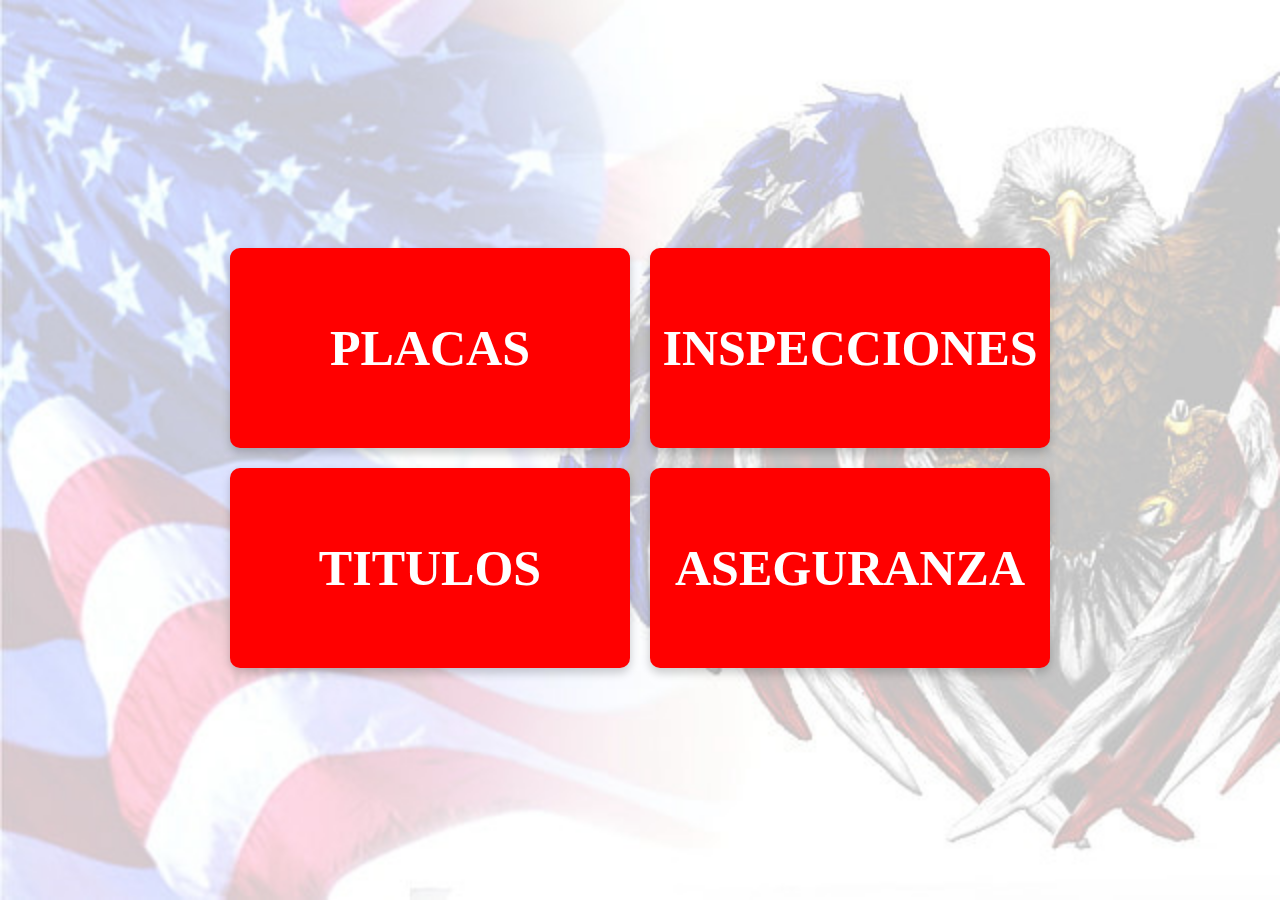
<file: Archivoshtml/menuprincipal.html>
<!DOCTYPE html>
<html>
<head>
	<title>Menú con recuadros</title>
	<link rel="stylesheet" type="text/css" href="../css/style.css">
</head>
<body>
	<div class="menu">
		<div class="columna">
			<div class="boton">PLACAS</div>
			<div class="boton">TITULOS</div>
		</div>
		<div class="columna">
			<div class="boton">INSPECCIONES</div>
			<div class="boton">ASEGURANZA</div>
		</div>
	</div>
</body>
</html>
</file>
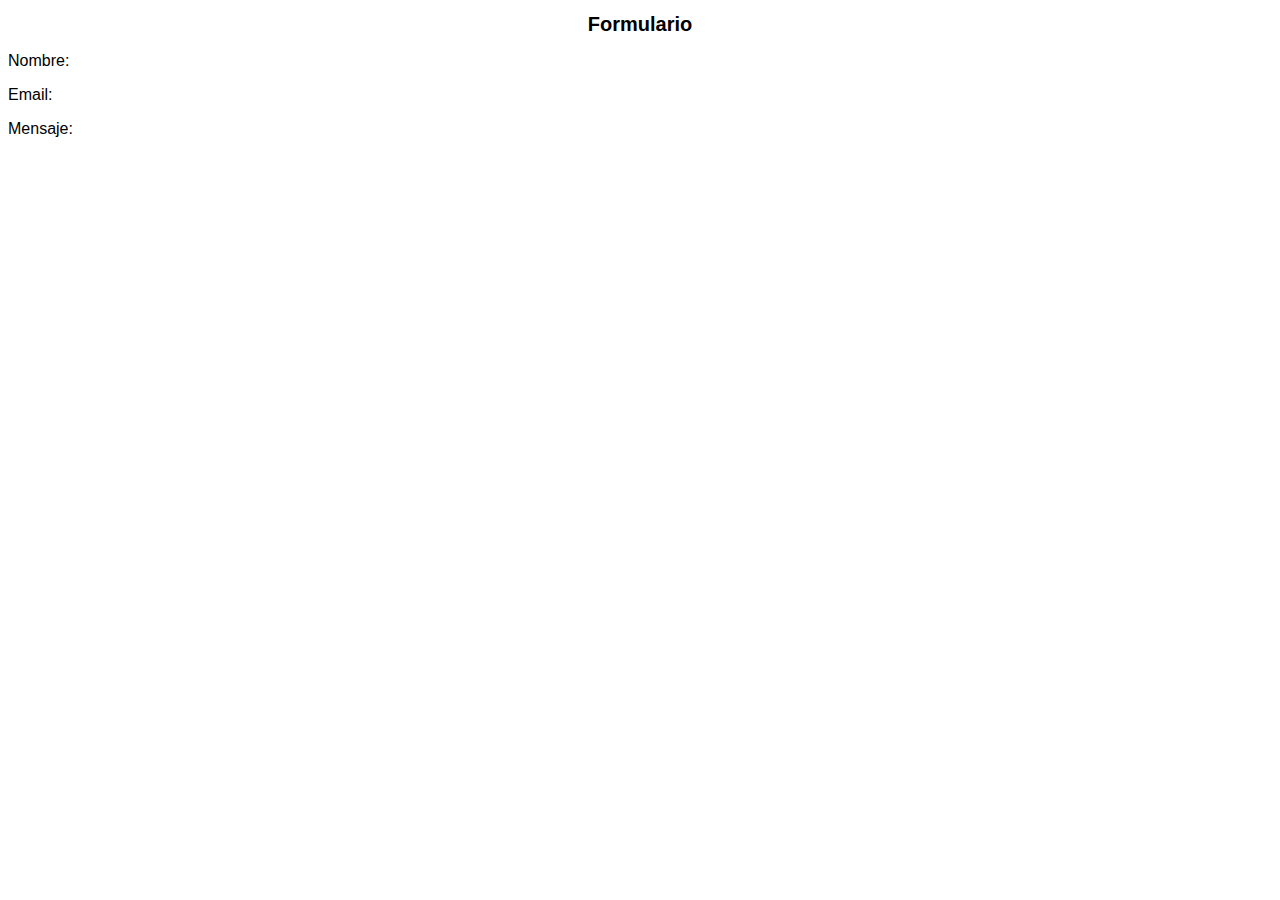
<file: carpeta de prueba/plantillaPDf.html>
<!DOCTYPE html>
<html>
  <head>
    <meta charset="utf-8">
    <title>Plantilla para PDF</title>
    <style>
      /* Estilos CSS para la plantilla */
      body {
        font-family: Arial, sans-serif;
      }
      h1 {
        font-size: 20px;
        text-align: center;
      }
      /* Etc. */
    </style>
  </head>
  <body>
    <h1>Formulario</h1>
    <p>Nombre: <span id="nombre"></span></p>
    <p>Email: <span id="email"></span></p>
    <p>Mensaje: <span id="mensaje"></span></p>
    <!-- Etc. -->
  </body>
</html>
</file>
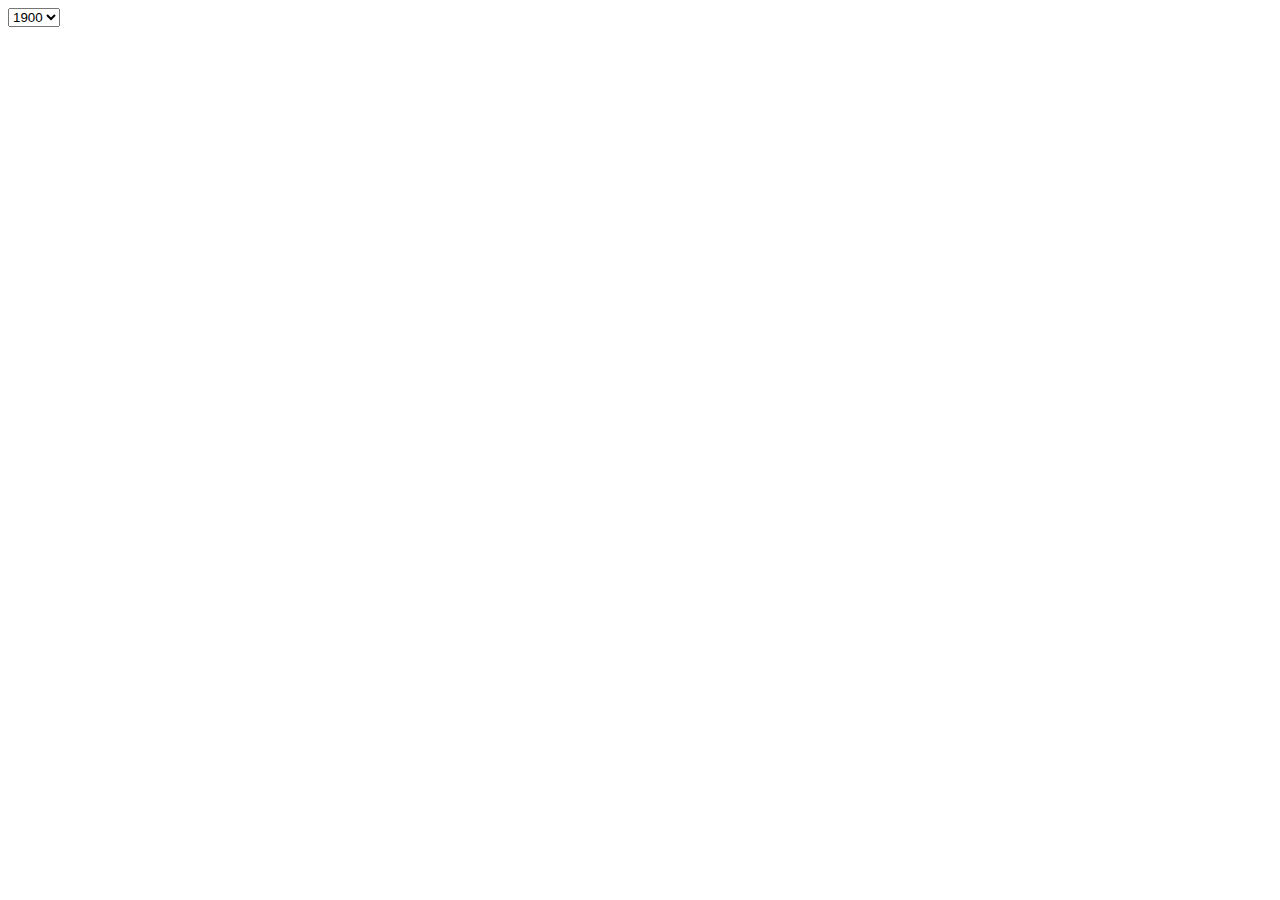
<file: carpeta de prueba/prueba2.html>
<!DOCTYPE html>
<html>
<head>
	<title>Selección de Año</title>
</head>
<body>
	<select id="anios"></select>

	<script>
		var fechaActual = new Date();
		var anioActual = fechaActual.getFullYear();

		for (var i = 1900; i <= anioActual; i++) {
			var opcion = document.createElement("option");
			opcion.value = i;
			opcion.text = i;
			document.getElementById("anios").add(opcion);
		}
	</script>
</body>
</html>
</file>
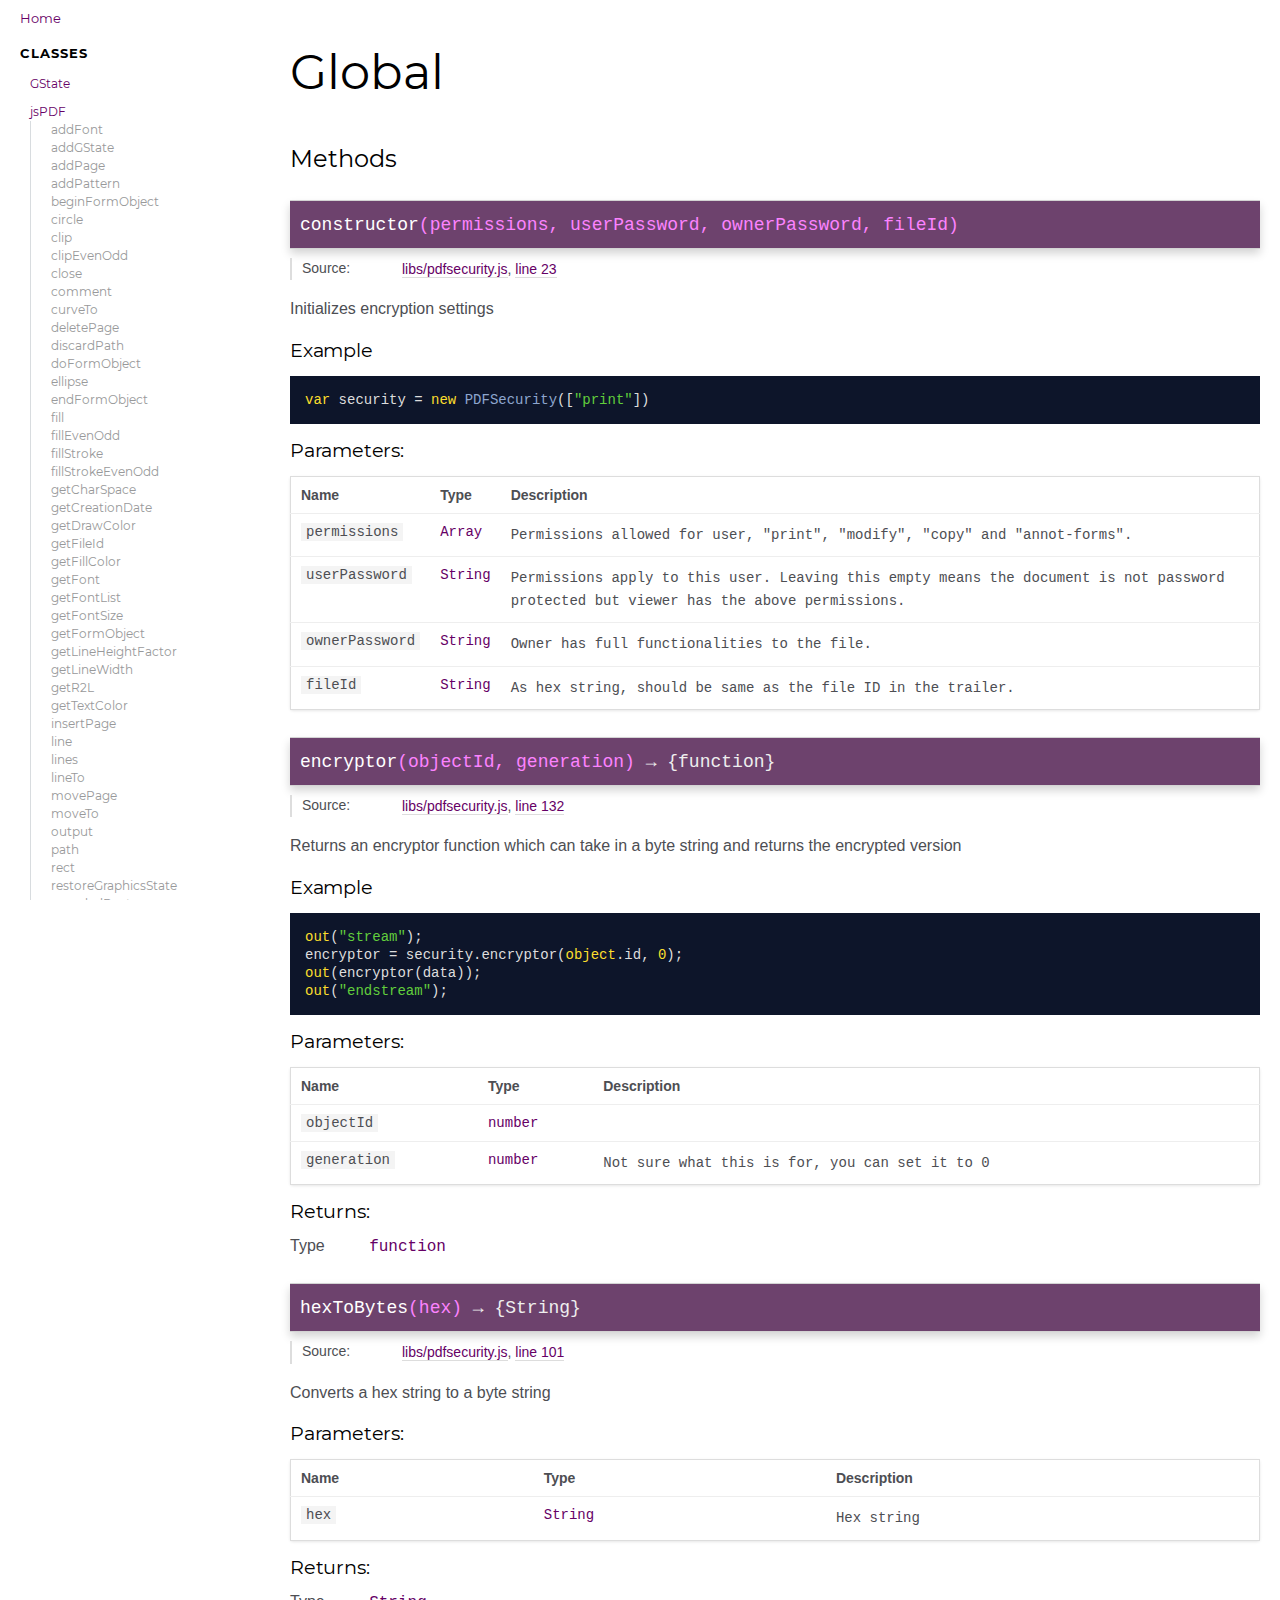
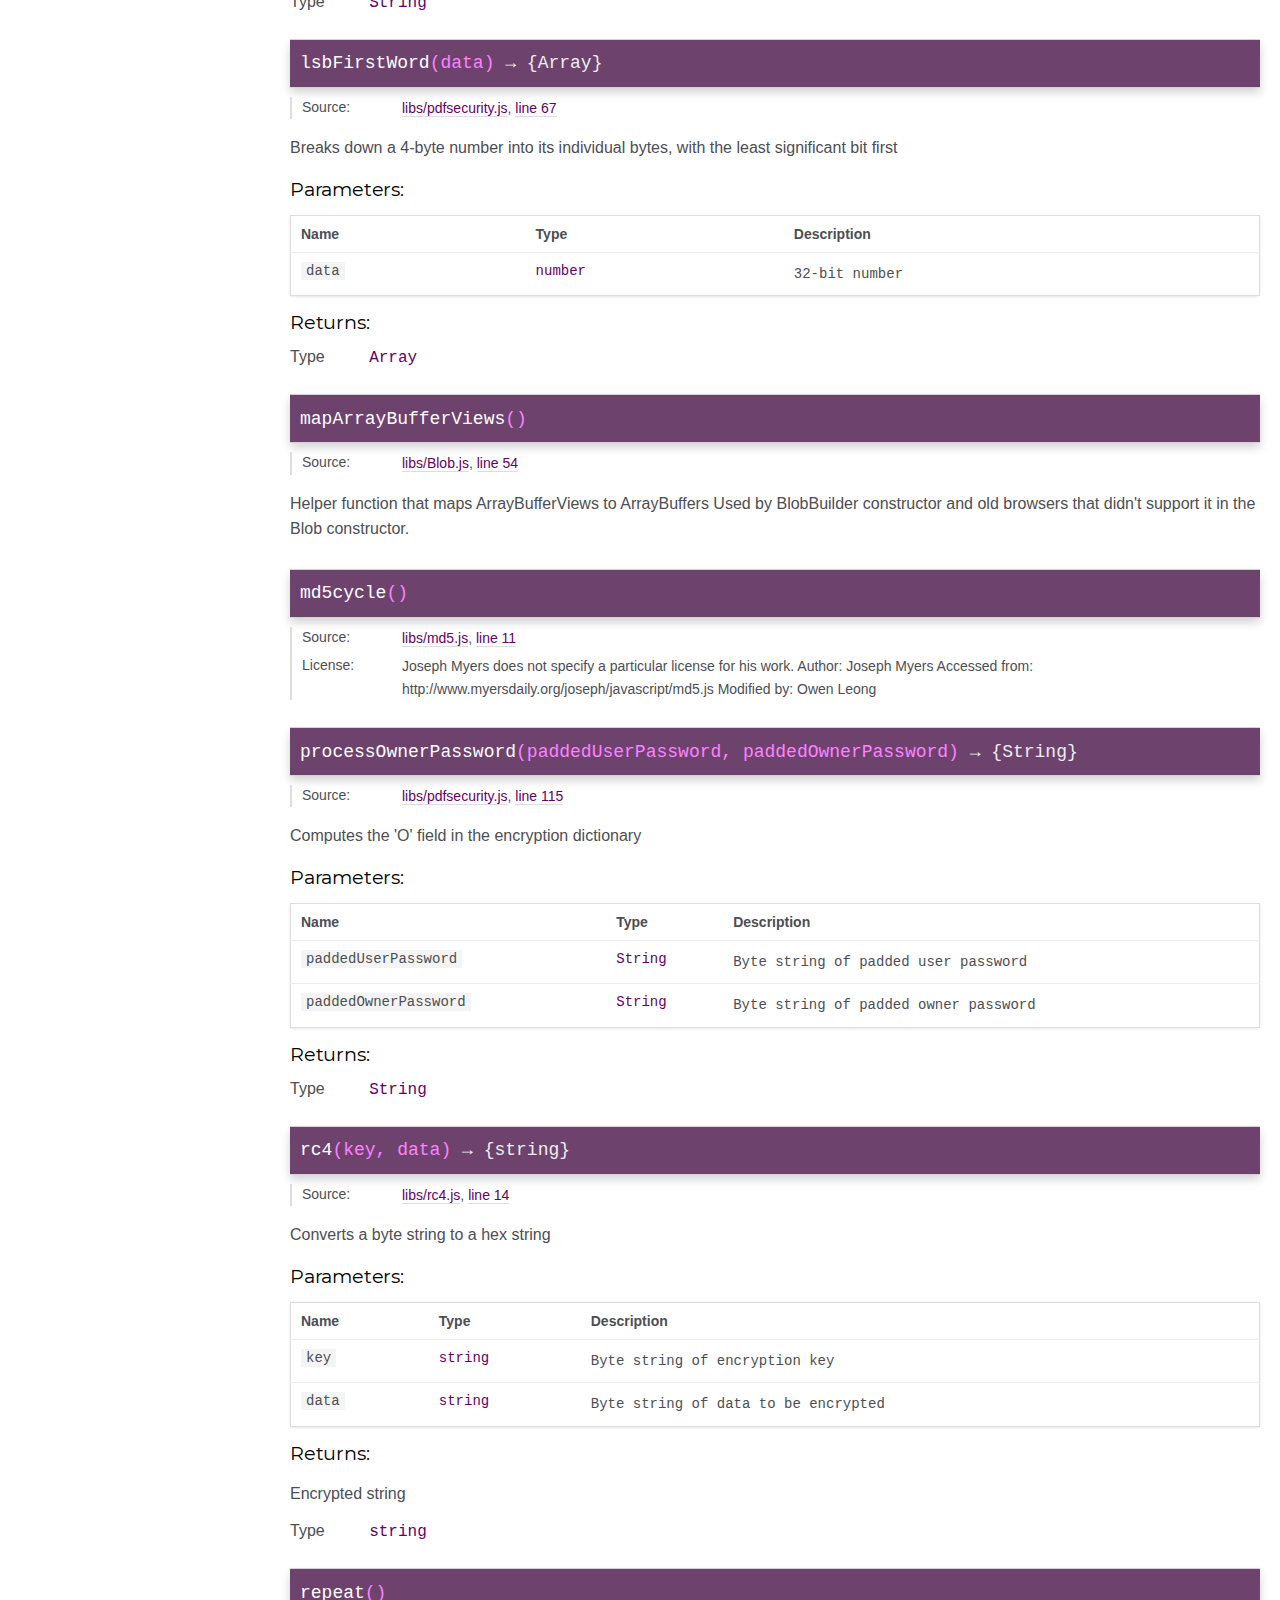
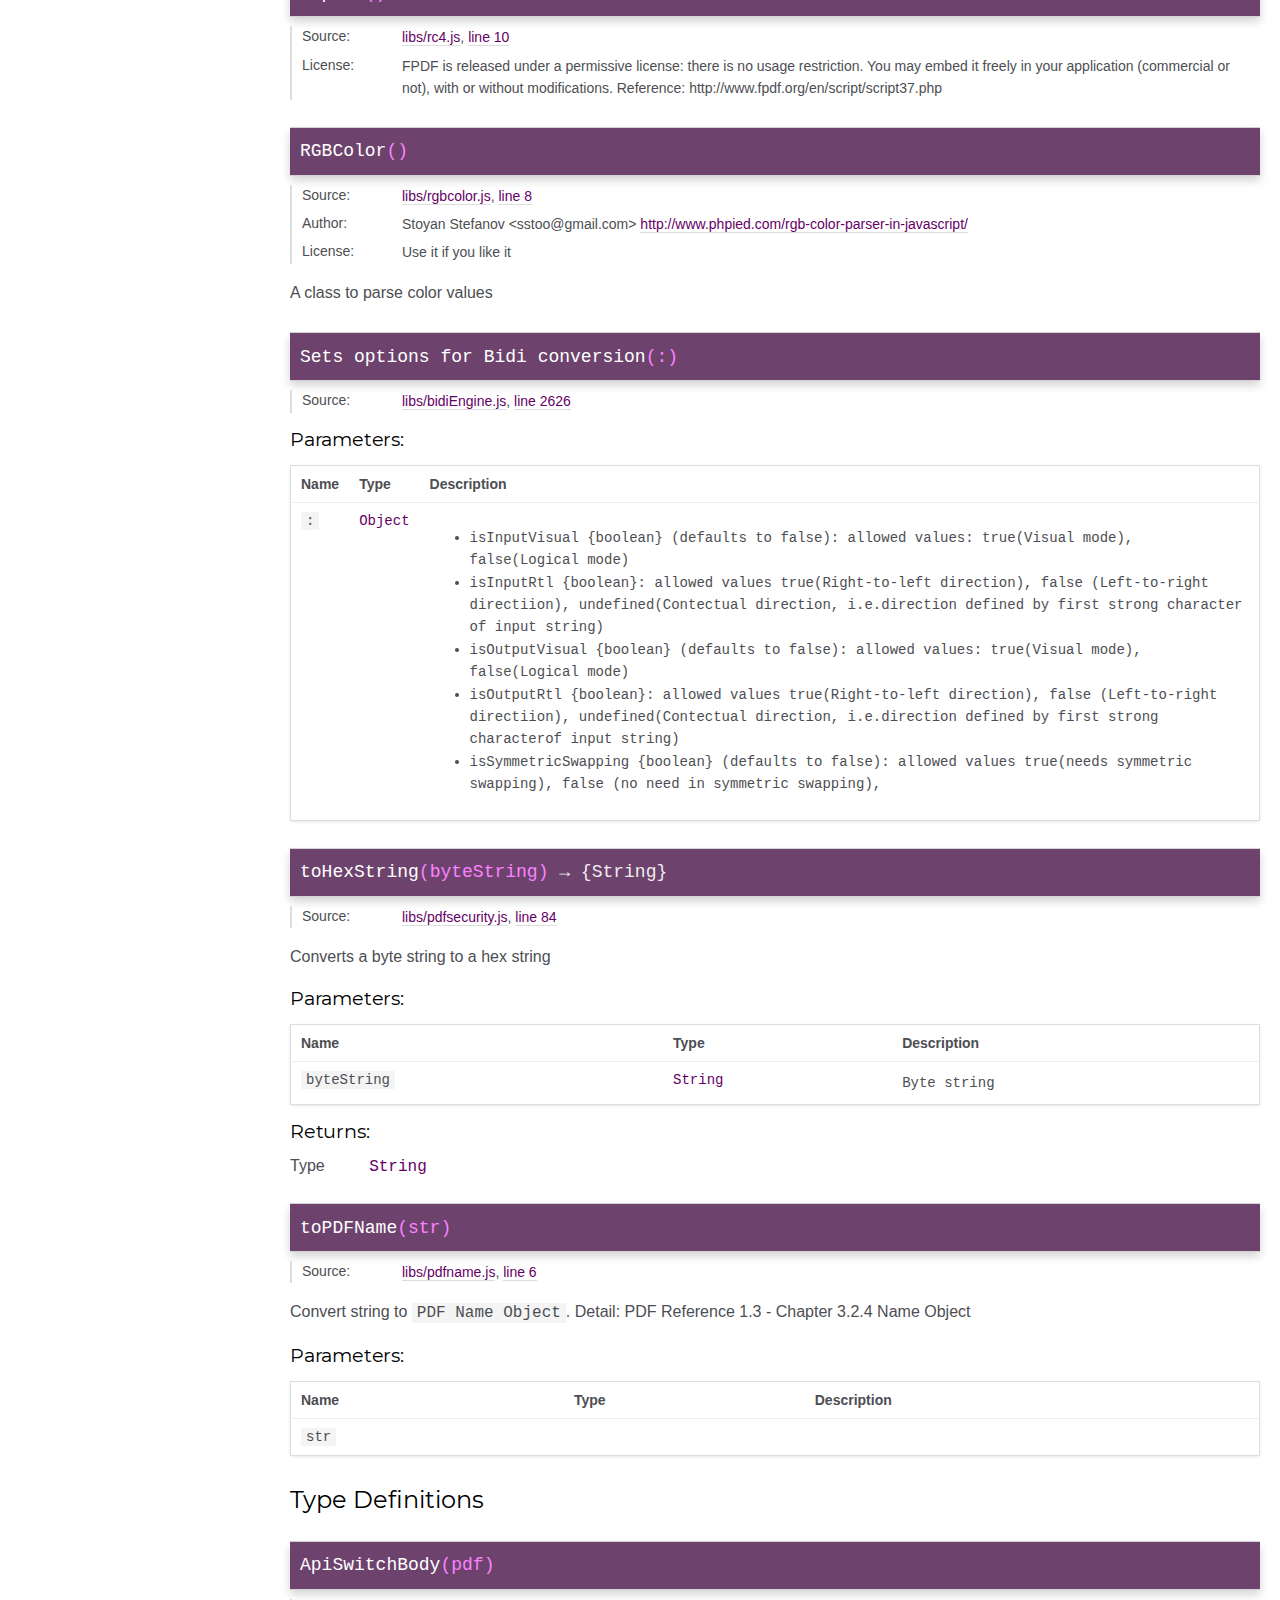
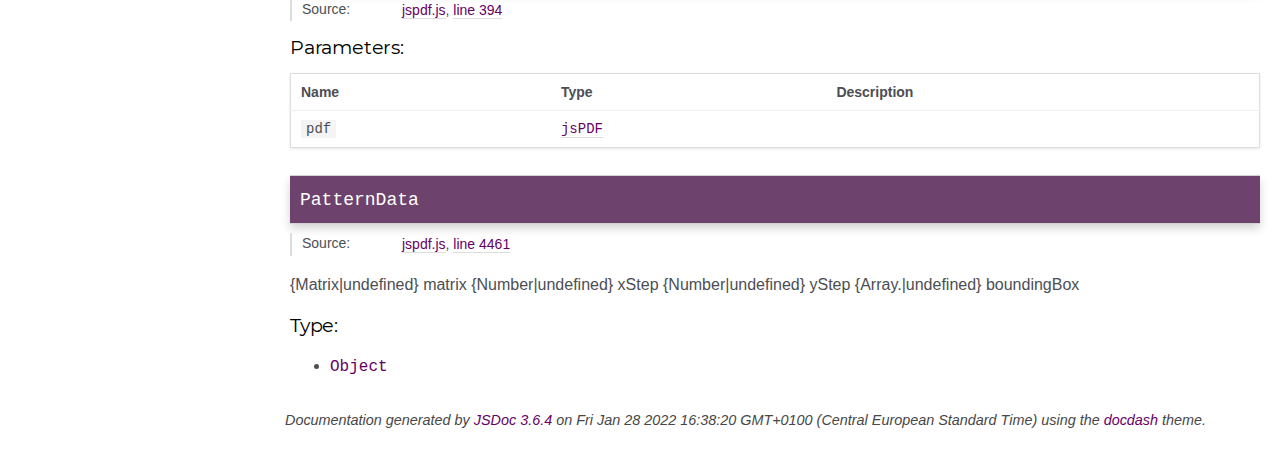
<file: jsPDF-2.5.1/docs/global.html>
<!DOCTYPE html>
<html lang="en">
<head>
    
    <meta charset="utf-8">
    <title>Global - Documentation</title>
    
    
    <script src="scripts/prettify/prettify.js"></script>
    <script src="scripts/prettify/lang-css.js"></script>
    <!--[if lt IE 9]>
      <script src="//html5shiv.googlecode.com/svn/trunk/html5.js"></script>
    <![endif]-->
    <link type="text/css" rel="stylesheet" href="styles/prettify.css">
    <link type="text/css" rel="stylesheet" href="styles/jsdoc.css">
    <script src="scripts/nav.js" defer></script>
    <meta name="viewport" content="width=device-width, initial-scale=1.0">
</head>
<body>

<input type="checkbox" id="nav-trigger" class="nav-trigger" />
<label for="nav-trigger" class="navicon-button x">
  <div class="navicon"></div>
</label>

<label for="nav-trigger" class="overlay"></label>

<nav >
    
    <h2><a href="index.html">Home</a></h2><h3>Classes</h3><ul><li><a href="GState.html">GState</a></li><li><a href="jsPDF.html">jsPDF</a><ul class='methods'><li data-type='method'><a href="jsPDF.html#addFont">addFont</a></li><li data-type='method'><a href="jsPDF.html#addGState">addGState</a></li><li data-type='method'><a href="jsPDF.html#addPage">addPage</a></li><li data-type='method'><a href="jsPDF.html#addPattern">addPattern</a></li><li data-type='method'><a href="jsPDF.html#beginFormObject">beginFormObject</a></li><li data-type='method'><a href="jsPDF.html#circle">circle</a></li><li data-type='method'><a href="jsPDF.html#clip">clip</a></li><li data-type='method'><a href="jsPDF.html#clipEvenOdd">clipEvenOdd</a></li><li data-type='method'><a href="jsPDF.html#close">close</a></li><li data-type='method'><a href="jsPDF.html#comment">comment</a></li><li data-type='method'><a href="jsPDF.html#curveTo">curveTo</a></li><li data-type='method'><a href="jsPDF.html#deletePage">deletePage</a></li><li data-type='method'><a href="jsPDF.html#discardPath">discardPath</a></li><li data-type='method'><a href="jsPDF.html#doFormObject">doFormObject</a></li><li data-type='method'><a href="jsPDF.html#ellipse">ellipse</a></li><li data-type='method'><a href="jsPDF.html#endFormObject">endFormObject</a></li><li data-type='method'><a href="jsPDF.html#fill">fill</a></li><li data-type='method'><a href="jsPDF.html#fillEvenOdd">fillEvenOdd</a></li><li data-type='method'><a href="jsPDF.html#fillStroke">fillStroke</a></li><li data-type='method'><a href="jsPDF.html#fillStrokeEvenOdd">fillStrokeEvenOdd</a></li><li data-type='method'><a href="jsPDF.html#getCharSpace">getCharSpace</a></li><li data-type='method'><a href="jsPDF.html#getCreationDate">getCreationDate</a></li><li data-type='method'><a href="jsPDF.html#getDrawColor">getDrawColor</a></li><li data-type='method'><a href="jsPDF.html#getFileId">getFileId</a></li><li data-type='method'><a href="jsPDF.html#getFillColor">getFillColor</a></li><li data-type='method'><a href="jsPDF.html#getFont">getFont</a></li><li data-type='method'><a href="jsPDF.html#getFontList">getFontList</a></li><li data-type='method'><a href="jsPDF.html#getFontSize">getFontSize</a></li><li data-type='method'><a href="jsPDF.html#getFormObject">getFormObject</a></li><li data-type='method'><a href="jsPDF.html#getLineHeightFactor">getLineHeightFactor</a></li><li data-type='method'><a href="jsPDF.html#getLineWidth">getLineWidth</a></li><li data-type='method'><a href="jsPDF.html#getR2L">getR2L</a></li><li data-type='method'><a href="jsPDF.html#getTextColor">getTextColor</a></li><li data-type='method'><a href="jsPDF.html#insertPage">insertPage</a></li><li data-type='method'><a href="jsPDF.html#line">line</a></li><li data-type='method'><a href="jsPDF.html#lines">lines</a></li><li data-type='method'><a href="jsPDF.html#lineTo">lineTo</a></li><li data-type='method'><a href="jsPDF.html#movePage">movePage</a></li><li data-type='method'><a href="jsPDF.html#moveTo">moveTo</a></li><li data-type='method'><a href="jsPDF.html#output">output</a></li><li data-type='method'><a href="jsPDF.html#path">path</a></li><li data-type='method'><a href="jsPDF.html#rect">rect</a></li><li data-type='method'><a href="jsPDF.html#restoreGraphicsState">restoreGraphicsState</a></li><li data-type='method'><a href="jsPDF.html#roundedRect">roundedRect</a></li><li data-type='method'><a href="jsPDF.html#save">save</a></li><li data-type='method'><a href="jsPDF.html#saveGraphicsState">saveGraphicsState</a></li><li data-type='method'><a href="jsPDF.html#setCharSpace">setCharSpace</a></li><li data-type='method'><a href="jsPDF.html#setCreationDate">setCreationDate</a></li><li data-type='method'><a href="jsPDF.html#setCurrentTransformationMatrix">setCurrentTransformationMatrix</a></li><li data-type='method'><a href="jsPDF.html#setDisplayMode">setDisplayMode</a></li><li data-type='method'><a href="jsPDF.html#setDocumentProperties">setDocumentProperties</a></li><li data-type='method'><a href="jsPDF.html#setDrawColor">setDrawColor</a></li><li data-type='method'><a href="jsPDF.html#setFileId">setFileId</a></li><li data-type='method'><a href="jsPDF.html#setFillColor">setFillColor</a></li><li data-type='method'><a href="jsPDF.html#setFont">setFont</a></li><li data-type='method'><a href="jsPDF.html#setFontSize">setFontSize</a></li><li data-type='method'><a href="jsPDF.html#setGState">setGState</a></li><li data-type='method'><a href="jsPDF.html#setLineCap">setLineCap</a></li><li data-type='method'><a href="jsPDF.html#setLineDashPattern">setLineDashPattern</a></li><li data-type='method'><a href="jsPDF.html#setLineHeightFactor">setLineHeightFactor</a></li><li data-type='method'><a href="jsPDF.html#setLineJoin">setLineJoin</a></li><li data-type='method'><a href="jsPDF.html#setLineMiterLimit">setLineMiterLimit</a></li><li data-type='method'><a href="jsPDF.html#setLineWidth">setLineWidth</a></li><li data-type='method'><a href="jsPDF.html#setPage">setPage</a></li><li data-type='method'><a href="jsPDF.html#setPrecision">setPrecision</a></li><li data-type='method'><a href="jsPDF.html#setR2L">setR2L</a></li><li data-type='method'><a href="jsPDF.html#setTextColor">setTextColor</a></li><li data-type='method'><a href="jsPDF.html#stroke">stroke</a></li><li data-type='method'><a href="jsPDF.html#text">text</a></li><li data-type='method'><a href="jsPDF.html#triangle">triangle</a></li><li data-type='method'><a href="jsPDF.html#~addGState">addGState</a></li><li data-type='method'><a href="jsPDF.html#~addPattern">addPattern</a></li><li data-type='method'><a href="jsPDF.html#~hasHotfix">hasHotfix</a></li><li data-type='method'><a href="jsPDF.html#~Point">Point</a></li><li data-type='method'><a href="jsPDF.html#~Rectangle">Rectangle</a></li><li data-type='method'><a href="jsPDF.html#~RenderTarget">RenderTarget</a></li></ul></li><li><a href="jsPDF-API.GState.html">GState</a></li><li><a href="jsPDF-API.ShadingPattern.html">ShadingPattern</a></li><li><a href="jsPDF-API.TilingPattern.html">TilingPattern</a></li><li><a href="Matrix.html">Matrix</a><ul class='methods'><li data-type='method'><a href="Matrix.html#applyToPoint">applyToPoint</a></li><li data-type='method'><a href="Matrix.html#applyToRectangle">applyToRectangle</a></li><li data-type='method'><a href="Matrix.html#clone">clone</a></li><li data-type='method'><a href="Matrix.html#decompose">decompose</a></li><li data-type='method'><a href="Matrix.html#inversed">inversed</a></li><li data-type='method'><a href="Matrix.html#join">join</a></li><li data-type='method'><a href="Matrix.html#multiply">multiply</a></li><li data-type='method'><a href="Matrix.html#toString">toString</a></li></ul></li><li><a href="module-AcroForm-AcroFormButton.html">AcroFormButton</a></li><li><a href="module-AcroForm-AcroFormCheckBox.html">AcroFormCheckBox</a></li><li><a href="module-AcroForm-AcroFormChoiceField.html">AcroFormChoiceField</a></li><li><a href="module-AcroForm-AcroFormComboBox.html">AcroFormComboBox</a><ul class='methods'><li data-type='method'><a href="module-AcroForm-AcroFormComboBox.html#addOption">addOption</a></li><li data-type='method'><a href="module-AcroForm-AcroFormComboBox.html#getOptions">getOptions</a></li><li data-type='method'><a href="module-AcroForm-AcroFormComboBox.html#removeOption">removeOption</a></li><li data-type='method'><a href="module-AcroForm-AcroFormComboBox.html#setOptions">setOptions</a></li></ul></li><li><a href="module-AcroForm-AcroFormEditBox.html">AcroFormEditBox</a><ul class='methods'><li data-type='method'><a href="module-AcroForm-AcroFormEditBox.html#addOption">addOption</a></li><li data-type='method'><a href="module-AcroForm-AcroFormEditBox.html#getOptions">getOptions</a></li><li data-type='method'><a href="module-AcroForm-AcroFormEditBox.html#removeOption">removeOption</a></li><li data-type='method'><a href="module-AcroForm-AcroFormEditBox.html#setOptions">setOptions</a></li></ul></li><li><a href="module-AcroForm-AcroFormField.html">AcroFormField</a></li><li><a href="module-AcroForm-AcroFormListBox.html">AcroFormListBox</a><ul class='methods'><li data-type='method'><a href="module-AcroForm-AcroFormListBox.html#addOption">addOption</a></li><li data-type='method'><a href="module-AcroForm-AcroFormListBox.html#getOptions">getOptions</a></li><li data-type='method'><a href="module-AcroForm-AcroFormListBox.html#removeOption">removeOption</a></li><li data-type='method'><a href="module-AcroForm-AcroFormListBox.html#setOptions">setOptions</a></li></ul></li><li><a href="module-AcroForm-AcroFormPasswordField.html">AcroFormPasswordField</a></li><li><a href="module-AcroForm-AcroFormPDFObject.html">AcroFormPDFObject</a></li><li><a href="module-AcroForm-AcroFormPushButton.html">AcroFormPushButton</a></li><li><a href="module-AcroForm-AcroFormRadioButton.html">AcroFormRadioButton</a></li><li><a href="module-AcroForm-AcroFormTextField.html">AcroFormTextField</a></li><li><a href="module-canvas-Canvas.html">Canvas</a></li></ul><h3>Modules</h3><ul><li><a href="module-AcroForm.html">AcroForm</a><ul class='methods'><li data-type='method'><a href="module-AcroForm.html#addField">addField</a></li><li data-type='method'><a href="module-AcroForm.html#~AcroFormDictionaryCallback">AcroFormDictionaryCallback</a></li><li data-type='method'><a href="module-AcroForm.html#~calculateFontSpace">calculateFontSpace</a></li><li data-type='method'><a href="module-AcroForm.html#~createAnnotationReference">createAnnotationReference</a></li><li data-type='method'><a href="module-AcroForm.html#~createFieldCallback">createFieldCallback</a></li></ul></li><li><a href="module-addImage.html">addImage</a><ul class='methods'><li data-type='method'><a href="module-addImage.html#~addImage">addImage</a></li><li data-type='method'><a href="module-addImage.html#~arrayBufferToBinaryString">arrayBufferToBinaryString</a></li><li data-type='method'><a href="module-addImage.html#~binaryStringToUint8Array">binaryStringToUint8Array</a></li><li data-type='method'><a href="module-addImage.html#~convertBase64ToBinaryString">convertBase64ToBinaryString</a></li><li data-type='method'><a href="module-addImage.html#~extractImageFromDataUrl">extractImageFromDataUrl</a></li><li data-type='method'><a href="module-addImage.html#~getImageFileTypeByImageData">getImageFileTypeByImageData</a></li><li data-type='method'><a href="module-addImage.html#~getImageProperties">getImageProperties</a></li><li data-type='method'><a href="module-addImage.html#~isArrayBuffer">isArrayBuffer</a></li><li data-type='method'><a href="module-addImage.html#~isArrayBufferView">isArrayBufferView</a></li><li data-type='method'><a href="module-addImage.html#~sHashCode">sHashCode</a></li><li data-type='method'><a href="module-addImage.html#~supportsArrayBuffer">supportsArrayBuffer</a></li><li data-type='method'><a href="module-addImage.html#~validateStringAsBase64">validateStringAsBase64</a></li></ul></li><li><a href="module-annotations.html">annotations</a><ul class='methods'><li data-type='method'><a href="module-annotations.html#~createAnnotation">createAnnotation</a></li><li data-type='method'><a href="module-annotations.html#~getTextWidth">getTextWidth</a></li><li data-type='method'><a href="module-annotations.html#~link">link</a></li><li data-type='method'><a href="module-annotations.html#~textWithLink">textWithLink</a></li></ul></li><li><a href="module-arabic.html">arabic</a><ul class='methods'><li data-type='method'><a href="module-arabic.html#~processArabic">processArabic</a></li></ul></li><li><a href="module-autoprint.html">autoprint</a><ul class='methods'><li data-type='method'><a href="module-autoprint.html#~autoPrint">autoPrint</a></li></ul></li><li><a href="module-bmp_support.html">bmp_support</a></li><li><a href="module-canvas.html">canvas</a><ul class='methods'><li data-type='method'><a href="module-canvas.html#~getContext">getContext</a></li><li data-type='method'><a href="module-canvas.html#~toDataURL">toDataURL</a></li></ul></li><li><a href="module-cell.html">cell</a><ul class='methods'><li data-type='method'><a href="module-cell.html#~cell">cell</a></li><li data-type='method'><a href="module-cell.html#~cellAddPage">cellAddPage</a></li><li data-type='method'><a href="module-cell.html#~getTextDimensions">getTextDimensions</a></li><li data-type='method'><a href="module-cell.html#~printHeaderRow">printHeaderRow</a></li><li data-type='method'><a href="module-cell.html#~setHeaderFunction">setHeaderFunction</a></li><li data-type='method'><a href="module-cell.html#~setTableHeaderRow">setTableHeaderRow</a></li><li data-type='method'><a href="module-cell.html#~table">table</a></li></ul></li><li><a href="module-context2d.html">context2d</a><ul class='methods'><li data-type='method'><a href="module-context2d.html#~arc">arc</a></li><li data-type='method'><a href="module-context2d.html#~arcTo">arcTo</a></li><li data-type='method'><a href="module-context2d.html#~beginPath">beginPath</a></li><li data-type='method'><a href="module-context2d.html#~bezierCurveTo">bezierCurveTo</a></li><li data-type='method'><a href="module-context2d.html#~clearRect">clearRect</a></li><li data-type='method'><a href="module-context2d.html#~clip">clip</a></li><li data-type='method'><a href="module-context2d.html#~closePath">closePath</a></li><li data-type='method'><a href="module-context2d.html#~createArc">createArc</a></li><li data-type='method'><a href="module-context2d.html#~fillRect">fillRect</a></li><li data-type='method'><a href="module-context2d.html#~fillText">fillText</a></li><li data-type='method'><a href="module-context2d.html#~getLineDash">getLineDash</a></li><li data-type='method'><a href="module-context2d.html#~lineTo">lineTo</a></li><li data-type='method'><a href="module-context2d.html#~measureText">measureText</a></li><li data-type='method'><a href="module-context2d.html#~moveTo">moveTo</a></li><li data-type='method'><a href="module-context2d.html#~quadraticCurveTo">quadraticCurveTo</a></li><li data-type='method'><a href="module-context2d.html#~rect">rect</a></li><li data-type='method'><a href="module-context2d.html#~restore">restore</a></li><li data-type='method'><a href="module-context2d.html#~rotate">rotate</a></li><li data-type='method'><a href="module-context2d.html#~save">save</a></li><li data-type='method'><a href="module-context2d.html#~scale">scale</a></li><li data-type='method'><a href="module-context2d.html#~setLineDash">setLineDash</a></li><li data-type='method'><a href="module-context2d.html#~setTransform">setTransform</a></li><li data-type='method'><a href="module-context2d.html#~stroke">stroke</a></li><li data-type='method'><a href="module-context2d.html#~strokeRect">strokeRect</a></li><li data-type='method'><a href="module-context2d.html#~strokeText">strokeText</a></li><li data-type='method'><a href="module-context2d.html#~toDataURL">toDataURL</a></li><li data-type='method'><a href="module-context2d.html#~transform">transform</a></li><li data-type='method'><a href="module-context2d.html#~translate">translate</a></li></ul></li><li><a href="module-fileloading.html">fileloading</a><ul class='methods'><li data-type='method'><a href="module-fileloading.html#~loadFile">loadFile</a></li><li data-type='method'><a href="module-fileloading.html#~loadImageFile">loadImageFile</a></li></ul></li><li><a href="module-gif_support.html">gif_support</a></li><li><a href="module-html.html">html</a><ul class='methods'><li data-type='method'><a href="module-html.html#~html">html</a></li></ul></li><li><a href="module-javascript.html">javascript</a><ul class='methods'><li data-type='method'><a href="module-javascript.html#~addJS">addJS</a></li></ul></li><li><a href="module-jpeg_support.html">jpeg_support</a></li><li><a href="module-outline.html">outline</a></li><li><a href="module-png_support.html">png_support</a></li><li><a href="module-rgba_support.html">rgba_support</a></li><li><a href="module-setLanguage.html">setLanguage</a><ul class='methods'><li data-type='method'><a href="module-setLanguage.html#~setLanguage">setLanguage</a></li></ul></li><li><a href="module-split_text_to_size.html">split_text_to_size</a><ul class='methods'><li data-type='method'><a href="module-split_text_to_size.html#~getCharWidthsArray">getCharWidthsArray</a></li><li data-type='method'><a href="module-split_text_to_size.html#~getStringUnitWidth">getStringUnitWidth</a></li><li data-type='method'><a href="module-split_text_to_size.html#~splitTextToSize">splitTextToSize</a></li></ul></li><li><a href="module-standard_fonts_metrics.html">standard_fonts_metrics</a></li><li><a href="module-svg.html">svg</a><ul class='methods'><li data-type='method'><a href="module-svg.html#~addSvgAsImage">addSvgAsImage</a></li></ul></li><li><a href="module-total_pages.html">total_pages</a><ul class='methods'><li data-type='method'><a href="module-total_pages.html#~putTotalPages">putTotalPages</a></li></ul></li><li><a href="module-ttfsupport.html">ttfsupport</a></li><li><a href="module-utf8.html">utf8</a></li><li><a href="module-vFS.html">vFS</a><ul class='methods'><li data-type='method'><a href="module-vFS.html#~addFileToVFS">addFileToVFS</a></li><li data-type='method'><a href="module-vFS.html#~existsFileInVFS">existsFileInVFS</a></li><li data-type='method'><a href="module-vFS.html#~getFileFromVFS">getFileFromVFS</a></li></ul></li><li><a href="module-viewerpreferences.html">viewerpreferences</a><ul class='methods'><li data-type='method'><a href="module-viewerpreferences.html#~viewerPreferences">viewerPreferences</a></li></ul></li><li><a href="module-webp_support.html">webp_support</a></li><li><a href="module-xmp_metadata.html">xmp_metadata</a><ul class='methods'><li data-type='method'><a href="module-xmp_metadata.html#~addMetadata">addMetadata</a></li></ul></li></ul><h3>Global</h3><ul><li><a href="global.html#constructor">constructor</a></li><li><a href="global.html#encryptor">encryptor</a></li><li><a href="global.html#hexToBytes">hexToBytes</a></li><li><a href="global.html#lsbFirstWord">lsbFirstWord</a></li><li><a href="global.html#mapArrayBufferViews">mapArrayBufferViews</a></li><li><a href="global.html#md5cycle">md5cycle</a></li><li><a href="global.html#processOwnerPassword">processOwnerPassword</a></li><li><a href="global.html#rc4">rc4</a></li><li><a href="global.html#repeat">repeat</a></li><li><a href="global.html#RGBColor">RGBColor</a></li><li><a href="global.html#SetsoptionsforBidiconversion">Sets options for Bidi conversion</a></li><li><a href="global.html#toHexString">toHexString</a></li><li><a href="global.html#toPDFName">toPDFName</a></li></ul>
</nav>

<div id="main">
    
    <h1 class="page-title">Global</h1>
    

    




<section>

<header>
    
        <h2>
        
        </h2>
        
    
</header>

<article>
    
        <div class="container-overview">
        
            

<dl class="details">

    

    

    

    

    

    

    

    

    

    

    

    

    

    

    

    
</dl>




            

            
        
        </div>
    

    

    

    
    
    

     

    

    

    
        <h3 class="subsection-title">Methods</h3>

        
            

    

    <h4 class="name" id="constructor"><span class="type-signature"></span>constructor<span class="signature">(permissions, userPassword, ownerPassword, fileId)</span><span class="type-signature"></span></h4>

    




<dl class="details">

    
    <dt class="tag-source">Source:</dt>
    <dd class="tag-source"><ul class="dummy"><li>
        <a href="libs_pdfsecurity.js.html">libs/pdfsecurity.js</a>, <a href="libs_pdfsecurity.js.html#line23">line 23</a>
    </li></ul></dd>
    

    

    

    

    

    

    

    

    

    

    

    

    

    

    

    
</dl>





<div class="description usertext">
    <p>Initializes encryption settings</p>
</div>









    <h5>Example</h5>
    
    <pre class="prettyprint"><code>var security = new PDFSecurity(["print"])</code></pre>




    <h5>Parameters:</h5>
    

<table class="params">
    <thead>
    <tr>
        
        <th>Name</th>
        

        <th>Type</th>

        

        

        <th class="last">Description</th>
    </tr>
    </thead>

    <tbody>
    

        <tr>
            
                <td class="name"><code>permissions</code></td>
            

            <td class="type">
            
                
<span class="param-type">Array</span>


            
            </td>

            

            

            <td class="description last"><p>Permissions allowed for user, &quot;print&quot;, &quot;modify&quot;, &quot;copy&quot; and &quot;annot-forms&quot;.</p></td>
        </tr>

    

        <tr>
            
                <td class="name"><code>userPassword</code></td>
            

            <td class="type">
            
                
<span class="param-type">String</span>


            
            </td>

            

            

            <td class="description last"><p>Permissions apply to this user. Leaving this empty means the document
is not password protected but viewer has the above permissions.</p></td>
        </tr>

    

        <tr>
            
                <td class="name"><code>ownerPassword</code></td>
            

            <td class="type">
            
                
<span class="param-type">String</span>


            
            </td>

            

            

            <td class="description last"><p>Owner has full functionalities to the file.</p></td>
        </tr>

    

        <tr>
            
                <td class="name"><code>fileId</code></td>
            

            <td class="type">
            
                
<span class="param-type">String</span>


            
            </td>

            

            

            <td class="description last"><p>As hex string, should be same as the file ID in the trailer.</p></td>
        </tr>

    
    </tbody>
</table>



















        
            

    

    <h4 class="name" id="encryptor"><span class="type-signature"></span>encryptor<span class="signature">(objectId, generation)</span><span class="type-signature"> &rarr; {function}</span></h4>

    




<dl class="details">

    
    <dt class="tag-source">Source:</dt>
    <dd class="tag-source"><ul class="dummy"><li>
        <a href="libs_pdfsecurity.js.html">libs/pdfsecurity.js</a>, <a href="libs_pdfsecurity.js.html#line132">line 132</a>
    </li></ul></dd>
    

    

    

    

    

    

    

    

    

    

    

    

    

    

    

    
</dl>





<div class="description usertext">
    <p>Returns an encryptor function which can take in a byte string and returns the encrypted version</p>
</div>









    <h5>Example</h5>
    
    <pre class="prettyprint"><code>out("stream");encryptor = security.encryptor(object.id, 0);out(encryptor(data));out("endstream");</code></pre>




    <h5>Parameters:</h5>
    

<table class="params">
    <thead>
    <tr>
        
        <th>Name</th>
        

        <th>Type</th>

        

        

        <th class="last">Description</th>
    </tr>
    </thead>

    <tbody>
    

        <tr>
            
                <td class="name"><code>objectId</code></td>
            

            <td class="type">
            
                
<span class="param-type">number</span>


            
            </td>

            

            

            <td class="description last"></td>
        </tr>

    

        <tr>
            
                <td class="name"><code>generation</code></td>
            

            <td class="type">
            
                
<span class="param-type">number</span>


            
            </td>

            

            

            <td class="description last"><p>Not sure what this is for, you can set it to 0</p></td>
        </tr>

    
    </tbody>
</table>
















<h5>Returns:</h5>

        


<dl class="param-type">
    <dt>
        Type
    </dt>
    <dd>
        
<span class="param-type">function</span>


    </dd>
</dl>

    



        
            

    

    <h4 class="name" id="hexToBytes"><span class="type-signature"></span>hexToBytes<span class="signature">(hex)</span><span class="type-signature"> &rarr; {String}</span></h4>

    




<dl class="details">

    
    <dt class="tag-source">Source:</dt>
    <dd class="tag-source"><ul class="dummy"><li>
        <a href="libs_pdfsecurity.js.html">libs/pdfsecurity.js</a>, <a href="libs_pdfsecurity.js.html#line101">line 101</a>
    </li></ul></dd>
    

    

    

    

    

    

    

    

    

    

    

    

    

    

    

    
</dl>





<div class="description usertext">
    <p>Converts a hex string to a byte string</p>
</div>











    <h5>Parameters:</h5>
    

<table class="params">
    <thead>
    <tr>
        
        <th>Name</th>
        

        <th>Type</th>

        

        

        <th class="last">Description</th>
    </tr>
    </thead>

    <tbody>
    

        <tr>
            
                <td class="name"><code>hex</code></td>
            

            <td class="type">
            
                
<span class="param-type">String</span>


            
            </td>

            

            

            <td class="description last"><p>Hex string</p></td>
        </tr>

    
    </tbody>
</table>
















<h5>Returns:</h5>

        


<dl class="param-type">
    <dt>
        Type
    </dt>
    <dd>
        
<span class="param-type">String</span>


    </dd>
</dl>

    



        
            

    

    <h4 class="name" id="lsbFirstWord"><span class="type-signature"></span>lsbFirstWord<span class="signature">(data)</span><span class="type-signature"> &rarr; {Array}</span></h4>

    




<dl class="details">

    
    <dt class="tag-source">Source:</dt>
    <dd class="tag-source"><ul class="dummy"><li>
        <a href="libs_pdfsecurity.js.html">libs/pdfsecurity.js</a>, <a href="libs_pdfsecurity.js.html#line67">line 67</a>
    </li></ul></dd>
    

    

    

    

    

    

    

    

    

    

    

    

    

    

    

    
</dl>





<div class="description usertext">
    <p>Breaks down a 4-byte number into its individual bytes, with the least significant bit first</p>
</div>











    <h5>Parameters:</h5>
    

<table class="params">
    <thead>
    <tr>
        
        <th>Name</th>
        

        <th>Type</th>

        

        

        <th class="last">Description</th>
    </tr>
    </thead>

    <tbody>
    

        <tr>
            
                <td class="name"><code>data</code></td>
            

            <td class="type">
            
                
<span class="param-type">number</span>


            
            </td>

            

            

            <td class="description last"><p>32-bit number</p></td>
        </tr>

    
    </tbody>
</table>
















<h5>Returns:</h5>

        


<dl class="param-type">
    <dt>
        Type
    </dt>
    <dd>
        
<span class="param-type">Array</span>


    </dd>
</dl>

    



        
            

    

    <h4 class="name" id="mapArrayBufferViews"><span class="type-signature"></span>mapArrayBufferViews<span class="signature">()</span><span class="type-signature"></span></h4>

    




<dl class="details">

    
    <dt class="tag-source">Source:</dt>
    <dd class="tag-source"><ul class="dummy"><li>
        <a href="libs_Blob.js.html">libs/Blob.js</a>, <a href="libs_Blob.js.html#line54">line 54</a>
    </li></ul></dd>
    

    

    

    

    

    

    

    

    

    

    

    

    

    

    

    
</dl>





<div class="description usertext">
    <p>Helper function that maps ArrayBufferViews to ArrayBuffers
Used by BlobBuilder constructor and old browsers that didn't
support it in the Blob constructor.</p>
</div>




























        
            

    

    <h4 class="name" id="md5cycle"><span class="type-signature"></span>md5cycle<span class="signature">()</span><span class="type-signature"></span></h4>

    




<dl class="details">

    
    <dt class="tag-source">Source:</dt>
    <dd class="tag-source"><ul class="dummy"><li>
        <a href="libs_md5.js.html">libs/md5.js</a>, <a href="libs_md5.js.html#line11">line 11</a>
    </li></ul></dd>
    

    

    

    

    

    

    

    

    

    

    

    
    <dt class="tag-license">License:</dt>
    <dd class="tag-license"><ul class="dummy"><li>Joseph Myers does not specify a particular license for his work.

Author: Joseph Myers
Accessed from: http://www.myersdaily.org/joseph/javascript/md5.js

Modified by: Owen Leong</li></ul></dd>
    

    

    

    

    
</dl>
































        
            

    

    <h4 class="name" id="processOwnerPassword"><span class="type-signature"></span>processOwnerPassword<span class="signature">(paddedUserPassword, paddedOwnerPassword)</span><span class="type-signature"> &rarr; {String}</span></h4>

    




<dl class="details">

    
    <dt class="tag-source">Source:</dt>
    <dd class="tag-source"><ul class="dummy"><li>
        <a href="libs_pdfsecurity.js.html">libs/pdfsecurity.js</a>, <a href="libs_pdfsecurity.js.html#line115">line 115</a>
    </li></ul></dd>
    

    

    

    

    

    

    

    

    

    

    

    

    

    

    

    
</dl>





<div class="description usertext">
    <p>Computes the 'O' field in the encryption dictionary</p>
</div>











    <h5>Parameters:</h5>
    

<table class="params">
    <thead>
    <tr>
        
        <th>Name</th>
        

        <th>Type</th>

        

        

        <th class="last">Description</th>
    </tr>
    </thead>

    <tbody>
    

        <tr>
            
                <td class="name"><code>paddedUserPassword</code></td>
            

            <td class="type">
            
                
<span class="param-type">String</span>


            
            </td>

            

            

            <td class="description last"><p>Byte string of padded user password</p></td>
        </tr>

    

        <tr>
            
                <td class="name"><code>paddedOwnerPassword</code></td>
            

            <td class="type">
            
                
<span class="param-type">String</span>


            
            </td>

            

            

            <td class="description last"><p>Byte string of padded owner password</p></td>
        </tr>

    
    </tbody>
</table>
















<h5>Returns:</h5>

        


<dl class="param-type">
    <dt>
        Type
    </dt>
    <dd>
        
<span class="param-type">String</span>


    </dd>
</dl>

    



        
            

    

    <h4 class="name" id="rc4"><span class="type-signature"></span>rc4<span class="signature">(key, data)</span><span class="type-signature"> &rarr; {string}</span></h4>

    




<dl class="details">

    
    <dt class="tag-source">Source:</dt>
    <dd class="tag-source"><ul class="dummy"><li>
        <a href="libs_rc4.js.html">libs/rc4.js</a>, <a href="libs_rc4.js.html#line14">line 14</a>
    </li></ul></dd>
    

    

    

    

    

    

    

    

    

    

    

    

    

    

    

    
</dl>





<div class="description usertext">
    <p>Converts a byte string to a hex string</p>
</div>











    <h5>Parameters:</h5>
    

<table class="params">
    <thead>
    <tr>
        
        <th>Name</th>
        

        <th>Type</th>

        

        

        <th class="last">Description</th>
    </tr>
    </thead>

    <tbody>
    

        <tr>
            
                <td class="name"><code>key</code></td>
            

            <td class="type">
            
                
<span class="param-type">string</span>


            
            </td>

            

            

            <td class="description last"><p>Byte string of encryption key</p></td>
        </tr>

    

        <tr>
            
                <td class="name"><code>data</code></td>
            

            <td class="type">
            
                
<span class="param-type">string</span>


            
            </td>

            

            

            <td class="description last"><p>Byte string of data to be encrypted</p></td>
        </tr>

    
    </tbody>
</table>
















<h5>Returns:</h5>

        
<div class="param-desc">
    <p>Encrypted string</p>
</div>



<dl class="param-type">
    <dt>
        Type
    </dt>
    <dd>
        
<span class="param-type">string</span>


    </dd>
</dl>

    



        
            

    

    <h4 class="name" id="repeat"><span class="type-signature"></span>repeat<span class="signature">()</span><span class="type-signature"></span></h4>

    




<dl class="details">

    
    <dt class="tag-source">Source:</dt>
    <dd class="tag-source"><ul class="dummy"><li>
        <a href="libs_rc4.js.html">libs/rc4.js</a>, <a href="libs_rc4.js.html#line10">line 10</a>
    </li></ul></dd>
    

    

    

    

    

    

    

    

    

    

    

    
    <dt class="tag-license">License:</dt>
    <dd class="tag-license"><ul class="dummy"><li>FPDF is released under a permissive license: there is no usage restriction.You may embed it freely in your application (commercial or not), with orwithout modifications.Reference: http://www.fpdf.org/en/script/script37.php</li></ul></dd>
    

    

    

    

    
</dl>
































        
            

    

    <h4 class="name" id="RGBColor"><span class="type-signature"></span>RGBColor<span class="signature">()</span><span class="type-signature"></span></h4>

    




<dl class="details">

    
    <dt class="tag-source">Source:</dt>
    <dd class="tag-source"><ul class="dummy"><li>
        <a href="libs_rgbcolor.js.html">libs/rgbcolor.js</a>, <a href="libs_rgbcolor.js.html#line8">line 8</a>
    </li></ul></dd>
    

    

    

    

    

    

    

    

    

    
    <dt class="tag-author">Author:</dt>
    <dd class="tag-author">
        <ul>
            <li>Stoyan Stefanov &lt;sstoo@gmail.com>
<a href="http://www.phpied.com/rgb-color-parser-in-javascript/">http://www.phpied.com/rgb-color-parser-in-javascript/</a></li>
        </ul>
    </dd>
    

    

    
    <dt class="tag-license">License:</dt>
    <dd class="tag-license"><ul class="dummy"><li>Use it if you like it</li></ul></dd>
    

    

    

    

    
</dl>





<div class="description usertext">
    <p>A class to parse color values</p>
</div>




























        
            

    

    <h4 class="name" id="SetsoptionsforBidiconversion"><span class="type-signature"></span>Sets options for Bidi conversion<span class="signature">(:)</span><span class="type-signature"></span></h4>

    




<dl class="details">

    
    <dt class="tag-source">Source:</dt>
    <dd class="tag-source"><ul class="dummy"><li>
        <a href="libs_bidiEngine.js.html">libs/bidiEngine.js</a>, <a href="libs_bidiEngine.js.html#line2626">line 2626</a>
    </li></ul></dd>
    

    

    

    

    

    

    

    

    

    

    

    

    

    

    

    
</dl>















    <h5>Parameters:</h5>
    

<table class="params">
    <thead>
    <tr>
        
        <th>Name</th>
        

        <th>Type</th>

        

        

        <th class="last">Description</th>
    </tr>
    </thead>

    <tbody>
    

        <tr>
            
                <td class="name"><code>:</code></td>
            

            <td class="type">
            
                
<span class="param-type">Object</span>


            
            </td>

            

            

            <td class="description last"><ul>
<li>isInputVisual {boolean} (defaults to false): allowed values: true(Visual mode), false(Logical mode)</li>
<li>isInputRtl {boolean}: allowed values true(Right-to-left direction), false (Left-to-right directiion), undefined(Contectual direction, i.e.direction defined by first strong character of input string)</li>
<li>isOutputVisual {boolean} (defaults to false): allowed values: true(Visual mode), false(Logical mode)</li>
<li>isOutputRtl {boolean}: allowed values true(Right-to-left direction), false (Left-to-right directiion), undefined(Contectual direction, i.e.direction defined by first strong characterof input string)</li>
<li>isSymmetricSwapping {boolean} (defaults to false): allowed values true(needs symmetric swapping), false (no need in symmetric swapping),</li>
</ul></td>
        </tr>

    
    </tbody>
</table>



















        
            

    

    <h4 class="name" id="toHexString"><span class="type-signature"></span>toHexString<span class="signature">(byteString)</span><span class="type-signature"> &rarr; {String}</span></h4>

    




<dl class="details">

    
    <dt class="tag-source">Source:</dt>
    <dd class="tag-source"><ul class="dummy"><li>
        <a href="libs_pdfsecurity.js.html">libs/pdfsecurity.js</a>, <a href="libs_pdfsecurity.js.html#line84">line 84</a>
    </li></ul></dd>
    

    

    

    

    

    

    

    

    

    

    

    

    

    

    

    
</dl>





<div class="description usertext">
    <p>Converts a byte string to a hex string</p>
</div>











    <h5>Parameters:</h5>
    

<table class="params">
    <thead>
    <tr>
        
        <th>Name</th>
        

        <th>Type</th>

        

        

        <th class="last">Description</th>
    </tr>
    </thead>

    <tbody>
    

        <tr>
            
                <td class="name"><code>byteString</code></td>
            

            <td class="type">
            
                
<span class="param-type">String</span>


            
            </td>

            

            

            <td class="description last"><p>Byte string</p></td>
        </tr>

    
    </tbody>
</table>
















<h5>Returns:</h5>

        


<dl class="param-type">
    <dt>
        Type
    </dt>
    <dd>
        
<span class="param-type">String</span>


    </dd>
</dl>

    



        
            

    

    <h4 class="name" id="toPDFName"><span class="type-signature"></span>toPDFName<span class="signature">(str)</span><span class="type-signature"></span></h4>

    




<dl class="details">

    
    <dt class="tag-source">Source:</dt>
    <dd class="tag-source"><ul class="dummy"><li>
        <a href="libs_pdfname.js.html">libs/pdfname.js</a>, <a href="libs_pdfname.js.html#line6">line 6</a>
    </li></ul></dd>
    

    

    

    

    

    

    

    

    

    

    

    

    

    

    

    
</dl>





<div class="description usertext">
    <p>Convert string to <code>PDF Name Object</code>.
Detail: PDF Reference 1.3 - Chapter 3.2.4 Name Object</p>
</div>











    <h5>Parameters:</h5>
    

<table class="params">
    <thead>
    <tr>
        
        <th>Name</th>
        

        <th>Type</th>

        

        

        <th class="last">Description</th>
    </tr>
    </thead>

    <tbody>
    

        <tr>
            
                <td class="name"><code>str</code></td>
            

            <td class="type">
            
            </td>

            

            

            <td class="description last"></td>
        </tr>

    
    </tbody>
</table>



















        
    

    
        <h3 class="subsection-title">Type Definitions</h3>

        
                

    

    <h4 class="name" id="ApiSwitchBody"><span class="type-signature"></span>ApiSwitchBody<span class="signature">(pdf)</span><span class="type-signature"></span></h4>

    




<dl class="details">

    
    <dt class="tag-source">Source:</dt>
    <dd class="tag-source"><ul class="dummy"><li>
        <a href="jspdf.js.html">jspdf.js</a>, <a href="jspdf.js.html#line394">line 394</a>
    </li></ul></dd>
    

    

    

    

    

    

    

    

    

    

    

    

    

    

    

    
</dl>















    <h5>Parameters:</h5>
    

<table class="params">
    <thead>
    <tr>
        
        <th>Name</th>
        

        <th>Type</th>

        

        

        <th class="last">Description</th>
    </tr>
    </thead>

    <tbody>
    

        <tr>
            
                <td class="name"><code>pdf</code></td>
            

            <td class="type">
            
                
<span class="param-type"><a href="jsPDF.html">jsPDF</a></span>


            
            </td>

            

            

            <td class="description last"></td>
        </tr>

    
    </tbody>
</table>



















            
                
<h4 class="name" id="PatternData">PatternData</h4>





<dl class="details">

    
    <dt class="tag-source">Source:</dt>
    <dd class="tag-source"><ul class="dummy"><li>
        <a href="jspdf.js.html">jspdf.js</a>, <a href="jspdf.js.html#line4461">line 4461</a>
    </li></ul></dd>
    

    

    

    

    

    

    

    

    

    

    

    

    

    

    

    
</dl>





<div class="description usertext">
    <p>{Matrix|undefined} matrix
{Number|undefined} xStep
{Number|undefined} yStep
{Array.<Number>|undefined} boundingBox</p>
</div>



    <h5>Type:</h5>
    <ul>
        <li>
            
<span class="param-type">Object</span>


        </li>
    </ul>






            
    

    
</article>

</section>




    
    
</div>

<br class="clear">

<footer>
    Documentation generated by <a href="https://github.com/jsdoc3/jsdoc">JSDoc 3.6.4</a> on Fri Jan 28 2022 16:38:20 GMT+0100 (Central European Standard Time) using the <a href="https://github.com/clenemt/docdash">docdash</a> theme.
</footer>

<script>prettyPrint();</script>
<script src="scripts/polyfill.js"></script>
<script src="scripts/linenumber.js"></script>



</body>
</html>
</file>
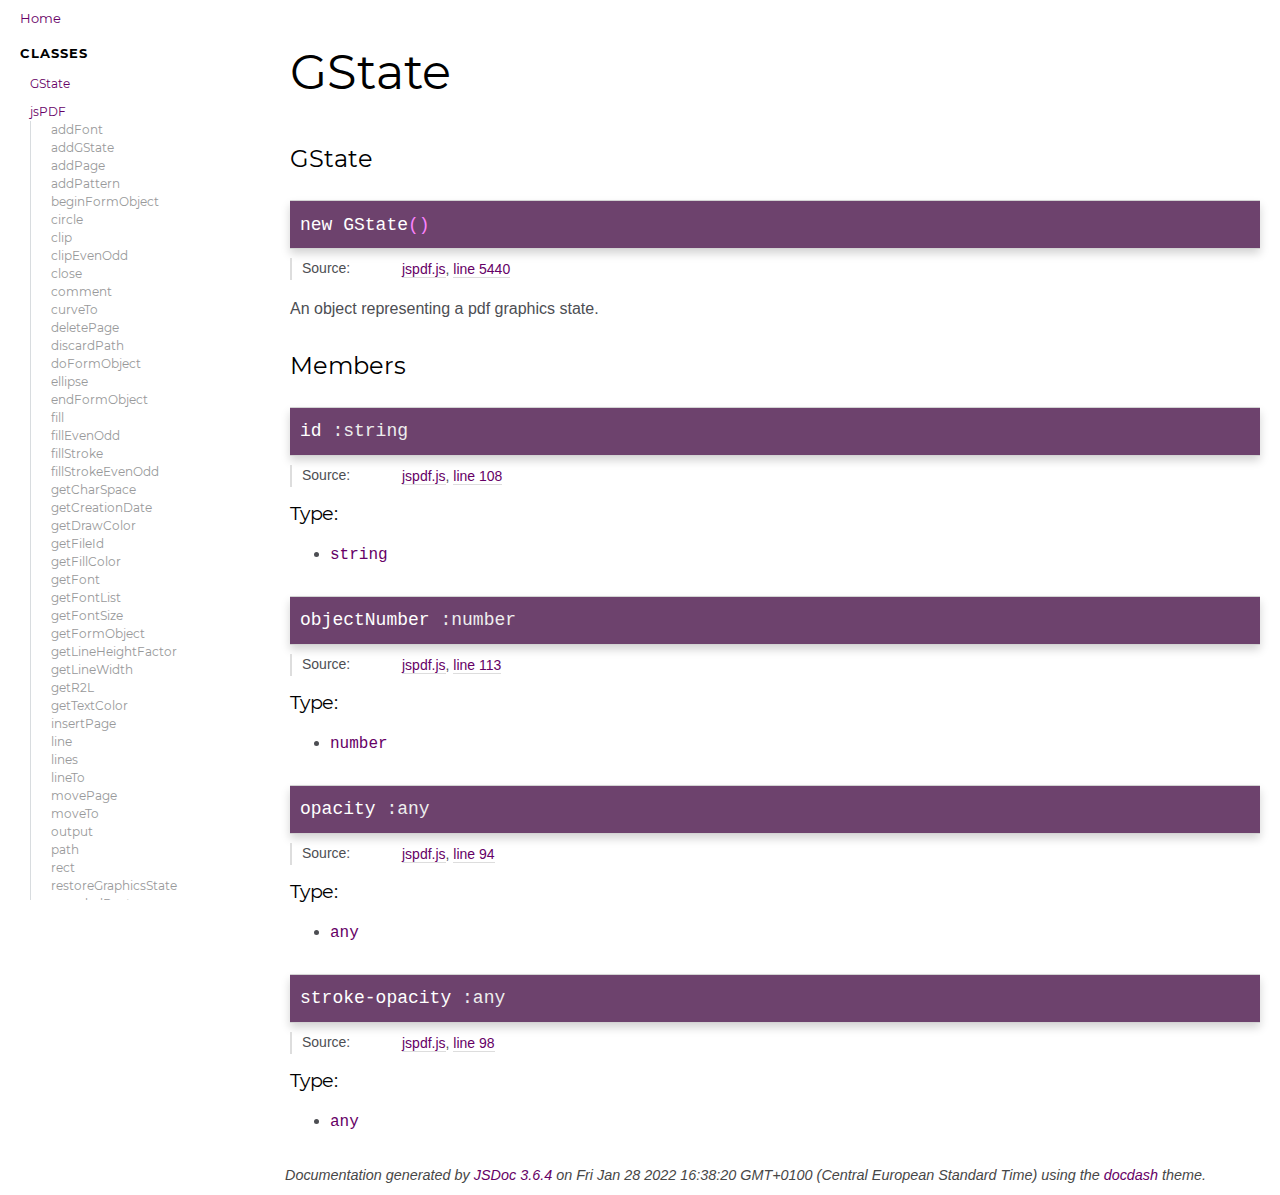
<file: jsPDF-2.5.1/docs/GState.html>
<!DOCTYPE html>
<html lang="en">
<head>
    
    <meta charset="utf-8">
    <title>GState - Documentation</title>
    
    
    <script src="scripts/prettify/prettify.js"></script>
    <script src="scripts/prettify/lang-css.js"></script>
    <!--[if lt IE 9]>
      <script src="//html5shiv.googlecode.com/svn/trunk/html5.js"></script>
    <![endif]-->
    <link type="text/css" rel="stylesheet" href="styles/prettify.css">
    <link type="text/css" rel="stylesheet" href="styles/jsdoc.css">
    <script src="scripts/nav.js" defer></script>
    <meta name="viewport" content="width=device-width, initial-scale=1.0">
</head>
<body>

<input type="checkbox" id="nav-trigger" class="nav-trigger" />
<label for="nav-trigger" class="navicon-button x">
  <div class="navicon"></div>
</label>

<label for="nav-trigger" class="overlay"></label>

<nav >
    
    <h2><a href="index.html">Home</a></h2><h3>Classes</h3><ul><li><a href="GState.html">GState</a></li><li><a href="jsPDF.html">jsPDF</a><ul class='methods'><li data-type='method'><a href="jsPDF.html#addFont">addFont</a></li><li data-type='method'><a href="jsPDF.html#addGState">addGState</a></li><li data-type='method'><a href="jsPDF.html#addPage">addPage</a></li><li data-type='method'><a href="jsPDF.html#addPattern">addPattern</a></li><li data-type='method'><a href="jsPDF.html#beginFormObject">beginFormObject</a></li><li data-type='method'><a href="jsPDF.html#circle">circle</a></li><li data-type='method'><a href="jsPDF.html#clip">clip</a></li><li data-type='method'><a href="jsPDF.html#clipEvenOdd">clipEvenOdd</a></li><li data-type='method'><a href="jsPDF.html#close">close</a></li><li data-type='method'><a href="jsPDF.html#comment">comment</a></li><li data-type='method'><a href="jsPDF.html#curveTo">curveTo</a></li><li data-type='method'><a href="jsPDF.html#deletePage">deletePage</a></li><li data-type='method'><a href="jsPDF.html#discardPath">discardPath</a></li><li data-type='method'><a href="jsPDF.html#doFormObject">doFormObject</a></li><li data-type='method'><a href="jsPDF.html#ellipse">ellipse</a></li><li data-type='method'><a href="jsPDF.html#endFormObject">endFormObject</a></li><li data-type='method'><a href="jsPDF.html#fill">fill</a></li><li data-type='method'><a href="jsPDF.html#fillEvenOdd">fillEvenOdd</a></li><li data-type='method'><a href="jsPDF.html#fillStroke">fillStroke</a></li><li data-type='method'><a href="jsPDF.html#fillStrokeEvenOdd">fillStrokeEvenOdd</a></li><li data-type='method'><a href="jsPDF.html#getCharSpace">getCharSpace</a></li><li data-type='method'><a href="jsPDF.html#getCreationDate">getCreationDate</a></li><li data-type='method'><a href="jsPDF.html#getDrawColor">getDrawColor</a></li><li data-type='method'><a href="jsPDF.html#getFileId">getFileId</a></li><li data-type='method'><a href="jsPDF.html#getFillColor">getFillColor</a></li><li data-type='method'><a href="jsPDF.html#getFont">getFont</a></li><li data-type='method'><a href="jsPDF.html#getFontList">getFontList</a></li><li data-type='method'><a href="jsPDF.html#getFontSize">getFontSize</a></li><li data-type='method'><a href="jsPDF.html#getFormObject">getFormObject</a></li><li data-type='method'><a href="jsPDF.html#getLineHeightFactor">getLineHeightFactor</a></li><li data-type='method'><a href="jsPDF.html#getLineWidth">getLineWidth</a></li><li data-type='method'><a href="jsPDF.html#getR2L">getR2L</a></li><li data-type='method'><a href="jsPDF.html#getTextColor">getTextColor</a></li><li data-type='method'><a href="jsPDF.html#insertPage">insertPage</a></li><li data-type='method'><a href="jsPDF.html#line">line</a></li><li data-type='method'><a href="jsPDF.html#lines">lines</a></li><li data-type='method'><a href="jsPDF.html#lineTo">lineTo</a></li><li data-type='method'><a href="jsPDF.html#movePage">movePage</a></li><li data-type='method'><a href="jsPDF.html#moveTo">moveTo</a></li><li data-type='method'><a href="jsPDF.html#output">output</a></li><li data-type='method'><a href="jsPDF.html#path">path</a></li><li data-type='method'><a href="jsPDF.html#rect">rect</a></li><li data-type='method'><a href="jsPDF.html#restoreGraphicsState">restoreGraphicsState</a></li><li data-type='method'><a href="jsPDF.html#roundedRect">roundedRect</a></li><li data-type='method'><a href="jsPDF.html#save">save</a></li><li data-type='method'><a href="jsPDF.html#saveGraphicsState">saveGraphicsState</a></li><li data-type='method'><a href="jsPDF.html#setCharSpace">setCharSpace</a></li><li data-type='method'><a href="jsPDF.html#setCreationDate">setCreationDate</a></li><li data-type='method'><a href="jsPDF.html#setCurrentTransformationMatrix">setCurrentTransformationMatrix</a></li><li data-type='method'><a href="jsPDF.html#setDisplayMode">setDisplayMode</a></li><li data-type='method'><a href="jsPDF.html#setDocumentProperties">setDocumentProperties</a></li><li data-type='method'><a href="jsPDF.html#setDrawColor">setDrawColor</a></li><li data-type='method'><a href="jsPDF.html#setFileId">setFileId</a></li><li data-type='method'><a href="jsPDF.html#setFillColor">setFillColor</a></li><li data-type='method'><a href="jsPDF.html#setFont">setFont</a></li><li data-type='method'><a href="jsPDF.html#setFontSize">setFontSize</a></li><li data-type='method'><a href="jsPDF.html#setGState">setGState</a></li><li data-type='method'><a href="jsPDF.html#setLineCap">setLineCap</a></li><li data-type='method'><a href="jsPDF.html#setLineDashPattern">setLineDashPattern</a></li><li data-type='method'><a href="jsPDF.html#setLineHeightFactor">setLineHeightFactor</a></li><li data-type='method'><a href="jsPDF.html#setLineJoin">setLineJoin</a></li><li data-type='method'><a href="jsPDF.html#setLineMiterLimit">setLineMiterLimit</a></li><li data-type='method'><a href="jsPDF.html#setLineWidth">setLineWidth</a></li><li data-type='method'><a href="jsPDF.html#setPage">setPage</a></li><li data-type='method'><a href="jsPDF.html#setPrecision">setPrecision</a></li><li data-type='method'><a href="jsPDF.html#setR2L">setR2L</a></li><li data-type='method'><a href="jsPDF.html#setTextColor">setTextColor</a></li><li data-type='method'><a href="jsPDF.html#stroke">stroke</a></li><li data-type='method'><a href="jsPDF.html#text">text</a></li><li data-type='method'><a href="jsPDF.html#triangle">triangle</a></li><li data-type='method'><a href="jsPDF.html#~addGState">addGState</a></li><li data-type='method'><a href="jsPDF.html#~addPattern">addPattern</a></li><li data-type='method'><a href="jsPDF.html#~hasHotfix">hasHotfix</a></li><li data-type='method'><a href="jsPDF.html#~Point">Point</a></li><li data-type='method'><a href="jsPDF.html#~Rectangle">Rectangle</a></li><li data-type='method'><a href="jsPDF.html#~RenderTarget">RenderTarget</a></li></ul></li><li><a href="jsPDF-API.GState.html">GState</a></li><li><a href="jsPDF-API.ShadingPattern.html">ShadingPattern</a></li><li><a href="jsPDF-API.TilingPattern.html">TilingPattern</a></li><li><a href="Matrix.html">Matrix</a><ul class='methods'><li data-type='method'><a href="Matrix.html#applyToPoint">applyToPoint</a></li><li data-type='method'><a href="Matrix.html#applyToRectangle">applyToRectangle</a></li><li data-type='method'><a href="Matrix.html#clone">clone</a></li><li data-type='method'><a href="Matrix.html#decompose">decompose</a></li><li data-type='method'><a href="Matrix.html#inversed">inversed</a></li><li data-type='method'><a href="Matrix.html#join">join</a></li><li data-type='method'><a href="Matrix.html#multiply">multiply</a></li><li data-type='method'><a href="Matrix.html#toString">toString</a></li></ul></li><li><a href="module-AcroForm-AcroFormButton.html">AcroFormButton</a></li><li><a href="module-AcroForm-AcroFormCheckBox.html">AcroFormCheckBox</a></li><li><a href="module-AcroForm-AcroFormChoiceField.html">AcroFormChoiceField</a></li><li><a href="module-AcroForm-AcroFormComboBox.html">AcroFormComboBox</a><ul class='methods'><li data-type='method'><a href="module-AcroForm-AcroFormComboBox.html#addOption">addOption</a></li><li data-type='method'><a href="module-AcroForm-AcroFormComboBox.html#getOptions">getOptions</a></li><li data-type='method'><a href="module-AcroForm-AcroFormComboBox.html#removeOption">removeOption</a></li><li data-type='method'><a href="module-AcroForm-AcroFormComboBox.html#setOptions">setOptions</a></li></ul></li><li><a href="module-AcroForm-AcroFormEditBox.html">AcroFormEditBox</a><ul class='methods'><li data-type='method'><a href="module-AcroForm-AcroFormEditBox.html#addOption">addOption</a></li><li data-type='method'><a href="module-AcroForm-AcroFormEditBox.html#getOptions">getOptions</a></li><li data-type='method'><a href="module-AcroForm-AcroFormEditBox.html#removeOption">removeOption</a></li><li data-type='method'><a href="module-AcroForm-AcroFormEditBox.html#setOptions">setOptions</a></li></ul></li><li><a href="module-AcroForm-AcroFormField.html">AcroFormField</a></li><li><a href="module-AcroForm-AcroFormListBox.html">AcroFormListBox</a><ul class='methods'><li data-type='method'><a href="module-AcroForm-AcroFormListBox.html#addOption">addOption</a></li><li data-type='method'><a href="module-AcroForm-AcroFormListBox.html#getOptions">getOptions</a></li><li data-type='method'><a href="module-AcroForm-AcroFormListBox.html#removeOption">removeOption</a></li><li data-type='method'><a href="module-AcroForm-AcroFormListBox.html#setOptions">setOptions</a></li></ul></li><li><a href="module-AcroForm-AcroFormPasswordField.html">AcroFormPasswordField</a></li><li><a href="module-AcroForm-AcroFormPDFObject.html">AcroFormPDFObject</a></li><li><a href="module-AcroForm-AcroFormPushButton.html">AcroFormPushButton</a></li><li><a href="module-AcroForm-AcroFormRadioButton.html">AcroFormRadioButton</a></li><li><a href="module-AcroForm-AcroFormTextField.html">AcroFormTextField</a></li><li><a href="module-canvas-Canvas.html">Canvas</a></li></ul><h3>Modules</h3><ul><li><a href="module-AcroForm.html">AcroForm</a><ul class='methods'><li data-type='method'><a href="module-AcroForm.html#addField">addField</a></li><li data-type='method'><a href="module-AcroForm.html#~AcroFormDictionaryCallback">AcroFormDictionaryCallback</a></li><li data-type='method'><a href="module-AcroForm.html#~calculateFontSpace">calculateFontSpace</a></li><li data-type='method'><a href="module-AcroForm.html#~createAnnotationReference">createAnnotationReference</a></li><li data-type='method'><a href="module-AcroForm.html#~createFieldCallback">createFieldCallback</a></li></ul></li><li><a href="module-addImage.html">addImage</a><ul class='methods'><li data-type='method'><a href="module-addImage.html#~addImage">addImage</a></li><li data-type='method'><a href="module-addImage.html#~arrayBufferToBinaryString">arrayBufferToBinaryString</a></li><li data-type='method'><a href="module-addImage.html#~binaryStringToUint8Array">binaryStringToUint8Array</a></li><li data-type='method'><a href="module-addImage.html#~convertBase64ToBinaryString">convertBase64ToBinaryString</a></li><li data-type='method'><a href="module-addImage.html#~extractImageFromDataUrl">extractImageFromDataUrl</a></li><li data-type='method'><a href="module-addImage.html#~getImageFileTypeByImageData">getImageFileTypeByImageData</a></li><li data-type='method'><a href="module-addImage.html#~getImageProperties">getImageProperties</a></li><li data-type='method'><a href="module-addImage.html#~isArrayBuffer">isArrayBuffer</a></li><li data-type='method'><a href="module-addImage.html#~isArrayBufferView">isArrayBufferView</a></li><li data-type='method'><a href="module-addImage.html#~sHashCode">sHashCode</a></li><li data-type='method'><a href="module-addImage.html#~supportsArrayBuffer">supportsArrayBuffer</a></li><li data-type='method'><a href="module-addImage.html#~validateStringAsBase64">validateStringAsBase64</a></li></ul></li><li><a href="module-annotations.html">annotations</a><ul class='methods'><li data-type='method'><a href="module-annotations.html#~createAnnotation">createAnnotation</a></li><li data-type='method'><a href="module-annotations.html#~getTextWidth">getTextWidth</a></li><li data-type='method'><a href="module-annotations.html#~link">link</a></li><li data-type='method'><a href="module-annotations.html#~textWithLink">textWithLink</a></li></ul></li><li><a href="module-arabic.html">arabic</a><ul class='methods'><li data-type='method'><a href="module-arabic.html#~processArabic">processArabic</a></li></ul></li><li><a href="module-autoprint.html">autoprint</a><ul class='methods'><li data-type='method'><a href="module-autoprint.html#~autoPrint">autoPrint</a></li></ul></li><li><a href="module-bmp_support.html">bmp_support</a></li><li><a href="module-canvas.html">canvas</a><ul class='methods'><li data-type='method'><a href="module-canvas.html#~getContext">getContext</a></li><li data-type='method'><a href="module-canvas.html#~toDataURL">toDataURL</a></li></ul></li><li><a href="module-cell.html">cell</a><ul class='methods'><li data-type='method'><a href="module-cell.html#~cell">cell</a></li><li data-type='method'><a href="module-cell.html#~cellAddPage">cellAddPage</a></li><li data-type='method'><a href="module-cell.html#~getTextDimensions">getTextDimensions</a></li><li data-type='method'><a href="module-cell.html#~printHeaderRow">printHeaderRow</a></li><li data-type='method'><a href="module-cell.html#~setHeaderFunction">setHeaderFunction</a></li><li data-type='method'><a href="module-cell.html#~setTableHeaderRow">setTableHeaderRow</a></li><li data-type='method'><a href="module-cell.html#~table">table</a></li></ul></li><li><a href="module-context2d.html">context2d</a><ul class='methods'><li data-type='method'><a href="module-context2d.html#~arc">arc</a></li><li data-type='method'><a href="module-context2d.html#~arcTo">arcTo</a></li><li data-type='method'><a href="module-context2d.html#~beginPath">beginPath</a></li><li data-type='method'><a href="module-context2d.html#~bezierCurveTo">bezierCurveTo</a></li><li data-type='method'><a href="module-context2d.html#~clearRect">clearRect</a></li><li data-type='method'><a href="module-context2d.html#~clip">clip</a></li><li data-type='method'><a href="module-context2d.html#~closePath">closePath</a></li><li data-type='method'><a href="module-context2d.html#~createArc">createArc</a></li><li data-type='method'><a href="module-context2d.html#~fillRect">fillRect</a></li><li data-type='method'><a href="module-context2d.html#~fillText">fillText</a></li><li data-type='method'><a href="module-context2d.html#~getLineDash">getLineDash</a></li><li data-type='method'><a href="module-context2d.html#~lineTo">lineTo</a></li><li data-type='method'><a href="module-context2d.html#~measureText">measureText</a></li><li data-type='method'><a href="module-context2d.html#~moveTo">moveTo</a></li><li data-type='method'><a href="module-context2d.html#~quadraticCurveTo">quadraticCurveTo</a></li><li data-type='method'><a href="module-context2d.html#~rect">rect</a></li><li data-type='method'><a href="module-context2d.html#~restore">restore</a></li><li data-type='method'><a href="module-context2d.html#~rotate">rotate</a></li><li data-type='method'><a href="module-context2d.html#~save">save</a></li><li data-type='method'><a href="module-context2d.html#~scale">scale</a></li><li data-type='method'><a href="module-context2d.html#~setLineDash">setLineDash</a></li><li data-type='method'><a href="module-context2d.html#~setTransform">setTransform</a></li><li data-type='method'><a href="module-context2d.html#~stroke">stroke</a></li><li data-type='method'><a href="module-context2d.html#~strokeRect">strokeRect</a></li><li data-type='method'><a href="module-context2d.html#~strokeText">strokeText</a></li><li data-type='method'><a href="module-context2d.html#~toDataURL">toDataURL</a></li><li data-type='method'><a href="module-context2d.html#~transform">transform</a></li><li data-type='method'><a href="module-context2d.html#~translate">translate</a></li></ul></li><li><a href="module-fileloading.html">fileloading</a><ul class='methods'><li data-type='method'><a href="module-fileloading.html#~loadFile">loadFile</a></li><li data-type='method'><a href="module-fileloading.html#~loadImageFile">loadImageFile</a></li></ul></li><li><a href="module-gif_support.html">gif_support</a></li><li><a href="module-html.html">html</a><ul class='methods'><li data-type='method'><a href="module-html.html#~html">html</a></li></ul></li><li><a href="module-javascript.html">javascript</a><ul class='methods'><li data-type='method'><a href="module-javascript.html#~addJS">addJS</a></li></ul></li><li><a href="module-jpeg_support.html">jpeg_support</a></li><li><a href="module-outline.html">outline</a></li><li><a href="module-png_support.html">png_support</a></li><li><a href="module-rgba_support.html">rgba_support</a></li><li><a href="module-setLanguage.html">setLanguage</a><ul class='methods'><li data-type='method'><a href="module-setLanguage.html#~setLanguage">setLanguage</a></li></ul></li><li><a href="module-split_text_to_size.html">split_text_to_size</a><ul class='methods'><li data-type='method'><a href="module-split_text_to_size.html#~getCharWidthsArray">getCharWidthsArray</a></li><li data-type='method'><a href="module-split_text_to_size.html#~getStringUnitWidth">getStringUnitWidth</a></li><li data-type='method'><a href="module-split_text_to_size.html#~splitTextToSize">splitTextToSize</a></li></ul></li><li><a href="module-standard_fonts_metrics.html">standard_fonts_metrics</a></li><li><a href="module-svg.html">svg</a><ul class='methods'><li data-type='method'><a href="module-svg.html#~addSvgAsImage">addSvgAsImage</a></li></ul></li><li><a href="module-total_pages.html">total_pages</a><ul class='methods'><li data-type='method'><a href="module-total_pages.html#~putTotalPages">putTotalPages</a></li></ul></li><li><a href="module-ttfsupport.html">ttfsupport</a></li><li><a href="module-utf8.html">utf8</a></li><li><a href="module-vFS.html">vFS</a><ul class='methods'><li data-type='method'><a href="module-vFS.html#~addFileToVFS">addFileToVFS</a></li><li data-type='method'><a href="module-vFS.html#~existsFileInVFS">existsFileInVFS</a></li><li data-type='method'><a href="module-vFS.html#~getFileFromVFS">getFileFromVFS</a></li></ul></li><li><a href="module-viewerpreferences.html">viewerpreferences</a><ul class='methods'><li data-type='method'><a href="module-viewerpreferences.html#~viewerPreferences">viewerPreferences</a></li></ul></li><li><a href="module-webp_support.html">webp_support</a></li><li><a href="module-xmp_metadata.html">xmp_metadata</a><ul class='methods'><li data-type='method'><a href="module-xmp_metadata.html#~addMetadata">addMetadata</a></li></ul></li></ul><h3>Global</h3><ul><li><a href="global.html#constructor">constructor</a></li><li><a href="global.html#encryptor">encryptor</a></li><li><a href="global.html#hexToBytes">hexToBytes</a></li><li><a href="global.html#lsbFirstWord">lsbFirstWord</a></li><li><a href="global.html#mapArrayBufferViews">mapArrayBufferViews</a></li><li><a href="global.html#md5cycle">md5cycle</a></li><li><a href="global.html#processOwnerPassword">processOwnerPassword</a></li><li><a href="global.html#rc4">rc4</a></li><li><a href="global.html#repeat">repeat</a></li><li><a href="global.html#RGBColor">RGBColor</a></li><li><a href="global.html#SetsoptionsforBidiconversion">Sets options for Bidi conversion</a></li><li><a href="global.html#toHexString">toHexString</a></li><li><a href="global.html#toPDFName">toPDFName</a></li></ul>
</nav>

<div id="main">
    
    <h1 class="page-title">GState</h1>
    

    




<section>

<header>
    
        <h2>
        GState
        </h2>
        
    
</header>

<article>
    
        <div class="container-overview">
        
            

    

    <h4 class="name" id="GState"><span class="type-signature"></span>new GState<span class="signature">()</span><span class="type-signature"></span></h4>

    




<dl class="details">

    
    <dt class="tag-source">Source:</dt>
    <dd class="tag-source"><ul class="dummy"><li>
        <a href="jspdf.js.html">jspdf.js</a>, <a href="jspdf.js.html#line5440">line 5440</a>
    </li></ul></dd>
    

    

    

    

    

    

    

    

    

    

    

    

    

    

    

    
</dl>





<div class="description usertext">
    <p>An object representing a pdf graphics state.</p>
</div>




























        
        </div>
    

    

    

    
    
    

     

    

    
        <h3 class="subsection-title">Members</h3>

        
            
<h4 class="name" id="id"><span class="type-signature"></span>id<span class="type-signature"> :string</span></h4>





<dl class="details">

    
    <dt class="tag-source">Source:</dt>
    <dd class="tag-source"><ul class="dummy"><li>
        <a href="jspdf.js.html">jspdf.js</a>, <a href="jspdf.js.html#line108">line 108</a>
    </li></ul></dd>
    

    

    

    

    

    

    

    

    

    

    

    

    

    

    

    
</dl>







    <h5>Type:</h5>
    <ul>
        <li>
            
<span class="param-type">string</span>


        </li>
    </ul>






        
            
<h4 class="name" id="objectNumber"><span class="type-signature"></span>objectNumber<span class="type-signature"> :number</span></h4>





<dl class="details">

    
    <dt class="tag-source">Source:</dt>
    <dd class="tag-source"><ul class="dummy"><li>
        <a href="jspdf.js.html">jspdf.js</a>, <a href="jspdf.js.html#line113">line 113</a>
    </li></ul></dd>
    

    

    

    

    

    

    

    

    

    

    

    

    

    

    

    
</dl>







    <h5>Type:</h5>
    <ul>
        <li>
            
<span class="param-type">number</span>


        </li>
    </ul>






        
            
<h4 class="name" id="opacity"><span class="type-signature"></span>opacity<span class="type-signature"> :any</span></h4>





<dl class="details">

    
    <dt class="tag-source">Source:</dt>
    <dd class="tag-source"><ul class="dummy"><li>
        <a href="jspdf.js.html">jspdf.js</a>, <a href="jspdf.js.html#line94">line 94</a>
    </li></ul></dd>
    

    

    

    

    

    

    

    

    

    

    

    

    

    

    

    
</dl>







    <h5>Type:</h5>
    <ul>
        <li>
            
<span class="param-type">any</span>


        </li>
    </ul>






        
            
<h4 class="name" id="stroke-opacity"><span class="type-signature"></span>stroke-opacity<span class="type-signature"> :any</span></h4>





<dl class="details">

    
    <dt class="tag-source">Source:</dt>
    <dd class="tag-source"><ul class="dummy"><li>
        <a href="jspdf.js.html">jspdf.js</a>, <a href="jspdf.js.html#line98">line 98</a>
    </li></ul></dd>
    

    

    

    

    

    

    

    

    

    

    

    

    

    

    

    
</dl>







    <h5>Type:</h5>
    <ul>
        <li>
            
<span class="param-type">any</span>


        </li>
    </ul>






        
    

    

    

    
</article>

</section>




    
    
</div>

<br class="clear">

<footer>
    Documentation generated by <a href="https://github.com/jsdoc3/jsdoc">JSDoc 3.6.4</a> on Fri Jan 28 2022 16:38:20 GMT+0100 (Central European Standard Time) using the <a href="https://github.com/clenemt/docdash">docdash</a> theme.
</footer>

<script>prettyPrint();</script>
<script src="scripts/polyfill.js"></script>
<script src="scripts/linenumber.js"></script>



</body>
</html>
</file>
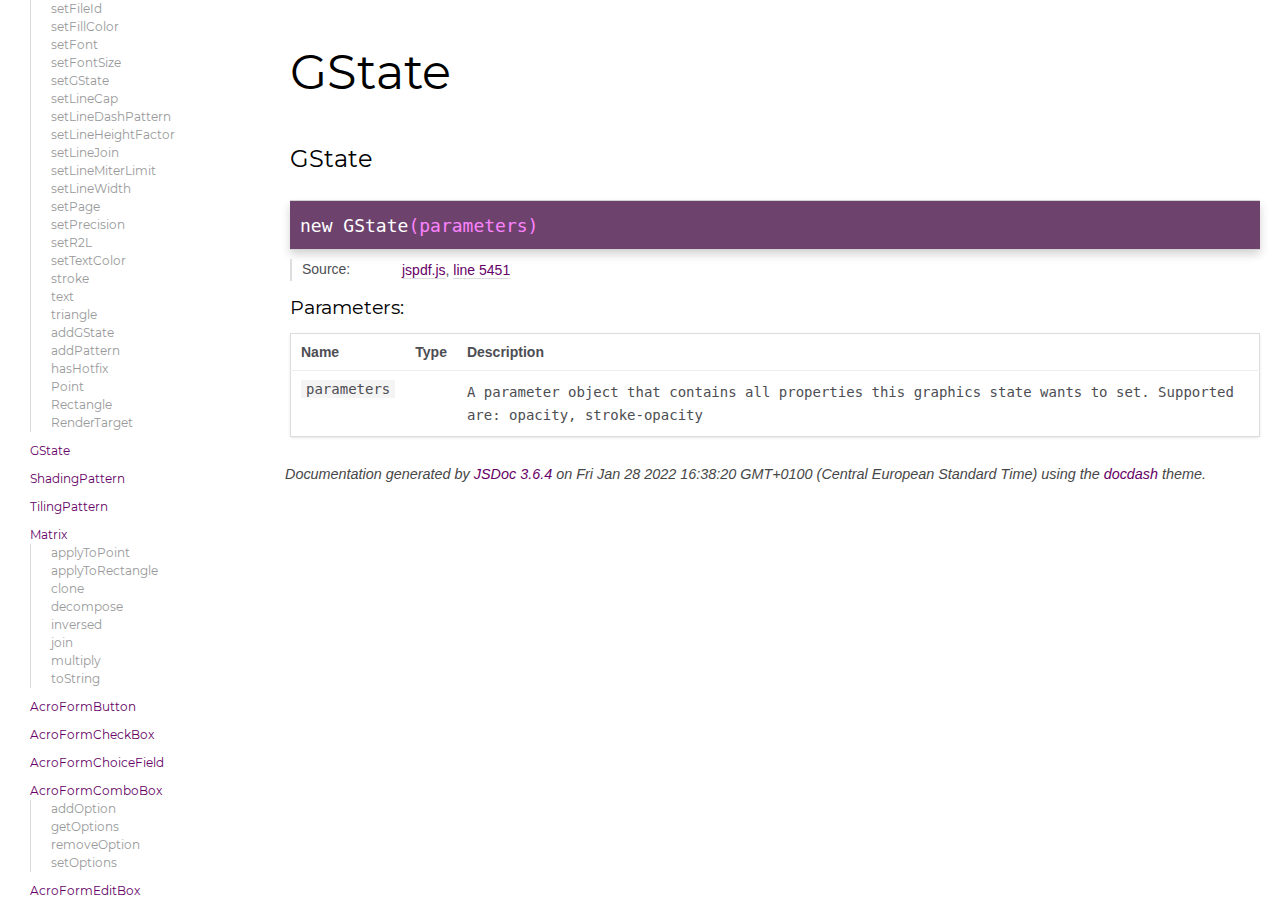
<file: jsPDF-2.5.1/docs/jsPDF-API.GState.html>
<!DOCTYPE html>
<html lang="en">
<head>
    
    <meta charset="utf-8">
    <title>GState - Documentation</title>
    
    
    <script src="scripts/prettify/prettify.js"></script>
    <script src="scripts/prettify/lang-css.js"></script>
    <!--[if lt IE 9]>
      <script src="//html5shiv.googlecode.com/svn/trunk/html5.js"></script>
    <![endif]-->
    <link type="text/css" rel="stylesheet" href="styles/prettify.css">
    <link type="text/css" rel="stylesheet" href="styles/jsdoc.css">
    <script src="scripts/nav.js" defer></script>
    <meta name="viewport" content="width=device-width, initial-scale=1.0">
</head>
<body>

<input type="checkbox" id="nav-trigger" class="nav-trigger" />
<label for="nav-trigger" class="navicon-button x">
  <div class="navicon"></div>
</label>

<label for="nav-trigger" class="overlay"></label>

<nav >
    
    <h2><a href="index.html">Home</a></h2><h3>Classes</h3><ul><li><a href="GState.html">GState</a></li><li><a href="jsPDF.html">jsPDF</a><ul class='methods'><li data-type='method'><a href="jsPDF.html#addFont">addFont</a></li><li data-type='method'><a href="jsPDF.html#addGState">addGState</a></li><li data-type='method'><a href="jsPDF.html#addPage">addPage</a></li><li data-type='method'><a href="jsPDF.html#addPattern">addPattern</a></li><li data-type='method'><a href="jsPDF.html#beginFormObject">beginFormObject</a></li><li data-type='method'><a href="jsPDF.html#circle">circle</a></li><li data-type='method'><a href="jsPDF.html#clip">clip</a></li><li data-type='method'><a href="jsPDF.html#clipEvenOdd">clipEvenOdd</a></li><li data-type='method'><a href="jsPDF.html#close">close</a></li><li data-type='method'><a href="jsPDF.html#comment">comment</a></li><li data-type='method'><a href="jsPDF.html#curveTo">curveTo</a></li><li data-type='method'><a href="jsPDF.html#deletePage">deletePage</a></li><li data-type='method'><a href="jsPDF.html#discardPath">discardPath</a></li><li data-type='method'><a href="jsPDF.html#doFormObject">doFormObject</a></li><li data-type='method'><a href="jsPDF.html#ellipse">ellipse</a></li><li data-type='method'><a href="jsPDF.html#endFormObject">endFormObject</a></li><li data-type='method'><a href="jsPDF.html#fill">fill</a></li><li data-type='method'><a href="jsPDF.html#fillEvenOdd">fillEvenOdd</a></li><li data-type='method'><a href="jsPDF.html#fillStroke">fillStroke</a></li><li data-type='method'><a href="jsPDF.html#fillStrokeEvenOdd">fillStrokeEvenOdd</a></li><li data-type='method'><a href="jsPDF.html#getCharSpace">getCharSpace</a></li><li data-type='method'><a href="jsPDF.html#getCreationDate">getCreationDate</a></li><li data-type='method'><a href="jsPDF.html#getDrawColor">getDrawColor</a></li><li data-type='method'><a href="jsPDF.html#getFileId">getFileId</a></li><li data-type='method'><a href="jsPDF.html#getFillColor">getFillColor</a></li><li data-type='method'><a href="jsPDF.html#getFont">getFont</a></li><li data-type='method'><a href="jsPDF.html#getFontList">getFontList</a></li><li data-type='method'><a href="jsPDF.html#getFontSize">getFontSize</a></li><li data-type='method'><a href="jsPDF.html#getFormObject">getFormObject</a></li><li data-type='method'><a href="jsPDF.html#getLineHeightFactor">getLineHeightFactor</a></li><li data-type='method'><a href="jsPDF.html#getLineWidth">getLineWidth</a></li><li data-type='method'><a href="jsPDF.html#getR2L">getR2L</a></li><li data-type='method'><a href="jsPDF.html#getTextColor">getTextColor</a></li><li data-type='method'><a href="jsPDF.html#insertPage">insertPage</a></li><li data-type='method'><a href="jsPDF.html#line">line</a></li><li data-type='method'><a href="jsPDF.html#lines">lines</a></li><li data-type='method'><a href="jsPDF.html#lineTo">lineTo</a></li><li data-type='method'><a href="jsPDF.html#movePage">movePage</a></li><li data-type='method'><a href="jsPDF.html#moveTo">moveTo</a></li><li data-type='method'><a href="jsPDF.html#output">output</a></li><li data-type='method'><a href="jsPDF.html#path">path</a></li><li data-type='method'><a href="jsPDF.html#rect">rect</a></li><li data-type='method'><a href="jsPDF.html#restoreGraphicsState">restoreGraphicsState</a></li><li data-type='method'><a href="jsPDF.html#roundedRect">roundedRect</a></li><li data-type='method'><a href="jsPDF.html#save">save</a></li><li data-type='method'><a href="jsPDF.html#saveGraphicsState">saveGraphicsState</a></li><li data-type='method'><a href="jsPDF.html#setCharSpace">setCharSpace</a></li><li data-type='method'><a href="jsPDF.html#setCreationDate">setCreationDate</a></li><li data-type='method'><a href="jsPDF.html#setCurrentTransformationMatrix">setCurrentTransformationMatrix</a></li><li data-type='method'><a href="jsPDF.html#setDisplayMode">setDisplayMode</a></li><li data-type='method'><a href="jsPDF.html#setDocumentProperties">setDocumentProperties</a></li><li data-type='method'><a href="jsPDF.html#setDrawColor">setDrawColor</a></li><li data-type='method'><a href="jsPDF.html#setFileId">setFileId</a></li><li data-type='method'><a href="jsPDF.html#setFillColor">setFillColor</a></li><li data-type='method'><a href="jsPDF.html#setFont">setFont</a></li><li data-type='method'><a href="jsPDF.html#setFontSize">setFontSize</a></li><li data-type='method'><a href="jsPDF.html#setGState">setGState</a></li><li data-type='method'><a href="jsPDF.html#setLineCap">setLineCap</a></li><li data-type='method'><a href="jsPDF.html#setLineDashPattern">setLineDashPattern</a></li><li data-type='method'><a href="jsPDF.html#setLineHeightFactor">setLineHeightFactor</a></li><li data-type='method'><a href="jsPDF.html#setLineJoin">setLineJoin</a></li><li data-type='method'><a href="jsPDF.html#setLineMiterLimit">setLineMiterLimit</a></li><li data-type='method'><a href="jsPDF.html#setLineWidth">setLineWidth</a></li><li data-type='method'><a href="jsPDF.html#setPage">setPage</a></li><li data-type='method'><a href="jsPDF.html#setPrecision">setPrecision</a></li><li data-type='method'><a href="jsPDF.html#setR2L">setR2L</a></li><li data-type='method'><a href="jsPDF.html#setTextColor">setTextColor</a></li><li data-type='method'><a href="jsPDF.html#stroke">stroke</a></li><li data-type='method'><a href="jsPDF.html#text">text</a></li><li data-type='method'><a href="jsPDF.html#triangle">triangle</a></li><li data-type='method'><a href="jsPDF.html#~addGState">addGState</a></li><li data-type='method'><a href="jsPDF.html#~addPattern">addPattern</a></li><li data-type='method'><a href="jsPDF.html#~hasHotfix">hasHotfix</a></li><li data-type='method'><a href="jsPDF.html#~Point">Point</a></li><li data-type='method'><a href="jsPDF.html#~Rectangle">Rectangle</a></li><li data-type='method'><a href="jsPDF.html#~RenderTarget">RenderTarget</a></li></ul></li><li><a href="jsPDF-API.GState.html">GState</a></li><li><a href="jsPDF-API.ShadingPattern.html">ShadingPattern</a></li><li><a href="jsPDF-API.TilingPattern.html">TilingPattern</a></li><li><a href="Matrix.html">Matrix</a><ul class='methods'><li data-type='method'><a href="Matrix.html#applyToPoint">applyToPoint</a></li><li data-type='method'><a href="Matrix.html#applyToRectangle">applyToRectangle</a></li><li data-type='method'><a href="Matrix.html#clone">clone</a></li><li data-type='method'><a href="Matrix.html#decompose">decompose</a></li><li data-type='method'><a href="Matrix.html#inversed">inversed</a></li><li data-type='method'><a href="Matrix.html#join">join</a></li><li data-type='method'><a href="Matrix.html#multiply">multiply</a></li><li data-type='method'><a href="Matrix.html#toString">toString</a></li></ul></li><li><a href="module-AcroForm-AcroFormButton.html">AcroFormButton</a></li><li><a href="module-AcroForm-AcroFormCheckBox.html">AcroFormCheckBox</a></li><li><a href="module-AcroForm-AcroFormChoiceField.html">AcroFormChoiceField</a></li><li><a href="module-AcroForm-AcroFormComboBox.html">AcroFormComboBox</a><ul class='methods'><li data-type='method'><a href="module-AcroForm-AcroFormComboBox.html#addOption">addOption</a></li><li data-type='method'><a href="module-AcroForm-AcroFormComboBox.html#getOptions">getOptions</a></li><li data-type='method'><a href="module-AcroForm-AcroFormComboBox.html#removeOption">removeOption</a></li><li data-type='method'><a href="module-AcroForm-AcroFormComboBox.html#setOptions">setOptions</a></li></ul></li><li><a href="module-AcroForm-AcroFormEditBox.html">AcroFormEditBox</a><ul class='methods'><li data-type='method'><a href="module-AcroForm-AcroFormEditBox.html#addOption">addOption</a></li><li data-type='method'><a href="module-AcroForm-AcroFormEditBox.html#getOptions">getOptions</a></li><li data-type='method'><a href="module-AcroForm-AcroFormEditBox.html#removeOption">removeOption</a></li><li data-type='method'><a href="module-AcroForm-AcroFormEditBox.html#setOptions">setOptions</a></li></ul></li><li><a href="module-AcroForm-AcroFormField.html">AcroFormField</a></li><li><a href="module-AcroForm-AcroFormListBox.html">AcroFormListBox</a><ul class='methods'><li data-type='method'><a href="module-AcroForm-AcroFormListBox.html#addOption">addOption</a></li><li data-type='method'><a href="module-AcroForm-AcroFormListBox.html#getOptions">getOptions</a></li><li data-type='method'><a href="module-AcroForm-AcroFormListBox.html#removeOption">removeOption</a></li><li data-type='method'><a href="module-AcroForm-AcroFormListBox.html#setOptions">setOptions</a></li></ul></li><li><a href="module-AcroForm-AcroFormPasswordField.html">AcroFormPasswordField</a></li><li><a href="module-AcroForm-AcroFormPDFObject.html">AcroFormPDFObject</a></li><li><a href="module-AcroForm-AcroFormPushButton.html">AcroFormPushButton</a></li><li><a href="module-AcroForm-AcroFormRadioButton.html">AcroFormRadioButton</a></li><li><a href="module-AcroForm-AcroFormTextField.html">AcroFormTextField</a></li><li><a href="module-canvas-Canvas.html">Canvas</a></li></ul><h3>Modules</h3><ul><li><a href="module-AcroForm.html">AcroForm</a><ul class='methods'><li data-type='method'><a href="module-AcroForm.html#addField">addField</a></li><li data-type='method'><a href="module-AcroForm.html#~AcroFormDictionaryCallback">AcroFormDictionaryCallback</a></li><li data-type='method'><a href="module-AcroForm.html#~calculateFontSpace">calculateFontSpace</a></li><li data-type='method'><a href="module-AcroForm.html#~createAnnotationReference">createAnnotationReference</a></li><li data-type='method'><a href="module-AcroForm.html#~createFieldCallback">createFieldCallback</a></li></ul></li><li><a href="module-addImage.html">addImage</a><ul class='methods'><li data-type='method'><a href="module-addImage.html#~addImage">addImage</a></li><li data-type='method'><a href="module-addImage.html#~arrayBufferToBinaryString">arrayBufferToBinaryString</a></li><li data-type='method'><a href="module-addImage.html#~binaryStringToUint8Array">binaryStringToUint8Array</a></li><li data-type='method'><a href="module-addImage.html#~convertBase64ToBinaryString">convertBase64ToBinaryString</a></li><li data-type='method'><a href="module-addImage.html#~extractImageFromDataUrl">extractImageFromDataUrl</a></li><li data-type='method'><a href="module-addImage.html#~getImageFileTypeByImageData">getImageFileTypeByImageData</a></li><li data-type='method'><a href="module-addImage.html#~getImageProperties">getImageProperties</a></li><li data-type='method'><a href="module-addImage.html#~isArrayBuffer">isArrayBuffer</a></li><li data-type='method'><a href="module-addImage.html#~isArrayBufferView">isArrayBufferView</a></li><li data-type='method'><a href="module-addImage.html#~sHashCode">sHashCode</a></li><li data-type='method'><a href="module-addImage.html#~supportsArrayBuffer">supportsArrayBuffer</a></li><li data-type='method'><a href="module-addImage.html#~validateStringAsBase64">validateStringAsBase64</a></li></ul></li><li><a href="module-annotations.html">annotations</a><ul class='methods'><li data-type='method'><a href="module-annotations.html#~createAnnotation">createAnnotation</a></li><li data-type='method'><a href="module-annotations.html#~getTextWidth">getTextWidth</a></li><li data-type='method'><a href="module-annotations.html#~link">link</a></li><li data-type='method'><a href="module-annotations.html#~textWithLink">textWithLink</a></li></ul></li><li><a href="module-arabic.html">arabic</a><ul class='methods'><li data-type='method'><a href="module-arabic.html#~processArabic">processArabic</a></li></ul></li><li><a href="module-autoprint.html">autoprint</a><ul class='methods'><li data-type='method'><a href="module-autoprint.html#~autoPrint">autoPrint</a></li></ul></li><li><a href="module-bmp_support.html">bmp_support</a></li><li><a href="module-canvas.html">canvas</a><ul class='methods'><li data-type='method'><a href="module-canvas.html#~getContext">getContext</a></li><li data-type='method'><a href="module-canvas.html#~toDataURL">toDataURL</a></li></ul></li><li><a href="module-cell.html">cell</a><ul class='methods'><li data-type='method'><a href="module-cell.html#~cell">cell</a></li><li data-type='method'><a href="module-cell.html#~cellAddPage">cellAddPage</a></li><li data-type='method'><a href="module-cell.html#~getTextDimensions">getTextDimensions</a></li><li data-type='method'><a href="module-cell.html#~printHeaderRow">printHeaderRow</a></li><li data-type='method'><a href="module-cell.html#~setHeaderFunction">setHeaderFunction</a></li><li data-type='method'><a href="module-cell.html#~setTableHeaderRow">setTableHeaderRow</a></li><li data-type='method'><a href="module-cell.html#~table">table</a></li></ul></li><li><a href="module-context2d.html">context2d</a><ul class='methods'><li data-type='method'><a href="module-context2d.html#~arc">arc</a></li><li data-type='method'><a href="module-context2d.html#~arcTo">arcTo</a></li><li data-type='method'><a href="module-context2d.html#~beginPath">beginPath</a></li><li data-type='method'><a href="module-context2d.html#~bezierCurveTo">bezierCurveTo</a></li><li data-type='method'><a href="module-context2d.html#~clearRect">clearRect</a></li><li data-type='method'><a href="module-context2d.html#~clip">clip</a></li><li data-type='method'><a href="module-context2d.html#~closePath">closePath</a></li><li data-type='method'><a href="module-context2d.html#~createArc">createArc</a></li><li data-type='method'><a href="module-context2d.html#~fillRect">fillRect</a></li><li data-type='method'><a href="module-context2d.html#~fillText">fillText</a></li><li data-type='method'><a href="module-context2d.html#~getLineDash">getLineDash</a></li><li data-type='method'><a href="module-context2d.html#~lineTo">lineTo</a></li><li data-type='method'><a href="module-context2d.html#~measureText">measureText</a></li><li data-type='method'><a href="module-context2d.html#~moveTo">moveTo</a></li><li data-type='method'><a href="module-context2d.html#~quadraticCurveTo">quadraticCurveTo</a></li><li data-type='method'><a href="module-context2d.html#~rect">rect</a></li><li data-type='method'><a href="module-context2d.html#~restore">restore</a></li><li data-type='method'><a href="module-context2d.html#~rotate">rotate</a></li><li data-type='method'><a href="module-context2d.html#~save">save</a></li><li data-type='method'><a href="module-context2d.html#~scale">scale</a></li><li data-type='method'><a href="module-context2d.html#~setLineDash">setLineDash</a></li><li data-type='method'><a href="module-context2d.html#~setTransform">setTransform</a></li><li data-type='method'><a href="module-context2d.html#~stroke">stroke</a></li><li data-type='method'><a href="module-context2d.html#~strokeRect">strokeRect</a></li><li data-type='method'><a href="module-context2d.html#~strokeText">strokeText</a></li><li data-type='method'><a href="module-context2d.html#~toDataURL">toDataURL</a></li><li data-type='method'><a href="module-context2d.html#~transform">transform</a></li><li data-type='method'><a href="module-context2d.html#~translate">translate</a></li></ul></li><li><a href="module-fileloading.html">fileloading</a><ul class='methods'><li data-type='method'><a href="module-fileloading.html#~loadFile">loadFile</a></li><li data-type='method'><a href="module-fileloading.html#~loadImageFile">loadImageFile</a></li></ul></li><li><a href="module-gif_support.html">gif_support</a></li><li><a href="module-html.html">html</a><ul class='methods'><li data-type='method'><a href="module-html.html#~html">html</a></li></ul></li><li><a href="module-javascript.html">javascript</a><ul class='methods'><li data-type='method'><a href="module-javascript.html#~addJS">addJS</a></li></ul></li><li><a href="module-jpeg_support.html">jpeg_support</a></li><li><a href="module-outline.html">outline</a></li><li><a href="module-png_support.html">png_support</a></li><li><a href="module-rgba_support.html">rgba_support</a></li><li><a href="module-setLanguage.html">setLanguage</a><ul class='methods'><li data-type='method'><a href="module-setLanguage.html#~setLanguage">setLanguage</a></li></ul></li><li><a href="module-split_text_to_size.html">split_text_to_size</a><ul class='methods'><li data-type='method'><a href="module-split_text_to_size.html#~getCharWidthsArray">getCharWidthsArray</a></li><li data-type='method'><a href="module-split_text_to_size.html#~getStringUnitWidth">getStringUnitWidth</a></li><li data-type='method'><a href="module-split_text_to_size.html#~splitTextToSize">splitTextToSize</a></li></ul></li><li><a href="module-standard_fonts_metrics.html">standard_fonts_metrics</a></li><li><a href="module-svg.html">svg</a><ul class='methods'><li data-type='method'><a href="module-svg.html#~addSvgAsImage">addSvgAsImage</a></li></ul></li><li><a href="module-total_pages.html">total_pages</a><ul class='methods'><li data-type='method'><a href="module-total_pages.html#~putTotalPages">putTotalPages</a></li></ul></li><li><a href="module-ttfsupport.html">ttfsupport</a></li><li><a href="module-utf8.html">utf8</a></li><li><a href="module-vFS.html">vFS</a><ul class='methods'><li data-type='method'><a href="module-vFS.html#~addFileToVFS">addFileToVFS</a></li><li data-type='method'><a href="module-vFS.html#~existsFileInVFS">existsFileInVFS</a></li><li data-type='method'><a href="module-vFS.html#~getFileFromVFS">getFileFromVFS</a></li></ul></li><li><a href="module-viewerpreferences.html">viewerpreferences</a><ul class='methods'><li data-type='method'><a href="module-viewerpreferences.html#~viewerPreferences">viewerPreferences</a></li></ul></li><li><a href="module-webp_support.html">webp_support</a></li><li><a href="module-xmp_metadata.html">xmp_metadata</a><ul class='methods'><li data-type='method'><a href="module-xmp_metadata.html#~addMetadata">addMetadata</a></li></ul></li></ul><h3>Global</h3><ul><li><a href="global.html#constructor">constructor</a></li><li><a href="global.html#encryptor">encryptor</a></li><li><a href="global.html#hexToBytes">hexToBytes</a></li><li><a href="global.html#lsbFirstWord">lsbFirstWord</a></li><li><a href="global.html#mapArrayBufferViews">mapArrayBufferViews</a></li><li><a href="global.html#md5cycle">md5cycle</a></li><li><a href="global.html#processOwnerPassword">processOwnerPassword</a></li><li><a href="global.html#rc4">rc4</a></li><li><a href="global.html#repeat">repeat</a></li><li><a href="global.html#RGBColor">RGBColor</a></li><li><a href="global.html#SetsoptionsforBidiconversion">Sets options for Bidi conversion</a></li><li><a href="global.html#toHexString">toHexString</a></li><li><a href="global.html#toPDFName">toPDFName</a></li></ul>
</nav>

<div id="main">
    
    <h1 class="page-title">GState</h1>
    

    




<section>

<header>
    
        <h2>
        GState
        </h2>
        
    
</header>

<article>
    
        <div class="container-overview">
        
            

    

    <h4 class="name" id="GState"><span class="type-signature"></span>new GState<span class="signature">(parameters)</span><span class="type-signature"></span></h4>

    




<dl class="details">

    
    <dt class="tag-source">Source:</dt>
    <dd class="tag-source"><ul class="dummy"><li>
        <a href="jspdf.js.html">jspdf.js</a>, <a href="jspdf.js.html#line5451">line 5451</a>
    </li></ul></dd>
    

    

    

    

    

    

    

    

    

    

    

    

    

    

    

    
</dl>















    <h5>Parameters:</h5>
    

<table class="params">
    <thead>
    <tr>
        
        <th>Name</th>
        

        <th>Type</th>

        

        

        <th class="last">Description</th>
    </tr>
    </thead>

    <tbody>
    

        <tr>
            
                <td class="name"><code>parameters</code></td>
            

            <td class="type">
            
            </td>

            

            

            <td class="description last"><p>A parameter object that contains all properties this graphics state wants to set.
Supported are: opacity, stroke-opacity</p></td>
        </tr>

    
    </tbody>
</table>



















        
        </div>
    

    

    

    
    
    

     

    

    

    

    

    
</article>

</section>




    
    
</div>

<br class="clear">

<footer>
    Documentation generated by <a href="https://github.com/jsdoc3/jsdoc">JSDoc 3.6.4</a> on Fri Jan 28 2022 16:38:20 GMT+0100 (Central European Standard Time) using the <a href="https://github.com/clenemt/docdash">docdash</a> theme.
</footer>

<script>prettyPrint();</script>
<script src="scripts/polyfill.js"></script>
<script src="scripts/linenumber.js"></script>



</body>
</html>
</file>
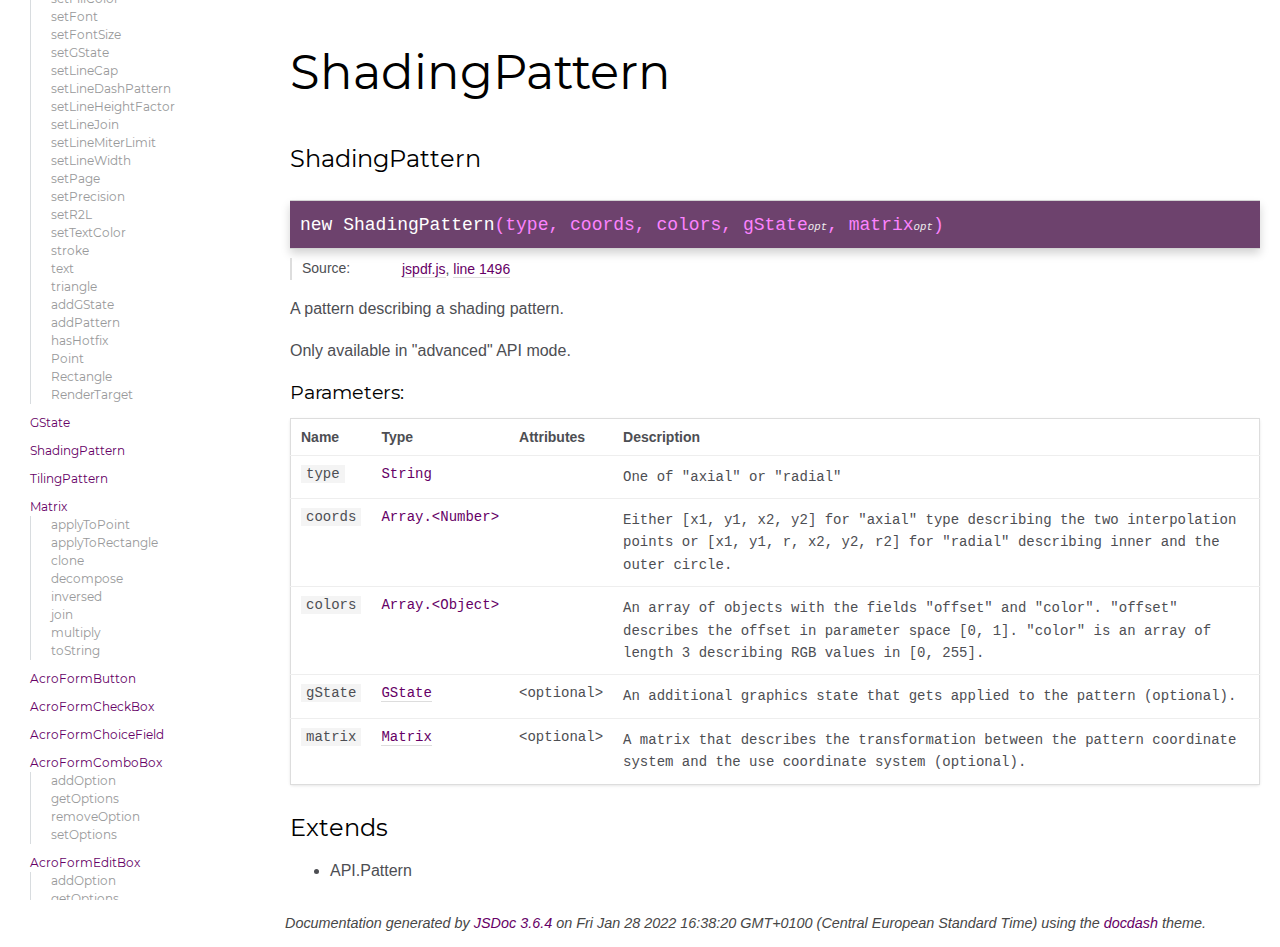
<file: jsPDF-2.5.1/docs/jsPDF-API.ShadingPattern.html>
<!DOCTYPE html>
<html lang="en">
<head>
    
    <meta charset="utf-8">
    <title>ShadingPattern - Documentation</title>
    
    
    <script src="scripts/prettify/prettify.js"></script>
    <script src="scripts/prettify/lang-css.js"></script>
    <!--[if lt IE 9]>
      <script src="//html5shiv.googlecode.com/svn/trunk/html5.js"></script>
    <![endif]-->
    <link type="text/css" rel="stylesheet" href="styles/prettify.css">
    <link type="text/css" rel="stylesheet" href="styles/jsdoc.css">
    <script src="scripts/nav.js" defer></script>
    <meta name="viewport" content="width=device-width, initial-scale=1.0">
</head>
<body>

<input type="checkbox" id="nav-trigger" class="nav-trigger" />
<label for="nav-trigger" class="navicon-button x">
  <div class="navicon"></div>
</label>

<label for="nav-trigger" class="overlay"></label>

<nav >
    
    <h2><a href="index.html">Home</a></h2><h3>Classes</h3><ul><li><a href="GState.html">GState</a></li><li><a href="jsPDF.html">jsPDF</a><ul class='methods'><li data-type='method'><a href="jsPDF.html#addFont">addFont</a></li><li data-type='method'><a href="jsPDF.html#addGState">addGState</a></li><li data-type='method'><a href="jsPDF.html#addPage">addPage</a></li><li data-type='method'><a href="jsPDF.html#addPattern">addPattern</a></li><li data-type='method'><a href="jsPDF.html#beginFormObject">beginFormObject</a></li><li data-type='method'><a href="jsPDF.html#circle">circle</a></li><li data-type='method'><a href="jsPDF.html#clip">clip</a></li><li data-type='method'><a href="jsPDF.html#clipEvenOdd">clipEvenOdd</a></li><li data-type='method'><a href="jsPDF.html#close">close</a></li><li data-type='method'><a href="jsPDF.html#comment">comment</a></li><li data-type='method'><a href="jsPDF.html#curveTo">curveTo</a></li><li data-type='method'><a href="jsPDF.html#deletePage">deletePage</a></li><li data-type='method'><a href="jsPDF.html#discardPath">discardPath</a></li><li data-type='method'><a href="jsPDF.html#doFormObject">doFormObject</a></li><li data-type='method'><a href="jsPDF.html#ellipse">ellipse</a></li><li data-type='method'><a href="jsPDF.html#endFormObject">endFormObject</a></li><li data-type='method'><a href="jsPDF.html#fill">fill</a></li><li data-type='method'><a href="jsPDF.html#fillEvenOdd">fillEvenOdd</a></li><li data-type='method'><a href="jsPDF.html#fillStroke">fillStroke</a></li><li data-type='method'><a href="jsPDF.html#fillStrokeEvenOdd">fillStrokeEvenOdd</a></li><li data-type='method'><a href="jsPDF.html#getCharSpace">getCharSpace</a></li><li data-type='method'><a href="jsPDF.html#getCreationDate">getCreationDate</a></li><li data-type='method'><a href="jsPDF.html#getDrawColor">getDrawColor</a></li><li data-type='method'><a href="jsPDF.html#getFileId">getFileId</a></li><li data-type='method'><a href="jsPDF.html#getFillColor">getFillColor</a></li><li data-type='method'><a href="jsPDF.html#getFont">getFont</a></li><li data-type='method'><a href="jsPDF.html#getFontList">getFontList</a></li><li data-type='method'><a href="jsPDF.html#getFontSize">getFontSize</a></li><li data-type='method'><a href="jsPDF.html#getFormObject">getFormObject</a></li><li data-type='method'><a href="jsPDF.html#getLineHeightFactor">getLineHeightFactor</a></li><li data-type='method'><a href="jsPDF.html#getLineWidth">getLineWidth</a></li><li data-type='method'><a href="jsPDF.html#getR2L">getR2L</a></li><li data-type='method'><a href="jsPDF.html#getTextColor">getTextColor</a></li><li data-type='method'><a href="jsPDF.html#insertPage">insertPage</a></li><li data-type='method'><a href="jsPDF.html#line">line</a></li><li data-type='method'><a href="jsPDF.html#lines">lines</a></li><li data-type='method'><a href="jsPDF.html#lineTo">lineTo</a></li><li data-type='method'><a href="jsPDF.html#movePage">movePage</a></li><li data-type='method'><a href="jsPDF.html#moveTo">moveTo</a></li><li data-type='method'><a href="jsPDF.html#output">output</a></li><li data-type='method'><a href="jsPDF.html#path">path</a></li><li data-type='method'><a href="jsPDF.html#rect">rect</a></li><li data-type='method'><a href="jsPDF.html#restoreGraphicsState">restoreGraphicsState</a></li><li data-type='method'><a href="jsPDF.html#roundedRect">roundedRect</a></li><li data-type='method'><a href="jsPDF.html#save">save</a></li><li data-type='method'><a href="jsPDF.html#saveGraphicsState">saveGraphicsState</a></li><li data-type='method'><a href="jsPDF.html#setCharSpace">setCharSpace</a></li><li data-type='method'><a href="jsPDF.html#setCreationDate">setCreationDate</a></li><li data-type='method'><a href="jsPDF.html#setCurrentTransformationMatrix">setCurrentTransformationMatrix</a></li><li data-type='method'><a href="jsPDF.html#setDisplayMode">setDisplayMode</a></li><li data-type='method'><a href="jsPDF.html#setDocumentProperties">setDocumentProperties</a></li><li data-type='method'><a href="jsPDF.html#setDrawColor">setDrawColor</a></li><li data-type='method'><a href="jsPDF.html#setFileId">setFileId</a></li><li data-type='method'><a href="jsPDF.html#setFillColor">setFillColor</a></li><li data-type='method'><a href="jsPDF.html#setFont">setFont</a></li><li data-type='method'><a href="jsPDF.html#setFontSize">setFontSize</a></li><li data-type='method'><a href="jsPDF.html#setGState">setGState</a></li><li data-type='method'><a href="jsPDF.html#setLineCap">setLineCap</a></li><li data-type='method'><a href="jsPDF.html#setLineDashPattern">setLineDashPattern</a></li><li data-type='method'><a href="jsPDF.html#setLineHeightFactor">setLineHeightFactor</a></li><li data-type='method'><a href="jsPDF.html#setLineJoin">setLineJoin</a></li><li data-type='method'><a href="jsPDF.html#setLineMiterLimit">setLineMiterLimit</a></li><li data-type='method'><a href="jsPDF.html#setLineWidth">setLineWidth</a></li><li data-type='method'><a href="jsPDF.html#setPage">setPage</a></li><li data-type='method'><a href="jsPDF.html#setPrecision">setPrecision</a></li><li data-type='method'><a href="jsPDF.html#setR2L">setR2L</a></li><li data-type='method'><a href="jsPDF.html#setTextColor">setTextColor</a></li><li data-type='method'><a href="jsPDF.html#stroke">stroke</a></li><li data-type='method'><a href="jsPDF.html#text">text</a></li><li data-type='method'><a href="jsPDF.html#triangle">triangle</a></li><li data-type='method'><a href="jsPDF.html#~addGState">addGState</a></li><li data-type='method'><a href="jsPDF.html#~addPattern">addPattern</a></li><li data-type='method'><a href="jsPDF.html#~hasHotfix">hasHotfix</a></li><li data-type='method'><a href="jsPDF.html#~Point">Point</a></li><li data-type='method'><a href="jsPDF.html#~Rectangle">Rectangle</a></li><li data-type='method'><a href="jsPDF.html#~RenderTarget">RenderTarget</a></li></ul></li><li><a href="jsPDF-API.GState.html">GState</a></li><li><a href="jsPDF-API.ShadingPattern.html">ShadingPattern</a></li><li><a href="jsPDF-API.TilingPattern.html">TilingPattern</a></li><li><a href="Matrix.html">Matrix</a><ul class='methods'><li data-type='method'><a href="Matrix.html#applyToPoint">applyToPoint</a></li><li data-type='method'><a href="Matrix.html#applyToRectangle">applyToRectangle</a></li><li data-type='method'><a href="Matrix.html#clone">clone</a></li><li data-type='method'><a href="Matrix.html#decompose">decompose</a></li><li data-type='method'><a href="Matrix.html#inversed">inversed</a></li><li data-type='method'><a href="Matrix.html#join">join</a></li><li data-type='method'><a href="Matrix.html#multiply">multiply</a></li><li data-type='method'><a href="Matrix.html#toString">toString</a></li></ul></li><li><a href="module-AcroForm-AcroFormButton.html">AcroFormButton</a></li><li><a href="module-AcroForm-AcroFormCheckBox.html">AcroFormCheckBox</a></li><li><a href="module-AcroForm-AcroFormChoiceField.html">AcroFormChoiceField</a></li><li><a href="module-AcroForm-AcroFormComboBox.html">AcroFormComboBox</a><ul class='methods'><li data-type='method'><a href="module-AcroForm-AcroFormComboBox.html#addOption">addOption</a></li><li data-type='method'><a href="module-AcroForm-AcroFormComboBox.html#getOptions">getOptions</a></li><li data-type='method'><a href="module-AcroForm-AcroFormComboBox.html#removeOption">removeOption</a></li><li data-type='method'><a href="module-AcroForm-AcroFormComboBox.html#setOptions">setOptions</a></li></ul></li><li><a href="module-AcroForm-AcroFormEditBox.html">AcroFormEditBox</a><ul class='methods'><li data-type='method'><a href="module-AcroForm-AcroFormEditBox.html#addOption">addOption</a></li><li data-type='method'><a href="module-AcroForm-AcroFormEditBox.html#getOptions">getOptions</a></li><li data-type='method'><a href="module-AcroForm-AcroFormEditBox.html#removeOption">removeOption</a></li><li data-type='method'><a href="module-AcroForm-AcroFormEditBox.html#setOptions">setOptions</a></li></ul></li><li><a href="module-AcroForm-AcroFormField.html">AcroFormField</a></li><li><a href="module-AcroForm-AcroFormListBox.html">AcroFormListBox</a><ul class='methods'><li data-type='method'><a href="module-AcroForm-AcroFormListBox.html#addOption">addOption</a></li><li data-type='method'><a href="module-AcroForm-AcroFormListBox.html#getOptions">getOptions</a></li><li data-type='method'><a href="module-AcroForm-AcroFormListBox.html#removeOption">removeOption</a></li><li data-type='method'><a href="module-AcroForm-AcroFormListBox.html#setOptions">setOptions</a></li></ul></li><li><a href="module-AcroForm-AcroFormPasswordField.html">AcroFormPasswordField</a></li><li><a href="module-AcroForm-AcroFormPDFObject.html">AcroFormPDFObject</a></li><li><a href="module-AcroForm-AcroFormPushButton.html">AcroFormPushButton</a></li><li><a href="module-AcroForm-AcroFormRadioButton.html">AcroFormRadioButton</a></li><li><a href="module-AcroForm-AcroFormTextField.html">AcroFormTextField</a></li><li><a href="module-canvas-Canvas.html">Canvas</a></li></ul><h3>Modules</h3><ul><li><a href="module-AcroForm.html">AcroForm</a><ul class='methods'><li data-type='method'><a href="module-AcroForm.html#addField">addField</a></li><li data-type='method'><a href="module-AcroForm.html#~AcroFormDictionaryCallback">AcroFormDictionaryCallback</a></li><li data-type='method'><a href="module-AcroForm.html#~calculateFontSpace">calculateFontSpace</a></li><li data-type='method'><a href="module-AcroForm.html#~createAnnotationReference">createAnnotationReference</a></li><li data-type='method'><a href="module-AcroForm.html#~createFieldCallback">createFieldCallback</a></li></ul></li><li><a href="module-addImage.html">addImage</a><ul class='methods'><li data-type='method'><a href="module-addImage.html#~addImage">addImage</a></li><li data-type='method'><a href="module-addImage.html#~arrayBufferToBinaryString">arrayBufferToBinaryString</a></li><li data-type='method'><a href="module-addImage.html#~binaryStringToUint8Array">binaryStringToUint8Array</a></li><li data-type='method'><a href="module-addImage.html#~convertBase64ToBinaryString">convertBase64ToBinaryString</a></li><li data-type='method'><a href="module-addImage.html#~extractImageFromDataUrl">extractImageFromDataUrl</a></li><li data-type='method'><a href="module-addImage.html#~getImageFileTypeByImageData">getImageFileTypeByImageData</a></li><li data-type='method'><a href="module-addImage.html#~getImageProperties">getImageProperties</a></li><li data-type='method'><a href="module-addImage.html#~isArrayBuffer">isArrayBuffer</a></li><li data-type='method'><a href="module-addImage.html#~isArrayBufferView">isArrayBufferView</a></li><li data-type='method'><a href="module-addImage.html#~sHashCode">sHashCode</a></li><li data-type='method'><a href="module-addImage.html#~supportsArrayBuffer">supportsArrayBuffer</a></li><li data-type='method'><a href="module-addImage.html#~validateStringAsBase64">validateStringAsBase64</a></li></ul></li><li><a href="module-annotations.html">annotations</a><ul class='methods'><li data-type='method'><a href="module-annotations.html#~createAnnotation">createAnnotation</a></li><li data-type='method'><a href="module-annotations.html#~getTextWidth">getTextWidth</a></li><li data-type='method'><a href="module-annotations.html#~link">link</a></li><li data-type='method'><a href="module-annotations.html#~textWithLink">textWithLink</a></li></ul></li><li><a href="module-arabic.html">arabic</a><ul class='methods'><li data-type='method'><a href="module-arabic.html#~processArabic">processArabic</a></li></ul></li><li><a href="module-autoprint.html">autoprint</a><ul class='methods'><li data-type='method'><a href="module-autoprint.html#~autoPrint">autoPrint</a></li></ul></li><li><a href="module-bmp_support.html">bmp_support</a></li><li><a href="module-canvas.html">canvas</a><ul class='methods'><li data-type='method'><a href="module-canvas.html#~getContext">getContext</a></li><li data-type='method'><a href="module-canvas.html#~toDataURL">toDataURL</a></li></ul></li><li><a href="module-cell.html">cell</a><ul class='methods'><li data-type='method'><a href="module-cell.html#~cell">cell</a></li><li data-type='method'><a href="module-cell.html#~cellAddPage">cellAddPage</a></li><li data-type='method'><a href="module-cell.html#~getTextDimensions">getTextDimensions</a></li><li data-type='method'><a href="module-cell.html#~printHeaderRow">printHeaderRow</a></li><li data-type='method'><a href="module-cell.html#~setHeaderFunction">setHeaderFunction</a></li><li data-type='method'><a href="module-cell.html#~setTableHeaderRow">setTableHeaderRow</a></li><li data-type='method'><a href="module-cell.html#~table">table</a></li></ul></li><li><a href="module-context2d.html">context2d</a><ul class='methods'><li data-type='method'><a href="module-context2d.html#~arc">arc</a></li><li data-type='method'><a href="module-context2d.html#~arcTo">arcTo</a></li><li data-type='method'><a href="module-context2d.html#~beginPath">beginPath</a></li><li data-type='method'><a href="module-context2d.html#~bezierCurveTo">bezierCurveTo</a></li><li data-type='method'><a href="module-context2d.html#~clearRect">clearRect</a></li><li data-type='method'><a href="module-context2d.html#~clip">clip</a></li><li data-type='method'><a href="module-context2d.html#~closePath">closePath</a></li><li data-type='method'><a href="module-context2d.html#~createArc">createArc</a></li><li data-type='method'><a href="module-context2d.html#~fillRect">fillRect</a></li><li data-type='method'><a href="module-context2d.html#~fillText">fillText</a></li><li data-type='method'><a href="module-context2d.html#~getLineDash">getLineDash</a></li><li data-type='method'><a href="module-context2d.html#~lineTo">lineTo</a></li><li data-type='method'><a href="module-context2d.html#~measureText">measureText</a></li><li data-type='method'><a href="module-context2d.html#~moveTo">moveTo</a></li><li data-type='method'><a href="module-context2d.html#~quadraticCurveTo">quadraticCurveTo</a></li><li data-type='method'><a href="module-context2d.html#~rect">rect</a></li><li data-type='method'><a href="module-context2d.html#~restore">restore</a></li><li data-type='method'><a href="module-context2d.html#~rotate">rotate</a></li><li data-type='method'><a href="module-context2d.html#~save">save</a></li><li data-type='method'><a href="module-context2d.html#~scale">scale</a></li><li data-type='method'><a href="module-context2d.html#~setLineDash">setLineDash</a></li><li data-type='method'><a href="module-context2d.html#~setTransform">setTransform</a></li><li data-type='method'><a href="module-context2d.html#~stroke">stroke</a></li><li data-type='method'><a href="module-context2d.html#~strokeRect">strokeRect</a></li><li data-type='method'><a href="module-context2d.html#~strokeText">strokeText</a></li><li data-type='method'><a href="module-context2d.html#~toDataURL">toDataURL</a></li><li data-type='method'><a href="module-context2d.html#~transform">transform</a></li><li data-type='method'><a href="module-context2d.html#~translate">translate</a></li></ul></li><li><a href="module-fileloading.html">fileloading</a><ul class='methods'><li data-type='method'><a href="module-fileloading.html#~loadFile">loadFile</a></li><li data-type='method'><a href="module-fileloading.html#~loadImageFile">loadImageFile</a></li></ul></li><li><a href="module-gif_support.html">gif_support</a></li><li><a href="module-html.html">html</a><ul class='methods'><li data-type='method'><a href="module-html.html#~html">html</a></li></ul></li><li><a href="module-javascript.html">javascript</a><ul class='methods'><li data-type='method'><a href="module-javascript.html#~addJS">addJS</a></li></ul></li><li><a href="module-jpeg_support.html">jpeg_support</a></li><li><a href="module-outline.html">outline</a></li><li><a href="module-png_support.html">png_support</a></li><li><a href="module-rgba_support.html">rgba_support</a></li><li><a href="module-setLanguage.html">setLanguage</a><ul class='methods'><li data-type='method'><a href="module-setLanguage.html#~setLanguage">setLanguage</a></li></ul></li><li><a href="module-split_text_to_size.html">split_text_to_size</a><ul class='methods'><li data-type='method'><a href="module-split_text_to_size.html#~getCharWidthsArray">getCharWidthsArray</a></li><li data-type='method'><a href="module-split_text_to_size.html#~getStringUnitWidth">getStringUnitWidth</a></li><li data-type='method'><a href="module-split_text_to_size.html#~splitTextToSize">splitTextToSize</a></li></ul></li><li><a href="module-standard_fonts_metrics.html">standard_fonts_metrics</a></li><li><a href="module-svg.html">svg</a><ul class='methods'><li data-type='method'><a href="module-svg.html#~addSvgAsImage">addSvgAsImage</a></li></ul></li><li><a href="module-total_pages.html">total_pages</a><ul class='methods'><li data-type='method'><a href="module-total_pages.html#~putTotalPages">putTotalPages</a></li></ul></li><li><a href="module-ttfsupport.html">ttfsupport</a></li><li><a href="module-utf8.html">utf8</a></li><li><a href="module-vFS.html">vFS</a><ul class='methods'><li data-type='method'><a href="module-vFS.html#~addFileToVFS">addFileToVFS</a></li><li data-type='method'><a href="module-vFS.html#~existsFileInVFS">existsFileInVFS</a></li><li data-type='method'><a href="module-vFS.html#~getFileFromVFS">getFileFromVFS</a></li></ul></li><li><a href="module-viewerpreferences.html">viewerpreferences</a><ul class='methods'><li data-type='method'><a href="module-viewerpreferences.html#~viewerPreferences">viewerPreferences</a></li></ul></li><li><a href="module-webp_support.html">webp_support</a></li><li><a href="module-xmp_metadata.html">xmp_metadata</a><ul class='methods'><li data-type='method'><a href="module-xmp_metadata.html#~addMetadata">addMetadata</a></li></ul></li></ul><h3>Global</h3><ul><li><a href="global.html#constructor">constructor</a></li><li><a href="global.html#encryptor">encryptor</a></li><li><a href="global.html#hexToBytes">hexToBytes</a></li><li><a href="global.html#lsbFirstWord">lsbFirstWord</a></li><li><a href="global.html#mapArrayBufferViews">mapArrayBufferViews</a></li><li><a href="global.html#md5cycle">md5cycle</a></li><li><a href="global.html#processOwnerPassword">processOwnerPassword</a></li><li><a href="global.html#rc4">rc4</a></li><li><a href="global.html#repeat">repeat</a></li><li><a href="global.html#RGBColor">RGBColor</a></li><li><a href="global.html#SetsoptionsforBidiconversion">Sets options for Bidi conversion</a></li><li><a href="global.html#toHexString">toHexString</a></li><li><a href="global.html#toPDFName">toPDFName</a></li></ul>
</nav>

<div id="main">
    
    <h1 class="page-title">ShadingPattern</h1>
    

    




<section>

<header>
    
        <h2>
        ShadingPattern
        </h2>
        
    
</header>

<article>
    
        <div class="container-overview">
        
            

    

    <h4 class="name" id="ShadingPattern"><span class="type-signature"></span>new ShadingPattern<span class="signature">(type, coords, colors, gState<span class="signature-attributes">opt</span>, matrix<span class="signature-attributes">opt</span>)</span><span class="type-signature"></span></h4>

    




<dl class="details">

    
    <dt class="tag-source">Source:</dt>
    <dd class="tag-source"><ul class="dummy"><li>
        <a href="jspdf.js.html">jspdf.js</a>, <a href="jspdf.js.html#line1496">line 1496</a>
    </li></ul></dd>
    

    

    

    

    

    

    

    

    

    

    

    

    

    

    

    
</dl>





<div class="description usertext">
    <p>A pattern describing a shading pattern.</p>
<p>Only available in &quot;advanced&quot; API mode.</p>
</div>











    <h5>Parameters:</h5>
    

<table class="params">
    <thead>
    <tr>
        
        <th>Name</th>
        

        <th>Type</th>

        
        <th>Attributes</th>
        

        

        <th class="last">Description</th>
    </tr>
    </thead>

    <tbody>
    

        <tr>
            
                <td class="name"><code>type</code></td>
            

            <td class="type">
            
                
<span class="param-type">String</span>


            
            </td>

            
                <td class="attributes">
                

                

                
                </td>
            

            

            <td class="description last"><p>One of &quot;axial&quot; or &quot;radial&quot;</p></td>
        </tr>

    

        <tr>
            
                <td class="name"><code>coords</code></td>
            

            <td class="type">
            
                
<span class="param-type">Array.&lt;Number></span>


            
            </td>

            
                <td class="attributes">
                

                

                
                </td>
            

            

            <td class="description last"><p>Either [x1, y1, x2, y2] for &quot;axial&quot; type describing the two interpolation points
or [x1, y1, r, x2, y2, r2] for &quot;radial&quot; describing inner and the outer circle.</p></td>
        </tr>

    

        <tr>
            
                <td class="name"><code>colors</code></td>
            

            <td class="type">
            
                
<span class="param-type">Array.&lt;Object></span>


            
            </td>

            
                <td class="attributes">
                

                

                
                </td>
            

            

            <td class="description last"><p>An array of objects with the fields &quot;offset&quot; and &quot;color&quot;. &quot;offset&quot; describes
the offset in parameter space [0, 1]. &quot;color&quot; is an array of length 3 describing RGB values in [0, 255].</p></td>
        </tr>

    

        <tr>
            
                <td class="name"><code>gState</code></td>
            

            <td class="type">
            
                
<span class="param-type"><a href="GState.html">GState</a></span>


            
            </td>

            
                <td class="attributes">
                
                    &lt;optional><br>
                

                

                
                </td>
            

            

            <td class="description last"><p>An additional graphics state that gets applied to the pattern (optional).</p></td>
        </tr>

    

        <tr>
            
                <td class="name"><code>matrix</code></td>
            

            <td class="type">
            
                
<span class="param-type"><a href="Matrix.html">Matrix</a></span>


            
            </td>

            
                <td class="attributes">
                
                    &lt;optional><br>
                

                

                
                </td>
            

            

            <td class="description last"><p>A matrix that describes the transformation between the pattern coordinate system
and the use coordinate system (optional).</p></td>
        </tr>

    
    </tbody>
</table>



















        
        </div>
    

    
        <h3 class="subsection-title">Extends</h3>

        


    <ul>
        <li>API.Pattern</li>
    </ul>


    

    

    
    
    

     

    

    

    

    

    
</article>

</section>




    
    
</div>

<br class="clear">

<footer>
    Documentation generated by <a href="https://github.com/jsdoc3/jsdoc">JSDoc 3.6.4</a> on Fri Jan 28 2022 16:38:20 GMT+0100 (Central European Standard Time) using the <a href="https://github.com/clenemt/docdash">docdash</a> theme.
</footer>

<script>prettyPrint();</script>
<script src="scripts/polyfill.js"></script>
<script src="scripts/linenumber.js"></script>



</body>
</html>
</file>
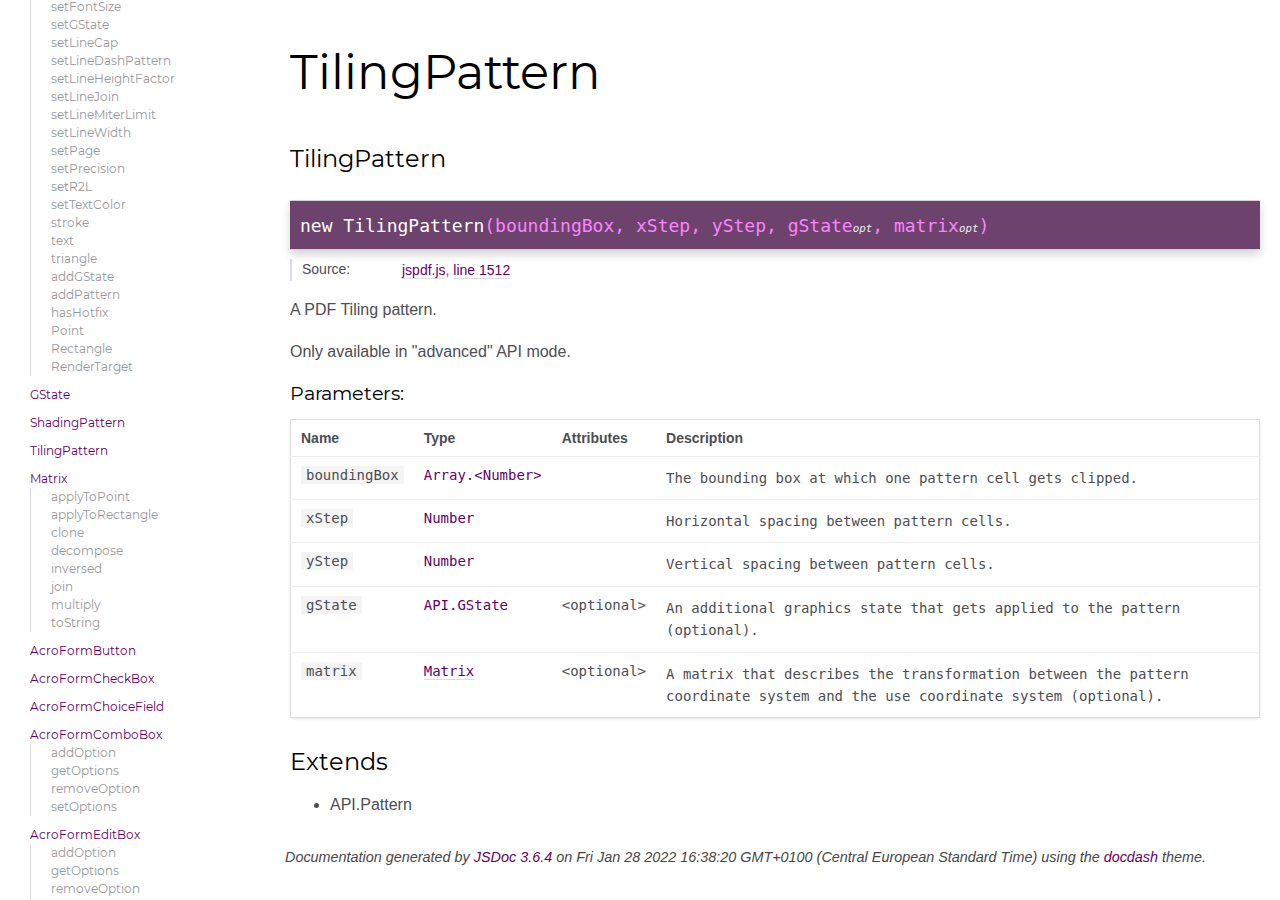
<file: jsPDF-2.5.1/docs/jsPDF-API.TilingPattern.html>
<!DOCTYPE html>
<html lang="en">
<head>
    
    <meta charset="utf-8">
    <title>TilingPattern - Documentation</title>
    
    
    <script src="scripts/prettify/prettify.js"></script>
    <script src="scripts/prettify/lang-css.js"></script>
    <!--[if lt IE 9]>
      <script src="//html5shiv.googlecode.com/svn/trunk/html5.js"></script>
    <![endif]-->
    <link type="text/css" rel="stylesheet" href="styles/prettify.css">
    <link type="text/css" rel="stylesheet" href="styles/jsdoc.css">
    <script src="scripts/nav.js" defer></script>
    <meta name="viewport" content="width=device-width, initial-scale=1.0">
</head>
<body>

<input type="checkbox" id="nav-trigger" class="nav-trigger" />
<label for="nav-trigger" class="navicon-button x">
  <div class="navicon"></div>
</label>

<label for="nav-trigger" class="overlay"></label>

<nav >
    
    <h2><a href="index.html">Home</a></h2><h3>Classes</h3><ul><li><a href="GState.html">GState</a></li><li><a href="jsPDF.html">jsPDF</a><ul class='methods'><li data-type='method'><a href="jsPDF.html#addFont">addFont</a></li><li data-type='method'><a href="jsPDF.html#addGState">addGState</a></li><li data-type='method'><a href="jsPDF.html#addPage">addPage</a></li><li data-type='method'><a href="jsPDF.html#addPattern">addPattern</a></li><li data-type='method'><a href="jsPDF.html#beginFormObject">beginFormObject</a></li><li data-type='method'><a href="jsPDF.html#circle">circle</a></li><li data-type='method'><a href="jsPDF.html#clip">clip</a></li><li data-type='method'><a href="jsPDF.html#clipEvenOdd">clipEvenOdd</a></li><li data-type='method'><a href="jsPDF.html#close">close</a></li><li data-type='method'><a href="jsPDF.html#comment">comment</a></li><li data-type='method'><a href="jsPDF.html#curveTo">curveTo</a></li><li data-type='method'><a href="jsPDF.html#deletePage">deletePage</a></li><li data-type='method'><a href="jsPDF.html#discardPath">discardPath</a></li><li data-type='method'><a href="jsPDF.html#doFormObject">doFormObject</a></li><li data-type='method'><a href="jsPDF.html#ellipse">ellipse</a></li><li data-type='method'><a href="jsPDF.html#endFormObject">endFormObject</a></li><li data-type='method'><a href="jsPDF.html#fill">fill</a></li><li data-type='method'><a href="jsPDF.html#fillEvenOdd">fillEvenOdd</a></li><li data-type='method'><a href="jsPDF.html#fillStroke">fillStroke</a></li><li data-type='method'><a href="jsPDF.html#fillStrokeEvenOdd">fillStrokeEvenOdd</a></li><li data-type='method'><a href="jsPDF.html#getCharSpace">getCharSpace</a></li><li data-type='method'><a href="jsPDF.html#getCreationDate">getCreationDate</a></li><li data-type='method'><a href="jsPDF.html#getDrawColor">getDrawColor</a></li><li data-type='method'><a href="jsPDF.html#getFileId">getFileId</a></li><li data-type='method'><a href="jsPDF.html#getFillColor">getFillColor</a></li><li data-type='method'><a href="jsPDF.html#getFont">getFont</a></li><li data-type='method'><a href="jsPDF.html#getFontList">getFontList</a></li><li data-type='method'><a href="jsPDF.html#getFontSize">getFontSize</a></li><li data-type='method'><a href="jsPDF.html#getFormObject">getFormObject</a></li><li data-type='method'><a href="jsPDF.html#getLineHeightFactor">getLineHeightFactor</a></li><li data-type='method'><a href="jsPDF.html#getLineWidth">getLineWidth</a></li><li data-type='method'><a href="jsPDF.html#getR2L">getR2L</a></li><li data-type='method'><a href="jsPDF.html#getTextColor">getTextColor</a></li><li data-type='method'><a href="jsPDF.html#insertPage">insertPage</a></li><li data-type='method'><a href="jsPDF.html#line">line</a></li><li data-type='method'><a href="jsPDF.html#lines">lines</a></li><li data-type='method'><a href="jsPDF.html#lineTo">lineTo</a></li><li data-type='method'><a href="jsPDF.html#movePage">movePage</a></li><li data-type='method'><a href="jsPDF.html#moveTo">moveTo</a></li><li data-type='method'><a href="jsPDF.html#output">output</a></li><li data-type='method'><a href="jsPDF.html#path">path</a></li><li data-type='method'><a href="jsPDF.html#rect">rect</a></li><li data-type='method'><a href="jsPDF.html#restoreGraphicsState">restoreGraphicsState</a></li><li data-type='method'><a href="jsPDF.html#roundedRect">roundedRect</a></li><li data-type='method'><a href="jsPDF.html#save">save</a></li><li data-type='method'><a href="jsPDF.html#saveGraphicsState">saveGraphicsState</a></li><li data-type='method'><a href="jsPDF.html#setCharSpace">setCharSpace</a></li><li data-type='method'><a href="jsPDF.html#setCreationDate">setCreationDate</a></li><li data-type='method'><a href="jsPDF.html#setCurrentTransformationMatrix">setCurrentTransformationMatrix</a></li><li data-type='method'><a href="jsPDF.html#setDisplayMode">setDisplayMode</a></li><li data-type='method'><a href="jsPDF.html#setDocumentProperties">setDocumentProperties</a></li><li data-type='method'><a href="jsPDF.html#setDrawColor">setDrawColor</a></li><li data-type='method'><a href="jsPDF.html#setFileId">setFileId</a></li><li data-type='method'><a href="jsPDF.html#setFillColor">setFillColor</a></li><li data-type='method'><a href="jsPDF.html#setFont">setFont</a></li><li data-type='method'><a href="jsPDF.html#setFontSize">setFontSize</a></li><li data-type='method'><a href="jsPDF.html#setGState">setGState</a></li><li data-type='method'><a href="jsPDF.html#setLineCap">setLineCap</a></li><li data-type='method'><a href="jsPDF.html#setLineDashPattern">setLineDashPattern</a></li><li data-type='method'><a href="jsPDF.html#setLineHeightFactor">setLineHeightFactor</a></li><li data-type='method'><a href="jsPDF.html#setLineJoin">setLineJoin</a></li><li data-type='method'><a href="jsPDF.html#setLineMiterLimit">setLineMiterLimit</a></li><li data-type='method'><a href="jsPDF.html#setLineWidth">setLineWidth</a></li><li data-type='method'><a href="jsPDF.html#setPage">setPage</a></li><li data-type='method'><a href="jsPDF.html#setPrecision">setPrecision</a></li><li data-type='method'><a href="jsPDF.html#setR2L">setR2L</a></li><li data-type='method'><a href="jsPDF.html#setTextColor">setTextColor</a></li><li data-type='method'><a href="jsPDF.html#stroke">stroke</a></li><li data-type='method'><a href="jsPDF.html#text">text</a></li><li data-type='method'><a href="jsPDF.html#triangle">triangle</a></li><li data-type='method'><a href="jsPDF.html#~addGState">addGState</a></li><li data-type='method'><a href="jsPDF.html#~addPattern">addPattern</a></li><li data-type='method'><a href="jsPDF.html#~hasHotfix">hasHotfix</a></li><li data-type='method'><a href="jsPDF.html#~Point">Point</a></li><li data-type='method'><a href="jsPDF.html#~Rectangle">Rectangle</a></li><li data-type='method'><a href="jsPDF.html#~RenderTarget">RenderTarget</a></li></ul></li><li><a href="jsPDF-API.GState.html">GState</a></li><li><a href="jsPDF-API.ShadingPattern.html">ShadingPattern</a></li><li><a href="jsPDF-API.TilingPattern.html">TilingPattern</a></li><li><a href="Matrix.html">Matrix</a><ul class='methods'><li data-type='method'><a href="Matrix.html#applyToPoint">applyToPoint</a></li><li data-type='method'><a href="Matrix.html#applyToRectangle">applyToRectangle</a></li><li data-type='method'><a href="Matrix.html#clone">clone</a></li><li data-type='method'><a href="Matrix.html#decompose">decompose</a></li><li data-type='method'><a href="Matrix.html#inversed">inversed</a></li><li data-type='method'><a href="Matrix.html#join">join</a></li><li data-type='method'><a href="Matrix.html#multiply">multiply</a></li><li data-type='method'><a href="Matrix.html#toString">toString</a></li></ul></li><li><a href="module-AcroForm-AcroFormButton.html">AcroFormButton</a></li><li><a href="module-AcroForm-AcroFormCheckBox.html">AcroFormCheckBox</a></li><li><a href="module-AcroForm-AcroFormChoiceField.html">AcroFormChoiceField</a></li><li><a href="module-AcroForm-AcroFormComboBox.html">AcroFormComboBox</a><ul class='methods'><li data-type='method'><a href="module-AcroForm-AcroFormComboBox.html#addOption">addOption</a></li><li data-type='method'><a href="module-AcroForm-AcroFormComboBox.html#getOptions">getOptions</a></li><li data-type='method'><a href="module-AcroForm-AcroFormComboBox.html#removeOption">removeOption</a></li><li data-type='method'><a href="module-AcroForm-AcroFormComboBox.html#setOptions">setOptions</a></li></ul></li><li><a href="module-AcroForm-AcroFormEditBox.html">AcroFormEditBox</a><ul class='methods'><li data-type='method'><a href="module-AcroForm-AcroFormEditBox.html#addOption">addOption</a></li><li data-type='method'><a href="module-AcroForm-AcroFormEditBox.html#getOptions">getOptions</a></li><li data-type='method'><a href="module-AcroForm-AcroFormEditBox.html#removeOption">removeOption</a></li><li data-type='method'><a href="module-AcroForm-AcroFormEditBox.html#setOptions">setOptions</a></li></ul></li><li><a href="module-AcroForm-AcroFormField.html">AcroFormField</a></li><li><a href="module-AcroForm-AcroFormListBox.html">AcroFormListBox</a><ul class='methods'><li data-type='method'><a href="module-AcroForm-AcroFormListBox.html#addOption">addOption</a></li><li data-type='method'><a href="module-AcroForm-AcroFormListBox.html#getOptions">getOptions</a></li><li data-type='method'><a href="module-AcroForm-AcroFormListBox.html#removeOption">removeOption</a></li><li data-type='method'><a href="module-AcroForm-AcroFormListBox.html#setOptions">setOptions</a></li></ul></li><li><a href="module-AcroForm-AcroFormPasswordField.html">AcroFormPasswordField</a></li><li><a href="module-AcroForm-AcroFormPDFObject.html">AcroFormPDFObject</a></li><li><a href="module-AcroForm-AcroFormPushButton.html">AcroFormPushButton</a></li><li><a href="module-AcroForm-AcroFormRadioButton.html">AcroFormRadioButton</a></li><li><a href="module-AcroForm-AcroFormTextField.html">AcroFormTextField</a></li><li><a href="module-canvas-Canvas.html">Canvas</a></li></ul><h3>Modules</h3><ul><li><a href="module-AcroForm.html">AcroForm</a><ul class='methods'><li data-type='method'><a href="module-AcroForm.html#addField">addField</a></li><li data-type='method'><a href="module-AcroForm.html#~AcroFormDictionaryCallback">AcroFormDictionaryCallback</a></li><li data-type='method'><a href="module-AcroForm.html#~calculateFontSpace">calculateFontSpace</a></li><li data-type='method'><a href="module-AcroForm.html#~createAnnotationReference">createAnnotationReference</a></li><li data-type='method'><a href="module-AcroForm.html#~createFieldCallback">createFieldCallback</a></li></ul></li><li><a href="module-addImage.html">addImage</a><ul class='methods'><li data-type='method'><a href="module-addImage.html#~addImage">addImage</a></li><li data-type='method'><a href="module-addImage.html#~arrayBufferToBinaryString">arrayBufferToBinaryString</a></li><li data-type='method'><a href="module-addImage.html#~binaryStringToUint8Array">binaryStringToUint8Array</a></li><li data-type='method'><a href="module-addImage.html#~convertBase64ToBinaryString">convertBase64ToBinaryString</a></li><li data-type='method'><a href="module-addImage.html#~extractImageFromDataUrl">extractImageFromDataUrl</a></li><li data-type='method'><a href="module-addImage.html#~getImageFileTypeByImageData">getImageFileTypeByImageData</a></li><li data-type='method'><a href="module-addImage.html#~getImageProperties">getImageProperties</a></li><li data-type='method'><a href="module-addImage.html#~isArrayBuffer">isArrayBuffer</a></li><li data-type='method'><a href="module-addImage.html#~isArrayBufferView">isArrayBufferView</a></li><li data-type='method'><a href="module-addImage.html#~sHashCode">sHashCode</a></li><li data-type='method'><a href="module-addImage.html#~supportsArrayBuffer">supportsArrayBuffer</a></li><li data-type='method'><a href="module-addImage.html#~validateStringAsBase64">validateStringAsBase64</a></li></ul></li><li><a href="module-annotations.html">annotations</a><ul class='methods'><li data-type='method'><a href="module-annotations.html#~createAnnotation">createAnnotation</a></li><li data-type='method'><a href="module-annotations.html#~getTextWidth">getTextWidth</a></li><li data-type='method'><a href="module-annotations.html#~link">link</a></li><li data-type='method'><a href="module-annotations.html#~textWithLink">textWithLink</a></li></ul></li><li><a href="module-arabic.html">arabic</a><ul class='methods'><li data-type='method'><a href="module-arabic.html#~processArabic">processArabic</a></li></ul></li><li><a href="module-autoprint.html">autoprint</a><ul class='methods'><li data-type='method'><a href="module-autoprint.html#~autoPrint">autoPrint</a></li></ul></li><li><a href="module-bmp_support.html">bmp_support</a></li><li><a href="module-canvas.html">canvas</a><ul class='methods'><li data-type='method'><a href="module-canvas.html#~getContext">getContext</a></li><li data-type='method'><a href="module-canvas.html#~toDataURL">toDataURL</a></li></ul></li><li><a href="module-cell.html">cell</a><ul class='methods'><li data-type='method'><a href="module-cell.html#~cell">cell</a></li><li data-type='method'><a href="module-cell.html#~cellAddPage">cellAddPage</a></li><li data-type='method'><a href="module-cell.html#~getTextDimensions">getTextDimensions</a></li><li data-type='method'><a href="module-cell.html#~printHeaderRow">printHeaderRow</a></li><li data-type='method'><a href="module-cell.html#~setHeaderFunction">setHeaderFunction</a></li><li data-type='method'><a href="module-cell.html#~setTableHeaderRow">setTableHeaderRow</a></li><li data-type='method'><a href="module-cell.html#~table">table</a></li></ul></li><li><a href="module-context2d.html">context2d</a><ul class='methods'><li data-type='method'><a href="module-context2d.html#~arc">arc</a></li><li data-type='method'><a href="module-context2d.html#~arcTo">arcTo</a></li><li data-type='method'><a href="module-context2d.html#~beginPath">beginPath</a></li><li data-type='method'><a href="module-context2d.html#~bezierCurveTo">bezierCurveTo</a></li><li data-type='method'><a href="module-context2d.html#~clearRect">clearRect</a></li><li data-type='method'><a href="module-context2d.html#~clip">clip</a></li><li data-type='method'><a href="module-context2d.html#~closePath">closePath</a></li><li data-type='method'><a href="module-context2d.html#~createArc">createArc</a></li><li data-type='method'><a href="module-context2d.html#~fillRect">fillRect</a></li><li data-type='method'><a href="module-context2d.html#~fillText">fillText</a></li><li data-type='method'><a href="module-context2d.html#~getLineDash">getLineDash</a></li><li data-type='method'><a href="module-context2d.html#~lineTo">lineTo</a></li><li data-type='method'><a href="module-context2d.html#~measureText">measureText</a></li><li data-type='method'><a href="module-context2d.html#~moveTo">moveTo</a></li><li data-type='method'><a href="module-context2d.html#~quadraticCurveTo">quadraticCurveTo</a></li><li data-type='method'><a href="module-context2d.html#~rect">rect</a></li><li data-type='method'><a href="module-context2d.html#~restore">restore</a></li><li data-type='method'><a href="module-context2d.html#~rotate">rotate</a></li><li data-type='method'><a href="module-context2d.html#~save">save</a></li><li data-type='method'><a href="module-context2d.html#~scale">scale</a></li><li data-type='method'><a href="module-context2d.html#~setLineDash">setLineDash</a></li><li data-type='method'><a href="module-context2d.html#~setTransform">setTransform</a></li><li data-type='method'><a href="module-context2d.html#~stroke">stroke</a></li><li data-type='method'><a href="module-context2d.html#~strokeRect">strokeRect</a></li><li data-type='method'><a href="module-context2d.html#~strokeText">strokeText</a></li><li data-type='method'><a href="module-context2d.html#~toDataURL">toDataURL</a></li><li data-type='method'><a href="module-context2d.html#~transform">transform</a></li><li data-type='method'><a href="module-context2d.html#~translate">translate</a></li></ul></li><li><a href="module-fileloading.html">fileloading</a><ul class='methods'><li data-type='method'><a href="module-fileloading.html#~loadFile">loadFile</a></li><li data-type='method'><a href="module-fileloading.html#~loadImageFile">loadImageFile</a></li></ul></li><li><a href="module-gif_support.html">gif_support</a></li><li><a href="module-html.html">html</a><ul class='methods'><li data-type='method'><a href="module-html.html#~html">html</a></li></ul></li><li><a href="module-javascript.html">javascript</a><ul class='methods'><li data-type='method'><a href="module-javascript.html#~addJS">addJS</a></li></ul></li><li><a href="module-jpeg_support.html">jpeg_support</a></li><li><a href="module-outline.html">outline</a></li><li><a href="module-png_support.html">png_support</a></li><li><a href="module-rgba_support.html">rgba_support</a></li><li><a href="module-setLanguage.html">setLanguage</a><ul class='methods'><li data-type='method'><a href="module-setLanguage.html#~setLanguage">setLanguage</a></li></ul></li><li><a href="module-split_text_to_size.html">split_text_to_size</a><ul class='methods'><li data-type='method'><a href="module-split_text_to_size.html#~getCharWidthsArray">getCharWidthsArray</a></li><li data-type='method'><a href="module-split_text_to_size.html#~getStringUnitWidth">getStringUnitWidth</a></li><li data-type='method'><a href="module-split_text_to_size.html#~splitTextToSize">splitTextToSize</a></li></ul></li><li><a href="module-standard_fonts_metrics.html">standard_fonts_metrics</a></li><li><a href="module-svg.html">svg</a><ul class='methods'><li data-type='method'><a href="module-svg.html#~addSvgAsImage">addSvgAsImage</a></li></ul></li><li><a href="module-total_pages.html">total_pages</a><ul class='methods'><li data-type='method'><a href="module-total_pages.html#~putTotalPages">putTotalPages</a></li></ul></li><li><a href="module-ttfsupport.html">ttfsupport</a></li><li><a href="module-utf8.html">utf8</a></li><li><a href="module-vFS.html">vFS</a><ul class='methods'><li data-type='method'><a href="module-vFS.html#~addFileToVFS">addFileToVFS</a></li><li data-type='method'><a href="module-vFS.html#~existsFileInVFS">existsFileInVFS</a></li><li data-type='method'><a href="module-vFS.html#~getFileFromVFS">getFileFromVFS</a></li></ul></li><li><a href="module-viewerpreferences.html">viewerpreferences</a><ul class='methods'><li data-type='method'><a href="module-viewerpreferences.html#~viewerPreferences">viewerPreferences</a></li></ul></li><li><a href="module-webp_support.html">webp_support</a></li><li><a href="module-xmp_metadata.html">xmp_metadata</a><ul class='methods'><li data-type='method'><a href="module-xmp_metadata.html#~addMetadata">addMetadata</a></li></ul></li></ul><h3>Global</h3><ul><li><a href="global.html#constructor">constructor</a></li><li><a href="global.html#encryptor">encryptor</a></li><li><a href="global.html#hexToBytes">hexToBytes</a></li><li><a href="global.html#lsbFirstWord">lsbFirstWord</a></li><li><a href="global.html#mapArrayBufferViews">mapArrayBufferViews</a></li><li><a href="global.html#md5cycle">md5cycle</a></li><li><a href="global.html#processOwnerPassword">processOwnerPassword</a></li><li><a href="global.html#rc4">rc4</a></li><li><a href="global.html#repeat">repeat</a></li><li><a href="global.html#RGBColor">RGBColor</a></li><li><a href="global.html#SetsoptionsforBidiconversion">Sets options for Bidi conversion</a></li><li><a href="global.html#toHexString">toHexString</a></li><li><a href="global.html#toPDFName">toPDFName</a></li></ul>
</nav>

<div id="main">
    
    <h1 class="page-title">TilingPattern</h1>
    

    




<section>

<header>
    
        <h2>
        TilingPattern
        </h2>
        
    
</header>

<article>
    
        <div class="container-overview">
        
            

    

    <h4 class="name" id="TilingPattern"><span class="type-signature"></span>new TilingPattern<span class="signature">(boundingBox, xStep, yStep, gState<span class="signature-attributes">opt</span>, matrix<span class="signature-attributes">opt</span>)</span><span class="type-signature"></span></h4>

    




<dl class="details">

    
    <dt class="tag-source">Source:</dt>
    <dd class="tag-source"><ul class="dummy"><li>
        <a href="jspdf.js.html">jspdf.js</a>, <a href="jspdf.js.html#line1512">line 1512</a>
    </li></ul></dd>
    

    

    

    

    

    

    

    

    

    

    

    

    

    

    

    
</dl>





<div class="description usertext">
    <p>A PDF Tiling pattern.</p>
<p>Only available in &quot;advanced&quot; API mode.</p>
</div>











    <h5>Parameters:</h5>
    

<table class="params">
    <thead>
    <tr>
        
        <th>Name</th>
        

        <th>Type</th>

        
        <th>Attributes</th>
        

        

        <th class="last">Description</th>
    </tr>
    </thead>

    <tbody>
    

        <tr>
            
                <td class="name"><code>boundingBox</code></td>
            

            <td class="type">
            
                
<span class="param-type">Array.&lt;Number></span>


            
            </td>

            
                <td class="attributes">
                

                

                
                </td>
            

            

            <td class="description last"><p>The bounding box at which one pattern cell gets clipped.</p></td>
        </tr>

    

        <tr>
            
                <td class="name"><code>xStep</code></td>
            

            <td class="type">
            
                
<span class="param-type">Number</span>


            
            </td>

            
                <td class="attributes">
                

                

                
                </td>
            

            

            <td class="description last"><p>Horizontal spacing between pattern cells.</p></td>
        </tr>

    

        <tr>
            
                <td class="name"><code>yStep</code></td>
            

            <td class="type">
            
                
<span class="param-type">Number</span>


            
            </td>

            
                <td class="attributes">
                

                

                
                </td>
            

            

            <td class="description last"><p>Vertical spacing between pattern cells.</p></td>
        </tr>

    

        <tr>
            
                <td class="name"><code>gState</code></td>
            

            <td class="type">
            
                
<span class="param-type">API.GState</span>


            
            </td>

            
                <td class="attributes">
                
                    &lt;optional><br>
                

                

                
                </td>
            

            

            <td class="description last"><p>An additional graphics state that gets applied to the pattern (optional).</p></td>
        </tr>

    

        <tr>
            
                <td class="name"><code>matrix</code></td>
            

            <td class="type">
            
                
<span class="param-type"><a href="Matrix.html">Matrix</a></span>


            
            </td>

            
                <td class="attributes">
                
                    &lt;optional><br>
                

                

                
                </td>
            

            

            <td class="description last"><p>A matrix that describes the transformation between the pattern coordinate system
and the use coordinate system (optional).</p></td>
        </tr>

    
    </tbody>
</table>



















        
        </div>
    

    
        <h3 class="subsection-title">Extends</h3>

        


    <ul>
        <li>API.Pattern</li>
    </ul>


    

    

    
    
    

     

    

    

    

    

    
</article>

</section>




    
    
</div>

<br class="clear">

<footer>
    Documentation generated by <a href="https://github.com/jsdoc3/jsdoc">JSDoc 3.6.4</a> on Fri Jan 28 2022 16:38:20 GMT+0100 (Central European Standard Time) using the <a href="https://github.com/clenemt/docdash">docdash</a> theme.
</footer>

<script>prettyPrint();</script>
<script src="scripts/polyfill.js"></script>
<script src="scripts/linenumber.js"></script>



</body>
</html>
</file>
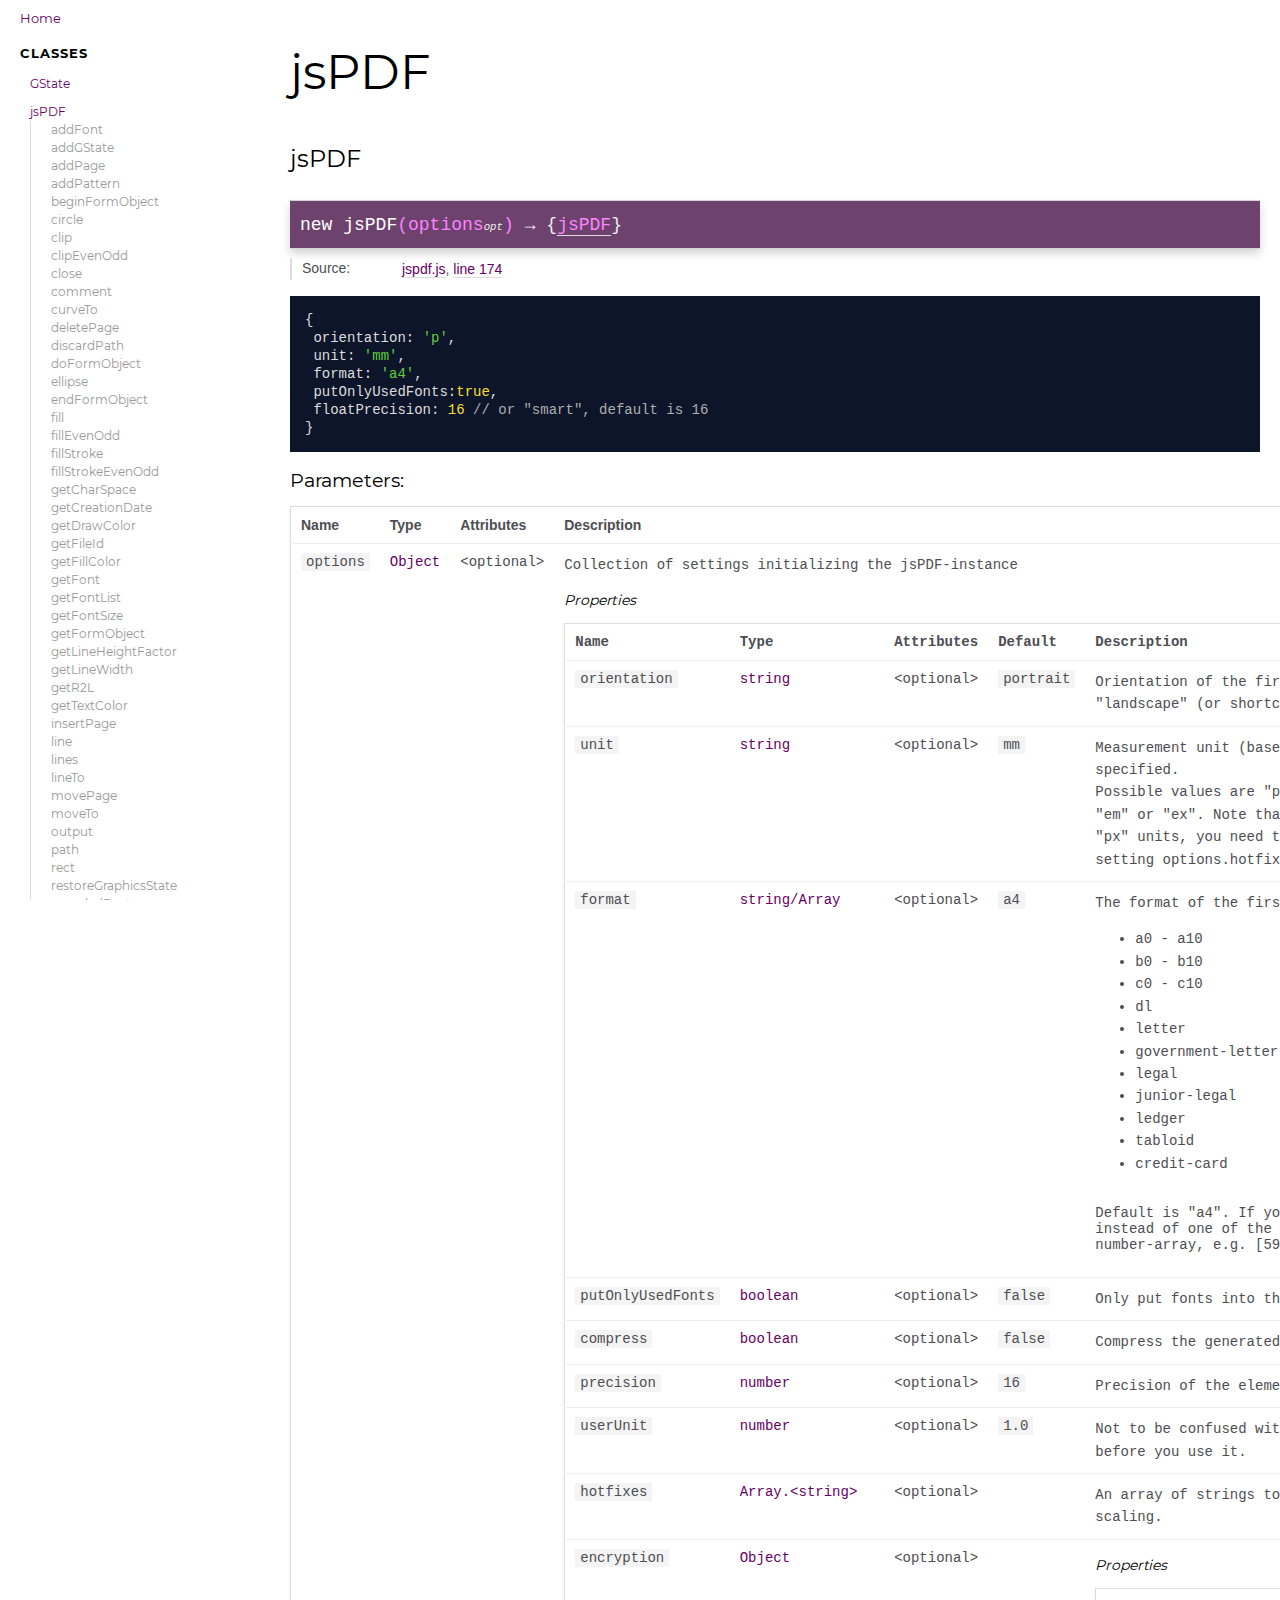
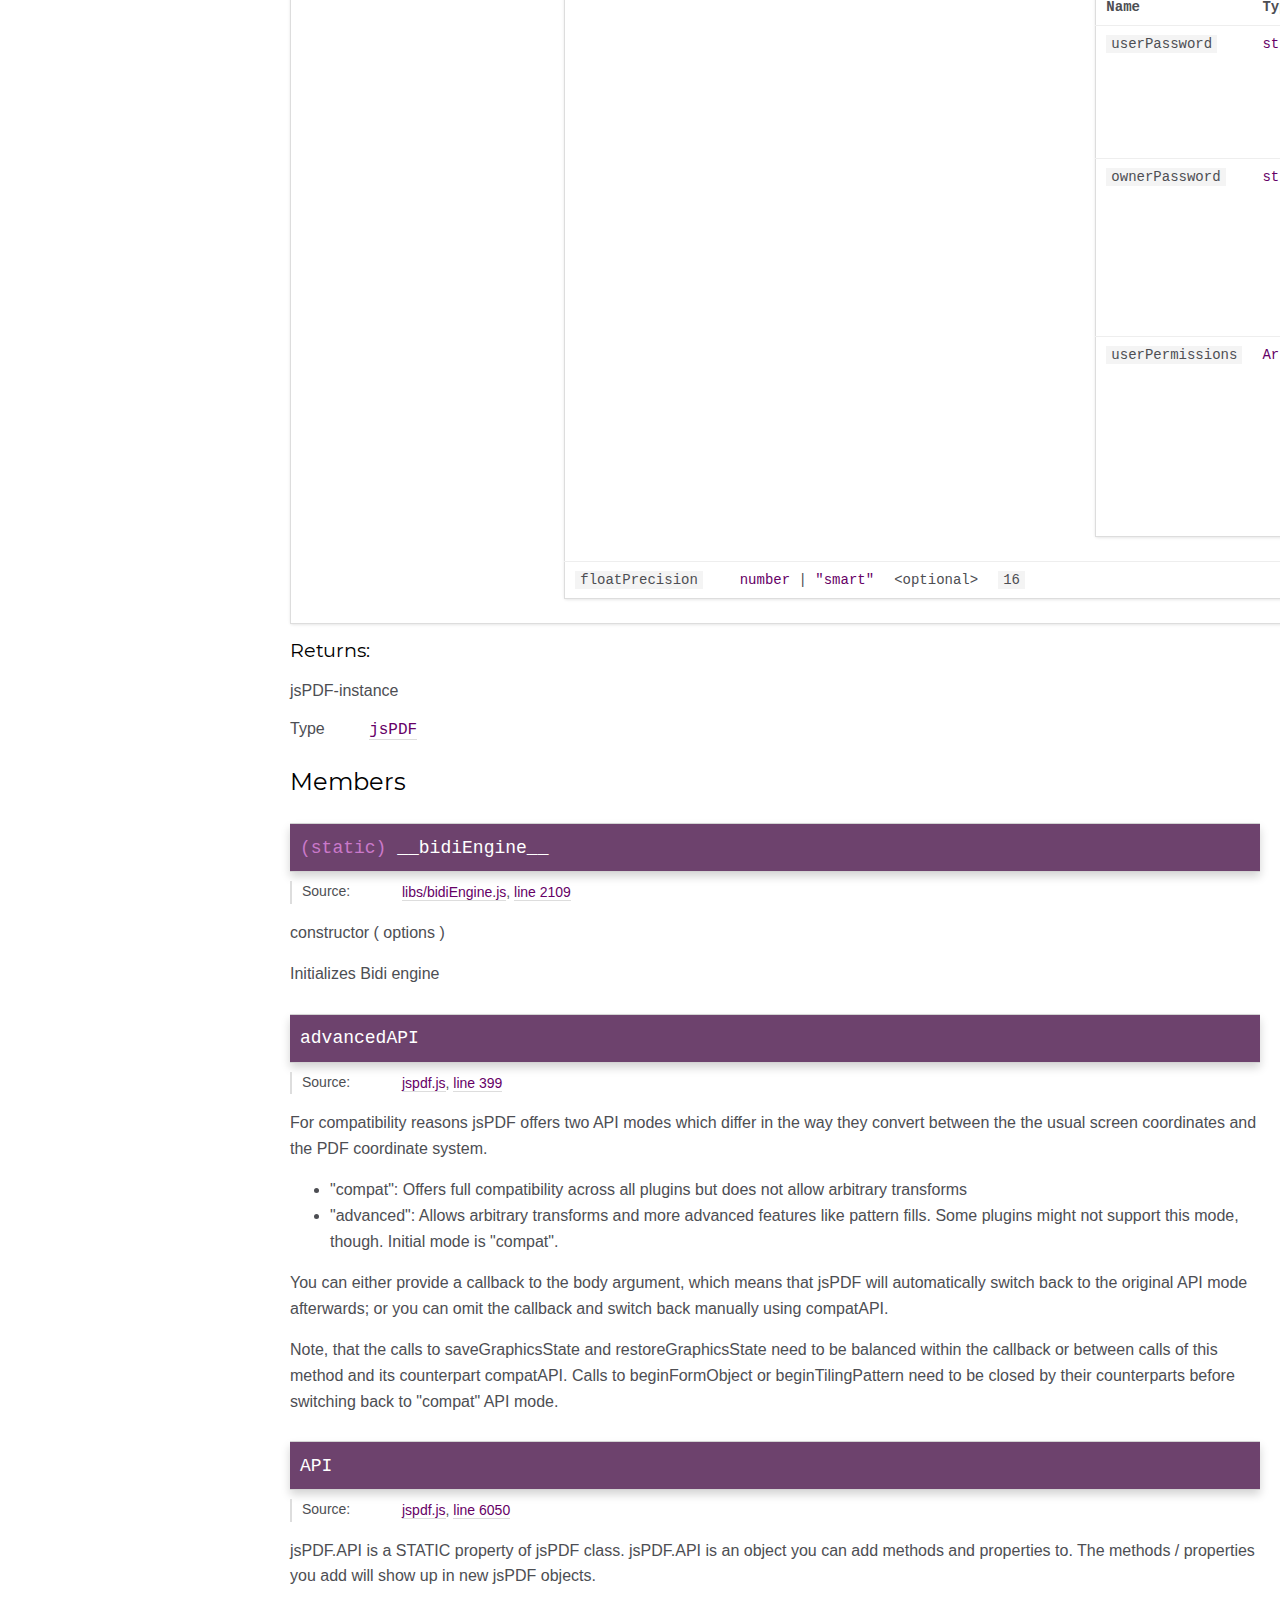
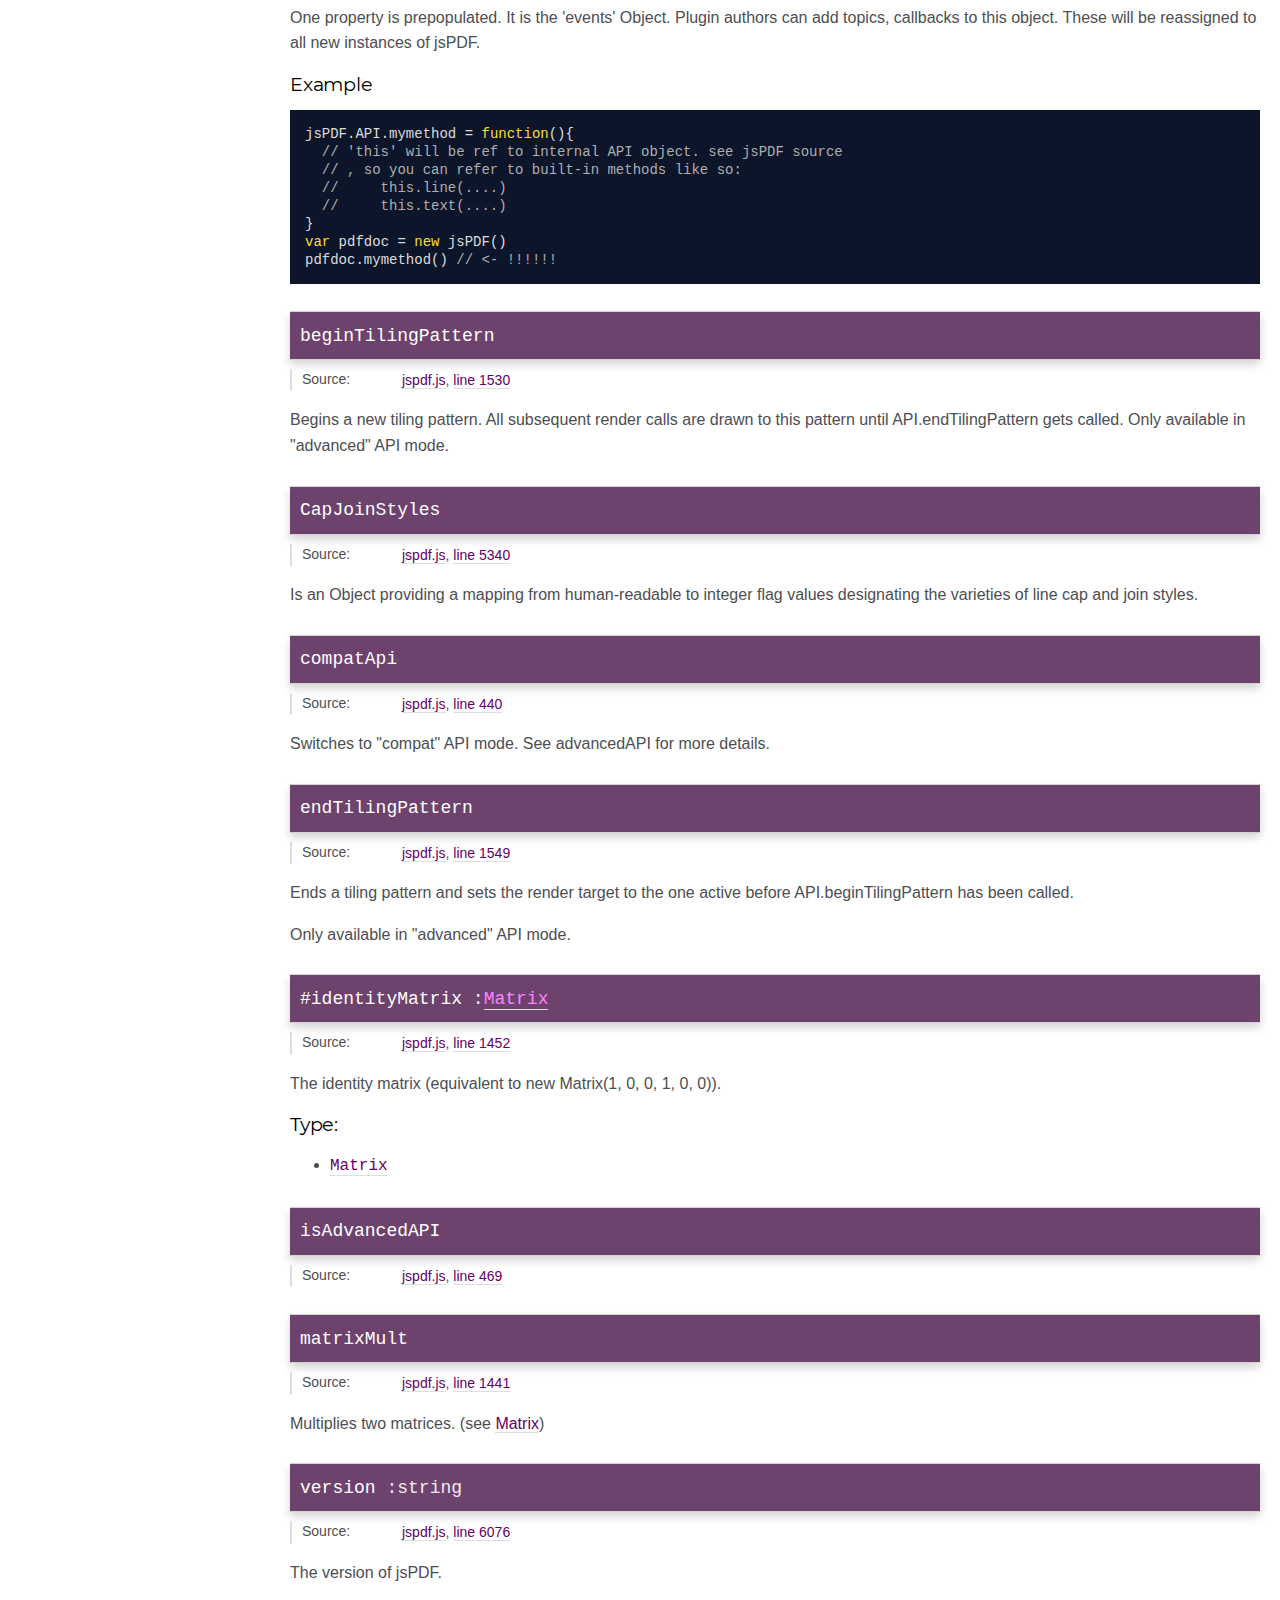
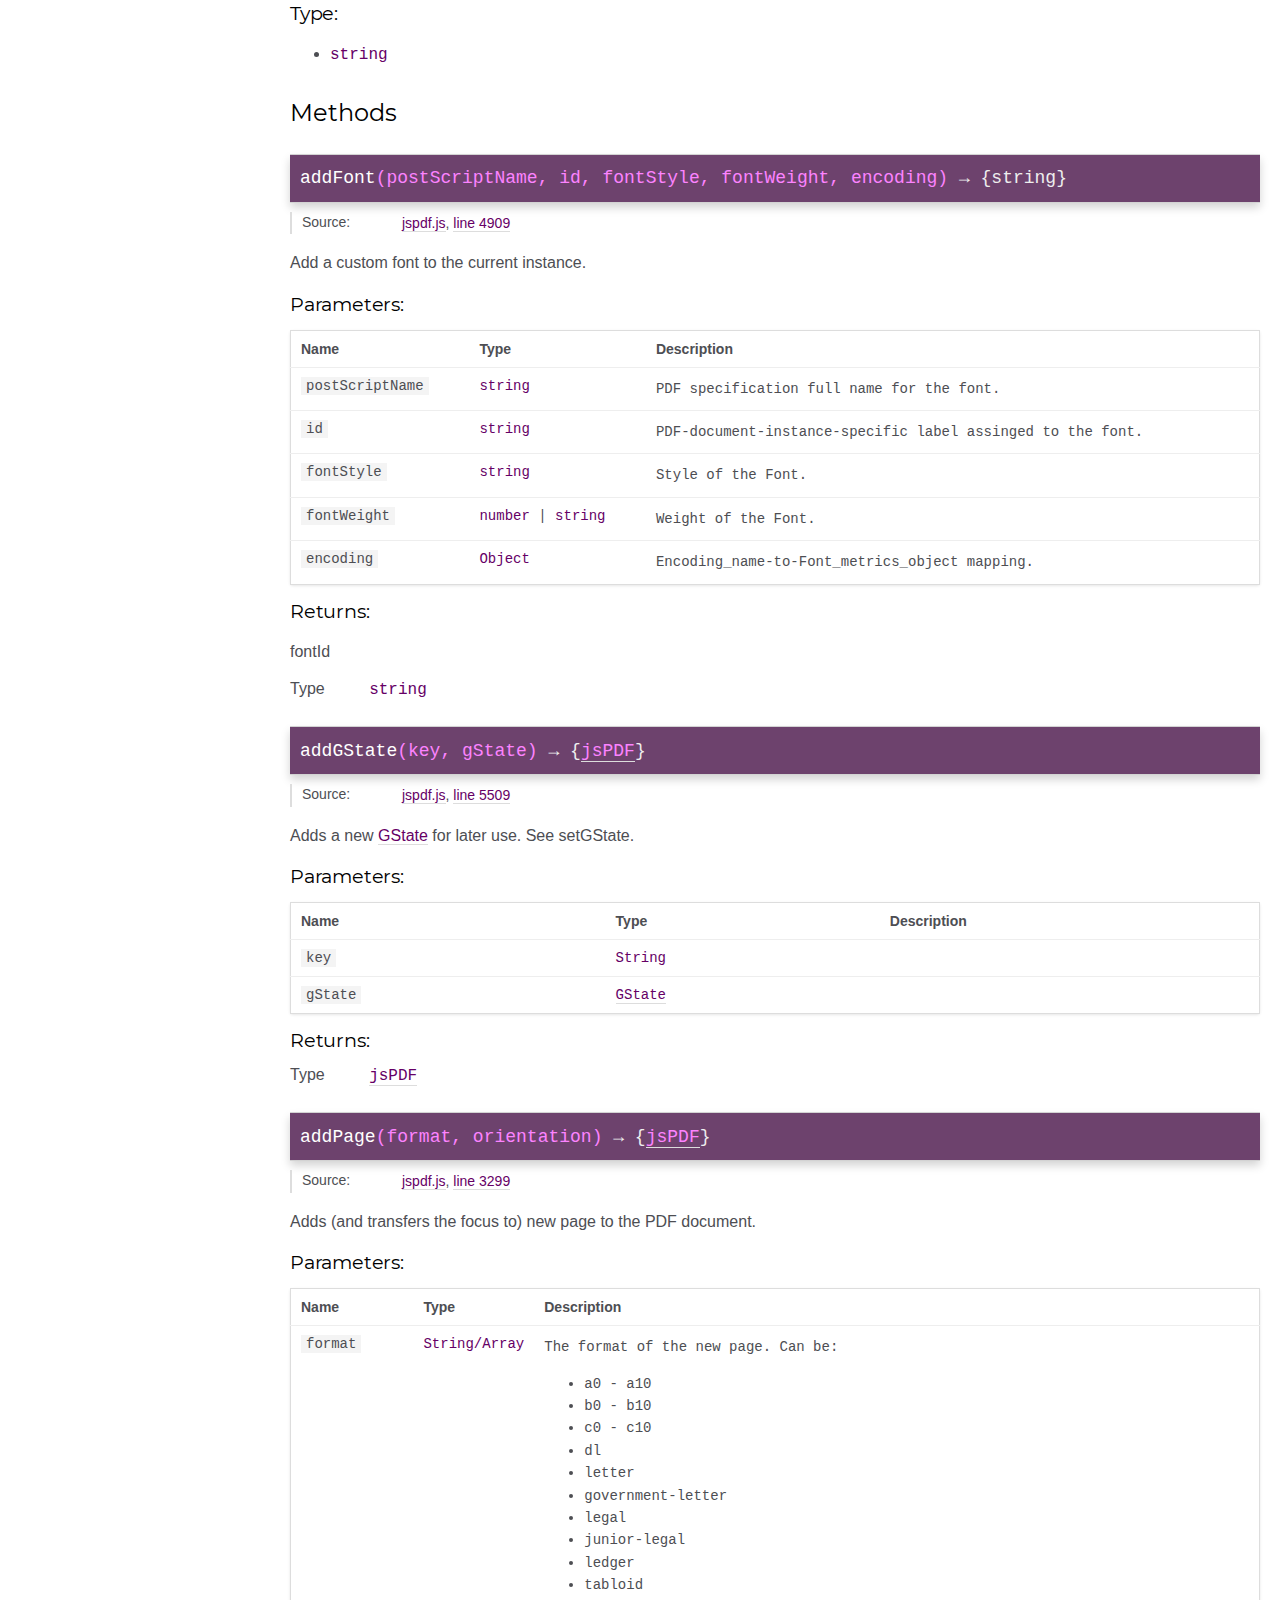
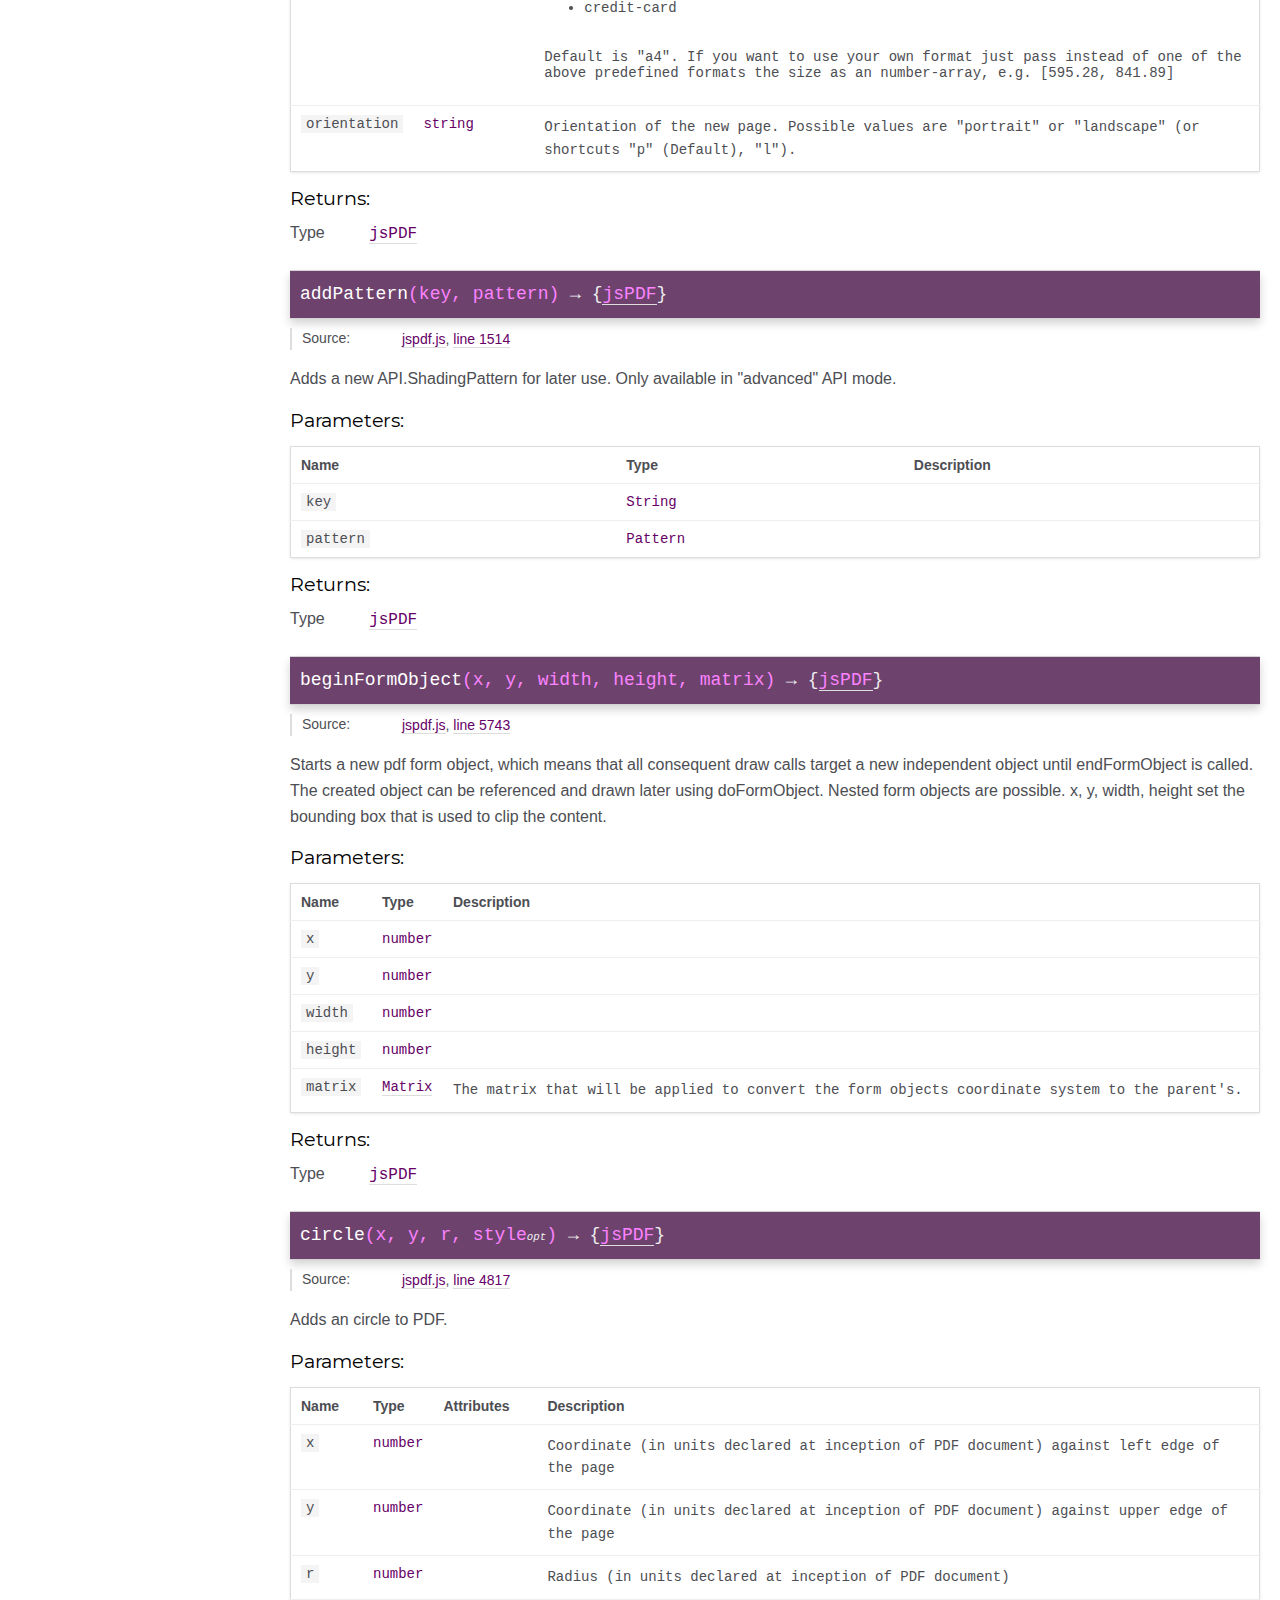
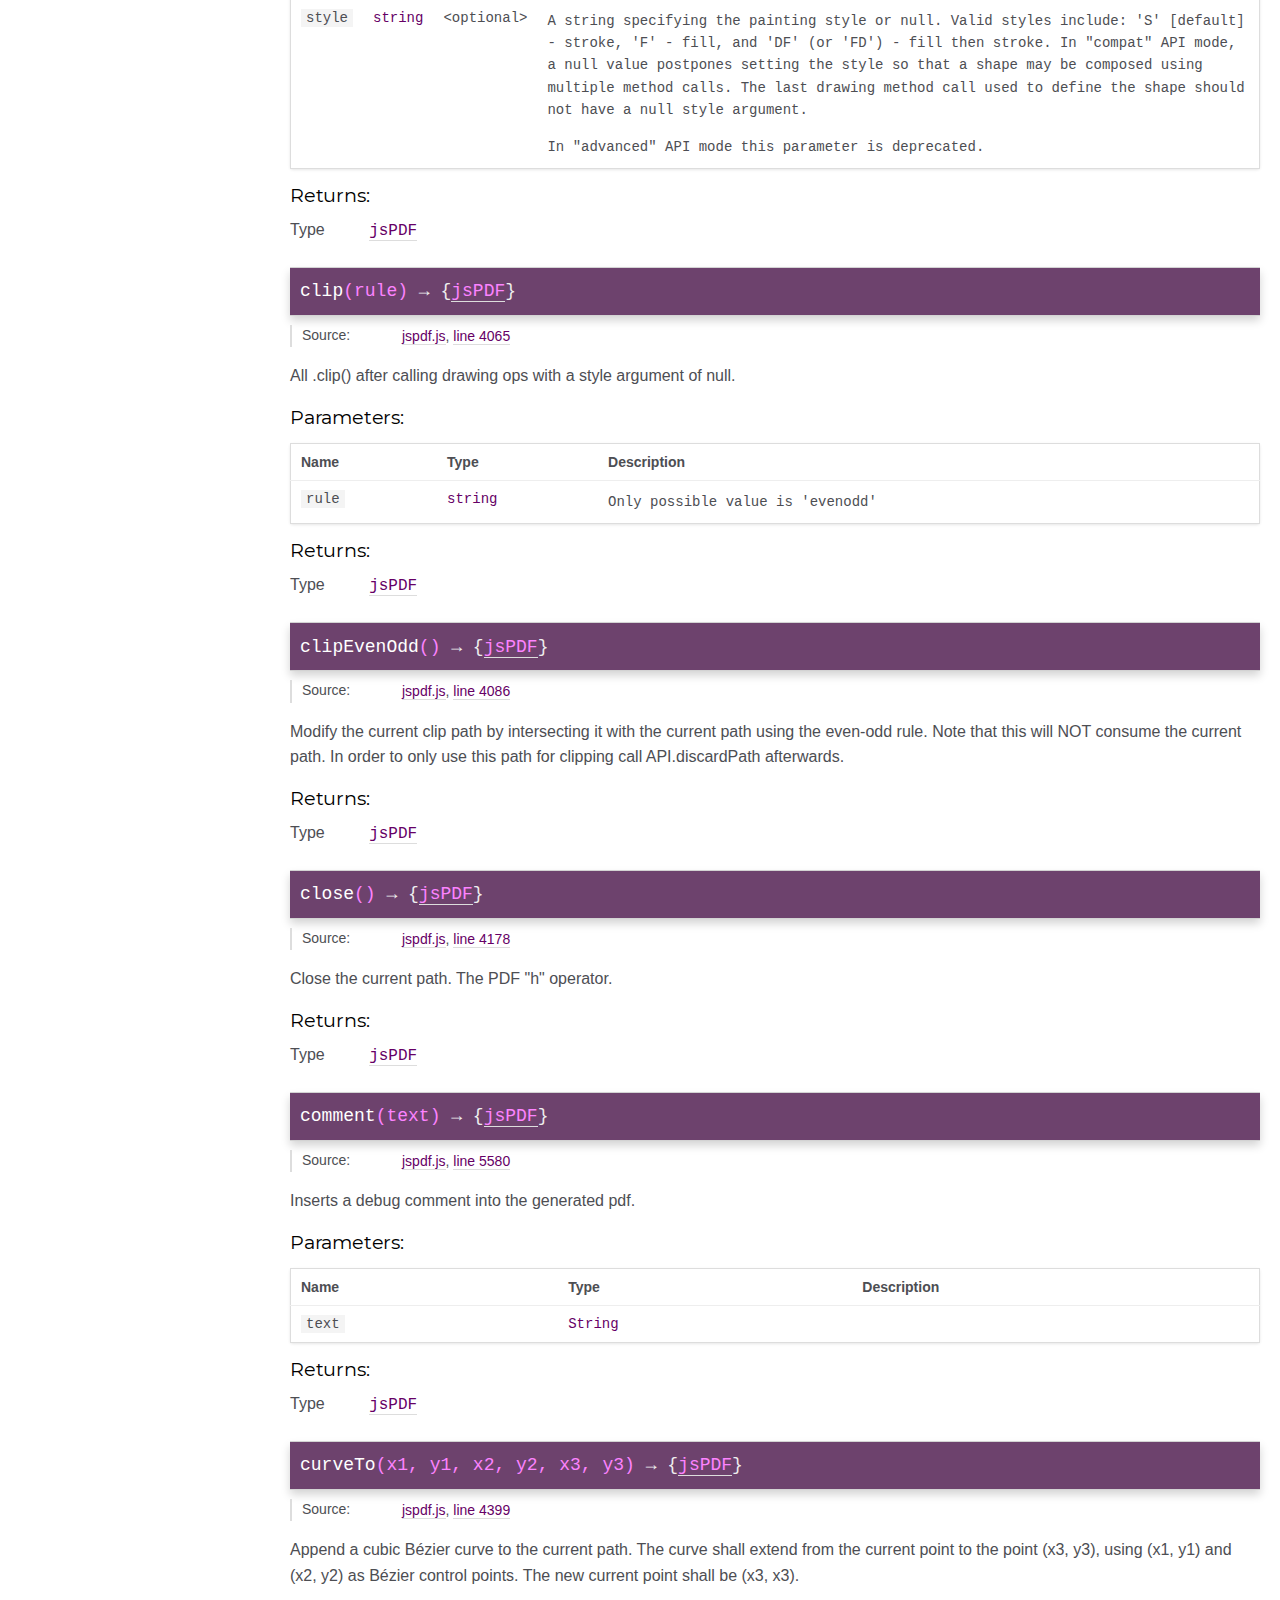
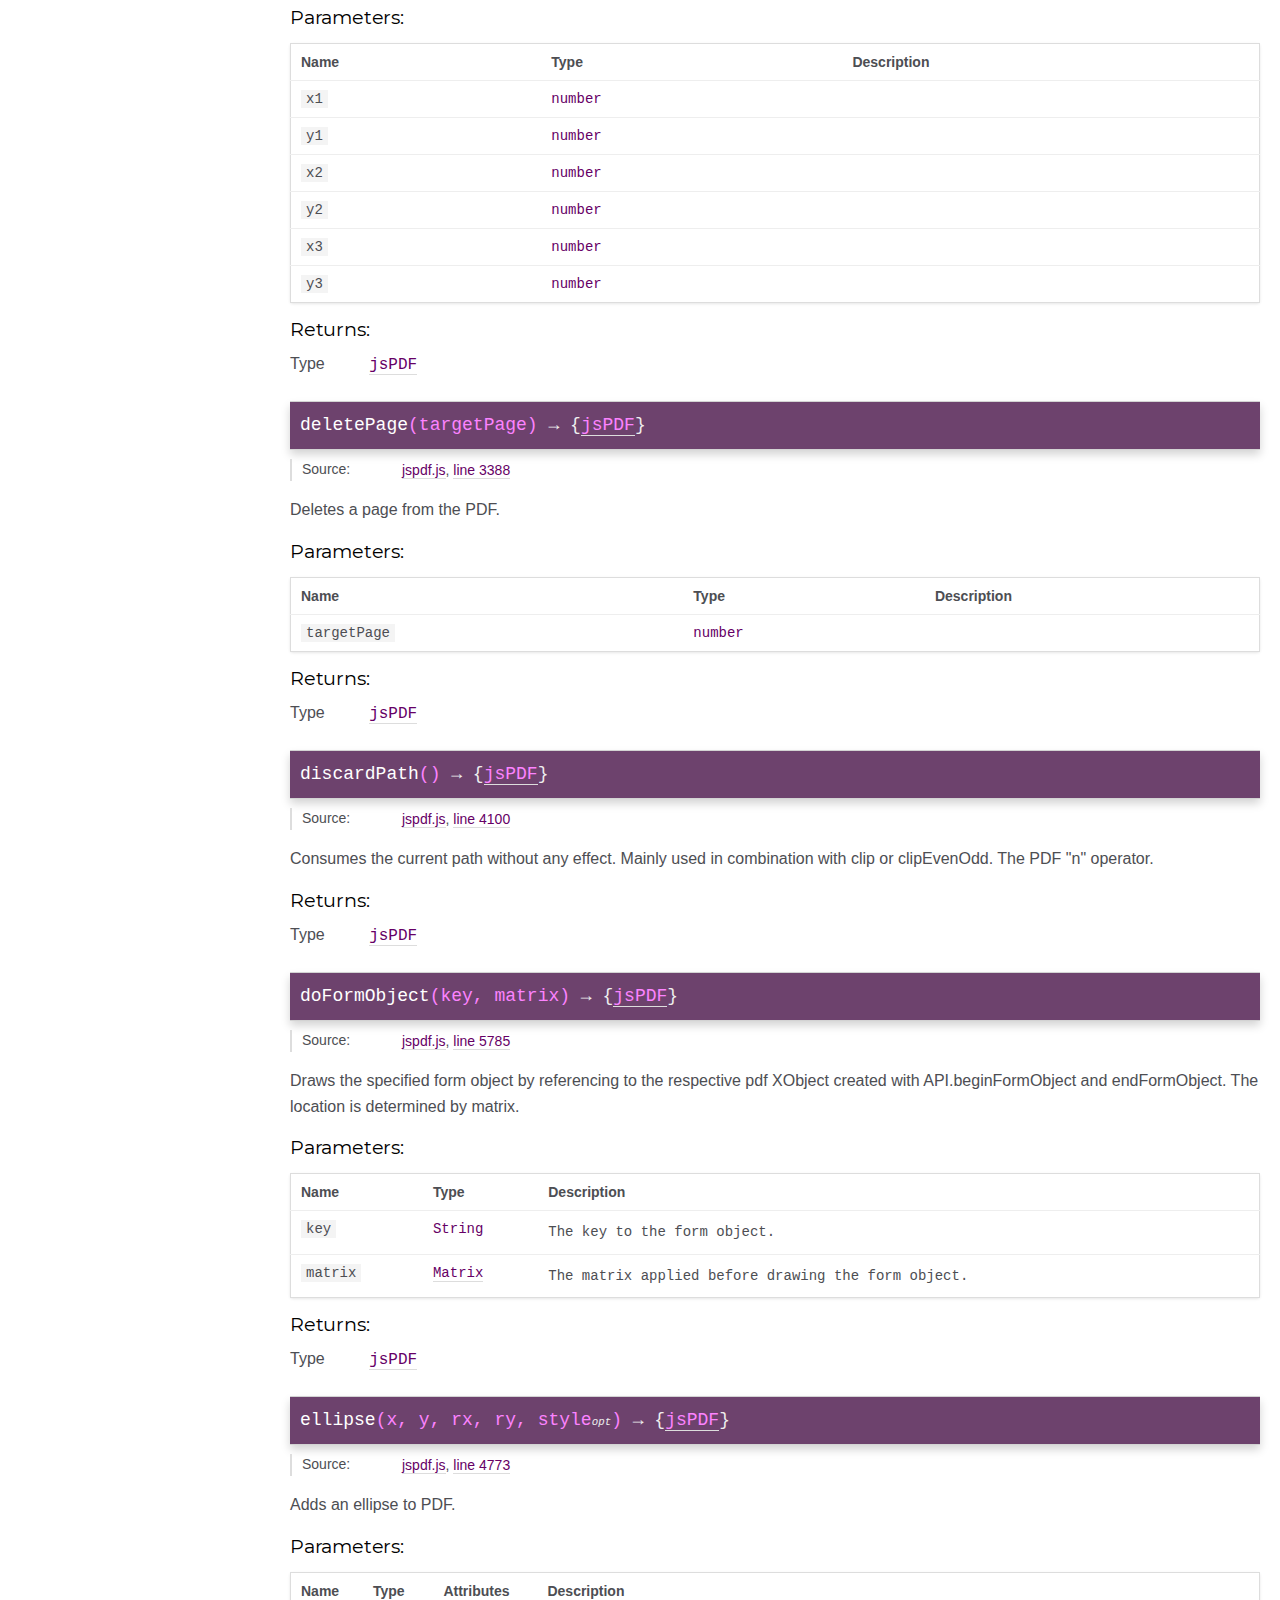
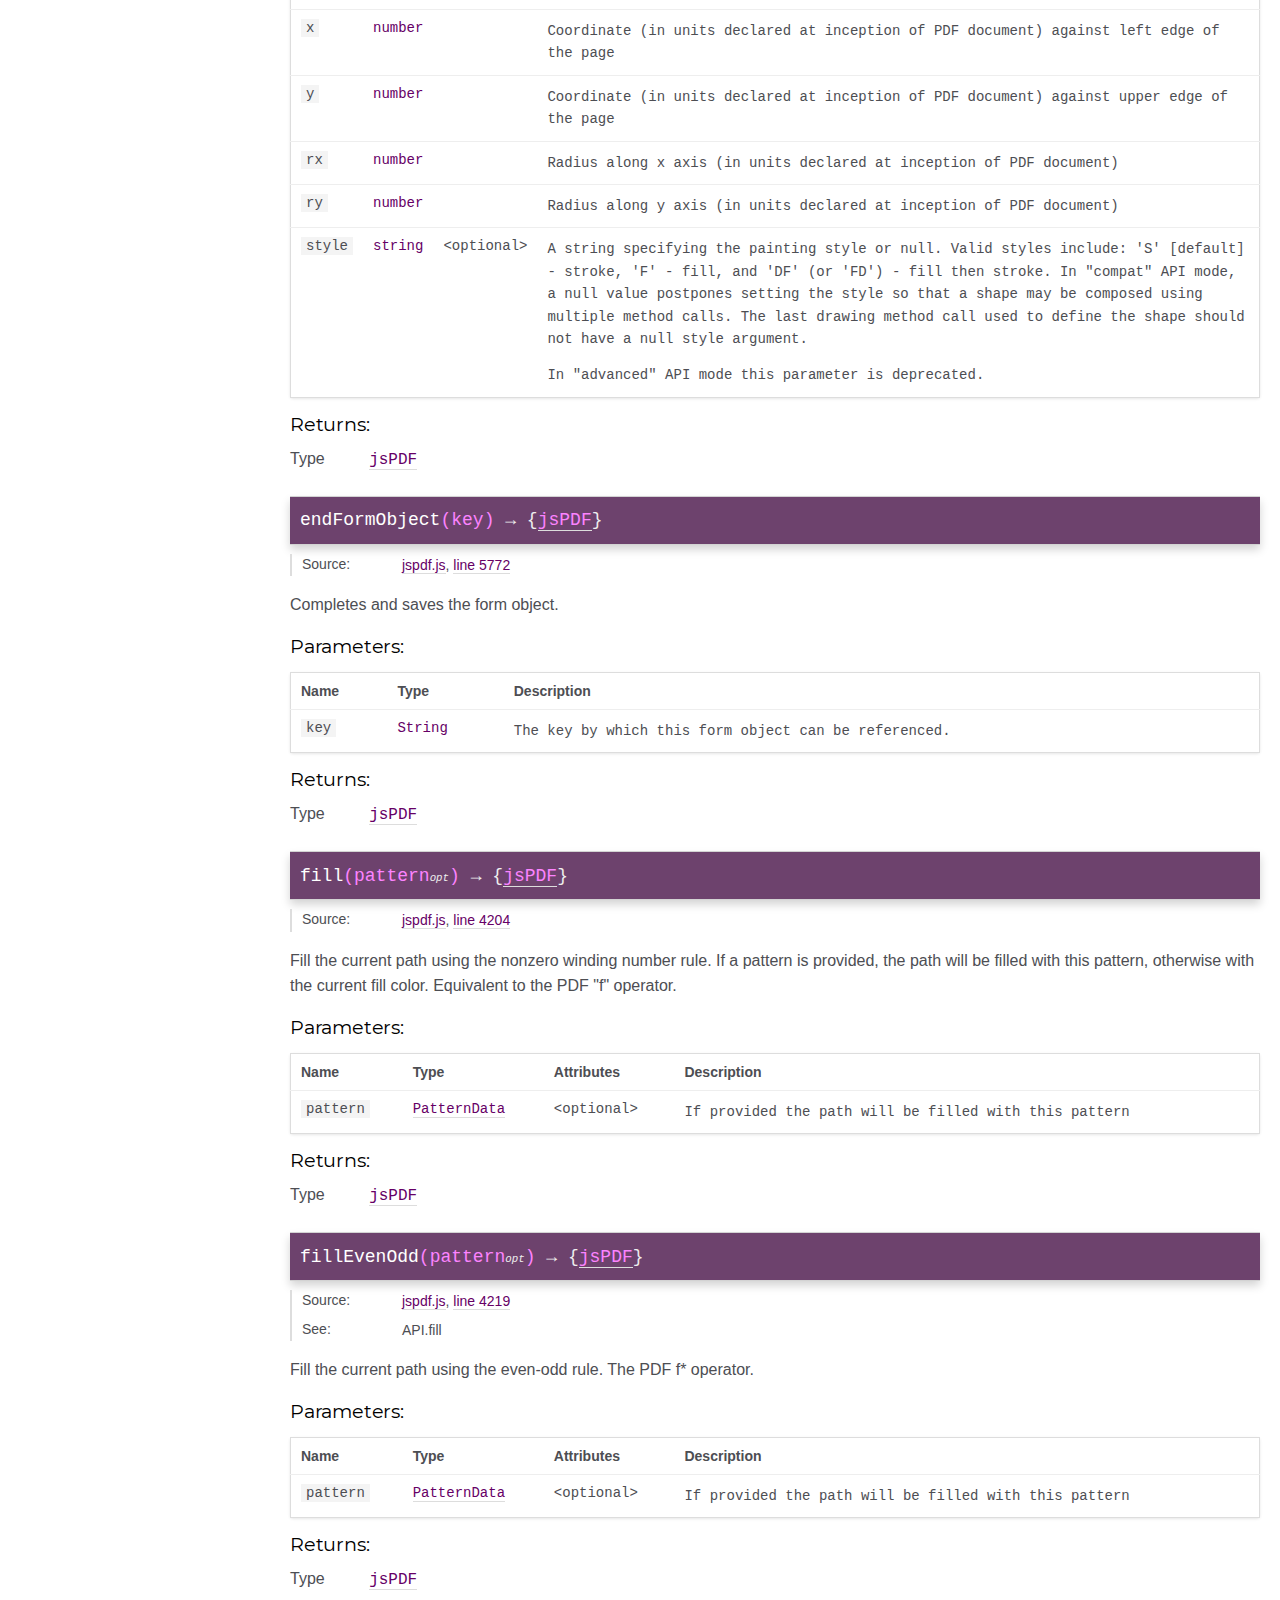
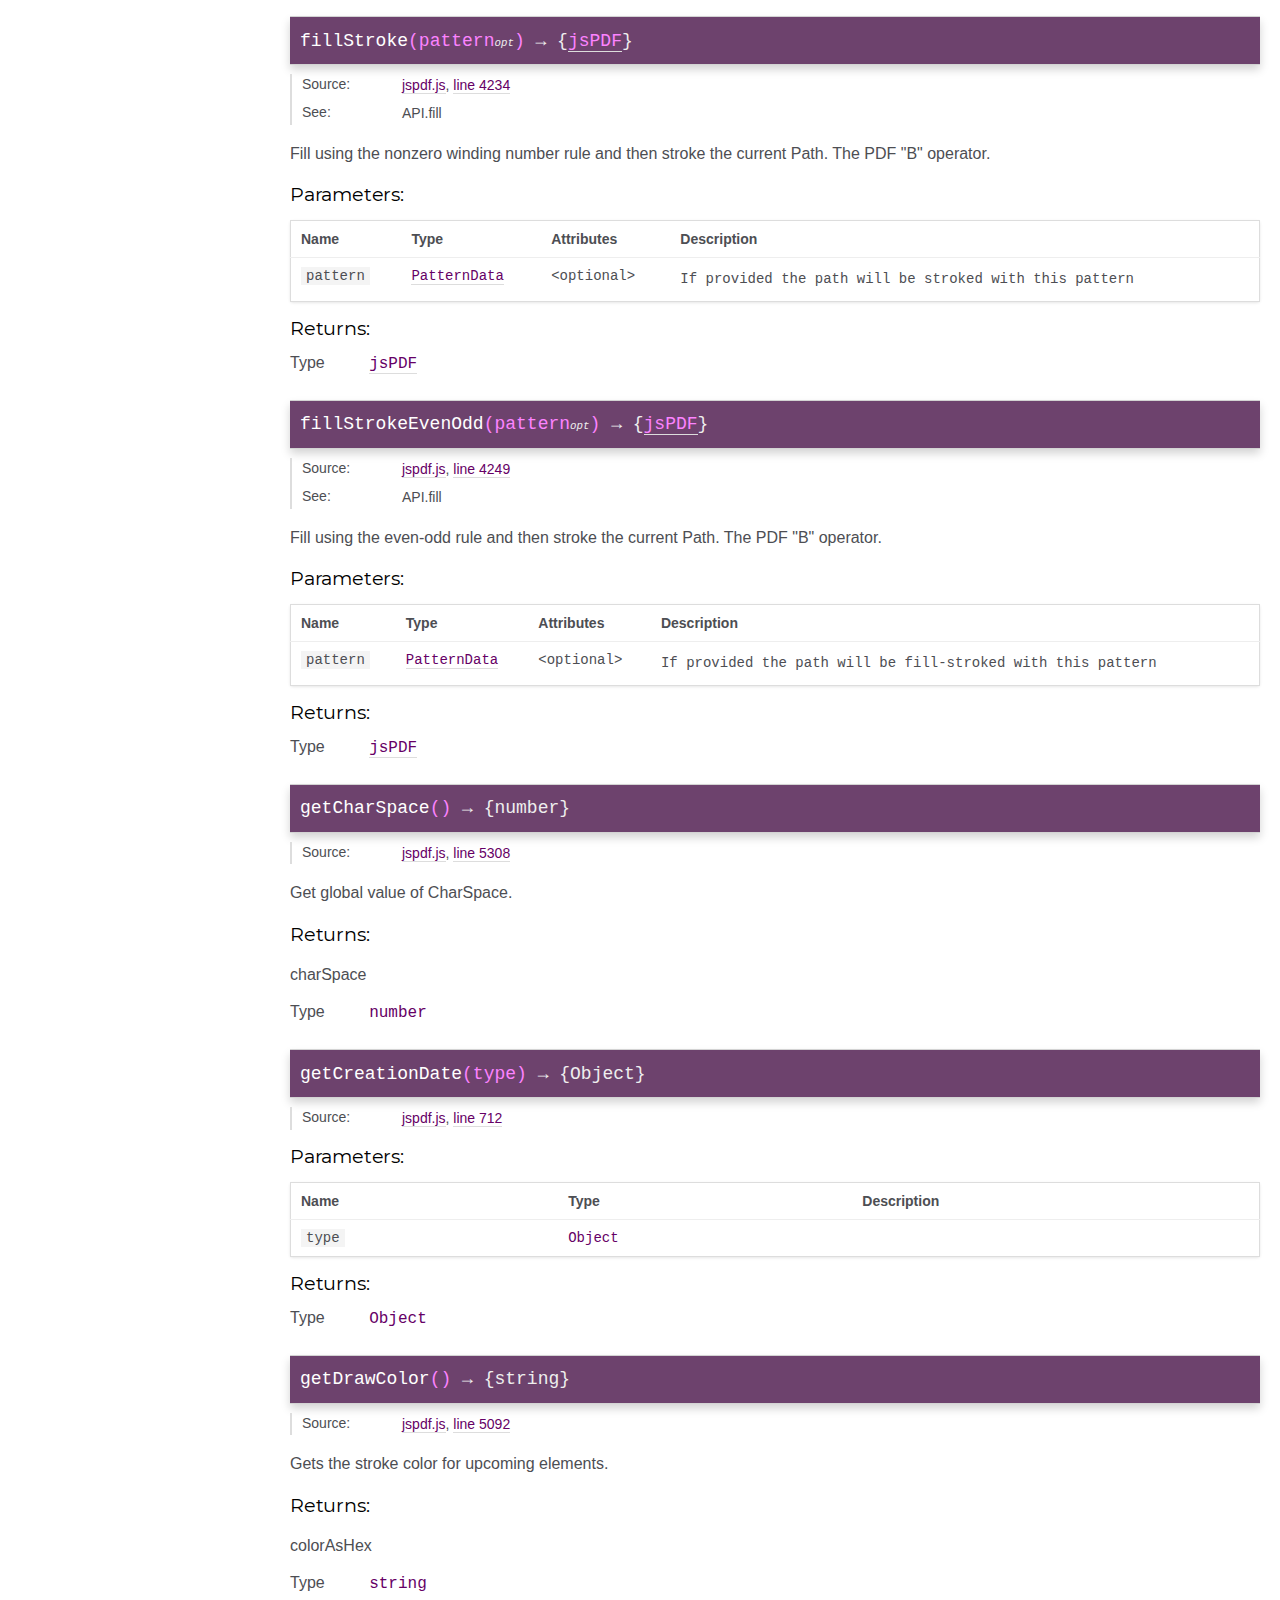
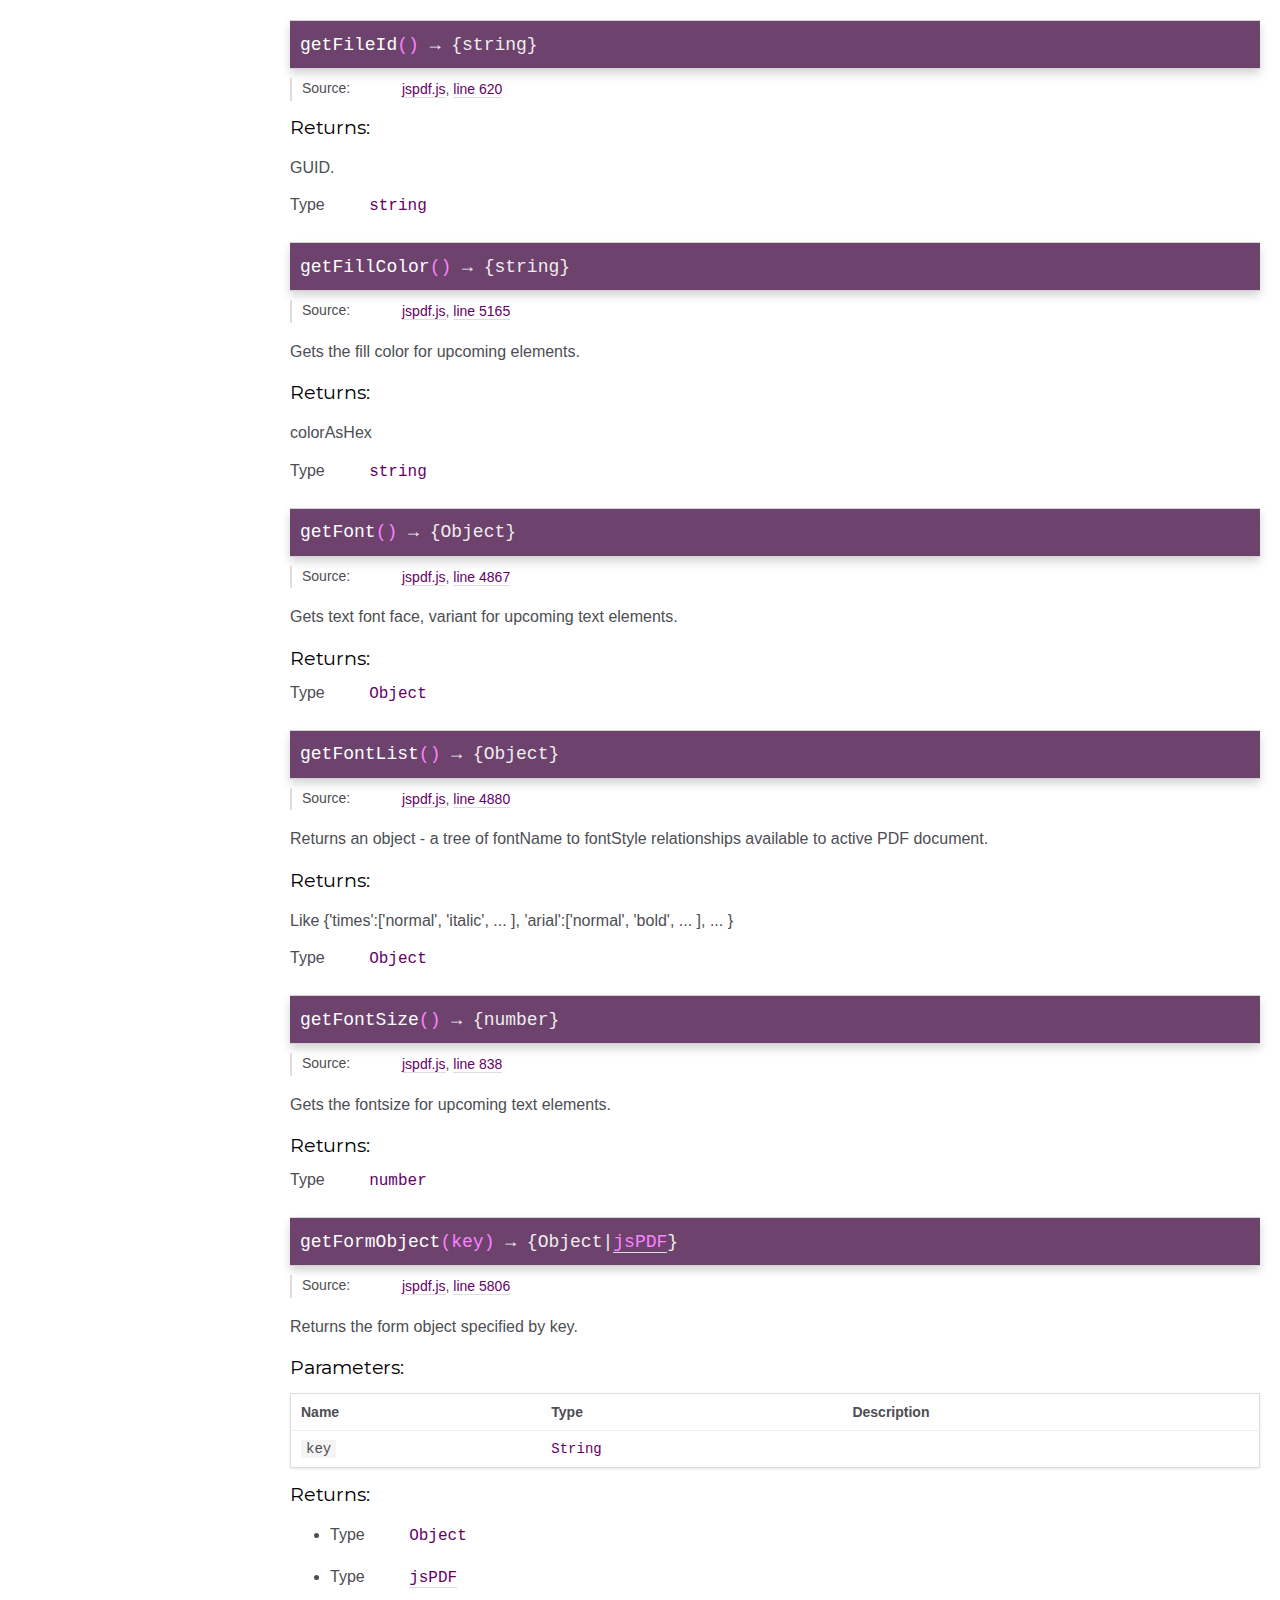
<file: jsPDF-2.5.1/docs/jsPDF.html>
<!DOCTYPE html>
<html lang="en">
<head>
    
    <meta charset="utf-8">
    <title>jsPDF - Documentation</title>
    
    
    <script src="scripts/prettify/prettify.js"></script>
    <script src="scripts/prettify/lang-css.js"></script>
    <!--[if lt IE 9]>
      <script src="//html5shiv.googlecode.com/svn/trunk/html5.js"></script>
    <![endif]-->
    <link type="text/css" rel="stylesheet" href="styles/prettify.css">
    <link type="text/css" rel="stylesheet" href="styles/jsdoc.css">
    <script src="scripts/nav.js" defer></script>
    <meta name="viewport" content="width=device-width, initial-scale=1.0">
</head>
<body>

<input type="checkbox" id="nav-trigger" class="nav-trigger" />
<label for="nav-trigger" class="navicon-button x">
  <div class="navicon"></div>
</label>

<label for="nav-trigger" class="overlay"></label>

<nav >
    
    <h2><a href="index.html">Home</a></h2><h3>Classes</h3><ul><li><a href="GState.html">GState</a></li><li><a href="jsPDF.html">jsPDF</a><ul class='methods'><li data-type='method'><a href="jsPDF.html#addFont">addFont</a></li><li data-type='method'><a href="jsPDF.html#addGState">addGState</a></li><li data-type='method'><a href="jsPDF.html#addPage">addPage</a></li><li data-type='method'><a href="jsPDF.html#addPattern">addPattern</a></li><li data-type='method'><a href="jsPDF.html#beginFormObject">beginFormObject</a></li><li data-type='method'><a href="jsPDF.html#circle">circle</a></li><li data-type='method'><a href="jsPDF.html#clip">clip</a></li><li data-type='method'><a href="jsPDF.html#clipEvenOdd">clipEvenOdd</a></li><li data-type='method'><a href="jsPDF.html#close">close</a></li><li data-type='method'><a href="jsPDF.html#comment">comment</a></li><li data-type='method'><a href="jsPDF.html#curveTo">curveTo</a></li><li data-type='method'><a href="jsPDF.html#deletePage">deletePage</a></li><li data-type='method'><a href="jsPDF.html#discardPath">discardPath</a></li><li data-type='method'><a href="jsPDF.html#doFormObject">doFormObject</a></li><li data-type='method'><a href="jsPDF.html#ellipse">ellipse</a></li><li data-type='method'><a href="jsPDF.html#endFormObject">endFormObject</a></li><li data-type='method'><a href="jsPDF.html#fill">fill</a></li><li data-type='method'><a href="jsPDF.html#fillEvenOdd">fillEvenOdd</a></li><li data-type='method'><a href="jsPDF.html#fillStroke">fillStroke</a></li><li data-type='method'><a href="jsPDF.html#fillStrokeEvenOdd">fillStrokeEvenOdd</a></li><li data-type='method'><a href="jsPDF.html#getCharSpace">getCharSpace</a></li><li data-type='method'><a href="jsPDF.html#getCreationDate">getCreationDate</a></li><li data-type='method'><a href="jsPDF.html#getDrawColor">getDrawColor</a></li><li data-type='method'><a href="jsPDF.html#getFileId">getFileId</a></li><li data-type='method'><a href="jsPDF.html#getFillColor">getFillColor</a></li><li data-type='method'><a href="jsPDF.html#getFont">getFont</a></li><li data-type='method'><a href="jsPDF.html#getFontList">getFontList</a></li><li data-type='method'><a href="jsPDF.html#getFontSize">getFontSize</a></li><li data-type='method'><a href="jsPDF.html#getFormObject">getFormObject</a></li><li data-type='method'><a href="jsPDF.html#getLineHeightFactor">getLineHeightFactor</a></li><li data-type='method'><a href="jsPDF.html#getLineWidth">getLineWidth</a></li><li data-type='method'><a href="jsPDF.html#getR2L">getR2L</a></li><li data-type='method'><a href="jsPDF.html#getTextColor">getTextColor</a></li><li data-type='method'><a href="jsPDF.html#insertPage">insertPage</a></li><li data-type='method'><a href="jsPDF.html#line">line</a></li><li data-type='method'><a href="jsPDF.html#lines">lines</a></li><li data-type='method'><a href="jsPDF.html#lineTo">lineTo</a></li><li data-type='method'><a href="jsPDF.html#movePage">movePage</a></li><li data-type='method'><a href="jsPDF.html#moveTo">moveTo</a></li><li data-type='method'><a href="jsPDF.html#output">output</a></li><li data-type='method'><a href="jsPDF.html#path">path</a></li><li data-type='method'><a href="jsPDF.html#rect">rect</a></li><li data-type='method'><a href="jsPDF.html#restoreGraphicsState">restoreGraphicsState</a></li><li data-type='method'><a href="jsPDF.html#roundedRect">roundedRect</a></li><li data-type='method'><a href="jsPDF.html#save">save</a></li><li data-type='method'><a href="jsPDF.html#saveGraphicsState">saveGraphicsState</a></li><li data-type='method'><a href="jsPDF.html#setCharSpace">setCharSpace</a></li><li data-type='method'><a href="jsPDF.html#setCreationDate">setCreationDate</a></li><li data-type='method'><a href="jsPDF.html#setCurrentTransformationMatrix">setCurrentTransformationMatrix</a></li><li data-type='method'><a href="jsPDF.html#setDisplayMode">setDisplayMode</a></li><li data-type='method'><a href="jsPDF.html#setDocumentProperties">setDocumentProperties</a></li><li data-type='method'><a href="jsPDF.html#setDrawColor">setDrawColor</a></li><li data-type='method'><a href="jsPDF.html#setFileId">setFileId</a></li><li data-type='method'><a href="jsPDF.html#setFillColor">setFillColor</a></li><li data-type='method'><a href="jsPDF.html#setFont">setFont</a></li><li data-type='method'><a href="jsPDF.html#setFontSize">setFontSize</a></li><li data-type='method'><a href="jsPDF.html#setGState">setGState</a></li><li data-type='method'><a href="jsPDF.html#setLineCap">setLineCap</a></li><li data-type='method'><a href="jsPDF.html#setLineDashPattern">setLineDashPattern</a></li><li data-type='method'><a href="jsPDF.html#setLineHeightFactor">setLineHeightFactor</a></li><li data-type='method'><a href="jsPDF.html#setLineJoin">setLineJoin</a></li><li data-type='method'><a href="jsPDF.html#setLineMiterLimit">setLineMiterLimit</a></li><li data-type='method'><a href="jsPDF.html#setLineWidth">setLineWidth</a></li><li data-type='method'><a href="jsPDF.html#setPage">setPage</a></li><li data-type='method'><a href="jsPDF.html#setPrecision">setPrecision</a></li><li data-type='method'><a href="jsPDF.html#setR2L">setR2L</a></li><li data-type='method'><a href="jsPDF.html#setTextColor">setTextColor</a></li><li data-type='method'><a href="jsPDF.html#stroke">stroke</a></li><li data-type='method'><a href="jsPDF.html#text">text</a></li><li data-type='method'><a href="jsPDF.html#triangle">triangle</a></li><li data-type='method'><a href="jsPDF.html#~addGState">addGState</a></li><li data-type='method'><a href="jsPDF.html#~addPattern">addPattern</a></li><li data-type='method'><a href="jsPDF.html#~hasHotfix">hasHotfix</a></li><li data-type='method'><a href="jsPDF.html#~Point">Point</a></li><li data-type='method'><a href="jsPDF.html#~Rectangle">Rectangle</a></li><li data-type='method'><a href="jsPDF.html#~RenderTarget">RenderTarget</a></li></ul></li><li><a href="jsPDF-API.GState.html">GState</a></li><li><a href="jsPDF-API.ShadingPattern.html">ShadingPattern</a></li><li><a href="jsPDF-API.TilingPattern.html">TilingPattern</a></li><li><a href="Matrix.html">Matrix</a><ul class='methods'><li data-type='method'><a href="Matrix.html#applyToPoint">applyToPoint</a></li><li data-type='method'><a href="Matrix.html#applyToRectangle">applyToRectangle</a></li><li data-type='method'><a href="Matrix.html#clone">clone</a></li><li data-type='method'><a href="Matrix.html#decompose">decompose</a></li><li data-type='method'><a href="Matrix.html#inversed">inversed</a></li><li data-type='method'><a href="Matrix.html#join">join</a></li><li data-type='method'><a href="Matrix.html#multiply">multiply</a></li><li data-type='method'><a href="Matrix.html#toString">toString</a></li></ul></li><li><a href="module-AcroForm-AcroFormButton.html">AcroFormButton</a></li><li><a href="module-AcroForm-AcroFormCheckBox.html">AcroFormCheckBox</a></li><li><a href="module-AcroForm-AcroFormChoiceField.html">AcroFormChoiceField</a></li><li><a href="module-AcroForm-AcroFormComboBox.html">AcroFormComboBox</a><ul class='methods'><li data-type='method'><a href="module-AcroForm-AcroFormComboBox.html#addOption">addOption</a></li><li data-type='method'><a href="module-AcroForm-AcroFormComboBox.html#getOptions">getOptions</a></li><li data-type='method'><a href="module-AcroForm-AcroFormComboBox.html#removeOption">removeOption</a></li><li data-type='method'><a href="module-AcroForm-AcroFormComboBox.html#setOptions">setOptions</a></li></ul></li><li><a href="module-AcroForm-AcroFormEditBox.html">AcroFormEditBox</a><ul class='methods'><li data-type='method'><a href="module-AcroForm-AcroFormEditBox.html#addOption">addOption</a></li><li data-type='method'><a href="module-AcroForm-AcroFormEditBox.html#getOptions">getOptions</a></li><li data-type='method'><a href="module-AcroForm-AcroFormEditBox.html#removeOption">removeOption</a></li><li data-type='method'><a href="module-AcroForm-AcroFormEditBox.html#setOptions">setOptions</a></li></ul></li><li><a href="module-AcroForm-AcroFormField.html">AcroFormField</a></li><li><a href="module-AcroForm-AcroFormListBox.html">AcroFormListBox</a><ul class='methods'><li data-type='method'><a href="module-AcroForm-AcroFormListBox.html#addOption">addOption</a></li><li data-type='method'><a href="module-AcroForm-AcroFormListBox.html#getOptions">getOptions</a></li><li data-type='method'><a href="module-AcroForm-AcroFormListBox.html#removeOption">removeOption</a></li><li data-type='method'><a href="module-AcroForm-AcroFormListBox.html#setOptions">setOptions</a></li></ul></li><li><a href="module-AcroForm-AcroFormPasswordField.html">AcroFormPasswordField</a></li><li><a href="module-AcroForm-AcroFormPDFObject.html">AcroFormPDFObject</a></li><li><a href="module-AcroForm-AcroFormPushButton.html">AcroFormPushButton</a></li><li><a href="module-AcroForm-AcroFormRadioButton.html">AcroFormRadioButton</a></li><li><a href="module-AcroForm-AcroFormTextField.html">AcroFormTextField</a></li><li><a href="module-canvas-Canvas.html">Canvas</a></li></ul><h3>Modules</h3><ul><li><a href="module-AcroForm.html">AcroForm</a><ul class='methods'><li data-type='method'><a href="module-AcroForm.html#addField">addField</a></li><li data-type='method'><a href="module-AcroForm.html#~AcroFormDictionaryCallback">AcroFormDictionaryCallback</a></li><li data-type='method'><a href="module-AcroForm.html#~calculateFontSpace">calculateFontSpace</a></li><li data-type='method'><a href="module-AcroForm.html#~createAnnotationReference">createAnnotationReference</a></li><li data-type='method'><a href="module-AcroForm.html#~createFieldCallback">createFieldCallback</a></li></ul></li><li><a href="module-addImage.html">addImage</a><ul class='methods'><li data-type='method'><a href="module-addImage.html#~addImage">addImage</a></li><li data-type='method'><a href="module-addImage.html#~arrayBufferToBinaryString">arrayBufferToBinaryString</a></li><li data-type='method'><a href="module-addImage.html#~binaryStringToUint8Array">binaryStringToUint8Array</a></li><li data-type='method'><a href="module-addImage.html#~convertBase64ToBinaryString">convertBase64ToBinaryString</a></li><li data-type='method'><a href="module-addImage.html#~extractImageFromDataUrl">extractImageFromDataUrl</a></li><li data-type='method'><a href="module-addImage.html#~getImageFileTypeByImageData">getImageFileTypeByImageData</a></li><li data-type='method'><a href="module-addImage.html#~getImageProperties">getImageProperties</a></li><li data-type='method'><a href="module-addImage.html#~isArrayBuffer">isArrayBuffer</a></li><li data-type='method'><a href="module-addImage.html#~isArrayBufferView">isArrayBufferView</a></li><li data-type='method'><a href="module-addImage.html#~sHashCode">sHashCode</a></li><li data-type='method'><a href="module-addImage.html#~supportsArrayBuffer">supportsArrayBuffer</a></li><li data-type='method'><a href="module-addImage.html#~validateStringAsBase64">validateStringAsBase64</a></li></ul></li><li><a href="module-annotations.html">annotations</a><ul class='methods'><li data-type='method'><a href="module-annotations.html#~createAnnotation">createAnnotation</a></li><li data-type='method'><a href="module-annotations.html#~getTextWidth">getTextWidth</a></li><li data-type='method'><a href="module-annotations.html#~link">link</a></li><li data-type='method'><a href="module-annotations.html#~textWithLink">textWithLink</a></li></ul></li><li><a href="module-arabic.html">arabic</a><ul class='methods'><li data-type='method'><a href="module-arabic.html#~processArabic">processArabic</a></li></ul></li><li><a href="module-autoprint.html">autoprint</a><ul class='methods'><li data-type='method'><a href="module-autoprint.html#~autoPrint">autoPrint</a></li></ul></li><li><a href="module-bmp_support.html">bmp_support</a></li><li><a href="module-canvas.html">canvas</a><ul class='methods'><li data-type='method'><a href="module-canvas.html#~getContext">getContext</a></li><li data-type='method'><a href="module-canvas.html#~toDataURL">toDataURL</a></li></ul></li><li><a href="module-cell.html">cell</a><ul class='methods'><li data-type='method'><a href="module-cell.html#~cell">cell</a></li><li data-type='method'><a href="module-cell.html#~cellAddPage">cellAddPage</a></li><li data-type='method'><a href="module-cell.html#~getTextDimensions">getTextDimensions</a></li><li data-type='method'><a href="module-cell.html#~printHeaderRow">printHeaderRow</a></li><li data-type='method'><a href="module-cell.html#~setHeaderFunction">setHeaderFunction</a></li><li data-type='method'><a href="module-cell.html#~setTableHeaderRow">setTableHeaderRow</a></li><li data-type='method'><a href="module-cell.html#~table">table</a></li></ul></li><li><a href="module-context2d.html">context2d</a><ul class='methods'><li data-type='method'><a href="module-context2d.html#~arc">arc</a></li><li data-type='method'><a href="module-context2d.html#~arcTo">arcTo</a></li><li data-type='method'><a href="module-context2d.html#~beginPath">beginPath</a></li><li data-type='method'><a href="module-context2d.html#~bezierCurveTo">bezierCurveTo</a></li><li data-type='method'><a href="module-context2d.html#~clearRect">clearRect</a></li><li data-type='method'><a href="module-context2d.html#~clip">clip</a></li><li data-type='method'><a href="module-context2d.html#~closePath">closePath</a></li><li data-type='method'><a href="module-context2d.html#~createArc">createArc</a></li><li data-type='method'><a href="module-context2d.html#~fillRect">fillRect</a></li><li data-type='method'><a href="module-context2d.html#~fillText">fillText</a></li><li data-type='method'><a href="module-context2d.html#~getLineDash">getLineDash</a></li><li data-type='method'><a href="module-context2d.html#~lineTo">lineTo</a></li><li data-type='method'><a href="module-context2d.html#~measureText">measureText</a></li><li data-type='method'><a href="module-context2d.html#~moveTo">moveTo</a></li><li data-type='method'><a href="module-context2d.html#~quadraticCurveTo">quadraticCurveTo</a></li><li data-type='method'><a href="module-context2d.html#~rect">rect</a></li><li data-type='method'><a href="module-context2d.html#~restore">restore</a></li><li data-type='method'><a href="module-context2d.html#~rotate">rotate</a></li><li data-type='method'><a href="module-context2d.html#~save">save</a></li><li data-type='method'><a href="module-context2d.html#~scale">scale</a></li><li data-type='method'><a href="module-context2d.html#~setLineDash">setLineDash</a></li><li data-type='method'><a href="module-context2d.html#~setTransform">setTransform</a></li><li data-type='method'><a href="module-context2d.html#~stroke">stroke</a></li><li data-type='method'><a href="module-context2d.html#~strokeRect">strokeRect</a></li><li data-type='method'><a href="module-context2d.html#~strokeText">strokeText</a></li><li data-type='method'><a href="module-context2d.html#~toDataURL">toDataURL</a></li><li data-type='method'><a href="module-context2d.html#~transform">transform</a></li><li data-type='method'><a href="module-context2d.html#~translate">translate</a></li></ul></li><li><a href="module-fileloading.html">fileloading</a><ul class='methods'><li data-type='method'><a href="module-fileloading.html#~loadFile">loadFile</a></li><li data-type='method'><a href="module-fileloading.html#~loadImageFile">loadImageFile</a></li></ul></li><li><a href="module-gif_support.html">gif_support</a></li><li><a href="module-html.html">html</a><ul class='methods'><li data-type='method'><a href="module-html.html#~html">html</a></li></ul></li><li><a href="module-javascript.html">javascript</a><ul class='methods'><li data-type='method'><a href="module-javascript.html#~addJS">addJS</a></li></ul></li><li><a href="module-jpeg_support.html">jpeg_support</a></li><li><a href="module-outline.html">outline</a></li><li><a href="module-png_support.html">png_support</a></li><li><a href="module-rgba_support.html">rgba_support</a></li><li><a href="module-setLanguage.html">setLanguage</a><ul class='methods'><li data-type='method'><a href="module-setLanguage.html#~setLanguage">setLanguage</a></li></ul></li><li><a href="module-split_text_to_size.html">split_text_to_size</a><ul class='methods'><li data-type='method'><a href="module-split_text_to_size.html#~getCharWidthsArray">getCharWidthsArray</a></li><li data-type='method'><a href="module-split_text_to_size.html#~getStringUnitWidth">getStringUnitWidth</a></li><li data-type='method'><a href="module-split_text_to_size.html#~splitTextToSize">splitTextToSize</a></li></ul></li><li><a href="module-standard_fonts_metrics.html">standard_fonts_metrics</a></li><li><a href="module-svg.html">svg</a><ul class='methods'><li data-type='method'><a href="module-svg.html#~addSvgAsImage">addSvgAsImage</a></li></ul></li><li><a href="module-total_pages.html">total_pages</a><ul class='methods'><li data-type='method'><a href="module-total_pages.html#~putTotalPages">putTotalPages</a></li></ul></li><li><a href="module-ttfsupport.html">ttfsupport</a></li><li><a href="module-utf8.html">utf8</a></li><li><a href="module-vFS.html">vFS</a><ul class='methods'><li data-type='method'><a href="module-vFS.html#~addFileToVFS">addFileToVFS</a></li><li data-type='method'><a href="module-vFS.html#~existsFileInVFS">existsFileInVFS</a></li><li data-type='method'><a href="module-vFS.html#~getFileFromVFS">getFileFromVFS</a></li></ul></li><li><a href="module-viewerpreferences.html">viewerpreferences</a><ul class='methods'><li data-type='method'><a href="module-viewerpreferences.html#~viewerPreferences">viewerPreferences</a></li></ul></li><li><a href="module-webp_support.html">webp_support</a></li><li><a href="module-xmp_metadata.html">xmp_metadata</a><ul class='methods'><li data-type='method'><a href="module-xmp_metadata.html#~addMetadata">addMetadata</a></li></ul></li></ul><h3>Global</h3><ul><li><a href="global.html#constructor">constructor</a></li><li><a href="global.html#encryptor">encryptor</a></li><li><a href="global.html#hexToBytes">hexToBytes</a></li><li><a href="global.html#lsbFirstWord">lsbFirstWord</a></li><li><a href="global.html#mapArrayBufferViews">mapArrayBufferViews</a></li><li><a href="global.html#md5cycle">md5cycle</a></li><li><a href="global.html#processOwnerPassword">processOwnerPassword</a></li><li><a href="global.html#rc4">rc4</a></li><li><a href="global.html#repeat">repeat</a></li><li><a href="global.html#RGBColor">RGBColor</a></li><li><a href="global.html#SetsoptionsforBidiconversion">Sets options for Bidi conversion</a></li><li><a href="global.html#toHexString">toHexString</a></li><li><a href="global.html#toPDFName">toPDFName</a></li></ul>
</nav>

<div id="main">
    
    <h1 class="page-title">jsPDF</h1>
    

    




<section>

<header>
    
        <h2>
        jsPDF
        </h2>
        
    
</header>

<article>
    
        <div class="container-overview">
        
            

    

    <h4 class="name" id="jsPDF"><span class="type-signature"></span>new jsPDF<span class="signature">(options<span class="signature-attributes">opt</span>)</span><span class="type-signature"> &rarr; {<a href="jsPDF.html">jsPDF</a>}</span></h4>

    




<dl class="details">

    
    <dt class="tag-source">Source:</dt>
    <dd class="tag-source"><ul class="dummy"><li>
        <a href="jspdf.js.html">jspdf.js</a>, <a href="jspdf.js.html#line174">line 174</a>
    </li></ul></dd>
    

    

    

    

    

    

    

    

    

    

    

    

    

    

    

    
</dl>





<div class="description usertext">
    <pre class="prettyprint source"><code>{
 orientation: 'p',
 unit: 'mm',
 format: 'a4',
 putOnlyUsedFonts:true,
 floatPrecision: 16 // or &quot;smart&quot;, default is 16
}
</code></pre>
</div>











    <h5>Parameters:</h5>
    

<table class="params">
    <thead>
    <tr>
        
        <th>Name</th>
        

        <th>Type</th>

        
        <th>Attributes</th>
        

        

        <th class="last">Description</th>
    </tr>
    </thead>

    <tbody>
    

        <tr>
            
                <td class="name"><code>options</code></td>
            

            <td class="type">
            
                
<span class="param-type">Object</span>


            
            </td>

            
                <td class="attributes">
                
                    &lt;optional><br>
                

                

                
                </td>
            

            

            <td class="description last"><p>Collection of settings initializing the jsPDF-instance</p>
                <h6>Properties</h6>
                

<table class="params">
    <thead>
    <tr>
        
        <th>Name</th>
        

        <th>Type</th>

        
        <th>Attributes</th>
        

        
        <th>Default</th>
        

        <th class="last">Description</th>
    </tr>
    </thead>

    <tbody>
    

        <tr>
            
                <td class="name"><code>orientation</code></td>
            

            <td class="type">
            
                
<span class="param-type">string</span>


            
            </td>

            
                <td class="attributes">
                
                    &lt;optional><br>
                

                

                
                </td>
            

            
                <td class="default">
                
                    <code>portrait</code>
                
                </td>
            

            <td class="description last"><p>Orientation of the first page. Possible values are &quot;portrait&quot; or &quot;landscape&quot; (or shortcuts &quot;p&quot; or &quot;l&quot;).<br /></p></td>
        </tr>

    

        <tr>
            
                <td class="name"><code>unit</code></td>
            

            <td class="type">
            
                
<span class="param-type">string</span>


            
            </td>

            
                <td class="attributes">
                
                    &lt;optional><br>
                

                

                
                </td>
            

            
                <td class="default">
                
                    <code>mm</code>
                
                </td>
            

            <td class="description last"><p>Measurement unit (base unit) to be used when coordinates are specified.<br />
Possible values are &quot;pt&quot; (points), &quot;mm&quot;, &quot;cm&quot;, &quot;in&quot;, &quot;px&quot;, &quot;pc&quot;, &quot;em&quot; or &quot;ex&quot;. Note that in order to get the correct scaling for &quot;px&quot;
units, you need to enable the hotfix &quot;px_scaling&quot; by setting options.hotfixes = [&quot;px_scaling&quot;].</p></td>
        </tr>

    

        <tr>
            
                <td class="name"><code>format</code></td>
            

            <td class="type">
            
                
<span class="param-type">string/Array</span>


            
            </td>

            
                <td class="attributes">
                
                    &lt;optional><br>
                

                

                
                </td>
            

            
                <td class="default">
                
                    <code>a4</code>
                
                </td>
            

            <td class="description last"><p>The format of the first page. Can be:<ul><li>a0 - a10</li><li>b0 - b10</li><li>c0 - c10</li><li>dl</li><li>letter</li><li>government-letter</li><li>legal</li><li>junior-legal</li><li>ledger</li><li>tabloid</li><li>credit-card</li></ul><br />
Default is &quot;a4&quot;. If you want to use your own format just pass instead of one of the above predefined formats the size as an number-array, e.g. [595.28, 841.89]</p></td>
        </tr>

    

        <tr>
            
                <td class="name"><code>putOnlyUsedFonts</code></td>
            

            <td class="type">
            
                
<span class="param-type">boolean</span>


            
            </td>

            
                <td class="attributes">
                
                    &lt;optional><br>
                

                

                
                </td>
            

            
                <td class="default">
                
                    <code>false</code>
                
                </td>
            

            <td class="description last"><p>Only put fonts into the PDF, which were used.</p></td>
        </tr>

    

        <tr>
            
                <td class="name"><code>compress</code></td>
            

            <td class="type">
            
                
<span class="param-type">boolean</span>


            
            </td>

            
                <td class="attributes">
                
                    &lt;optional><br>
                

                

                
                </td>
            

            
                <td class="default">
                
                    <code>false</code>
                
                </td>
            

            <td class="description last"><p>Compress the generated PDF.</p></td>
        </tr>

    

        <tr>
            
                <td class="name"><code>precision</code></td>
            

            <td class="type">
            
                
<span class="param-type">number</span>


            
            </td>

            
                <td class="attributes">
                
                    &lt;optional><br>
                

                

                
                </td>
            

            
                <td class="default">
                
                    <code>16</code>
                
                </td>
            

            <td class="description last"><p>Precision of the element-positions.</p></td>
        </tr>

    

        <tr>
            
                <td class="name"><code>userUnit</code></td>
            

            <td class="type">
            
                
<span class="param-type">number</span>


            
            </td>

            
                <td class="attributes">
                
                    &lt;optional><br>
                

                

                
                </td>
            

            
                <td class="default">
                
                    <code>1.0</code>
                
                </td>
            

            <td class="description last"><p>Not to be confused with the base unit. Please inform yourself before you use it.</p></td>
        </tr>

    

        <tr>
            
                <td class="name"><code>hotfixes</code></td>
            

            <td class="type">
            
                
<span class="param-type">Array.&lt;string></span>


            
            </td>

            
                <td class="attributes">
                
                    &lt;optional><br>
                

                

                
                </td>
            

            
                <td class="default">
                
                </td>
            

            <td class="description last"><p>An array of strings to enable hotfixes such as correct pixel scaling.</p></td>
        </tr>

    

        <tr>
            
                <td class="name"><code>encryption</code></td>
            

            <td class="type">
            
                
<span class="param-type">Object</span>


            
            </td>

            
                <td class="attributes">
                
                    &lt;optional><br>
                

                

                
                </td>
            

            
                <td class="default">
                
                </td>
            

            <td class="description last">
                <h6>Properties</h6>
                

<table class="params">
    <thead>
    <tr>
        
        <th>Name</th>
        

        <th>Type</th>

        
        <th>Attributes</th>
        

        

        <th class="last">Description</th>
    </tr>
    </thead>

    <tbody>
    

        <tr>
            
                <td class="name"><code>userPassword</code></td>
            

            <td class="type">
            
                
<span class="param-type">string</span>


            
            </td>

            
                <td class="attributes">
                
                    &lt;optional><br>
                

                

                
                </td>
            

            

            <td class="description last"><p>Password for the user bound by the given permissions list.</p></td>
        </tr>

    

        <tr>
            
                <td class="name"><code>ownerPassword</code></td>
            

            <td class="type">
            
                
<span class="param-type">string</span>


            
            </td>

            
                <td class="attributes">
                
                    &lt;optional><br>
                

                

                
                </td>
            

            

            <td class="description last"><p>Both userPassword and ownerPassword should be set for proper authentication.</p></td>
        </tr>

    

        <tr>
            
                <td class="name"><code>userPermissions</code></td>
            

            <td class="type">
            
                
<span class="param-type">Array.&lt;string></span>


            
            </td>

            
                <td class="attributes">
                
                    &lt;optional><br>
                

                

                
                </td>
            

            

            <td class="description last"><p>Array of permissions &quot;print&quot;, &quot;modify&quot;, &quot;copy&quot;, &quot;annot-forms&quot;, accessible by the user.</p></td>
        </tr>

    
    </tbody>
</table>

            </td>
        </tr>

    

        <tr>
            
                <td class="name"><code>floatPrecision</code></td>
            

            <td class="type">
            
                
<span class="param-type">number</span>
|

<span class="param-type">"smart"</span>


            
            </td>

            
                <td class="attributes">
                
                    &lt;optional><br>
                

                

                
                </td>
            

            
                <td class="default">
                
                    <code>16</code>
                
                </td>
            

            <td class="description last"></td>
        </tr>

    
    </tbody>
</table>

            </td>
        </tr>

    
    </tbody>
</table>
















<h5>Returns:</h5>

        
<div class="param-desc">
    <p>jsPDF-instance</p>
</div>



<dl class="param-type">
    <dt>
        Type
    </dt>
    <dd>
        
<span class="param-type"><a href="jsPDF.html">jsPDF</a></span>


    </dd>
</dl>

    



        
        </div>
    

    

    

    
    
    

     

    

    
        <h3 class="subsection-title">Members</h3>

        
            
<h4 class="name" id=".__bidiEngine__"><span class="type-signature">(static) </span>__bidiEngine__<span class="type-signature"></span></h4>





<dl class="details">

    
    <dt class="tag-source">Source:</dt>
    <dd class="tag-source"><ul class="dummy"><li>
        <a href="libs_bidiEngine.js.html">libs/bidiEngine.js</a>, <a href="libs_bidiEngine.js.html#line2109">line 2109</a>
    </li></ul></dd>
    

    

    

    

    

    

    

    

    

    

    

    

    

    

    

    
</dl>





<div class="description usertext">
    <p>constructor ( options )</p>
<p>Initializes Bidi engine</p>
</div>








        
            
<h4 class="name" id="advancedAPI"><span class="type-signature"></span>advancedAPI<span class="type-signature"></span></h4>





<dl class="details">

    
    <dt class="tag-source">Source:</dt>
    <dd class="tag-source"><ul class="dummy"><li>
        <a href="jspdf.js.html">jspdf.js</a>, <a href="jspdf.js.html#line399">line 399</a>
    </li></ul></dd>
    

    

    

    

    

    

    

    

    

    

    

    

    

    

    

    
</dl>





<div class="description usertext">
    <p>For compatibility reasons jsPDF offers two API modes which differ in the way they convert between the the usual
screen coordinates and the PDF coordinate system.</p>
<ul>
<li>&quot;compat&quot;: Offers full compatibility across all plugins but does not allow arbitrary transforms</li>
<li>&quot;advanced&quot;: Allows arbitrary transforms and more advanced features like pattern fills. Some plugins might
not support this mode, though.
Initial mode is &quot;compat&quot;.</li>
</ul>
<p>You can either provide a callback to the body argument, which means that jsPDF will automatically switch back to
the original API mode afterwards; or you can omit the callback and switch back manually using compatAPI.</p>
<p>Note, that the calls to saveGraphicsState and restoreGraphicsState need to be balanced within the
callback or between calls of this method and its counterpart compatAPI. Calls to beginFormObject
or beginTilingPattern need to be closed by their counterparts before switching back to &quot;compat&quot; API mode.</p>
</div>








        
            
<h4 class="name" id="API"><span class="type-signature"></span>API<span class="type-signature"></span></h4>





<dl class="details">

    
    <dt class="tag-source">Source:</dt>
    <dd class="tag-source"><ul class="dummy"><li>
        <a href="jspdf.js.html">jspdf.js</a>, <a href="jspdf.js.html#line6050">line 6050</a>
    </li></ul></dd>
    

    

    

    

    

    

    

    

    

    

    

    

    

    

    

    
</dl>





<div class="description usertext">
    <p>jsPDF.API is a STATIC property of jsPDF class.
jsPDF.API is an object you can add methods and properties to.
The methods / properties you add will show up in new jsPDF objects.</p>
<p>One property is prepopulated. It is the 'events' Object. Plugin authors can add topics,
callbacks to this object. These will be reassigned to all new instances of jsPDF.</p>
</div>







    <h5>Example</h5>
    
    <pre class="prettyprint"><code>jsPDF.API.mymethod = function(){  // 'this' will be ref to internal API object. see jsPDF source  // , so you can refer to built-in methods like so:  //     this.line(....)  //     this.text(....)}var pdfdoc = new jsPDF()pdfdoc.mymethod() // &lt;- !!!!!!</code></pre>



        
            
<h4 class="name" id="beginTilingPattern"><span class="type-signature"></span>beginTilingPattern<span class="type-signature"></span></h4>





<dl class="details">

    
    <dt class="tag-source">Source:</dt>
    <dd class="tag-source"><ul class="dummy"><li>
        <a href="jspdf.js.html">jspdf.js</a>, <a href="jspdf.js.html#line1530">line 1530</a>
    </li></ul></dd>
    

    

    

    

    

    

    

    

    

    

    

    

    

    

    

    
</dl>





<div class="description usertext">
    <p>Begins a new tiling pattern. All subsequent render calls are drawn to this pattern until API.endTilingPattern
gets called. Only available in &quot;advanced&quot; API mode.</p>
</div>








        
            
<h4 class="name" id="CapJoinStyles"><span class="type-signature"></span>CapJoinStyles<span class="type-signature"></span></h4>





<dl class="details">

    
    <dt class="tag-source">Source:</dt>
    <dd class="tag-source"><ul class="dummy"><li>
        <a href="jspdf.js.html">jspdf.js</a>, <a href="jspdf.js.html#line5340">line 5340</a>
    </li></ul></dd>
    

    

    

    

    

    

    

    

    

    

    

    

    

    

    

    
</dl>





<div class="description usertext">
    <p>Is an Object providing a mapping from human-readable to
integer flag values designating the varieties of line cap
and join styles.</p>
</div>








        
            
<h4 class="name" id="compatApi"><span class="type-signature"></span>compatApi<span class="type-signature"></span></h4>





<dl class="details">

    
    <dt class="tag-source">Source:</dt>
    <dd class="tag-source"><ul class="dummy"><li>
        <a href="jspdf.js.html">jspdf.js</a>, <a href="jspdf.js.html#line440">line 440</a>
    </li></ul></dd>
    

    

    

    

    

    

    

    

    

    

    

    

    

    

    

    
</dl>





<div class="description usertext">
    <p>Switches to &quot;compat&quot; API mode. See advancedAPI for more details.</p>
</div>








        
            
<h4 class="name" id="endTilingPattern"><span class="type-signature"></span>endTilingPattern<span class="type-signature"></span></h4>





<dl class="details">

    
    <dt class="tag-source">Source:</dt>
    <dd class="tag-source"><ul class="dummy"><li>
        <a href="jspdf.js.html">jspdf.js</a>, <a href="jspdf.js.html#line1549">line 1549</a>
    </li></ul></dd>
    

    

    

    

    

    

    

    

    

    

    

    

    

    

    

    
</dl>





<div class="description usertext">
    <p>Ends a tiling pattern and sets the render target to the one active before API.beginTilingPattern has been called.</p>
<p>Only available in &quot;advanced&quot; API mode.</p>
</div>








        
            
<h4 class="name" id="identityMatrix"><span class="type-signature"></span>#identityMatrix<span class="type-signature"> :<a href="Matrix.html">Matrix</a></span></h4>





<dl class="details">

    
    <dt class="tag-source">Source:</dt>
    <dd class="tag-source"><ul class="dummy"><li>
        <a href="jspdf.js.html">jspdf.js</a>, <a href="jspdf.js.html#line1452">line 1452</a>
    </li></ul></dd>
    

    

    

    

    

    

    

    

    

    

    

    

    

    

    

    
</dl>





<div class="description usertext">
    <p>The identity matrix (equivalent to new Matrix(1, 0, 0, 1, 0, 0)).</p>
</div>



    <h5>Type:</h5>
    <ul>
        <li>
            
<span class="param-type"><a href="Matrix.html">Matrix</a></span>


        </li>
    </ul>






        
            
<h4 class="name" id="isAdvancedAPI"><span class="type-signature"></span>isAdvancedAPI<span class="type-signature"></span></h4>





<dl class="details">

    
    <dt class="tag-source">Source:</dt>
    <dd class="tag-source"><ul class="dummy"><li>
        <a href="jspdf.js.html">jspdf.js</a>, <a href="jspdf.js.html#line469">line 469</a>
    </li></ul></dd>
    

    

    

    

    

    

    

    

    

    

    

    

    

    

    

    
</dl>












        
            
<h4 class="name" id="matrixMult"><span class="type-signature"></span>matrixMult<span class="type-signature"></span></h4>





<dl class="details">

    
    <dt class="tag-source">Source:</dt>
    <dd class="tag-source"><ul class="dummy"><li>
        <a href="jspdf.js.html">jspdf.js</a>, <a href="jspdf.js.html#line1441">line 1441</a>
    </li></ul></dd>
    

    

    

    

    

    

    

    

    

    

    

    

    

    

    

    
</dl>





<div class="description usertext">
    <p>Multiplies two matrices. (see <a href="Matrix.html">Matrix</a>)</p>
</div>








        
            
<h4 class="name" id="version"><span class="type-signature"></span>version<span class="type-signature"> :string</span></h4>





<dl class="details">

    
    <dt class="tag-source">Source:</dt>
    <dd class="tag-source"><ul class="dummy"><li>
        <a href="jspdf.js.html">jspdf.js</a>, <a href="jspdf.js.html#line6076">line 6076</a>
    </li></ul></dd>
    

    

    

    

    

    

    

    

    

    

    

    

    

    

    

    
</dl>





<div class="description usertext">
    <p>The version of jsPDF.</p>
</div>



    <h5>Type:</h5>
    <ul>
        <li>
            
<span class="param-type">string</span>


        </li>
    </ul>






        
    

    
        <h3 class="subsection-title">Methods</h3>

        
            

    

    <h4 class="name" id="addFont"><span class="type-signature"></span>addFont<span class="signature">(postScriptName, id, fontStyle, fontWeight, encoding)</span><span class="type-signature"> &rarr; {string}</span></h4>

    




<dl class="details">

    
    <dt class="tag-source">Source:</dt>
    <dd class="tag-source"><ul class="dummy"><li>
        <a href="jspdf.js.html">jspdf.js</a>, <a href="jspdf.js.html#line4909">line 4909</a>
    </li></ul></dd>
    

    

    

    

    

    

    

    

    

    

    

    

    

    

    

    
</dl>





<div class="description usertext">
    <p>Add a custom font to the current instance.</p>
</div>











    <h5>Parameters:</h5>
    

<table class="params">
    <thead>
    <tr>
        
        <th>Name</th>
        

        <th>Type</th>

        

        

        <th class="last">Description</th>
    </tr>
    </thead>

    <tbody>
    

        <tr>
            
                <td class="name"><code>postScriptName</code></td>
            

            <td class="type">
            
                
<span class="param-type">string</span>


            
            </td>

            

            

            <td class="description last"><p>PDF specification full name for the font.</p></td>
        </tr>

    

        <tr>
            
                <td class="name"><code>id</code></td>
            

            <td class="type">
            
                
<span class="param-type">string</span>


            
            </td>

            

            

            <td class="description last"><p>PDF-document-instance-specific label assinged to the font.</p></td>
        </tr>

    

        <tr>
            
                <td class="name"><code>fontStyle</code></td>
            

            <td class="type">
            
                
<span class="param-type">string</span>


            
            </td>

            

            

            <td class="description last"><p>Style of the Font.</p></td>
        </tr>

    

        <tr>
            
                <td class="name"><code>fontWeight</code></td>
            

            <td class="type">
            
                
<span class="param-type">number</span>
|

<span class="param-type">string</span>


            
            </td>

            

            

            <td class="description last"><p>Weight of the Font.</p></td>
        </tr>

    

        <tr>
            
                <td class="name"><code>encoding</code></td>
            

            <td class="type">
            
                
<span class="param-type">Object</span>


            
            </td>

            

            

            <td class="description last"><p>Encoding_name-to-Font_metrics_object mapping.</p></td>
        </tr>

    
    </tbody>
</table>
















<h5>Returns:</h5>

        
<div class="param-desc">
    <p>fontId</p>
</div>



<dl class="param-type">
    <dt>
        Type
    </dt>
    <dd>
        
<span class="param-type">string</span>


    </dd>
</dl>

    



        
            

    

    <h4 class="name" id="addGState"><span class="type-signature"></span>addGState<span class="signature">(key, gState)</span><span class="type-signature"> &rarr; {<a href="jsPDF.html">jsPDF</a>}</span></h4>

    




<dl class="details">

    
    <dt class="tag-source">Source:</dt>
    <dd class="tag-source"><ul class="dummy"><li>
        <a href="jspdf.js.html">jspdf.js</a>, <a href="jspdf.js.html#line5509">line 5509</a>
    </li></ul></dd>
    

    

    

    

    

    

    

    

    

    

    

    

    

    

    

    
</dl>





<div class="description usertext">
    <p>Adds a new <a href="GState.html">GState</a> for later use. See setGState.</p>
</div>











    <h5>Parameters:</h5>
    

<table class="params">
    <thead>
    <tr>
        
        <th>Name</th>
        

        <th>Type</th>

        

        

        <th class="last">Description</th>
    </tr>
    </thead>

    <tbody>
    

        <tr>
            
                <td class="name"><code>key</code></td>
            

            <td class="type">
            
                
<span class="param-type">String</span>


            
            </td>

            

            

            <td class="description last"></td>
        </tr>

    

        <tr>
            
                <td class="name"><code>gState</code></td>
            

            <td class="type">
            
                
<span class="param-type"><a href="GState.html">GState</a></span>


            
            </td>

            

            

            <td class="description last"></td>
        </tr>

    
    </tbody>
</table>
















<h5>Returns:</h5>

        


<dl class="param-type">
    <dt>
        Type
    </dt>
    <dd>
        
<span class="param-type"><a href="jsPDF.html">jsPDF</a></span>


    </dd>
</dl>

    



        
            

    

    <h4 class="name" id="addPage"><span class="type-signature"></span>addPage<span class="signature">(format, orientation)</span><span class="type-signature"> &rarr; {<a href="jsPDF.html">jsPDF</a>}</span></h4>

    




<dl class="details">

    
    <dt class="tag-source">Source:</dt>
    <dd class="tag-source"><ul class="dummy"><li>
        <a href="jspdf.js.html">jspdf.js</a>, <a href="jspdf.js.html#line3299">line 3299</a>
    </li></ul></dd>
    

    

    

    

    

    

    

    

    

    

    

    

    

    

    

    
</dl>





<div class="description usertext">
    <p>Adds (and transfers the focus to) new page to the PDF document.</p>
</div>











    <h5>Parameters:</h5>
    

<table class="params">
    <thead>
    <tr>
        
        <th>Name</th>
        

        <th>Type</th>

        

        

        <th class="last">Description</th>
    </tr>
    </thead>

    <tbody>
    

        <tr>
            
                <td class="name"><code>format</code></td>
            

            <td class="type">
            
                
<span class="param-type">String/Array</span>


            
            </td>

            

            

            <td class="description last"><p>The format of the new page. Can be: <ul><li>a0 - a10</li><li>b0 - b10</li><li>c0 - c10</li><li>dl</li><li>letter</li><li>government-letter</li><li>legal</li><li>junior-legal</li><li>ledger</li><li>tabloid</li><li>credit-card</li></ul><br />
Default is &quot;a4&quot;. If you want to use your own format just pass instead of one of the above predefined formats the size as an number-array, e.g. [595.28, 841.89]</p></td>
        </tr>

    

        <tr>
            
                <td class="name"><code>orientation</code></td>
            

            <td class="type">
            
                
<span class="param-type">string</span>


            
            </td>

            

            

            <td class="description last"><p>Orientation of the new page. Possible values are &quot;portrait&quot; or &quot;landscape&quot; (or shortcuts &quot;p&quot; (Default), &quot;l&quot;).</p></td>
        </tr>

    
    </tbody>
</table>
















<h5>Returns:</h5>

        


<dl class="param-type">
    <dt>
        Type
    </dt>
    <dd>
        
<span class="param-type"><a href="jsPDF.html">jsPDF</a></span>


    </dd>
</dl>

    



        
            

    

    <h4 class="name" id="addPattern"><span class="type-signature"></span>addPattern<span class="signature">(key, pattern)</span><span class="type-signature"> &rarr; {<a href="jsPDF.html">jsPDF</a>}</span></h4>

    




<dl class="details">

    
    <dt class="tag-source">Source:</dt>
    <dd class="tag-source"><ul class="dummy"><li>
        <a href="jspdf.js.html">jspdf.js</a>, <a href="jspdf.js.html#line1514">line 1514</a>
    </li></ul></dd>
    

    

    

    

    

    

    

    

    

    

    

    

    

    

    

    
</dl>





<div class="description usertext">
    <p>Adds a new API.ShadingPattern for later use. Only available in &quot;advanced&quot; API mode.</p>
</div>











    <h5>Parameters:</h5>
    

<table class="params">
    <thead>
    <tr>
        
        <th>Name</th>
        

        <th>Type</th>

        

        

        <th class="last">Description</th>
    </tr>
    </thead>

    <tbody>
    

        <tr>
            
                <td class="name"><code>key</code></td>
            

            <td class="type">
            
                
<span class="param-type">String</span>


            
            </td>

            

            

            <td class="description last"></td>
        </tr>

    

        <tr>
            
                <td class="name"><code>pattern</code></td>
            

            <td class="type">
            
                
<span class="param-type">Pattern</span>


            
            </td>

            

            

            <td class="description last"></td>
        </tr>

    
    </tbody>
</table>
















<h5>Returns:</h5>

        


<dl class="param-type">
    <dt>
        Type
    </dt>
    <dd>
        
<span class="param-type"><a href="jsPDF.html">jsPDF</a></span>


    </dd>
</dl>

    



        
            

    

    <h4 class="name" id="beginFormObject"><span class="type-signature"></span>beginFormObject<span class="signature">(x, y, width, height, matrix)</span><span class="type-signature"> &rarr; {<a href="jsPDF.html">jsPDF</a>}</span></h4>

    




<dl class="details">

    
    <dt class="tag-source">Source:</dt>
    <dd class="tag-source"><ul class="dummy"><li>
        <a href="jspdf.js.html">jspdf.js</a>, <a href="jspdf.js.html#line5743">line 5743</a>
    </li></ul></dd>
    

    

    

    

    

    

    

    

    

    

    

    

    

    

    

    
</dl>





<div class="description usertext">
    <p>Starts a new pdf form object, which means that all consequent draw calls target a new independent object
until endFormObject is called. The created object can be referenced and drawn later using
doFormObject. Nested form objects are possible.
x, y, width, height set the bounding box that is used to clip the content.</p>
</div>











    <h5>Parameters:</h5>
    

<table class="params">
    <thead>
    <tr>
        
        <th>Name</th>
        

        <th>Type</th>

        

        

        <th class="last">Description</th>
    </tr>
    </thead>

    <tbody>
    

        <tr>
            
                <td class="name"><code>x</code></td>
            

            <td class="type">
            
                
<span class="param-type">number</span>


            
            </td>

            

            

            <td class="description last"></td>
        </tr>

    

        <tr>
            
                <td class="name"><code>y</code></td>
            

            <td class="type">
            
                
<span class="param-type">number</span>


            
            </td>

            

            

            <td class="description last"></td>
        </tr>

    

        <tr>
            
                <td class="name"><code>width</code></td>
            

            <td class="type">
            
                
<span class="param-type">number</span>


            
            </td>

            

            

            <td class="description last"></td>
        </tr>

    

        <tr>
            
                <td class="name"><code>height</code></td>
            

            <td class="type">
            
                
<span class="param-type">number</span>


            
            </td>

            

            

            <td class="description last"></td>
        </tr>

    

        <tr>
            
                <td class="name"><code>matrix</code></td>
            

            <td class="type">
            
                
<span class="param-type"><a href="Matrix.html">Matrix</a></span>


            
            </td>

            

            

            <td class="description last"><p>The matrix that will be applied to convert the form objects coordinate system to
the parent's.</p></td>
        </tr>

    
    </tbody>
</table>
















<h5>Returns:</h5>

        


<dl class="param-type">
    <dt>
        Type
    </dt>
    <dd>
        
<span class="param-type"><a href="jsPDF.html">jsPDF</a></span>


    </dd>
</dl>

    



        
            

    

    <h4 class="name" id="circle"><span class="type-signature"></span>circle<span class="signature">(x, y, r, style<span class="signature-attributes">opt</span>)</span><span class="type-signature"> &rarr; {<a href="jsPDF.html">jsPDF</a>}</span></h4>

    




<dl class="details">

    
    <dt class="tag-source">Source:</dt>
    <dd class="tag-source"><ul class="dummy"><li>
        <a href="jspdf.js.html">jspdf.js</a>, <a href="jspdf.js.html#line4817">line 4817</a>
    </li></ul></dd>
    

    

    

    

    

    

    

    

    

    

    

    

    

    

    

    
</dl>





<div class="description usertext">
    <p>Adds an circle to PDF.</p>
</div>











    <h5>Parameters:</h5>
    

<table class="params">
    <thead>
    <tr>
        
        <th>Name</th>
        

        <th>Type</th>

        
        <th>Attributes</th>
        

        

        <th class="last">Description</th>
    </tr>
    </thead>

    <tbody>
    

        <tr>
            
                <td class="name"><code>x</code></td>
            

            <td class="type">
            
                
<span class="param-type">number</span>


            
            </td>

            
                <td class="attributes">
                

                

                
                </td>
            

            

            <td class="description last"><p>Coordinate (in units declared at inception of PDF document) against left edge of the page</p></td>
        </tr>

    

        <tr>
            
                <td class="name"><code>y</code></td>
            

            <td class="type">
            
                
<span class="param-type">number</span>


            
            </td>

            
                <td class="attributes">
                

                

                
                </td>
            

            

            <td class="description last"><p>Coordinate (in units declared at inception of PDF document) against upper edge of the page</p></td>
        </tr>

    

        <tr>
            
                <td class="name"><code>r</code></td>
            

            <td class="type">
            
                
<span class="param-type">number</span>


            
            </td>

            
                <td class="attributes">
                

                

                
                </td>
            

            

            <td class="description last"><p>Radius (in units declared at inception of PDF document)</p></td>
        </tr>

    

        <tr>
            
                <td class="name"><code>style</code></td>
            

            <td class="type">
            
                
<span class="param-type">string</span>


            
            </td>

            
                <td class="attributes">
                
                    &lt;optional><br>
                

                

                
                </td>
            

            

            <td class="description last"><p>A string specifying the painting style or null. Valid styles include:
'S' [default] - stroke,
'F' - fill,
and 'DF' (or 'FD') -  fill then stroke.
In &quot;compat&quot; API mode, a null value postpones setting the style so that a shape may be composed using multiple
method calls. The last drawing method call used to define the shape should not have a null style argument.</p>
<p>In &quot;advanced&quot; API mode this parameter is deprecated.</p></td>
        </tr>

    
    </tbody>
</table>
















<h5>Returns:</h5>

        


<dl class="param-type">
    <dt>
        Type
    </dt>
    <dd>
        
<span class="param-type"><a href="jsPDF.html">jsPDF</a></span>


    </dd>
</dl>

    



        
            

    

    <h4 class="name" id="clip"><span class="type-signature"></span>clip<span class="signature">(rule)</span><span class="type-signature"> &rarr; {<a href="jsPDF.html">jsPDF</a>}</span></h4>

    




<dl class="details">

    
    <dt class="tag-source">Source:</dt>
    <dd class="tag-source"><ul class="dummy"><li>
        <a href="jspdf.js.html">jspdf.js</a>, <a href="jspdf.js.html#line4065">line 4065</a>
    </li></ul></dd>
    

    

    

    

    

    

    

    

    

    

    

    

    

    

    

    
</dl>





<div class="description usertext">
    <p>All .clip() after calling drawing ops with a style argument of null.</p>
</div>











    <h5>Parameters:</h5>
    

<table class="params">
    <thead>
    <tr>
        
        <th>Name</th>
        

        <th>Type</th>

        

        

        <th class="last">Description</th>
    </tr>
    </thead>

    <tbody>
    

        <tr>
            
                <td class="name"><code>rule</code></td>
            

            <td class="type">
            
                
<span class="param-type">string</span>


            
            </td>

            

            

            <td class="description last"><p>Only possible value is 'evenodd'</p></td>
        </tr>

    
    </tbody>
</table>
















<h5>Returns:</h5>

        


<dl class="param-type">
    <dt>
        Type
    </dt>
    <dd>
        
<span class="param-type"><a href="jsPDF.html">jsPDF</a></span>


    </dd>
</dl>

    



        
            

    

    <h4 class="name" id="clipEvenOdd"><span class="type-signature"></span>clipEvenOdd<span class="signature">()</span><span class="type-signature"> &rarr; {<a href="jsPDF.html">jsPDF</a>}</span></h4>

    




<dl class="details">

    
    <dt class="tag-source">Source:</dt>
    <dd class="tag-source"><ul class="dummy"><li>
        <a href="jspdf.js.html">jspdf.js</a>, <a href="jspdf.js.html#line4086">line 4086</a>
    </li></ul></dd>
    

    

    

    

    

    

    

    

    

    

    

    

    

    

    

    
</dl>





<div class="description usertext">
    <p>Modify the current clip path by intersecting it with the current path using the even-odd rule. Note
that this will NOT consume the current path. In order to only use this path for clipping call
API.discardPath afterwards.</p>
</div>

























<h5>Returns:</h5>

        


<dl class="param-type">
    <dt>
        Type
    </dt>
    <dd>
        
<span class="param-type"><a href="jsPDF.html">jsPDF</a></span>


    </dd>
</dl>

    



        
            

    

    <h4 class="name" id="close"><span class="type-signature"></span>close<span class="signature">()</span><span class="type-signature"> &rarr; {<a href="jsPDF.html">jsPDF</a>}</span></h4>

    




<dl class="details">

    
    <dt class="tag-source">Source:</dt>
    <dd class="tag-source"><ul class="dummy"><li>
        <a href="jspdf.js.html">jspdf.js</a>, <a href="jspdf.js.html#line4178">line 4178</a>
    </li></ul></dd>
    

    

    

    

    

    

    

    

    

    

    

    

    

    

    

    
</dl>





<div class="description usertext">
    <p>Close the current path. The PDF &quot;h&quot; operator.</p>
</div>

























<h5>Returns:</h5>

        


<dl class="param-type">
    <dt>
        Type
    </dt>
    <dd>
        
<span class="param-type"><a href="jsPDF.html">jsPDF</a></span>


    </dd>
</dl>

    



        
            

    

    <h4 class="name" id="comment"><span class="type-signature"></span>comment<span class="signature">(text)</span><span class="type-signature"> &rarr; {<a href="jsPDF.html">jsPDF</a>}</span></h4>

    




<dl class="details">

    
    <dt class="tag-source">Source:</dt>
    <dd class="tag-source"><ul class="dummy"><li>
        <a href="jspdf.js.html">jspdf.js</a>, <a href="jspdf.js.html#line5580">line 5580</a>
    </li></ul></dd>
    

    

    

    

    

    

    

    

    

    

    

    

    

    

    

    
</dl>





<div class="description usertext">
    <p>Inserts a debug comment into the generated pdf.</p>
</div>











    <h5>Parameters:</h5>
    

<table class="params">
    <thead>
    <tr>
        
        <th>Name</th>
        

        <th>Type</th>

        

        

        <th class="last">Description</th>
    </tr>
    </thead>

    <tbody>
    

        <tr>
            
                <td class="name"><code>text</code></td>
            

            <td class="type">
            
                
<span class="param-type">String</span>


            
            </td>

            

            

            <td class="description last"></td>
        </tr>

    
    </tbody>
</table>
















<h5>Returns:</h5>

        


<dl class="param-type">
    <dt>
        Type
    </dt>
    <dd>
        
<span class="param-type"><a href="jsPDF.html">jsPDF</a></span>


    </dd>
</dl>

    



        
            

    

    <h4 class="name" id="curveTo"><span class="type-signature"></span>curveTo<span class="signature">(x1, y1, x2, y2, x3, y3)</span><span class="type-signature"> &rarr; {<a href="jsPDF.html">jsPDF</a>}</span></h4>

    




<dl class="details">

    
    <dt class="tag-source">Source:</dt>
    <dd class="tag-source"><ul class="dummy"><li>
        <a href="jspdf.js.html">jspdf.js</a>, <a href="jspdf.js.html#line4399">line 4399</a>
    </li></ul></dd>
    

    

    

    

    

    

    

    

    

    

    

    

    

    

    

    
</dl>





<div class="description usertext">
    <p>Append a cubic Bézier curve to the current path. The curve shall extend from the current point to the point
(x3, y3), using (x1, y1) and (x2, y2) as Bézier control points. The new current point shall be (x3, x3).</p>
</div>











    <h5>Parameters:</h5>
    

<table class="params">
    <thead>
    <tr>
        
        <th>Name</th>
        

        <th>Type</th>

        

        

        <th class="last">Description</th>
    </tr>
    </thead>

    <tbody>
    

        <tr>
            
                <td class="name"><code>x1</code></td>
            

            <td class="type">
            
                
<span class="param-type">number</span>


            
            </td>

            

            

            <td class="description last"></td>
        </tr>

    

        <tr>
            
                <td class="name"><code>y1</code></td>
            

            <td class="type">
            
                
<span class="param-type">number</span>


            
            </td>

            

            

            <td class="description last"></td>
        </tr>

    

        <tr>
            
                <td class="name"><code>x2</code></td>
            

            <td class="type">
            
                
<span class="param-type">number</span>


            
            </td>

            

            

            <td class="description last"></td>
        </tr>

    

        <tr>
            
                <td class="name"><code>y2</code></td>
            

            <td class="type">
            
                
<span class="param-type">number</span>


            
            </td>

            

            

            <td class="description last"></td>
        </tr>

    

        <tr>
            
                <td class="name"><code>x3</code></td>
            

            <td class="type">
            
                
<span class="param-type">number</span>


            
            </td>

            

            

            <td class="description last"></td>
        </tr>

    

        <tr>
            
                <td class="name"><code>y3</code></td>
            

            <td class="type">
            
                
<span class="param-type">number</span>


            
            </td>

            

            

            <td class="description last"></td>
        </tr>

    
    </tbody>
</table>
















<h5>Returns:</h5>

        


<dl class="param-type">
    <dt>
        Type
    </dt>
    <dd>
        
<span class="param-type"><a href="jsPDF.html">jsPDF</a></span>


    </dd>
</dl>

    



        
            

    

    <h4 class="name" id="deletePage"><span class="type-signature"></span>deletePage<span class="signature">(targetPage)</span><span class="type-signature"> &rarr; {<a href="jsPDF.html">jsPDF</a>}</span></h4>

    




<dl class="details">

    
    <dt class="tag-source">Source:</dt>
    <dd class="tag-source"><ul class="dummy"><li>
        <a href="jspdf.js.html">jspdf.js</a>, <a href="jspdf.js.html#line3388">line 3388</a>
    </li></ul></dd>
    

    

    

    

    

    

    

    

    

    

    

    

    

    

    

    
</dl>





<div class="description usertext">
    <p>Deletes a page from the PDF.</p>
</div>











    <h5>Parameters:</h5>
    

<table class="params">
    <thead>
    <tr>
        
        <th>Name</th>
        

        <th>Type</th>

        

        

        <th class="last">Description</th>
    </tr>
    </thead>

    <tbody>
    

        <tr>
            
                <td class="name"><code>targetPage</code></td>
            

            <td class="type">
            
                
<span class="param-type">number</span>


            
            </td>

            

            

            <td class="description last"></td>
        </tr>

    
    </tbody>
</table>
















<h5>Returns:</h5>

        


<dl class="param-type">
    <dt>
        Type
    </dt>
    <dd>
        
<span class="param-type"><a href="jsPDF.html">jsPDF</a></span>


    </dd>
</dl>

    



        
            

    

    <h4 class="name" id="discardPath"><span class="type-signature"></span>discardPath<span class="signature">()</span><span class="type-signature"> &rarr; {<a href="jsPDF.html">jsPDF</a>}</span></h4>

    




<dl class="details">

    
    <dt class="tag-source">Source:</dt>
    <dd class="tag-source"><ul class="dummy"><li>
        <a href="jspdf.js.html">jspdf.js</a>, <a href="jspdf.js.html#line4100">line 4100</a>
    </li></ul></dd>
    

    

    

    

    

    

    

    

    

    

    

    

    

    

    

    
</dl>





<div class="description usertext">
    <p>Consumes the current path without any effect. Mainly used in combination with clip or
clipEvenOdd. The PDF &quot;n&quot; operator.</p>
</div>

























<h5>Returns:</h5>

        


<dl class="param-type">
    <dt>
        Type
    </dt>
    <dd>
        
<span class="param-type"><a href="jsPDF.html">jsPDF</a></span>


    </dd>
</dl>

    



        
            

    

    <h4 class="name" id="doFormObject"><span class="type-signature"></span>doFormObject<span class="signature">(key, matrix)</span><span class="type-signature"> &rarr; {<a href="jsPDF.html">jsPDF</a>}</span></h4>

    




<dl class="details">

    
    <dt class="tag-source">Source:</dt>
    <dd class="tag-source"><ul class="dummy"><li>
        <a href="jspdf.js.html">jspdf.js</a>, <a href="jspdf.js.html#line5785">line 5785</a>
    </li></ul></dd>
    

    

    

    

    

    

    

    

    

    

    

    

    

    

    

    
</dl>





<div class="description usertext">
    <p>Draws the specified form object by referencing to the respective pdf XObject created with
API.beginFormObject and endFormObject.
The location is determined by matrix.</p>
</div>











    <h5>Parameters:</h5>
    

<table class="params">
    <thead>
    <tr>
        
        <th>Name</th>
        

        <th>Type</th>

        

        

        <th class="last">Description</th>
    </tr>
    </thead>

    <tbody>
    

        <tr>
            
                <td class="name"><code>key</code></td>
            

            <td class="type">
            
                
<span class="param-type">String</span>


            
            </td>

            

            

            <td class="description last"><p>The key to the form object.</p></td>
        </tr>

    

        <tr>
            
                <td class="name"><code>matrix</code></td>
            

            <td class="type">
            
                
<span class="param-type"><a href="Matrix.html">Matrix</a></span>


            
            </td>

            

            

            <td class="description last"><p>The matrix applied before drawing the form object.</p></td>
        </tr>

    
    </tbody>
</table>
















<h5>Returns:</h5>

        


<dl class="param-type">
    <dt>
        Type
    </dt>
    <dd>
        
<span class="param-type"><a href="jsPDF.html">jsPDF</a></span>


    </dd>
</dl>

    



        
            

    

    <h4 class="name" id="ellipse"><span class="type-signature"></span>ellipse<span class="signature">(x, y, rx, ry, style<span class="signature-attributes">opt</span>)</span><span class="type-signature"> &rarr; {<a href="jsPDF.html">jsPDF</a>}</span></h4>

    




<dl class="details">

    
    <dt class="tag-source">Source:</dt>
    <dd class="tag-source"><ul class="dummy"><li>
        <a href="jspdf.js.html">jspdf.js</a>, <a href="jspdf.js.html#line4773">line 4773</a>
    </li></ul></dd>
    

    

    

    

    

    

    

    

    

    

    

    

    

    

    

    
</dl>





<div class="description usertext">
    <p>Adds an ellipse to PDF.</p>
</div>











    <h5>Parameters:</h5>
    

<table class="params">
    <thead>
    <tr>
        
        <th>Name</th>
        

        <th>Type</th>

        
        <th>Attributes</th>
        

        

        <th class="last">Description</th>
    </tr>
    </thead>

    <tbody>
    

        <tr>
            
                <td class="name"><code>x</code></td>
            

            <td class="type">
            
                
<span class="param-type">number</span>


            
            </td>

            
                <td class="attributes">
                

                

                
                </td>
            

            

            <td class="description last"><p>Coordinate (in units declared at inception of PDF document) against left edge of the page</p></td>
        </tr>

    

        <tr>
            
                <td class="name"><code>y</code></td>
            

            <td class="type">
            
                
<span class="param-type">number</span>


            
            </td>

            
                <td class="attributes">
                

                

                
                </td>
            

            

            <td class="description last"><p>Coordinate (in units declared at inception of PDF document) against upper edge of the page</p></td>
        </tr>

    

        <tr>
            
                <td class="name"><code>rx</code></td>
            

            <td class="type">
            
                
<span class="param-type">number</span>


            
            </td>

            
                <td class="attributes">
                

                

                
                </td>
            

            

            <td class="description last"><p>Radius along x axis (in units declared at inception of PDF document)</p></td>
        </tr>

    

        <tr>
            
                <td class="name"><code>ry</code></td>
            

            <td class="type">
            
                
<span class="param-type">number</span>


            
            </td>

            
                <td class="attributes">
                

                

                
                </td>
            

            

            <td class="description last"><p>Radius along y axis (in units declared at inception of PDF document)</p></td>
        </tr>

    

        <tr>
            
                <td class="name"><code>style</code></td>
            

            <td class="type">
            
                
<span class="param-type">string</span>


            
            </td>

            
                <td class="attributes">
                
                    &lt;optional><br>
                

                

                
                </td>
            

            

            <td class="description last"><p>A string specifying the painting style or null. Valid styles include:
'S' [default] - stroke,
'F' - fill,
and 'DF' (or 'FD') -  fill then stroke.
In &quot;compat&quot; API mode, a null value postpones setting the style so that a shape may be composed using multiple
method calls. The last drawing method call used to define the shape should not have a null style argument.</p>
<p>In &quot;advanced&quot; API mode this parameter is deprecated.</p></td>
        </tr>

    
    </tbody>
</table>
















<h5>Returns:</h5>

        


<dl class="param-type">
    <dt>
        Type
    </dt>
    <dd>
        
<span class="param-type"><a href="jsPDF.html">jsPDF</a></span>


    </dd>
</dl>

    



        
            

    

    <h4 class="name" id="endFormObject"><span class="type-signature"></span>endFormObject<span class="signature">(key)</span><span class="type-signature"> &rarr; {<a href="jsPDF.html">jsPDF</a>}</span></h4>

    




<dl class="details">

    
    <dt class="tag-source">Source:</dt>
    <dd class="tag-source"><ul class="dummy"><li>
        <a href="jspdf.js.html">jspdf.js</a>, <a href="jspdf.js.html#line5772">line 5772</a>
    </li></ul></dd>
    

    

    

    

    

    

    

    

    

    

    

    

    

    

    

    
</dl>





<div class="description usertext">
    <p>Completes and saves the form object.</p>
</div>











    <h5>Parameters:</h5>
    

<table class="params">
    <thead>
    <tr>
        
        <th>Name</th>
        

        <th>Type</th>

        

        

        <th class="last">Description</th>
    </tr>
    </thead>

    <tbody>
    

        <tr>
            
                <td class="name"><code>key</code></td>
            

            <td class="type">
            
                
<span class="param-type">String</span>


            
            </td>

            

            

            <td class="description last"><p>The key by which this form object can be referenced.</p></td>
        </tr>

    
    </tbody>
</table>
















<h5>Returns:</h5>

        


<dl class="param-type">
    <dt>
        Type
    </dt>
    <dd>
        
<span class="param-type"><a href="jsPDF.html">jsPDF</a></span>


    </dd>
</dl>

    



        
            

    

    <h4 class="name" id="fill"><span class="type-signature"></span>fill<span class="signature">(pattern<span class="signature-attributes">opt</span>)</span><span class="type-signature"> &rarr; {<a href="jsPDF.html">jsPDF</a>}</span></h4>

    




<dl class="details">

    
    <dt class="tag-source">Source:</dt>
    <dd class="tag-source"><ul class="dummy"><li>
        <a href="jspdf.js.html">jspdf.js</a>, <a href="jspdf.js.html#line4204">line 4204</a>
    </li></ul></dd>
    

    

    

    

    

    

    

    

    

    

    

    

    

    

    

    
</dl>





<div class="description usertext">
    <p>Fill the current path using the nonzero winding number rule. If a pattern is provided, the path will be filled
with this pattern, otherwise with the current fill color. Equivalent to the PDF &quot;f&quot; operator.</p>
</div>











    <h5>Parameters:</h5>
    

<table class="params">
    <thead>
    <tr>
        
        <th>Name</th>
        

        <th>Type</th>

        
        <th>Attributes</th>
        

        

        <th class="last">Description</th>
    </tr>
    </thead>

    <tbody>
    

        <tr>
            
                <td class="name"><code>pattern</code></td>
            

            <td class="type">
            
                
<span class="param-type"><a href="global.html#PatternData">PatternData</a></span>


            
            </td>

            
                <td class="attributes">
                
                    &lt;optional><br>
                

                

                
                </td>
            

            

            <td class="description last"><p>If provided the path will be filled with this pattern</p></td>
        </tr>

    
    </tbody>
</table>
















<h5>Returns:</h5>

        


<dl class="param-type">
    <dt>
        Type
    </dt>
    <dd>
        
<span class="param-type"><a href="jsPDF.html">jsPDF</a></span>


    </dd>
</dl>

    



        
            

    

    <h4 class="name" id="fillEvenOdd"><span class="type-signature"></span>fillEvenOdd<span class="signature">(pattern<span class="signature-attributes">opt</span>)</span><span class="type-signature"> &rarr; {<a href="jsPDF.html">jsPDF</a>}</span></h4>

    




<dl class="details">

    
    <dt class="tag-source">Source:</dt>
    <dd class="tag-source"><ul class="dummy"><li>
        <a href="jspdf.js.html">jspdf.js</a>, <a href="jspdf.js.html#line4219">line 4219</a>
    </li></ul></dd>
    

    

    

    

    

    

    

    

    

    

    

    

    

    

    
    <dt class="tag-see">See:</dt>
    <dd class="tag-see">
        <ul>
            <li>API.fill</li>
        </ul>
    </dd>
    

    
</dl>





<div class="description usertext">
    <p>Fill the current path using the even-odd rule. The PDF f* operator.</p>
</div>











    <h5>Parameters:</h5>
    

<table class="params">
    <thead>
    <tr>
        
        <th>Name</th>
        

        <th>Type</th>

        
        <th>Attributes</th>
        

        

        <th class="last">Description</th>
    </tr>
    </thead>

    <tbody>
    

        <tr>
            
                <td class="name"><code>pattern</code></td>
            

            <td class="type">
            
                
<span class="param-type"><a href="global.html#PatternData">PatternData</a></span>


            
            </td>

            
                <td class="attributes">
                
                    &lt;optional><br>
                

                

                
                </td>
            

            

            <td class="description last"><p>If provided the path will be filled with this pattern</p></td>
        </tr>

    
    </tbody>
</table>
















<h5>Returns:</h5>

        


<dl class="param-type">
    <dt>
        Type
    </dt>
    <dd>
        
<span class="param-type"><a href="jsPDF.html">jsPDF</a></span>


    </dd>
</dl>

    



        
            

    

    <h4 class="name" id="fillStroke"><span class="type-signature"></span>fillStroke<span class="signature">(pattern<span class="signature-attributes">opt</span>)</span><span class="type-signature"> &rarr; {<a href="jsPDF.html">jsPDF</a>}</span></h4>

    




<dl class="details">

    
    <dt class="tag-source">Source:</dt>
    <dd class="tag-source"><ul class="dummy"><li>
        <a href="jspdf.js.html">jspdf.js</a>, <a href="jspdf.js.html#line4234">line 4234</a>
    </li></ul></dd>
    

    

    

    

    

    

    

    

    

    

    

    

    

    

    
    <dt class="tag-see">See:</dt>
    <dd class="tag-see">
        <ul>
            <li>API.fill</li>
        </ul>
    </dd>
    

    
</dl>





<div class="description usertext">
    <p>Fill using the nonzero winding number rule and then stroke the current Path. The PDF &quot;B&quot; operator.</p>
</div>











    <h5>Parameters:</h5>
    

<table class="params">
    <thead>
    <tr>
        
        <th>Name</th>
        

        <th>Type</th>

        
        <th>Attributes</th>
        

        

        <th class="last">Description</th>
    </tr>
    </thead>

    <tbody>
    

        <tr>
            
                <td class="name"><code>pattern</code></td>
            

            <td class="type">
            
                
<span class="param-type"><a href="global.html#PatternData">PatternData</a></span>


            
            </td>

            
                <td class="attributes">
                
                    &lt;optional><br>
                

                

                
                </td>
            

            

            <td class="description last"><p>If provided the path will be stroked with this pattern</p></td>
        </tr>

    
    </tbody>
</table>
















<h5>Returns:</h5>

        


<dl class="param-type">
    <dt>
        Type
    </dt>
    <dd>
        
<span class="param-type"><a href="jsPDF.html">jsPDF</a></span>


    </dd>
</dl>

    



        
            

    

    <h4 class="name" id="fillStrokeEvenOdd"><span class="type-signature"></span>fillStrokeEvenOdd<span class="signature">(pattern<span class="signature-attributes">opt</span>)</span><span class="type-signature"> &rarr; {<a href="jsPDF.html">jsPDF</a>}</span></h4>

    




<dl class="details">

    
    <dt class="tag-source">Source:</dt>
    <dd class="tag-source"><ul class="dummy"><li>
        <a href="jspdf.js.html">jspdf.js</a>, <a href="jspdf.js.html#line4249">line 4249</a>
    </li></ul></dd>
    

    

    

    

    

    

    

    

    

    

    

    

    

    

    
    <dt class="tag-see">See:</dt>
    <dd class="tag-see">
        <ul>
            <li>API.fill</li>
        </ul>
    </dd>
    

    
</dl>





<div class="description usertext">
    <p>Fill using the even-odd rule and then stroke the current Path. The PDF &quot;B&quot; operator.</p>
</div>











    <h5>Parameters:</h5>
    

<table class="params">
    <thead>
    <tr>
        
        <th>Name</th>
        

        <th>Type</th>

        
        <th>Attributes</th>
        

        

        <th class="last">Description</th>
    </tr>
    </thead>

    <tbody>
    

        <tr>
            
                <td class="name"><code>pattern</code></td>
            

            <td class="type">
            
                
<span class="param-type"><a href="global.html#PatternData">PatternData</a></span>


            
            </td>

            
                <td class="attributes">
                
                    &lt;optional><br>
                

                

                
                </td>
            

            

            <td class="description last"><p>If provided the path will be fill-stroked with this pattern</p></td>
        </tr>

    
    </tbody>
</table>
















<h5>Returns:</h5>

        


<dl class="param-type">
    <dt>
        Type
    </dt>
    <dd>
        
<span class="param-type"><a href="jsPDF.html">jsPDF</a></span>


    </dd>
</dl>

    



        
            

    

    <h4 class="name" id="getCharSpace"><span class="type-signature"></span>getCharSpace<span class="signature">()</span><span class="type-signature"> &rarr; {number}</span></h4>

    




<dl class="details">

    
    <dt class="tag-source">Source:</dt>
    <dd class="tag-source"><ul class="dummy"><li>
        <a href="jspdf.js.html">jspdf.js</a>, <a href="jspdf.js.html#line5308">line 5308</a>
    </li></ul></dd>
    

    

    

    

    

    

    

    

    

    

    

    

    

    

    

    
</dl>





<div class="description usertext">
    <p>Get global value of CharSpace.</p>
</div>

























<h5>Returns:</h5>

        
<div class="param-desc">
    <p>charSpace</p>
</div>



<dl class="param-type">
    <dt>
        Type
    </dt>
    <dd>
        
<span class="param-type">number</span>


    </dd>
</dl>

    



        
            

    

    <h4 class="name" id="getCreationDate"><span class="type-signature"></span>getCreationDate<span class="signature">(type)</span><span class="type-signature"> &rarr; {Object}</span></h4>

    




<dl class="details">

    
    <dt class="tag-source">Source:</dt>
    <dd class="tag-source"><ul class="dummy"><li>
        <a href="jspdf.js.html">jspdf.js</a>, <a href="jspdf.js.html#line712">line 712</a>
    </li></ul></dd>
    

    

    

    

    

    

    

    

    

    

    

    

    

    

    

    
</dl>















    <h5>Parameters:</h5>
    

<table class="params">
    <thead>
    <tr>
        
        <th>Name</th>
        

        <th>Type</th>

        

        

        <th class="last">Description</th>
    </tr>
    </thead>

    <tbody>
    

        <tr>
            
                <td class="name"><code>type</code></td>
            

            <td class="type">
            
                
<span class="param-type">Object</span>


            
            </td>

            

            

            <td class="description last"></td>
        </tr>

    
    </tbody>
</table>
















<h5>Returns:</h5>

        


<dl class="param-type">
    <dt>
        Type
    </dt>
    <dd>
        
<span class="param-type">Object</span>


    </dd>
</dl>

    



        
            

    

    <h4 class="name" id="getDrawColor"><span class="type-signature"></span>getDrawColor<span class="signature">()</span><span class="type-signature"> &rarr; {string}</span></h4>

    




<dl class="details">

    
    <dt class="tag-source">Source:</dt>
    <dd class="tag-source"><ul class="dummy"><li>
        <a href="jspdf.js.html">jspdf.js</a>, <a href="jspdf.js.html#line5092">line 5092</a>
    </li></ul></dd>
    

    

    

    

    

    

    

    

    

    

    

    

    

    

    

    
</dl>





<div class="description usertext">
    <p>Gets the stroke color for upcoming elements.</p>
</div>

























<h5>Returns:</h5>

        
<div class="param-desc">
    <p>colorAsHex</p>
</div>



<dl class="param-type">
    <dt>
        Type
    </dt>
    <dd>
        
<span class="param-type">string</span>


    </dd>
</dl>

    



        
            

    

    <h4 class="name" id="getFileId"><span class="type-signature"></span>getFileId<span class="signature">()</span><span class="type-signature"> &rarr; {string}</span></h4>

    




<dl class="details">

    
    <dt class="tag-source">Source:</dt>
    <dd class="tag-source"><ul class="dummy"><li>
        <a href="jspdf.js.html">jspdf.js</a>, <a href="jspdf.js.html#line620">line 620</a>
    </li></ul></dd>
    

    

    

    

    

    

    

    

    

    

    

    

    

    

    

    
</dl>





























<h5>Returns:</h5>

        
<div class="param-desc">
    <p>GUID.</p>
</div>



<dl class="param-type">
    <dt>
        Type
    </dt>
    <dd>
        
<span class="param-type">string</span>


    </dd>
</dl>

    



        
            

    

    <h4 class="name" id="getFillColor"><span class="type-signature"></span>getFillColor<span class="signature">()</span><span class="type-signature"> &rarr; {string}</span></h4>

    




<dl class="details">

    
    <dt class="tag-source">Source:</dt>
    <dd class="tag-source"><ul class="dummy"><li>
        <a href="jspdf.js.html">jspdf.js</a>, <a href="jspdf.js.html#line5165">line 5165</a>
    </li></ul></dd>
    

    

    

    

    

    

    

    

    

    

    

    

    

    

    

    
</dl>





<div class="description usertext">
    <p>Gets the fill color for upcoming elements.</p>
</div>

























<h5>Returns:</h5>

        
<div class="param-desc">
    <p>colorAsHex</p>
</div>



<dl class="param-type">
    <dt>
        Type
    </dt>
    <dd>
        
<span class="param-type">string</span>


    </dd>
</dl>

    



        
            

    

    <h4 class="name" id="getFont"><span class="type-signature"></span>getFont<span class="signature">()</span><span class="type-signature"> &rarr; {Object}</span></h4>

    




<dl class="details">

    
    <dt class="tag-source">Source:</dt>
    <dd class="tag-source"><ul class="dummy"><li>
        <a href="jspdf.js.html">jspdf.js</a>, <a href="jspdf.js.html#line4867">line 4867</a>
    </li></ul></dd>
    

    

    

    

    

    

    

    

    

    

    

    

    

    

    

    
</dl>





<div class="description usertext">
    <p>Gets text font face, variant for upcoming text elements.</p>
</div>

























<h5>Returns:</h5>

        


<dl class="param-type">
    <dt>
        Type
    </dt>
    <dd>
        
<span class="param-type">Object</span>


    </dd>
</dl>

    



        
            

    

    <h4 class="name" id="getFontList"><span class="type-signature"></span>getFontList<span class="signature">()</span><span class="type-signature"> &rarr; {Object}</span></h4>

    




<dl class="details">

    
    <dt class="tag-source">Source:</dt>
    <dd class="tag-source"><ul class="dummy"><li>
        <a href="jspdf.js.html">jspdf.js</a>, <a href="jspdf.js.html#line4880">line 4880</a>
    </li></ul></dd>
    

    

    

    

    

    

    

    

    

    

    

    

    

    

    

    
</dl>





<div class="description usertext">
    <p>Returns an object - a tree of fontName to fontStyle relationships available to
active PDF document.</p>
</div>

























<h5>Returns:</h5>

        
<div class="param-desc">
    <p>Like {'times':['normal', 'italic', ... ], 'arial':['normal', 'bold', ... ], ... }</p>
</div>



<dl class="param-type">
    <dt>
        Type
    </dt>
    <dd>
        
<span class="param-type">Object</span>


    </dd>
</dl>

    



        
            

    

    <h4 class="name" id="getFontSize"><span class="type-signature"></span>getFontSize<span class="signature">()</span><span class="type-signature"> &rarr; {number}</span></h4>

    




<dl class="details">

    
    <dt class="tag-source">Source:</dt>
    <dd class="tag-source"><ul class="dummy"><li>
        <a href="jspdf.js.html">jspdf.js</a>, <a href="jspdf.js.html#line838">line 838</a>
    </li></ul></dd>
    

    

    

    

    

    

    

    

    

    

    

    

    

    

    

    
</dl>





<div class="description usertext">
    <p>Gets the fontsize for upcoming text elements.</p>
</div>

























<h5>Returns:</h5>

        


<dl class="param-type">
    <dt>
        Type
    </dt>
    <dd>
        
<span class="param-type">number</span>


    </dd>
</dl>

    



        
            

    

    <h4 class="name" id="getFormObject"><span class="type-signature"></span>getFormObject<span class="signature">(key)</span><span class="type-signature"> &rarr; {Object|<a href="jsPDF.html">jsPDF</a>}</span></h4>

    




<dl class="details">

    
    <dt class="tag-source">Source:</dt>
    <dd class="tag-source"><ul class="dummy"><li>
        <a href="jspdf.js.html">jspdf.js</a>, <a href="jspdf.js.html#line5806">line 5806</a>
    </li></ul></dd>
    

    

    

    

    

    

    

    

    

    

    

    

    

    

    

    
</dl>





<div class="description usertext">
    <p>Returns the form object specified by key.</p>
</div>











    <h5>Parameters:</h5>
    

<table class="params">
    <thead>
    <tr>
        
        <th>Name</th>
        

        <th>Type</th>

        

        

        <th class="last">Description</th>
    </tr>
    </thead>

    <tbody>
    

        <tr>
            
                <td class="name"><code>key</code></td>
            

            <td class="type">
            
                
<span class="param-type">String</span>


            
            </td>

            

            

            <td class="description last"></td>
        </tr>

    
    </tbody>
</table>
















<h5>Returns:</h5>
<ul>
        <li>


<dl class="param-type">
    <dt>
        Type
    </dt>
    <dd>
        
<span class="param-type">Object</span>


    </dd>
</dl>
</li>
    
        <li>


<dl class="param-type">
    <dt>
        Type
    </dt>
    <dd>
        
<span class="param-type"><a href="jsPDF.html">jsPDF</a></span>


    </dd>
</dl>
</li>
    </ul>



        
            

    

    <h4 class="name" id="getLineHeightFactor"><span class="type-signature"></span>getLineHeightFactor<span class="signature">()</span><span class="type-signature"> &rarr; {number}</span></h4>

    




<dl class="details">

    
    <dt class="tag-source">Source:</dt>
    <dd class="tag-source"><ul class="dummy"><li>
        <a href="jspdf.js.html">jspdf.js</a>, <a href="jspdf.js.html#line5044">line 5044</a>
    </li></ul></dd>
    

    

    

    

    

    

    

    

    

    

    

    

    

    

    

    
</dl>





<div class="description usertext">
    <p>Gets the LineHeightFactor, default: 1.15.</p>
</div>

























<h5>Returns:</h5>

        
<div class="param-desc">
    <p>lineHeightFactor</p>
</div>



<dl class="param-type">
    <dt>
        Type
    </dt>
    <dd>
        
<span class="param-type">number</span>


    </dd>
</dl>

    



        
            

    

    <h4 class="name" id="getLineWidth"><span class="type-signature"></span>getLineWidth<span class="signature">()</span><span class="type-signature"> &rarr; {number}</span></h4>

    




<dl class="details">

    
    <dt class="tag-source">Source:</dt>
    <dd class="tag-source"><ul class="dummy"><li>
        <a href="jspdf.js.html">jspdf.js</a>, <a href="jspdf.js.html#line4947">line 4947</a>
    </li></ul></dd>
    

    

    

    

    

    

    

    

    

    

    

    

    

    

    

    
</dl>





<div class="description usertext">
    <p>Gets the line width, default: 0.200025.</p>
</div>

























<h5>Returns:</h5>

        
<div class="param-desc">
    <p>lineWidth</p>
</div>



<dl class="param-type">
    <dt>
        Type
    </dt>
    <dd>
        
<span class="param-type">number</span>


    </dd>
</dl>

    



        
            

    

    <h4 class="name" id="getR2L"><span class="type-signature"></span>getR2L<span class="signature">()</span><span class="type-signature"> &rarr; {boolean}</span></h4>

    




<dl class="details">

    
    <dt class="tag-source">Source:</dt>
    <dd class="tag-source"><ul class="dummy"><li>
        <a href="jspdf.js.html">jspdf.js</a>, <a href="jspdf.js.html#line872">line 872</a>
    </li></ul></dd>
    

    

    

    

    

    

    

    

    

    

    

    

    

    

    

    
</dl>





<div class="description usertext">
    <p>Get value of R2L functionality.</p>
</div>

























<h5>Returns:</h5>

        
<div class="param-desc">
    <p>jsPDF-instance</p>
</div>



<dl class="param-type">
    <dt>
        Type
    </dt>
    <dd>
        
<span class="param-type">boolean</span>


    </dd>
</dl>

    



        
            

    

    <h4 class="name" id="getTextColor"><span class="type-signature"></span>getTextColor<span class="signature">()</span><span class="type-signature"> &rarr; {string}</span></h4>

    




<dl class="details">

    
    <dt class="tag-source">Source:</dt>
    <dd class="tag-source"><ul class="dummy"><li>
        <a href="jspdf.js.html">jspdf.js</a>, <a href="jspdf.js.html#line5237">line 5237</a>
    </li></ul></dd>
    

    

    

    

    

    

    

    

    

    

    

    

    

    

    

    
</dl>





<div class="description usertext">
    <p>Gets the text color for upcoming elements.</p>
</div>

























<h5>Returns:</h5>

        
<div class="param-desc">
    <p>colorAsHex</p>
</div>



<dl class="param-type">
    <dt>
        Type
    </dt>
    <dd>
        
<span class="param-type">string</span>


    </dd>
</dl>

    



        
            

    

    <h4 class="name" id="insertPage"><span class="type-signature"></span>insertPage<span class="signature">(beforePage)</span><span class="type-signature"> &rarr; {<a href="jsPDF.html">jsPDF</a>}</span></h4>

    




<dl class="details">

    
    <dt class="tag-source">Source:</dt>
    <dd class="tag-source"><ul class="dummy"><li>
        <a href="jspdf.js.html">jspdf.js</a>, <a href="jspdf.js.html#line3338">line 3338</a>
    </li></ul></dd>
    

    

    

    

    

    

    

    

    

    

    

    

    

    

    

    
</dl>















    <h5>Parameters:</h5>
    

<table class="params">
    <thead>
    <tr>
        
        <th>Name</th>
        

        <th>Type</th>

        

        

        <th class="last">Description</th>
    </tr>
    </thead>

    <tbody>
    

        <tr>
            
                <td class="name"><code>beforePage</code></td>
            

            <td class="type">
            
                
<span class="param-type">Object</span>


            
            </td>

            

            

            <td class="description last"></td>
        </tr>

    
    </tbody>
</table>
















<h5>Returns:</h5>

        


<dl class="param-type">
    <dt>
        Type
    </dt>
    <dd>
        
<span class="param-type"><a href="jsPDF.html">jsPDF</a></span>


    </dd>
</dl>

    



        
            

    

    <h4 class="name" id="line"><span class="type-signature"></span>line<span class="signature">(x1, y1, x2, y2, style)</span><span class="type-signature"> &rarr; {<a href="jsPDF.html">jsPDF</a>}</span></h4>

    




<dl class="details">

    
    <dt class="tag-source">Source:</dt>
    <dd class="tag-source"><ul class="dummy"><li>
        <a href="jspdf.js.html">jspdf.js</a>, <a href="jspdf.js.html#line4430">line 4430</a>
    </li></ul></dd>
    

    

    

    

    

    

    

    

    

    

    

    

    

    

    

    
</dl>





<div class="description usertext">
    <p>Draw a line on the current page.</p>
</div>











    <h5>Parameters:</h5>
    

<table class="params">
    <thead>
    <tr>
        
        <th>Name</th>
        

        <th>Type</th>

        

        

        <th class="last">Description</th>
    </tr>
    </thead>

    <tbody>
    

        <tr>
            
                <td class="name"><code>x1</code></td>
            

            <td class="type">
            
                
<span class="param-type">number</span>


            
            </td>

            

            

            <td class="description last"></td>
        </tr>

    

        <tr>
            
                <td class="name"><code>y1</code></td>
            

            <td class="type">
            
                
<span class="param-type">number</span>


            
            </td>

            

            

            <td class="description last"></td>
        </tr>

    

        <tr>
            
                <td class="name"><code>x2</code></td>
            

            <td class="type">
            
                
<span class="param-type">number</span>


            
            </td>

            

            

            <td class="description last"></td>
        </tr>

    

        <tr>
            
                <td class="name"><code>y2</code></td>
            

            <td class="type">
            
                
<span class="param-type">number</span>


            
            </td>

            

            

            <td class="description last"></td>
        </tr>

    

        <tr>
            
                <td class="name"><code>style</code></td>
            

            <td class="type">
            
                
<span class="param-type">string</span>


            
            </td>

            

            

            <td class="description last"><p>A string specifying the painting style or null.  Valid styles include: 'S' [default] - stroke, 'F' - fill,  and 'DF' (or 'FD') -  fill then stroke. A null value postpones setting the style so that a shape may be composed using multiple method calls. The last drawing method call used to define the shape should not have a null style argument. default: 'S'</p></td>
        </tr>

    
    </tbody>
</table>
















<h5>Returns:</h5>

        


<dl class="param-type">
    <dt>
        Type
    </dt>
    <dd>
        
<span class="param-type"><a href="jsPDF.html">jsPDF</a></span>


    </dd>
</dl>

    



        
            

    

    <h4 class="name" id="lines"><span class="type-signature"></span>lines<span class="signature">(lines, x, y, scale, style<span class="signature-attributes">opt</span>, closed<span class="signature-attributes">opt</span>)</span><span class="type-signature"> &rarr; {<a href="jsPDF.html">jsPDF</a>}</span></h4>

    




<dl class="details">

    
    <dt class="tag-source">Source:</dt>
    <dd class="tag-source"><ul class="dummy"><li>
        <a href="jspdf.js.html">jspdf.js</a>, <a href="jspdf.js.html#line4469">line 4469</a>
    </li></ul></dd>
    

    

    

    

    

    

    

    

    

    

    

    

    

    

    

    
</dl>





<div class="description usertext">
    <p>Adds series of curves (straight lines or cubic bezier curves) to canvas, starting at <code>x</code>, <code>y</code> coordinates.
All data points in <code>lines</code> are relative to last line origin.
<code>x</code>, <code>y</code> become x1,y1 for first line / curve in the set.
For lines you only need to specify [x2, y2] - (ending point) vector against x1, y1 starting point.
For bezier curves you need to specify [x2,y2,x3,y3,x4,y4] - vectors to control points 1, 2, ending point. All vectors are against the start of the curve - x1,y1.</p>
</div>









    <h5>Example</h5>
    
    <pre class="prettyprint"><code>.lines([[2,2],[-2,2],[1,1,2,2,3,3],[2,1]], 212,110, [1,1], 'F', false) // line, line, bezier curve, line</code></pre>




    <h5>Parameters:</h5>
    

<table class="params">
    <thead>
    <tr>
        
        <th>Name</th>
        

        <th>Type</th>

        
        <th>Attributes</th>
        

        

        <th class="last">Description</th>
    </tr>
    </thead>

    <tbody>
    

        <tr>
            
                <td class="name"><code>lines</code></td>
            

            <td class="type">
            
                
<span class="param-type">Array</span>


            
            </td>

            
                <td class="attributes">
                

                

                
                </td>
            

            

            <td class="description last"><p>Array of <em>vector</em> shifts as pairs (lines) or sextets (cubic bezier curves).</p></td>
        </tr>

    

        <tr>
            
                <td class="name"><code>x</code></td>
            

            <td class="type">
            
                
<span class="param-type">number</span>


            
            </td>

            
                <td class="attributes">
                

                

                
                </td>
            

            

            <td class="description last"><p>Coordinate (in units declared at inception of PDF document) against left edge of the page</p></td>
        </tr>

    

        <tr>
            
                <td class="name"><code>y</code></td>
            

            <td class="type">
            
                
<span class="param-type">number</span>


            
            </td>

            
                <td class="attributes">
                

                

                
                </td>
            

            

            <td class="description last"><p>Coordinate (in units declared at inception of PDF document) against upper edge of the page</p></td>
        </tr>

    

        <tr>
            
                <td class="name"><code>scale</code></td>
            

            <td class="type">
            
                
<span class="param-type">number</span>


            
            </td>

            
                <td class="attributes">
                

                

                
                </td>
            

            

            <td class="description last"><p>(Defaults to [1.0,1.0]) x,y Scaling factor for all vectors. Elements can be any floating number Sub-one makes drawing smaller. Over-one grows the drawing. Negative flips the direction.</p></td>
        </tr>

    

        <tr>
            
                <td class="name"><code>style</code></td>
            

            <td class="type">
            
                
<span class="param-type">string</span>


            
            </td>

            
                <td class="attributes">
                
                    &lt;optional><br>
                

                

                
                </td>
            

            

            <td class="description last"><p>A string specifying the painting style or null. Valid styles include:
'S' [default] - stroke,
'F' - fill,
and 'DF' (or 'FD') -  fill then stroke.
In &quot;compat&quot; API mode, a null value postpones setting the style so that a shape may be composed using multiple
method calls. The last drawing method call used to define the shape should not have a null style argument.</p>
<p>In &quot;advanced&quot; API mode this parameter is deprecated.</p></td>
        </tr>

    

        <tr>
            
                <td class="name"><code>closed</code></td>
            

            <td class="type">
            
                
<span class="param-type">Boolean</span>


            
            </td>

            
                <td class="attributes">
                
                    &lt;optional><br>
                

                

                
                </td>
            

            

            <td class="description last"><p>If true, the path is closed with a straight line from the end of the last curve to the starting point.</p></td>
        </tr>

    
    </tbody>
</table>
















<h5>Returns:</h5>

        


<dl class="param-type">
    <dt>
        Type
    </dt>
    <dd>
        
<span class="param-type"><a href="jsPDF.html">jsPDF</a></span>


    </dd>
</dl>

    



        
            

    

    <h4 class="name" id="lineTo"><span class="type-signature"></span>lineTo<span class="signature">(x, y)</span><span class="type-signature"> &rarr; {<a href="jsPDF.html">jsPDF</a>}</span></h4>

    




<dl class="details">

    
    <dt class="tag-source">Source:</dt>
    <dd class="tag-source"><ul class="dummy"><li>
        <a href="jspdf.js.html">jspdf.js</a>, <a href="jspdf.js.html#line4383">line 4383</a>
    </li></ul></dd>
    

    

    

    

    

    

    

    

    

    

    

    

    

    

    

    
</dl>





<div class="description usertext">
    <p>Append a straight line segment from the current point to the point (x, y). The PDF &quot;l&quot; operator.</p>
</div>











    <h5>Parameters:</h5>
    

<table class="params">
    <thead>
    <tr>
        
        <th>Name</th>
        

        <th>Type</th>

        

        

        <th class="last">Description</th>
    </tr>
    </thead>

    <tbody>
    

        <tr>
            
                <td class="name"><code>x</code></td>
            

            <td class="type">
            
                
<span class="param-type">number</span>


            
            </td>

            

            

            <td class="description last"></td>
        </tr>

    

        <tr>
            
                <td class="name"><code>y</code></td>
            

            <td class="type">
            
                
<span class="param-type">number</span>


            
            </td>

            

            

            <td class="description last"></td>
        </tr>

    
    </tbody>
</table>
















<h5>Returns:</h5>

        


<dl class="param-type">
    <dt>
        Type
    </dt>
    <dd>
        
<span class="param-type"><a href="jsPDF.html">jsPDF</a></span>


    </dd>
</dl>

    



        
            

    

    <h4 class="name" id="movePage"><span class="type-signature"></span>movePage<span class="signature">(targetPage, beforePage)</span><span class="type-signature"> &rarr; {<a href="jsPDF.html">jsPDF</a>}</span></h4>

    




<dl class="details">

    
    <dt class="tag-source">Source:</dt>
    <dd class="tag-source"><ul class="dummy"><li>
        <a href="jspdf.js.html">jspdf.js</a>, <a href="jspdf.js.html#line3353">line 3353</a>
    </li></ul></dd>
    

    

    

    

    

    

    

    

    

    

    

    

    

    

    

    
</dl>















    <h5>Parameters:</h5>
    

<table class="params">
    <thead>
    <tr>
        
        <th>Name</th>
        

        <th>Type</th>

        

        

        <th class="last">Description</th>
    </tr>
    </thead>

    <tbody>
    

        <tr>
            
                <td class="name"><code>targetPage</code></td>
            

            <td class="type">
            
                
<span class="param-type">number</span>


            
            </td>

            

            

            <td class="description last"></td>
        </tr>

    

        <tr>
            
                <td class="name"><code>beforePage</code></td>
            

            <td class="type">
            
                
<span class="param-type">number</span>


            
            </td>

            

            

            <td class="description last"></td>
        </tr>

    
    </tbody>
</table>
















<h5>Returns:</h5>

        


<dl class="param-type">
    <dt>
        Type
    </dt>
    <dd>
        
<span class="param-type"><a href="jsPDF.html">jsPDF</a></span>


    </dd>
</dl>

    



        
            

    

    <h4 class="name" id="moveTo"><span class="type-signature"></span>moveTo<span class="signature">(x, y)</span><span class="type-signature"> &rarr; {<a href="jsPDF.html">jsPDF</a>}</span></h4>

    




<dl class="details">

    
    <dt class="tag-source">Source:</dt>
    <dd class="tag-source"><ul class="dummy"><li>
        <a href="jspdf.js.html">jspdf.js</a>, <a href="jspdf.js.html#line4368">line 4368</a>
    </li></ul></dd>
    

    

    

    

    

    

    

    

    

    

    

    

    

    

    

    
</dl>





<div class="description usertext">
    <p>Begin a new subpath by moving the current point to coordinates (x, y). The PDF &quot;m&quot; operator.</p>
</div>











    <h5>Parameters:</h5>
    

<table class="params">
    <thead>
    <tr>
        
        <th>Name</th>
        

        <th>Type</th>

        

        

        <th class="last">Description</th>
    </tr>
    </thead>

    <tbody>
    

        <tr>
            
                <td class="name"><code>x</code></td>
            

            <td class="type">
            
                
<span class="param-type">number</span>


            
            </td>

            

            

            <td class="description last"></td>
        </tr>

    

        <tr>
            
                <td class="name"><code>y</code></td>
            

            <td class="type">
            
                
<span class="param-type">number</span>


            
            </td>

            

            

            <td class="description last"></td>
        </tr>

    
    </tbody>
</table>
















<h5>Returns:</h5>

        


<dl class="param-type">
    <dt>
        Type
    </dt>
    <dd>
        
<span class="param-type"><a href="jsPDF.html">jsPDF</a></span>


    </dd>
</dl>

    



        
            

    

    <h4 class="name" id="output"><span class="type-signature"></span>output<span class="signature">(type, options)</span><span class="type-signature"> &rarr; {string|window|ArrayBuffer|Blob|<a href="jsPDF.html">jsPDF</a>|null|undefined}</span></h4>

    




<dl class="details">

    
    <dt class="tag-source">Source:</dt>
    <dd class="tag-source"><ul class="dummy"><li>
        <a href="jspdf.js.html">jspdf.js</a>, <a href="jspdf.js.html#line3010">line 3010</a>
    </li></ul></dd>
    

    

    

    

    

    

    

    

    

    

    

    

    

    

    

    
</dl>





<div class="description usertext">
    <p>Generates the PDF document.</p>
<p>If <code>type</code> argument is undefined, output is raw body of resulting PDF returned as a string.</p>
</div>











    <h5>Parameters:</h5>
    

<table class="params">
    <thead>
    <tr>
        
        <th>Name</th>
        

        <th>Type</th>

        

        

        <th class="last">Description</th>
    </tr>
    </thead>

    <tbody>
    

        <tr>
            
                <td class="name"><code>type</code></td>
            

            <td class="type">
            
                
<span class="param-type">string</span>


            
            </td>

            

            

            <td class="description last"><p>A string identifying one of the possible output types.<br/>
Possible values are: <br/>
'arraybuffer' -&gt; (ArrayBuffer)<br/>
'blob' -&gt; (Blob)<br/>
'bloburi'/'bloburl' -&gt; (string)<br/>
'datauristring'/'dataurlstring' -&gt; (string)<br/>
'datauri'/'dataurl' -&gt; (undefined) -&gt; change location to generated datauristring/dataurlstring<br/>
'dataurlnewwindow' -&gt; (window | null | undefined) throws error if global isn't a window object(node)<br/>
'pdfobjectnewwindow' -&gt; (window | null) throws error if global isn't a window object(node)<br/>
'pdfjsnewwindow' -&gt; (wind | null)</p></td>
        </tr>

    

        <tr>
            
                <td class="name"><code>options</code></td>
            

            <td class="type">
            
                
<span class="param-type">Object</span>
|

<span class="param-type">string</span>


            
            </td>

            

            

            <td class="description last"><p>An object providing some additional signalling to PDF generator.<br/>
Possible options are 'filename'.<br/>
A string can be passed instead of {filename:string} and defaults to 'generated.pdf'</p></td>
        </tr>

    
    </tbody>
</table>
















<h5>Returns:</h5>

        


<dl class="param-type">
    <dt>
        Type
    </dt>
    <dd>
        
<span class="param-type">string</span>
|

<span class="param-type">window</span>
|

<span class="param-type">ArrayBuffer</span>
|

<span class="param-type">Blob</span>
|

<span class="param-type"><a href="jsPDF.html">jsPDF</a></span>
|

<span class="param-type">null</span>
|

<span class="param-type">undefined</span>


    </dd>
</dl>

    



        
            

    

    <h4 class="name" id="path"><span class="type-signature"></span>path<span class="signature">(lines)</span><span class="type-signature"> &rarr; {<a href="jsPDF.html">jsPDF</a>}</span></h4>

    




<dl class="details">

    
    <dt class="tag-source">Source:</dt>
    <dd class="tag-source"><ul class="dummy"><li>
        <a href="jspdf.js.html">jspdf.js</a>, <a href="jspdf.js.html#line4571">line 4571</a>
    </li></ul></dd>
    

    

    

    

    

    

    

    

    

    

    

    

    

    

    

    
</dl>





<div class="description usertext">
    <p>Similar to API.lines but all coordinates are interpreted as absolute coordinates instead of relative.</p>
</div>











    <h5>Parameters:</h5>
    

<table class="params">
    <thead>
    <tr>
        
        <th>Name</th>
        

        <th>Type</th>

        

        

        <th class="last">Description</th>
    </tr>
    </thead>

    <tbody>
    

        <tr>
            
                <td class="name"><code>lines</code></td>
            

            <td class="type">
            
                
<span class="param-type">Array.&lt;Object></span>


            
            </td>

            

            

            <td class="description last"><p>An array of {op: operator, c: coordinates} object, where op is one of &quot;m&quot; (move to), &quot;l&quot; (line to)
&quot;c&quot; (cubic bezier curve) and &quot;h&quot; (close (sub)path)). c is an array of coordinates. &quot;m&quot; and &quot;l&quot; expect two, &quot;c&quot;
six and &quot;h&quot; an empty array (or undefined).</p></td>
        </tr>

    
    </tbody>
</table>
















<h5>Returns:</h5>

        


<dl class="param-type">
    <dt>
        Type
    </dt>
    <dd>
        
<span class="param-type"><a href="jsPDF.html">jsPDF</a></span>


    </dd>
</dl>

    



        
            

    

    <h4 class="name" id="rect"><span class="type-signature"></span>rect<span class="signature">(x, y, w, h, style<span class="signature-attributes">opt</span>)</span><span class="type-signature"> &rarr; {<a href="jsPDF.html">jsPDF</a>}</span></h4>

    




<dl class="details">

    
    <dt class="tag-source">Source:</dt>
    <dd class="tag-source"><ul class="dummy"><li>
        <a href="jspdf.js.html">jspdf.js</a>, <a href="jspdf.js.html#line4604">line 4604</a>
    </li></ul></dd>
    

    

    

    

    

    

    

    

    

    

    

    

    

    

    

    
</dl>





<div class="description usertext">
    <p>Adds a rectangle to PDF.</p>
</div>











    <h5>Parameters:</h5>
    

<table class="params">
    <thead>
    <tr>
        
        <th>Name</th>
        

        <th>Type</th>

        
        <th>Attributes</th>
        

        

        <th class="last">Description</th>
    </tr>
    </thead>

    <tbody>
    

        <tr>
            
                <td class="name"><code>x</code></td>
            

            <td class="type">
            
                
<span class="param-type">number</span>


            
            </td>

            
                <td class="attributes">
                

                

                
                </td>
            

            

            <td class="description last"><p>Coordinate (in units declared at inception of PDF document) against left edge of the page</p></td>
        </tr>

    

        <tr>
            
                <td class="name"><code>y</code></td>
            

            <td class="type">
            
                
<span class="param-type">number</span>


            
            </td>

            
                <td class="attributes">
                

                

                
                </td>
            

            

            <td class="description last"><p>Coordinate (in units declared at inception of PDF document) against upper edge of the page</p></td>
        </tr>

    

        <tr>
            
                <td class="name"><code>w</code></td>
            

            <td class="type">
            
                
<span class="param-type">number</span>


            
            </td>

            
                <td class="attributes">
                

                

                
                </td>
            

            

            <td class="description last"><p>Width (in units declared at inception of PDF document)</p></td>
        </tr>

    

        <tr>
            
                <td class="name"><code>h</code></td>
            

            <td class="type">
            
                
<span class="param-type">number</span>


            
            </td>

            
                <td class="attributes">
                

                

                
                </td>
            

            

            <td class="description last"><p>Height (in units declared at inception of PDF document)</p></td>
        </tr>

    

        <tr>
            
                <td class="name"><code>style</code></td>
            

            <td class="type">
            
                
<span class="param-type">string</span>


            
            </td>

            
                <td class="attributes">
                
                    &lt;optional><br>
                

                

                
                </td>
            

            

            <td class="description last"><p>A string specifying the painting style or null. Valid styles include:
'S' [default] - stroke,
'F' - fill,
and 'DF' (or 'FD') -  fill then stroke.
In &quot;compat&quot; API mode, a null value postpones setting the style so that a shape may be composed using multiple
method calls. The last drawing method call used to define the shape should not have a null style argument.</p>
<p>In &quot;advanced&quot; API mode this parameter is deprecated.</p></td>
        </tr>

    
    </tbody>
</table>
















<h5>Returns:</h5>

        


<dl class="param-type">
    <dt>
        Type
    </dt>
    <dd>
        
<span class="param-type"><a href="jsPDF.html">jsPDF</a></span>


    </dd>
</dl>

    



        
            

    

    <h4 class="name" id="restoreGraphicsState"><span class="type-signature"></span>restoreGraphicsState<span class="signature">()</span><span class="type-signature"> &rarr; {<a href="jsPDF.html">jsPDF</a>}</span></h4>

    




<dl class="details">

    
    <dt class="tag-source">Source:</dt>
    <dd class="tag-source"><ul class="dummy"><li>
        <a href="jspdf.js.html">jspdf.js</a>, <a href="jspdf.js.html#line5545">line 5545</a>
    </li></ul></dd>
    

    

    

    

    

    

    

    

    

    

    

    

    

    

    

    
</dl>





<div class="description usertext">
    <p>Restores a previously saved graphics state saved by saveGraphicsState (&quot;pops the stack&quot;).</p>
</div>

























<h5>Returns:</h5>

        


<dl class="param-type">
    <dt>
        Type
    </dt>
    <dd>
        
<span class="param-type"><a href="jsPDF.html">jsPDF</a></span>


    </dd>
</dl>

    



        
            

    

    <h4 class="name" id="roundedRect"><span class="type-signature"></span>roundedRect<span class="signature">(x, y, w, h, rx, ry, style<span class="signature-attributes">opt</span>)</span><span class="type-signature"> &rarr; {<a href="jsPDF.html">jsPDF</a>}</span></h4>

    




<dl class="details">

    
    <dt class="tag-source">Source:</dt>
    <dd class="tag-source"><ul class="dummy"><li>
        <a href="jspdf.js.html">jspdf.js</a>, <a href="jspdf.js.html#line4705">line 4705</a>
    </li></ul></dd>
    

    

    

    

    

    

    

    

    

    

    

    

    

    

    

    
</dl>





<div class="description usertext">
    <p>Adds a rectangle with rounded corners to PDF.</p>
</div>











    <h5>Parameters:</h5>
    

<table class="params">
    <thead>
    <tr>
        
        <th>Name</th>
        

        <th>Type</th>

        
        <th>Attributes</th>
        

        

        <th class="last">Description</th>
    </tr>
    </thead>

    <tbody>
    

        <tr>
            
                <td class="name"><code>x</code></td>
            

            <td class="type">
            
                
<span class="param-type">number</span>


            
            </td>

            
                <td class="attributes">
                

                

                
                </td>
            

            

            <td class="description last"><p>Coordinate (in units declared at inception of PDF document) against left edge of the page</p></td>
        </tr>

    

        <tr>
            
                <td class="name"><code>y</code></td>
            

            <td class="type">
            
                
<span class="param-type">number</span>


            
            </td>

            
                <td class="attributes">
                

                

                
                </td>
            

            

            <td class="description last"><p>Coordinate (in units declared at inception of PDF document) against upper edge of the page</p></td>
        </tr>

    

        <tr>
            
                <td class="name"><code>w</code></td>
            

            <td class="type">
            
                
<span class="param-type">number</span>


            
            </td>

            
                <td class="attributes">
                

                

                
                </td>
            

            

            <td class="description last"><p>Width (in units declared at inception of PDF document)</p></td>
        </tr>

    

        <tr>
            
                <td class="name"><code>h</code></td>
            

            <td class="type">
            
                
<span class="param-type">number</span>


            
            </td>

            
                <td class="attributes">
                

                

                
                </td>
            

            

            <td class="description last"><p>Height (in units declared at inception of PDF document)</p></td>
        </tr>

    

        <tr>
            
                <td class="name"><code>rx</code></td>
            

            <td class="type">
            
                
<span class="param-type">number</span>


            
            </td>

            
                <td class="attributes">
                

                

                
                </td>
            

            

            <td class="description last"><p>Radius along x axis (in units declared at inception of PDF document)</p></td>
        </tr>

    

        <tr>
            
                <td class="name"><code>ry</code></td>
            

            <td class="type">
            
                
<span class="param-type">number</span>


            
            </td>

            
                <td class="attributes">
                

                

                
                </td>
            

            

            <td class="description last"><p>Radius along y axis (in units declared at inception of PDF document)</p></td>
        </tr>

    

        <tr>
            
                <td class="name"><code>style</code></td>
            

            <td class="type">
            
                
<span class="param-type">string</span>


            
            </td>

            
                <td class="attributes">
                
                    &lt;optional><br>
                

                

                
                </td>
            

            

            <td class="description last"><p>A string specifying the painting style or null. Valid styles include:
'S' [default] - stroke,
'F' - fill,
and 'DF' (or 'FD') -  fill then stroke.
In &quot;compat&quot; API mode, a null value postpones setting the style so that a shape may be composed using multiple
method calls. The last drawing method call used to define the shape should not have a null style argument.</p>
<p>In &quot;advanced&quot; API mode this parameter is deprecated.</p></td>
        </tr>

    
    </tbody>
</table>
















<h5>Returns:</h5>

        


<dl class="param-type">
    <dt>
        Type
    </dt>
    <dd>
        
<span class="param-type"><a href="jsPDF.html">jsPDF</a></span>


    </dd>
</dl>

    



        
            

    

    <h4 class="name" id="save"><span class="type-signature"></span>save<span class="signature">(filename, options)</span><span class="type-signature"> &rarr; {<a href="jsPDF.html">jsPDF</a>|Promise}</span></h4>

    




<dl class="details">

    
    <dt class="tag-source">Source:</dt>
    <dd class="tag-source"><ul class="dummy"><li>
        <a href="jspdf.js.html">jspdf.js</a>, <a href="jspdf.js.html#line5826">line 5826</a>
    </li></ul></dd>
    

    

    

    

    

    

    

    

    

    

    

    

    

    

    

    
</dl>





<div class="description usertext">
    <p>Saves as PDF document. An alias of jsPDF.output('save', 'filename.pdf').
Uses FileSaver.js-method saveAs.</p>
</div>











    <h5>Parameters:</h5>
    

<table class="params">
    <thead>
    <tr>
        
        <th>Name</th>
        

        <th>Type</th>

        

        

        <th class="last">Description</th>
    </tr>
    </thead>

    <tbody>
    

        <tr>
            
                <td class="name"><code>filename</code></td>
            

            <td class="type">
            
                
<span class="param-type">string</span>


            
            </td>

            

            

            <td class="description last"><p>The filename including extension.</p></td>
        </tr>

    

        <tr>
            
                <td class="name"><code>options</code></td>
            

            <td class="type">
            
                
<span class="param-type">Object</span>


            
            </td>

            

            

            <td class="description last"><p>An Object with additional options, possible options: 'returnPromise'.</p></td>
        </tr>

    
    </tbody>
</table>
















<h5>Returns:</h5>

        
<div class="param-desc">
    <p>jsPDF-instance</p>
</div>



<dl class="param-type">
    <dt>
        Type
    </dt>
    <dd>
        
<span class="param-type"><a href="jsPDF.html">jsPDF</a></span>
|

<span class="param-type">Promise</span>


    </dd>
</dl>

    



        
            

    

    <h4 class="name" id="saveGraphicsState"><span class="type-signature"></span>saveGraphicsState<span class="signature">()</span><span class="type-signature"> &rarr; {<a href="jsPDF.html">jsPDF</a>}</span></h4>

    




<dl class="details">

    
    <dt class="tag-source">Source:</dt>
    <dd class="tag-source"><ul class="dummy"><li>
        <a href="jspdf.js.html">jspdf.js</a>, <a href="jspdf.js.html#line5525">line 5525</a>
    </li></ul></dd>
    

    

    

    

    

    

    

    

    

    

    

    

    

    

    

    
</dl>





<div class="description usertext">
    <p>Saves the current graphics state (&quot;pushes it on the stack&quot;). It can be restored by restoreGraphicsState
later. Here, the general pdf graphics state is meant, also including the current transformation matrix,
fill and stroke colors etc.</p>
</div>

























<h5>Returns:</h5>

        


<dl class="param-type">
    <dt>
        Type
    </dt>
    <dd>
        
<span class="param-type"><a href="jsPDF.html">jsPDF</a></span>


    </dd>
</dl>

    



        
            

    

    <h4 class="name" id="setCharSpace"><span class="type-signature"></span>setCharSpace<span class="signature">(charSpace)</span><span class="type-signature"> &rarr; {<a href="jsPDF.html">jsPDF</a>}</span></h4>

    




<dl class="details">

    
    <dt class="tag-source">Source:</dt>
    <dd class="tag-source"><ul class="dummy"><li>
        <a href="jspdf.js.html">jspdf.js</a>, <a href="jspdf.js.html#line5321">line 5321</a>
    </li></ul></dd>
    

    

    

    

    

    

    

    

    

    

    

    

    

    

    

    
</dl>





<div class="description usertext">
    <p>Set global value of CharSpace.</p>
</div>











    <h5>Parameters:</h5>
    

<table class="params">
    <thead>
    <tr>
        
        <th>Name</th>
        

        <th>Type</th>

        

        

        <th class="last">Description</th>
    </tr>
    </thead>

    <tbody>
    

        <tr>
            
                <td class="name"><code>charSpace</code></td>
            

            <td class="type">
            
                
<span class="param-type">number</span>


            
            </td>

            

            

            <td class="description last"></td>
        </tr>

    
    </tbody>
</table>
















<h5>Returns:</h5>

        
<div class="param-desc">
    <p>jsPDF-instance</p>
</div>



<dl class="param-type">
    <dt>
        Type
    </dt>
    <dd>
        
<span class="param-type"><a href="jsPDF.html">jsPDF</a></span>


    </dd>
</dl>

    



        
            

    

    <h4 class="name" id="setCreationDate"><span class="type-signature"></span>setCreationDate<span class="signature">(date)</span><span class="type-signature"> &rarr; {<a href="jsPDF.html">jsPDF</a>}</span></h4>

    




<dl class="details">

    
    <dt class="tag-source">Source:</dt>
    <dd class="tag-source"><ul class="dummy"><li>
        <a href="jspdf.js.html">jspdf.js</a>, <a href="jspdf.js.html#line699">line 699</a>
    </li></ul></dd>
    

    

    

    

    

    

    

    

    

    

    

    

    

    

    

    
</dl>















    <h5>Parameters:</h5>
    

<table class="params">
    <thead>
    <tr>
        
        <th>Name</th>
        

        <th>Type</th>

        

        

        <th class="last">Description</th>
    </tr>
    </thead>

    <tbody>
    

        <tr>
            
                <td class="name"><code>date</code></td>
            

            <td class="type">
            
                
<span class="param-type">Object</span>


            
            </td>

            

            

            <td class="description last"></td>
        </tr>

    
    </tbody>
</table>
















<h5>Returns:</h5>

        


<dl class="param-type">
    <dt>
        Type
    </dt>
    <dd>
        
<span class="param-type"><a href="jsPDF.html">jsPDF</a></span>


    </dd>
</dl>

    



        
            

    

    <h4 class="name" id="setCurrentTransformationMatrix"><span class="type-signature"></span>setCurrentTransformationMatrix<span class="signature">(matrix)</span><span class="type-signature"> &rarr; {<a href="jsPDF.html">jsPDF</a>}</span></h4>

    




<dl class="details">

    
    <dt class="tag-source">Source:</dt>
    <dd class="tag-source"><ul class="dummy"><li>
        <a href="jspdf.js.html">jspdf.js</a>, <a href="jspdf.js.html#line5566">line 5566</a>
    </li></ul></dd>
    

    

    

    

    

    

    

    

    

    

    

    

    

    

    

    
</dl>





<div class="description usertext">
    <p>Appends this matrix to the left of all previously applied matrices.</p>
</div>











    <h5>Parameters:</h5>
    

<table class="params">
    <thead>
    <tr>
        
        <th>Name</th>
        

        <th>Type</th>

        

        

        <th class="last">Description</th>
    </tr>
    </thead>

    <tbody>
    

        <tr>
            
                <td class="name"><code>matrix</code></td>
            

            <td class="type">
            
                
<span class="param-type"><a href="Matrix.html">Matrix</a></span>


            
            </td>

            

            

            <td class="description last"></td>
        </tr>

    
    </tbody>
</table>
















<h5>Returns:</h5>

        


<dl class="param-type">
    <dt>
        Type
    </dt>
    <dd>
        
<span class="param-type"><a href="jsPDF.html">jsPDF</a></span>


    </dd>
</dl>

    



        
            

    

    <h4 class="name" id="setDisplayMode"><span class="type-signature"></span>setDisplayMode<span class="signature">(zoom, layout, pmode)</span><span class="type-signature"> &rarr; {<a href="jsPDF.html">jsPDF</a>}</span></h4>

    




<dl class="details">

    
    <dt class="tag-source">Source:</dt>
    <dd class="tag-source"><ul class="dummy"><li>
        <a href="jspdf.js.html">jspdf.js</a>, <a href="jspdf.js.html#line967">line 967</a>
    </li></ul></dd>
    

    

    

    

    

    

    

    

    

    

    

    

    

    

    

    
</dl>





<div class="description usertext">
    <p>Set the display mode options of the page like zoom and layout.</p>
</div>











    <h5>Parameters:</h5>
    

<table class="params">
    <thead>
    <tr>
        
        <th>Name</th>
        

        <th>Type</th>

        

        

        <th class="last">Description</th>
    </tr>
    </thead>

    <tbody>
    

        <tr>
            
                <td class="name"><code>zoom</code></td>
            

            <td class="type">
            
                
<span class="param-type">integer</span>
|

<span class="param-type">String</span>


            
            </td>

            

            

            <td class="description last"><p>You can pass an integer or percentage as
a string. 2 will scale the document up 2x, '200%' will scale up by the
same amount. You can also set it to 'fullwidth', 'fullheight',
'fullpage', or 'original'.</p>
<p>Only certain PDF readers support this, such as Adobe Acrobat.</p></td>
        </tr>

    

        <tr>
            
                <td class="name"><code>layout</code></td>
            

            <td class="type">
            
                
<span class="param-type">string</span>


            
            </td>

            

            

            <td class="description last"><p>Layout mode can be: 'continuous' - this is the
default continuous scroll. 'single' - the single page mode only shows one
page at a time. 'twoleft' - two column left mode, first page starts on
the left, and 'tworight' - pages are laid out in two columns, with the
first page on the right. This would be used for books.</p></td>
        </tr>

    

        <tr>
            
                <td class="name"><code>pmode</code></td>
            

            <td class="type">
            
                
<span class="param-type">string</span>


            
            </td>

            

            

            <td class="description last"><p>'UseOutlines' - it shows the
outline of the document on the left. 'UseThumbs' - shows thumbnails along
the left. 'FullScreen' - prompts the user to enter fullscreen mode.</p></td>
        </tr>

    
    </tbody>
</table>
















<h5>Returns:</h5>

        


<dl class="param-type">
    <dt>
        Type
    </dt>
    <dd>
        
<span class="param-type"><a href="jsPDF.html">jsPDF</a></span>


    </dd>
</dl>

    



        
            

    

    <h4 class="name" id="setDocumentProperties"><span class="type-signature"></span>setDocumentProperties<span class="signature">(A)</span><span class="type-signature"> &rarr; {<a href="jsPDF.html">jsPDF</a>}</span></h4>

    




<dl class="details">

    
    <dt class="tag-source">Source:</dt>
    <dd class="tag-source"><ul class="dummy"><li>
        <a href="jspdf.js.html">jspdf.js</a>, <a href="jspdf.js.html#line1022">line 1022</a>
    </li></ul></dd>
    

    

    

    

    

    

    

    

    

    

    

    

    

    

    

    
</dl>





<div class="description usertext">
    <p>Adds a properties to the PDF document.</p>
</div>











    <h5>Parameters:</h5>
    

<table class="params">
    <thead>
    <tr>
        
        <th>Name</th>
        

        <th>Type</th>

        

        

        <th class="last">Description</th>
    </tr>
    </thead>

    <tbody>
    

        <tr>
            
                <td class="name"><code>A</code></td>
            

            <td class="type">
            
                
<span class="param-type">Object</span>


            
            </td>

            

            

            <td class="description last"><p>property_name-to-property_value object structure.</p></td>
        </tr>

    
    </tbody>
</table>
















<h5>Returns:</h5>

        


<dl class="param-type">
    <dt>
        Type
    </dt>
    <dd>
        
<span class="param-type"><a href="jsPDF.html">jsPDF</a></span>


    </dd>
</dl>

    



        
            

    

    <h4 class="name" id="setDrawColor"><span class="type-signature"></span>setDrawColor<span class="signature">(ch1, ch2, ch3, ch4)</span><span class="type-signature"> &rarr; {<a href="jsPDF.html">jsPDF</a>}</span></h4>

    




<dl class="details">

    
    <dt class="tag-source">Source:</dt>
    <dd class="tag-source"><ul class="dummy"><li>
        <a href="jspdf.js.html">jspdf.js</a>, <a href="jspdf.js.html#line5105">line 5105</a>
    </li></ul></dd>
    

    

    

    

    

    

    

    

    

    

    

    

    

    

    

    
</dl>





<div class="description usertext">
    <p>Sets the stroke color for upcoming elements.</p>
<p>Depending on the number of arguments given, Gray, RGB, or CMYK
color space is implied.</p>
<p>When only ch1 is given, &quot;Gray&quot; color space is implied and it
must be a value in the range from 0.00 (solid black) to to 1.00 (white)
if values are communicated as String types, or in range from 0 (black)
to 255 (white) if communicated as Number type.
The RGB-like 0-255 range is provided for backward compatibility.</p>
<p>When only ch1,ch2,ch3 are given, &quot;RGB&quot; color space is implied and each
value must be in the range from 0.00 (minimum intensity) to to 1.00
(max intensity) if values are communicated as String types, or
from 0 (min intensity) to to 255 (max intensity) if values are communicated
as Number types.
The RGB-like 0-255 range is provided for backward compatibility.</p>
<p>When ch1,ch2,ch3,ch4 are given, &quot;CMYK&quot; color space is implied and each
value must be a in the range from 0.00 (0% concentration) to to
1.00 (100% concentration)</p>
<p>Because JavaScript treats fixed point numbers badly (rounds to
floating point nearest to binary representation) it is highly advised to
communicate the fractional numbers as String types, not JavaScript Number type.</p>
</div>











    <h5>Parameters:</h5>
    

<table class="params">
    <thead>
    <tr>
        
        <th>Name</th>
        

        <th>Type</th>

        

        

        <th class="last">Description</th>
    </tr>
    </thead>

    <tbody>
    

        <tr>
            
                <td class="name"><code>ch1</code></td>
            

            <td class="type">
            
                
<span class="param-type">Number</span>
|

<span class="param-type">String</span>


            
            </td>

            

            

            <td class="description last"><p>Color channel value or {string} ch1 color value in hexadecimal, example: '#FFFFFF'.</p></td>
        </tr>

    

        <tr>
            
                <td class="name"><code>ch2</code></td>
            

            <td class="type">
            
                
<span class="param-type">Number</span>


            
            </td>

            

            

            <td class="description last"><p>Color channel value.</p></td>
        </tr>

    

        <tr>
            
                <td class="name"><code>ch3</code></td>
            

            <td class="type">
            
                
<span class="param-type">Number</span>


            
            </td>

            

            

            <td class="description last"><p>Color channel value.</p></td>
        </tr>

    

        <tr>
            
                <td class="name"><code>ch4</code></td>
            

            <td class="type">
            
                
<span class="param-type">Number</span>


            
            </td>

            

            

            <td class="description last"><p>Color channel value.</p></td>
        </tr>

    
    </tbody>
</table>
















<h5>Returns:</h5>

        


<dl class="param-type">
    <dt>
        Type
    </dt>
    <dd>
        
<span class="param-type"><a href="jsPDF.html">jsPDF</a></span>


    </dd>
</dl>

    



        
            

    

    <h4 class="name" id="setFileId"><span class="type-signature"></span>setFileId<span class="signature">(value)</span><span class="type-signature"> &rarr; {<a href="jsPDF.html">jsPDF</a>}</span></h4>

    




<dl class="details">

    
    <dt class="tag-source">Source:</dt>
    <dd class="tag-source"><ul class="dummy"><li>
        <a href="jspdf.js.html">jspdf.js</a>, <a href="jspdf.js.html#line607">line 607</a>
    </li></ul></dd>
    

    

    

    

    

    

    

    

    

    

    

    

    

    

    

    
</dl>















    <h5>Parameters:</h5>
    

<table class="params">
    <thead>
    <tr>
        
        <th>Name</th>
        

        <th>Type</th>

        

        

        <th class="last">Description</th>
    </tr>
    </thead>

    <tbody>
    

        <tr>
            
                <td class="name"><code>value</code></td>
            

            <td class="type">
            
                
<span class="param-type">string</span>


            
            </td>

            

            

            <td class="description last"><p>GUID.</p></td>
        </tr>

    
    </tbody>
</table>
















<h5>Returns:</h5>

        


<dl class="param-type">
    <dt>
        Type
    </dt>
    <dd>
        
<span class="param-type"><a href="jsPDF.html">jsPDF</a></span>


    </dd>
</dl>

    



        
            

    

    <h4 class="name" id="setFillColor"><span class="type-signature"></span>setFillColor<span class="signature">(ch1, ch2, ch3, ch4)</span><span class="type-signature"> &rarr; {<a href="jsPDF.html">jsPDF</a>}</span></h4>

    




<dl class="details">

    
    <dt class="tag-source">Source:</dt>
    <dd class="tag-source"><ul class="dummy"><li>
        <a href="jspdf.js.html">jspdf.js</a>, <a href="jspdf.js.html#line5178">line 5178</a>
    </li></ul></dd>
    

    

    

    

    

    

    

    

    

    

    

    

    

    

    

    
</dl>





<div class="description usertext">
    <p>Sets the fill color for upcoming elements.</p>
<p>Depending on the number of arguments given, Gray, RGB, or CMYK
color space is implied.</p>
<p>When only ch1 is given, &quot;Gray&quot; color space is implied and it
must be a value in the range from 0.00 (solid black) to to 1.00 (white)
if values are communicated as String types, or in range from 0 (black)
to 255 (white) if communicated as Number type.
The RGB-like 0-255 range is provided for backward compatibility.</p>
<p>When only ch1,ch2,ch3 are given, &quot;RGB&quot; color space is implied and each
value must be in the range from 0.00 (minimum intensity) to to 1.00
(max intensity) if values are communicated as String types, or
from 0 (min intensity) to to 255 (max intensity) if values are communicated
as Number types.
The RGB-like 0-255 range is provided for backward compatibility.</p>
<p>When ch1,ch2,ch3,ch4 are given, &quot;CMYK&quot; color space is implied and each
value must be a in the range from 0.00 (0% concentration) to to
1.00 (100% concentration)</p>
<p>Because JavaScript treats fixed point numbers badly (rounds to
floating point nearest to binary representation) it is highly advised to
communicate the fractional numbers as String types, not JavaScript Number type.</p>
</div>











    <h5>Parameters:</h5>
    

<table class="params">
    <thead>
    <tr>
        
        <th>Name</th>
        

        <th>Type</th>

        

        

        <th class="last">Description</th>
    </tr>
    </thead>

    <tbody>
    

        <tr>
            
                <td class="name"><code>ch1</code></td>
            

            <td class="type">
            
                
<span class="param-type">Number</span>
|

<span class="param-type">String</span>


            
            </td>

            

            

            <td class="description last"><p>Color channel value or {string} ch1 color value in hexadecimal, example: '#FFFFFF'.</p></td>
        </tr>

    

        <tr>
            
                <td class="name"><code>ch2</code></td>
            

            <td class="type">
            
                
<span class="param-type">Number</span>


            
            </td>

            

            

            <td class="description last"><p>Color channel value.</p></td>
        </tr>

    

        <tr>
            
                <td class="name"><code>ch3</code></td>
            

            <td class="type">
            
                
<span class="param-type">Number</span>


            
            </td>

            

            

            <td class="description last"><p>Color channel value.</p></td>
        </tr>

    

        <tr>
            
                <td class="name"><code>ch4</code></td>
            

            <td class="type">
            
                
<span class="param-type">Number</span>


            
            </td>

            

            

            <td class="description last"><p>Color channel value.</p></td>
        </tr>

    
    </tbody>
</table>
















<h5>Returns:</h5>

        


<dl class="param-type">
    <dt>
        Type
    </dt>
    <dd>
        
<span class="param-type"><a href="jsPDF.html">jsPDF</a></span>


    </dd>
</dl>

    



        
            

    

    <h4 class="name" id="setFont"><span class="type-signature"></span>setFont<span class="signature">(fontName, fontStyle, fontWeight)</span><span class="type-signature"> &rarr; {<a href="jsPDF.html">jsPDF</a>}</span></h4>

    




<dl class="details">

    
    <dt class="tag-source">Source:</dt>
    <dd class="tag-source"><ul class="dummy"><li>
        <a href="jspdf.js.html">jspdf.js</a>, <a href="jspdf.js.html#line4844">line 4844</a>
    </li></ul></dd>
    

    

    

    

    

    

    

    

    

    

    

    

    

    

    

    
</dl>





<div class="description usertext">
    <p>Sets text font face, variant for upcoming text elements.
See output of jsPDF.getFontList() for possible font names, styles.</p>
</div>











    <h5>Parameters:</h5>
    

<table class="params">
    <thead>
    <tr>
        
        <th>Name</th>
        

        <th>Type</th>

        

        

        <th class="last">Description</th>
    </tr>
    </thead>

    <tbody>
    

        <tr>
            
                <td class="name"><code>fontName</code></td>
            

            <td class="type">
            
                
<span class="param-type">string</span>


            
            </td>

            

            

            <td class="description last"><p>Font name or family. Example: &quot;times&quot;.</p></td>
        </tr>

    

        <tr>
            
                <td class="name"><code>fontStyle</code></td>
            

            <td class="type">
            
                
<span class="param-type">string</span>


            
            </td>

            

            

            <td class="description last"><p>Font style or variant. Example: &quot;italic&quot;.</p></td>
        </tr>

    

        <tr>
            
                <td class="name"><code>fontWeight</code></td>
            

            <td class="type">
            
                
<span class="param-type">number</span>
|

<span class="param-type">string</span>


            
            </td>

            

            

            <td class="description last"><p>Weight of the Font. Example: &quot;normal&quot; | 400</p></td>
        </tr>

    
    </tbody>
</table>
















<h5>Returns:</h5>

        


<dl class="param-type">
    <dt>
        Type
    </dt>
    <dd>
        
<span class="param-type"><a href="jsPDF.html">jsPDF</a></span>


    </dd>
</dl>

    



        
            

    

    <h4 class="name" id="setFontSize"><span class="type-signature"></span>setFontSize<span class="signature">(size)</span><span class="type-signature"> &rarr; {<a href="jsPDF.html">jsPDF</a>}</span></h4>

    




<dl class="details">

    
    <dt class="tag-source">Source:</dt>
    <dd class="tag-source"><ul class="dummy"><li>
        <a href="jspdf.js.html">jspdf.js</a>, <a href="jspdf.js.html#line819">line 819</a>
    </li></ul></dd>
    

    

    

    

    

    

    

    

    

    

    

    

    

    

    

    
</dl>





<div class="description usertext">
    <p>Sets font size for upcoming text elements.</p>
</div>











    <h5>Parameters:</h5>
    

<table class="params">
    <thead>
    <tr>
        
        <th>Name</th>
        

        <th>Type</th>

        

        

        <th class="last">Description</th>
    </tr>
    </thead>

    <tbody>
    

        <tr>
            
                <td class="name"><code>size</code></td>
            

            <td class="type">
            
                
<span class="param-type">number</span>


            
            </td>

            

            

            <td class="description last"><p>Font size in points.</p></td>
        </tr>

    
    </tbody>
</table>
















<h5>Returns:</h5>

        


<dl class="param-type">
    <dt>
        Type
    </dt>
    <dd>
        
<span class="param-type"><a href="jsPDF.html">jsPDF</a></span>


    </dd>
</dl>

    



        
            

    

    <h4 class="name" id="setGState"><span class="type-signature"></span>setGState<span class="signature">(gState)</span><span class="type-signature"> &rarr; {<a href="jsPDF.html">jsPDF</a>}</span></h4>

    




<dl class="details">

    
    <dt class="tag-source">Source:</dt>
    <dd class="tag-source"><ul class="dummy"><li>
        <a href="jspdf.js.html">jspdf.js</a>, <a href="jspdf.js.html#line5453">line 5453</a>
    </li></ul></dd>
    

    

    

    

    

    

    

    

    

    

    

    

    

    

    

    
</dl>





<div class="description usertext">
    <p>Sets a either previously added <a href="GState.html">GState</a> (via addGState) or a new <a href="GState.html">GState</a>.</p>
</div>











    <h5>Parameters:</h5>
    

<table class="params">
    <thead>
    <tr>
        
        <th>Name</th>
        

        <th>Type</th>

        

        

        <th class="last">Description</th>
    </tr>
    </thead>

    <tbody>
    

        <tr>
            
                <td class="name"><code>gState</code></td>
            

            <td class="type">
            
                
<span class="param-type">String</span>
|

<span class="param-type"><a href="GState.html">GState</a></span>


            
            </td>

            

            

            <td class="description last"><p>If type is string, a previously added GState is used, if type is GState
it will be added before use.</p></td>
        </tr>

    
    </tbody>
</table>
















<h5>Returns:</h5>

        


<dl class="param-type">
    <dt>
        Type
    </dt>
    <dd>
        
<span class="param-type"><a href="jsPDF.html">jsPDF</a></span>


    </dd>
</dl>

    



        
            

    

    <h4 class="name" id="setLineCap"><span class="type-signature"></span>setLineCap<span class="signature">(style)</span><span class="type-signature"> &rarr; {<a href="jsPDF.html">jsPDF</a>}</span></h4>

    




<dl class="details">

    
    <dt class="tag-source">Source:</dt>
    <dd class="tag-source"><ul class="dummy"><li>
        <a href="jspdf.js.html">jspdf.js</a>, <a href="jspdf.js.html#line5364">line 5364</a>
    </li></ul></dd>
    

    

    

    

    

    

    

    

    

    

    

    

    

    

    

    
</dl>





<div class="description usertext">
    <p>Sets the line cap styles.
See {jsPDF.CapJoinStyles} for variants.</p>
</div>











    <h5>Parameters:</h5>
    

<table class="params">
    <thead>
    <tr>
        
        <th>Name</th>
        

        <th>Type</th>

        

        

        <th class="last">Description</th>
    </tr>
    </thead>

    <tbody>
    

        <tr>
            
                <td class="name"><code>style</code></td>
            

            <td class="type">
            
                
<span class="param-type">String</span>
|

<span class="param-type">Number</span>


            
            </td>

            

            

            <td class="description last"><p>A string or number identifying the type of line cap.</p></td>
        </tr>

    
    </tbody>
</table>
















<h5>Returns:</h5>

        


<dl class="param-type">
    <dt>
        Type
    </dt>
    <dd>
        
<span class="param-type"><a href="jsPDF.html">jsPDF</a></span>


    </dd>
</dl>

    



        
            

    

    <h4 class="name" id="setLineDashPattern"><span class="type-signature"></span>setLineDashPattern<span class="signature">(dashArray, dashPhase)</span><span class="type-signature"> &rarr; {<a href="jsPDF.html">jsPDF</a>}</span></h4>

    




<dl class="details">

    
    <dt class="tag-source">Source:</dt>
    <dd class="tag-source"><ul class="dummy"><li>
        <a href="jspdf.js.html">jspdf.js</a>, <a href="jspdf.js.html#line4978">line 4978</a>
    </li></ul></dd>
    

    

    

    

    

    

    

    

    

    

    

    

    

    

    

    
</dl>





<div class="description usertext">
    <p>Sets the dash pattern for upcoming lines.</p>
<p>To reset the settings simply call the method without any parameters.</p>
</div>











    <h5>Parameters:</h5>
    

<table class="params">
    <thead>
    <tr>
        
        <th>Name</th>
        

        <th>Type</th>

        

        

        <th class="last">Description</th>
    </tr>
    </thead>

    <tbody>
    

        <tr>
            
                <td class="name"><code>dashArray</code></td>
            

            <td class="type">
            
                
<span class="param-type">Array.&lt;number></span>


            
            </td>

            

            

            <td class="description last"><p>An array containing 0-2 numbers. The first number sets the length of the
dashes, the second number the length of the gaps. If the second number is missing, the gaps are considered
to be as long as the dashes. An empty array means solid, unbroken lines.</p></td>
        </tr>

    

        <tr>
            
                <td class="name"><code>dashPhase</code></td>
            

            <td class="type">
            
                
<span class="param-type">number</span>


            
            </td>

            

            

            <td class="description last"><p>The phase lines start with.</p></td>
        </tr>

    
    </tbody>
</table>
















<h5>Returns:</h5>

        


<dl class="param-type">
    <dt>
        Type
    </dt>
    <dd>
        
<span class="param-type"><a href="jsPDF.html">jsPDF</a></span>


    </dd>
</dl>

    



        
            

    

    <h4 class="name" id="setLineHeightFactor"><span class="type-signature"></span>setLineHeightFactor<span class="signature">(value)</span><span class="type-signature"> &rarr; {<a href="jsPDF.html">jsPDF</a>}</span></h4>

    




<dl class="details">

    
    <dt class="tag-source">Source:</dt>
    <dd class="tag-source"><ul class="dummy"><li>
        <a href="jspdf.js.html">jspdf.js</a>, <a href="jspdf.js.html#line5024">line 5024</a>
    </li></ul></dd>
    

    

    

    

    

    

    

    

    

    

    

    

    

    

    

    
</dl>





<div class="description usertext">
    <p>Sets the LineHeightFactor of proportion.</p>
</div>











    <h5>Parameters:</h5>
    

<table class="params">
    <thead>
    <tr>
        
        <th>Name</th>
        

        <th>Type</th>

        

        

        <th class="last">Description</th>
    </tr>
    </thead>

    <tbody>
    

        <tr>
            
                <td class="name"><code>value</code></td>
            

            <td class="type">
            
                
<span class="param-type">number</span>


            
            </td>

            

            

            <td class="description last"><p>LineHeightFactor value. Default: 1.15.</p></td>
        </tr>

    
    </tbody>
</table>
















<h5>Returns:</h5>

        


<dl class="param-type">
    <dt>
        Type
    </dt>
    <dd>
        
<span class="param-type"><a href="jsPDF.html">jsPDF</a></span>


    </dd>
</dl>

    



        
            

    

    <h4 class="name" id="setLineJoin"><span class="type-signature"></span>setLineJoin<span class="signature">(style)</span><span class="type-signature"> &rarr; {<a href="jsPDF.html">jsPDF</a>}</span></h4>

    




<dl class="details">

    
    <dt class="tag-source">Source:</dt>
    <dd class="tag-source"><ul class="dummy"><li>
        <a href="jspdf.js.html">jspdf.js</a>, <a href="jspdf.js.html#line5391">line 5391</a>
    </li></ul></dd>
    

    

    

    

    

    

    

    

    

    

    

    

    

    

    

    
</dl>





<div class="description usertext">
    <p>Sets the line join styles.
See {jsPDF.CapJoinStyles} for variants.</p>
</div>











    <h5>Parameters:</h5>
    

<table class="params">
    <thead>
    <tr>
        
        <th>Name</th>
        

        <th>Type</th>

        

        

        <th class="last">Description</th>
    </tr>
    </thead>

    <tbody>
    

        <tr>
            
                <td class="name"><code>style</code></td>
            

            <td class="type">
            
                
<span class="param-type">String</span>
|

<span class="param-type">Number</span>


            
            </td>

            

            

            <td class="description last"><p>A string or number identifying the type of line join.</p></td>
        </tr>

    
    </tbody>
</table>
















<h5>Returns:</h5>

        


<dl class="param-type">
    <dt>
        Type
    </dt>
    <dd>
        
<span class="param-type"><a href="jsPDF.html">jsPDF</a></span>


    </dd>
</dl>

    



        
            

    

    <h4 class="name" id="setLineMiterLimit"><span class="type-signature"></span>setLineMiterLimit<span class="signature">(length)</span><span class="type-signature"> &rarr; {<a href="jsPDF.html">jsPDF</a>}</span></h4>

    




<dl class="details">

    
    <dt class="tag-source">Source:</dt>
    <dd class="tag-source"><ul class="dummy"><li>
        <a href="jspdf.js.html">jspdf.js</a>, <a href="jspdf.js.html#line5418">line 5418</a>
    </li></ul></dd>
    

    

    

    

    

    

    

    

    

    

    

    

    

    

    

    
</dl>





<div class="description usertext">
    <p>Sets the miterLimit property, which effects the maximum miter length.</p>
</div>











    <h5>Parameters:</h5>
    

<table class="params">
    <thead>
    <tr>
        
        <th>Name</th>
        

        <th>Type</th>

        

        

        <th class="last">Description</th>
    </tr>
    </thead>

    <tbody>
    

        <tr>
            
                <td class="name"><code>length</code></td>
            

            <td class="type">
            
                
<span class="param-type">number</span>


            
            </td>

            

            

            <td class="description last"><p>The length of the miter</p></td>
        </tr>

    
    </tbody>
</table>
















<h5>Returns:</h5>

        


<dl class="param-type">
    <dt>
        Type
    </dt>
    <dd>
        
<span class="param-type"><a href="jsPDF.html">jsPDF</a></span>


    </dd>
</dl>

    



        
            

    

    <h4 class="name" id="setLineWidth"><span class="type-signature"></span>setLineWidth<span class="signature">(width)</span><span class="type-signature"> &rarr; {<a href="jsPDF.html">jsPDF</a>}</span></h4>

    




<dl class="details">

    
    <dt class="tag-source">Source:</dt>
    <dd class="tag-source"><ul class="dummy"><li>
        <a href="jspdf.js.html">jspdf.js</a>, <a href="jspdf.js.html#line4960">line 4960</a>
    </li></ul></dd>
    

    

    

    

    

    

    

    

    

    

    

    

    

    

    

    
</dl>





<div class="description usertext">
    <p>Sets line width for upcoming lines.</p>
</div>











    <h5>Parameters:</h5>
    

<table class="params">
    <thead>
    <tr>
        
        <th>Name</th>
        

        <th>Type</th>

        

        

        <th class="last">Description</th>
    </tr>
    </thead>

    <tbody>
    

        <tr>
            
                <td class="name"><code>width</code></td>
            

            <td class="type">
            
                
<span class="param-type">number</span>


            
            </td>

            

            

            <td class="description last"><p>Line width (in units declared at inception of PDF document).</p></td>
        </tr>

    
    </tbody>
</table>
















<h5>Returns:</h5>

        


<dl class="param-type">
    <dt>
        Type
    </dt>
    <dd>
        
<span class="param-type"><a href="jsPDF.html">jsPDF</a></span>


    </dd>
</dl>

    



        
            

    

    <h4 class="name" id="setPage"><span class="type-signature"></span>setPage<span class="signature">(page)</span><span class="type-signature"> &rarr; {<a href="jsPDF.html">jsPDF</a>}</span></h4>

    




<dl class="details">

    
    <dt class="tag-source">Source:</dt>
    <dd class="tag-source"><ul class="dummy"><li>
        <a href="jspdf.js.html">jspdf.js</a>, <a href="jspdf.js.html#line3315">line 3315</a>
    </li></ul></dd>
    

    

    

    

    

    

    

    

    

    

    

    

    

    

    

    
</dl>





<div class="description usertext">
    <p>Adds (and transfers the focus to) new page to the PDF document.</p>
</div>









    <h5>Example</h5>
    
    <pre class="prettyprint"><code>doc = jsPDF()doc.addPage()doc.addPage()doc.text('I am on page 3', 10, 10)doc.setPage(1)doc.text('I am on page 1', 10, 10)</code></pre>




    <h5>Parameters:</h5>
    

<table class="params">
    <thead>
    <tr>
        
        <th>Name</th>
        

        <th>Type</th>

        

        

        <th class="last">Description</th>
    </tr>
    </thead>

    <tbody>
    

        <tr>
            
                <td class="name"><code>page</code></td>
            

            <td class="type">
            
                
<span class="param-type">number</span>


            
            </td>

            

            

            <td class="description last"><p>Switch the active page to the page number specified (indexed starting at 1).</p></td>
        </tr>

    
    </tbody>
</table>
















<h5>Returns:</h5>

        


<dl class="param-type">
    <dt>
        Type
    </dt>
    <dd>
        
<span class="param-type"><a href="jsPDF.html">jsPDF</a></span>


    </dd>
</dl>

    



        
            

    

    <h4 class="name" id="setPrecision"><span class="type-signature"></span>setPrecision<span class="signature">(precision)</span><span class="type-signature"> &rarr; {<a href="jsPDF.html">jsPDF</a>}</span></h4>

    




<dl class="details">

    
    <dt class="tag-source">Source:</dt>
    <dd class="tag-source"><ul class="dummy"><li>
        <a href="jspdf.js.html">jspdf.js</a>, <a href="jspdf.js.html#line564">line 564</a>
    </li></ul></dd>
    

    

    

    

    

    

    

    

    

    

    

    

    

    

    

    
</dl>















    <h5>Parameters:</h5>
    

<table class="params">
    <thead>
    <tr>
        
        <th>Name</th>
        

        <th>Type</th>

        

        

        <th class="last">Description</th>
    </tr>
    </thead>

    <tbody>
    

        <tr>
            
                <td class="name"><code>precision</code></td>
            

            <td class="type">
            
                
<span class="param-type">string</span>


            
            </td>

            

            

            <td class="description last"></td>
        </tr>

    
    </tbody>
</table>
















<h5>Returns:</h5>

        


<dl class="param-type">
    <dt>
        Type
    </dt>
    <dd>
        
<span class="param-type"><a href="jsPDF.html">jsPDF</a></span>


    </dd>
</dl>

    



        
            

    

    <h4 class="name" id="setR2L"><span class="type-signature"></span>setR2L<span class="signature">(value)</span><span class="type-signature"> &rarr; {<a href="jsPDF.html">jsPDF</a>}</span></h4>

    




<dl class="details">

    
    <dt class="tag-source">Source:</dt>
    <dd class="tag-source"><ul class="dummy"><li>
        <a href="jspdf.js.html">jspdf.js</a>, <a href="jspdf.js.html#line857">line 857</a>
    </li></ul></dd>
    

    

    

    

    

    

    

    

    

    

    

    

    

    

    

    
</dl>





<div class="description usertext">
    <p>Set value of R2L functionality.</p>
</div>











    <h5>Parameters:</h5>
    

<table class="params">
    <thead>
    <tr>
        
        <th>Name</th>
        

        <th>Type</th>

        

        

        <th class="last">Description</th>
    </tr>
    </thead>

    <tbody>
    

        <tr>
            
                <td class="name"><code>value</code></td>
            

            <td class="type">
            
                
<span class="param-type">boolean</span>


            
            </td>

            

            

            <td class="description last"></td>
        </tr>

    
    </tbody>
</table>
















<h5>Returns:</h5>

        
<div class="param-desc">
    <p>jsPDF-instance</p>
</div>



<dl class="param-type">
    <dt>
        Type
    </dt>
    <dd>
        
<span class="param-type"><a href="jsPDF.html">jsPDF</a></span>


    </dd>
</dl>

    



        
            

    

    <h4 class="name" id="setTextColor"><span class="type-signature"></span>setTextColor<span class="signature">(ch1, ch2, ch3, ch4)</span><span class="type-signature"> &rarr; {<a href="jsPDF.html">jsPDF</a>}</span></h4>

    




<dl class="details">

    
    <dt class="tag-source">Source:</dt>
    <dd class="tag-source"><ul class="dummy"><li>
        <a href="jspdf.js.html">jspdf.js</a>, <a href="jspdf.js.html#line5249">line 5249</a>
    </li></ul></dd>
    

    

    

    

    

    

    

    

    

    

    

    

    

    

    

    
</dl>





<div class="description usertext">
    <p>Sets the text color for upcoming elements.</p>
<p>Depending on the number of arguments given, Gray, RGB, or CMYK
color space is implied.</p>
<p>When only ch1 is given, &quot;Gray&quot; color space is implied and it
must be a value in the range from 0.00 (solid black) to to 1.00 (white)
if values are communicated as String types, or in range from 0 (black)
to 255 (white) if communicated as Number type.
The RGB-like 0-255 range is provided for backward compatibility.</p>
<p>When only ch1,ch2,ch3 are given, &quot;RGB&quot; color space is implied and each
value must be in the range from 0.00 (minimum intensity) to to 1.00
(max intensity) if values are communicated as String types, or
from 0 (min intensity) to to 255 (max intensity) if values are communicated
as Number types.
The RGB-like 0-255 range is provided for backward compatibility.</p>
<p>When ch1,ch2,ch3,ch4 are given, &quot;CMYK&quot; color space is implied and each
value must be a in the range from 0.00 (0% concentration) to to
1.00 (100% concentration)</p>
<p>Because JavaScript treats fixed point numbers badly (rounds to
floating point nearest to binary representation) it is highly advised to
communicate the fractional numbers as String types, not JavaScript Number type.</p>
</div>











    <h5>Parameters:</h5>
    

<table class="params">
    <thead>
    <tr>
        
        <th>Name</th>
        

        <th>Type</th>

        

        

        <th class="last">Description</th>
    </tr>
    </thead>

    <tbody>
    

        <tr>
            
                <td class="name"><code>ch1</code></td>
            

            <td class="type">
            
                
<span class="param-type">Number</span>
|

<span class="param-type">String</span>


            
            </td>

            

            

            <td class="description last"><p>Color channel value or {string} ch1 color value in hexadecimal, example: '#FFFFFF'.</p></td>
        </tr>

    

        <tr>
            
                <td class="name"><code>ch2</code></td>
            

            <td class="type">
            
                
<span class="param-type">Number</span>


            
            </td>

            

            

            <td class="description last"><p>Color channel value.</p></td>
        </tr>

    

        <tr>
            
                <td class="name"><code>ch3</code></td>
            

            <td class="type">
            
                
<span class="param-type">Number</span>


            
            </td>

            

            

            <td class="description last"><p>Color channel value.</p></td>
        </tr>

    

        <tr>
            
                <td class="name"><code>ch4</code></td>
            

            <td class="type">
            
                
<span class="param-type">Number</span>


            
            </td>

            

            

            <td class="description last"><p>Color channel value.</p></td>
        </tr>

    
    </tbody>
</table>
















<h5>Returns:</h5>

        


<dl class="param-type">
    <dt>
        Type
    </dt>
    <dd>
        
<span class="param-type"><a href="jsPDF.html">jsPDF</a></span>


    </dd>
</dl>

    



        
            

    

    <h4 class="name" id="stroke"><span class="type-signature"></span>stroke<span class="signature">()</span><span class="type-signature"> &rarr; {<a href="jsPDF.html">jsPDF</a>}</span></h4>

    




<dl class="details">

    
    <dt class="tag-source">Source:</dt>
    <dd class="tag-source"><ul class="dummy"><li>
        <a href="jspdf.js.html">jspdf.js</a>, <a href="jspdf.js.html#line4191">line 4191</a>
    </li></ul></dd>
    

    

    

    

    

    

    

    

    

    

    

    

    

    

    

    
</dl>





<div class="description usertext">
    <p>Stroke the path. The PDF &quot;S&quot; operator.</p>
</div>

























<h5>Returns:</h5>

        


<dl class="param-type">
    <dt>
        Type
    </dt>
    <dd>
        
<span class="param-type"><a href="jsPDF.html">jsPDF</a></span>


    </dd>
</dl>

    



        
            

    

    <h4 class="name" id="text"><span class="type-signature"></span>text<span class="signature">(text, x, y, options<span class="signature-attributes">opt</span>, transform)</span><span class="type-signature"> &rarr; {<a href="jsPDF.html">jsPDF</a>}</span></h4>

    




<dl class="details">

    
    <dt class="tag-source">Source:</dt>
    <dd class="tag-source"><ul class="dummy"><li>
        <a href="jspdf.js.html">jspdf.js</a>, <a href="jspdf.js.html#line3402">line 3402</a>
    </li></ul></dd>
    

    

    

    

    

    

    

    

    

    

    

    

    

    

    

    
</dl>





<div class="description usertext">
    <p>Adds text to page. Supports adding multiline text when 'text' argument is an Array of Strings.</p>
</div>











    <h5>Parameters:</h5>
    

<table class="params">
    <thead>
    <tr>
        
        <th>Name</th>
        

        <th>Type</th>

        
        <th>Attributes</th>
        

        

        <th class="last">Description</th>
    </tr>
    </thead>

    <tbody>
    

        <tr>
            
                <td class="name"><code>text</code></td>
            

            <td class="type">
            
                
<span class="param-type">String</span>
|

<span class="param-type">Array</span>


            
            </td>

            
                <td class="attributes">
                

                

                
                </td>
            

            

            <td class="description last"><p>String or array of strings to be added to the page. Each line is shifted one line down per font, spacing settings declared before this call.</p></td>
        </tr>

    

        <tr>
            
                <td class="name"><code>x</code></td>
            

            <td class="type">
            
                
<span class="param-type">number</span>


            
            </td>

            
                <td class="attributes">
                

                

                
                </td>
            

            

            <td class="description last"><p>Coordinate (in units declared at inception of PDF document) against left edge of the page.</p></td>
        </tr>

    

        <tr>
            
                <td class="name"><code>y</code></td>
            

            <td class="type">
            
                
<span class="param-type">number</span>


            
            </td>

            
                <td class="attributes">
                

                

                
                </td>
            

            

            <td class="description last"><p>Coordinate (in units declared at inception of PDF document) against upper edge of the page.</p></td>
        </tr>

    

        <tr>
            
                <td class="name"><code>options</code></td>
            

            <td class="type">
            
                
<span class="param-type">Object</span>


            
            </td>

            
                <td class="attributes">
                
                    &lt;optional><br>
                

                

                
                </td>
            

            

            <td class="description last"><p>Collection of settings signaling how the text must be encoded.</p>
                <h6>Properties</h6>
                

<table class="params">
    <thead>
    <tr>
        
        <th>Name</th>
        

        <th>Type</th>

        
        <th>Attributes</th>
        

        
        <th>Default</th>
        

        <th class="last">Description</th>
    </tr>
    </thead>

    <tbody>
    

        <tr>
            
                <td class="name"><code>align</code></td>
            

            <td class="type">
            
                
<span class="param-type">string</span>


            
            </td>

            
                <td class="attributes">
                
                    &lt;optional><br>
                

                

                
                </td>
            

            
                <td class="default">
                
                    <code>left</code>
                
                </td>
            

            <td class="description last"><p>The alignment of the text, possible values: left, center, right, justify.</p></td>
        </tr>

    

        <tr>
            
                <td class="name"><code>baseline</code></td>
            

            <td class="type">
            
                
<span class="param-type">string</span>


            
            </td>

            
                <td class="attributes">
                
                    &lt;optional><br>
                

                

                
                </td>
            

            
                <td class="default">
                
                    <code>alphabetic</code>
                
                </td>
            

            <td class="description last"><p>Sets text baseline used when drawing the text, possible values: alphabetic, ideographic, bottom, top, middle, hanging</p></td>
        </tr>

    

        <tr>
            
                <td class="name"><code>angle</code></td>
            

            <td class="type">
            
                
<span class="param-type">number</span>
|

<span class="param-type"><a href="Matrix.html">Matrix</a></span>


            
            </td>

            
                <td class="attributes">
                
                    &lt;optional><br>
                

                

                
                </td>
            

            
                <td class="default">
                
                    <code>0</code>
                
                </td>
            

            <td class="description last"><p>Rotate the text clockwise or counterclockwise. Expects the angle in degree.</p></td>
        </tr>

    

        <tr>
            
                <td class="name"><code>rotationDirection</code></td>
            

            <td class="type">
            
                
<span class="param-type">number</span>


            
            </td>

            
                <td class="attributes">
                
                    &lt;optional><br>
                

                

                
                </td>
            

            
                <td class="default">
                
                    <code>1</code>
                
                </td>
            

            <td class="description last"><p>Direction of the rotation. 0 = clockwise, 1 = counterclockwise.</p></td>
        </tr>

    

        <tr>
            
                <td class="name"><code>charSpace</code></td>
            

            <td class="type">
            
                
<span class="param-type">number</span>


            
            </td>

            
                <td class="attributes">
                
                    &lt;optional><br>
                

                

                
                </td>
            

            
                <td class="default">
                
                    <code>0</code>
                
                </td>
            

            <td class="description last"><p>The space between each letter.</p></td>
        </tr>

    

        <tr>
            
                <td class="name"><code>horizontalScale</code></td>
            

            <td class="type">
            
                
<span class="param-type">number</span>


            
            </td>

            
                <td class="attributes">
                
                    &lt;optional><br>
                

                

                
                </td>
            

            
                <td class="default">
                
                    <code>1</code>
                
                </td>
            

            <td class="description last"><p>Horizontal scale of the text as a factor of the regular size.</p></td>
        </tr>

    

        <tr>
            
                <td class="name"><code>lineHeightFactor</code></td>
            

            <td class="type">
            
                
<span class="param-type">number</span>


            
            </td>

            
                <td class="attributes">
                
                    &lt;optional><br>
                

                

                
                </td>
            

            
                <td class="default">
                
                    <code>1.15</code>
                
                </td>
            

            <td class="description last"><p>The lineheight of each line.</p></td>
        </tr>

    

        <tr>
            
                <td class="name"><code>flags</code></td>
            

            <td class="type">
            
                
<span class="param-type">Object</span>


            
            </td>

            
                <td class="attributes">
                
                    &lt;optional><br>
                

                

                
                </td>
            

            
                <td class="default">
                
                </td>
            

            <td class="description last"><p>Flags for to8bitStream.</p>
                <h6>Properties</h6>
                

<table class="params">
    <thead>
    <tr>
        
        <th>Name</th>
        

        <th>Type</th>

        
        <th>Attributes</th>
        

        
        <th>Default</th>
        

        <th class="last">Description</th>
    </tr>
    </thead>

    <tbody>
    

        <tr>
            
                <td class="name"><code>noBOM</code></td>
            

            <td class="type">
            
                
<span class="param-type">boolean</span>


            
            </td>

            
                <td class="attributes">
                
                    &lt;optional><br>
                

                

                
                </td>
            

            
                <td class="default">
                
                    <code>true</code>
                
                </td>
            

            <td class="description last"><p>Don't add BOM to Unicode-text.</p></td>
        </tr>

    

        <tr>
            
                <td class="name"><code>autoencode</code></td>
            

            <td class="type">
            
                
<span class="param-type">boolean</span>


            
            </td>

            
                <td class="attributes">
                
                    &lt;optional><br>
                

                

                
                </td>
            

            
                <td class="default">
                
                    <code>true</code>
                
                </td>
            

            <td class="description last"><p>Autoencode the Text.</p></td>
        </tr>

    
    </tbody>
</table>

            </td>
        </tr>

    

        <tr>
            
                <td class="name"><code>maxWidth</code></td>
            

            <td class="type">
            
                
<span class="param-type">number</span>


            
            </td>

            
                <td class="attributes">
                
                    &lt;optional><br>
                

                

                
                </td>
            

            
                <td class="default">
                
                    <code>0</code>
                
                </td>
            

            <td class="description last"><p>Split the text by given width, 0 = no split.</p></td>
        </tr>

    

        <tr>
            
                <td class="name"><code>renderingMode</code></td>
            

            <td class="type">
            
                
<span class="param-type">string</span>


            
            </td>

            
                <td class="attributes">
                
                    &lt;optional><br>
                

                

                
                </td>
            

            
                <td class="default">
                
                    <code>fill</code>
                
                </td>
            

            <td class="description last"><p>Set how the text should be rendered, possible values: fill, stroke, fillThenStroke, invisible, fillAndAddForClipping, strokeAndAddPathForClipping, fillThenStrokeAndAddToPathForClipping, addToPathForClipping.</p></td>
        </tr>

    

        <tr>
            
                <td class="name"><code>isInputVisual</code></td>
            

            <td class="type">
            
                
<span class="param-type">boolean</span>


            
            </td>

            
                <td class="attributes">
                
                    &lt;optional><br>
                

                

                
                </td>
            

            
                <td class="default">
                
                </td>
            

            <td class="description last"><p>Option for the BidiEngine</p></td>
        </tr>

    

        <tr>
            
                <td class="name"><code>isOutputVisual</code></td>
            

            <td class="type">
            
                
<span class="param-type">boolean</span>


            
            </td>

            
                <td class="attributes">
                
                    &lt;optional><br>
                

                

                
                </td>
            

            
                <td class="default">
                
                </td>
            

            <td class="description last"><p>Option for the BidiEngine</p></td>
        </tr>

    

        <tr>
            
                <td class="name"><code>isInputRtl</code></td>
            

            <td class="type">
            
                
<span class="param-type">boolean</span>


            
            </td>

            
                <td class="attributes">
                
                    &lt;optional><br>
                

                

                
                </td>
            

            
                <td class="default">
                
                </td>
            

            <td class="description last"><p>Option for the BidiEngine</p></td>
        </tr>

    

        <tr>
            
                <td class="name"><code>isOutputRtl</code></td>
            

            <td class="type">
            
                
<span class="param-type">boolean</span>


            
            </td>

            
                <td class="attributes">
                
                    &lt;optional><br>
                

                

                
                </td>
            

            
                <td class="default">
                
                </td>
            

            <td class="description last"><p>Option for the BidiEngine</p></td>
        </tr>

    

        <tr>
            
                <td class="name"><code>isSymmetricSwapping</code></td>
            

            <td class="type">
            
                
<span class="param-type">boolean</span>


            
            </td>

            
                <td class="attributes">
                
                    &lt;optional><br>
                

                

                
                </td>
            

            
                <td class="default">
                
                </td>
            

            <td class="description last"><p>Option for the BidiEngine</p></td>
        </tr>

    
    </tbody>
</table>

            </td>
        </tr>

    

        <tr>
            
                <td class="name"><code>transform</code></td>
            

            <td class="type">
            
                
<span class="param-type">number</span>
|

<span class="param-type"><a href="Matrix.html">Matrix</a></span>


            
            </td>

            
                <td class="attributes">
                

                

                
                </td>
            

            

            <td class="description last"><p>If transform is a number the text will be rotated by this value around the anchor set by x and y.</p>
<p>If it is a Matrix, this matrix gets directly applied to the text, which allows shearing
effects etc.; the x and y offsets are then applied AFTER the coordinate system has been established by this
matrix. This means passing a rotation matrix that is equivalent to some rotation angle will in general yield a
DIFFERENT result. A matrix is only allowed in &quot;advanced&quot; API mode.</p></td>
        </tr>

    
    </tbody>
</table>
















<h5>Returns:</h5>

        


<dl class="param-type">
    <dt>
        Type
    </dt>
    <dd>
        
<span class="param-type"><a href="jsPDF.html">jsPDF</a></span>


    </dd>
</dl>

    



        
            

    

    <h4 class="name" id="triangle"><span class="type-signature"></span>triangle<span class="signature">(x1, y1, x2, y2, x3, y3, style<span class="signature-attributes">opt</span>)</span><span class="type-signature"> &rarr; {<a href="jsPDF.html">jsPDF</a>}</span></h4>

    




<dl class="details">

    
    <dt class="tag-source">Source:</dt>
    <dd class="tag-source"><ul class="dummy"><li>
        <a href="jspdf.js.html">jspdf.js</a>, <a href="jspdf.js.html#line4647">line 4647</a>
    </li></ul></dd>
    

    

    

    

    

    

    

    

    

    

    

    

    

    

    

    
</dl>





<div class="description usertext">
    <p>Adds a triangle to PDF.</p>
</div>











    <h5>Parameters:</h5>
    

<table class="params">
    <thead>
    <tr>
        
        <th>Name</th>
        

        <th>Type</th>

        
        <th>Attributes</th>
        

        

        <th class="last">Description</th>
    </tr>
    </thead>

    <tbody>
    

        <tr>
            
                <td class="name"><code>x1</code></td>
            

            <td class="type">
            
                
<span class="param-type">number</span>


            
            </td>

            
                <td class="attributes">
                

                

                
                </td>
            

            

            <td class="description last"><p>Coordinate (in units declared at inception of PDF document) against left edge of the page</p></td>
        </tr>

    

        <tr>
            
                <td class="name"><code>y1</code></td>
            

            <td class="type">
            
                
<span class="param-type">number</span>


            
            </td>

            
                <td class="attributes">
                

                

                
                </td>
            

            

            <td class="description last"><p>Coordinate (in units declared at inception of PDF document) against upper edge of the page</p></td>
        </tr>

    

        <tr>
            
                <td class="name"><code>x2</code></td>
            

            <td class="type">
            
                
<span class="param-type">number</span>


            
            </td>

            
                <td class="attributes">
                

                

                
                </td>
            

            

            <td class="description last"><p>Coordinate (in units declared at inception of PDF document) against left edge of the page</p></td>
        </tr>

    

        <tr>
            
                <td class="name"><code>y2</code></td>
            

            <td class="type">
            
                
<span class="param-type">number</span>


            
            </td>

            
                <td class="attributes">
                

                

                
                </td>
            

            

            <td class="description last"><p>Coordinate (in units declared at inception of PDF document) against upper edge of the page</p></td>
        </tr>

    

        <tr>
            
                <td class="name"><code>x3</code></td>
            

            <td class="type">
            
                
<span class="param-type">number</span>


            
            </td>

            
                <td class="attributes">
                

                

                
                </td>
            

            

            <td class="description last"><p>Coordinate (in units declared at inception of PDF document) against left edge of the page</p></td>
        </tr>

    

        <tr>
            
                <td class="name"><code>y3</code></td>
            

            <td class="type">
            
                
<span class="param-type">number</span>


            
            </td>

            
                <td class="attributes">
                

                

                
                </td>
            

            

            <td class="description last"><p>Coordinate (in units declared at inception of PDF document) against upper edge of the page</p></td>
        </tr>

    

        <tr>
            
                <td class="name"><code>style</code></td>
            

            <td class="type">
            
                
<span class="param-type">string</span>


            
            </td>

            
                <td class="attributes">
                
                    &lt;optional><br>
                

                

                
                </td>
            

            

            <td class="description last"><p>A string specifying the painting style or null. Valid styles include:
'S' [default] - stroke,
'F' - fill,
and 'DF' (or 'FD') -  fill then stroke.
In &quot;compat&quot; API mode, a null value postpones setting the style so that a shape may be composed using multiple
method calls. The last drawing method call used to define the shape should not have a null style argument.</p>
<p>In &quot;advanced&quot; API mode this parameter is deprecated.</p></td>
        </tr>

    
    </tbody>
</table>
















<h5>Returns:</h5>

        


<dl class="param-type">
    <dt>
        Type
    </dt>
    <dd>
        
<span class="param-type"><a href="jsPDF.html">jsPDF</a></span>


    </dd>
</dl>

    



        
            

    

    <h4 class="name" id="~addGState"><span class="type-signature">(inner) </span>addGState<span class="signature">(key, gState)</span><span class="type-signature"></span></h4>

    




<dl class="details">

    
    <dt class="tag-source">Source:</dt>
    <dd class="tag-source"><ul class="dummy"><li>
        <a href="jspdf.js.html">jspdf.js</a>, <a href="jspdf.js.html#line5480">line 5480</a>
    </li></ul></dd>
    

    

    

    

    

    

    

    

    

    

    

    

    

    

    

    
</dl>





<div class="description usertext">
    <p>Adds a new Graphics State. Duplicates are automatically eliminated.</p>
</div>











    <h5>Parameters:</h5>
    

<table class="params">
    <thead>
    <tr>
        
        <th>Name</th>
        

        <th>Type</th>

        

        

        <th class="last">Description</th>
    </tr>
    </thead>

    <tbody>
    

        <tr>
            
                <td class="name"><code>key</code></td>
            

            <td class="type">
            
                
<span class="param-type">String</span>


            
            </td>

            

            

            <td class="description last"><p>Might also be null, if no later reference to this gState is needed</p></td>
        </tr>

    

        <tr>
            
                <td class="name"><code>gState</code></td>
            

            <td class="type">
            
                
<span class="param-type">Object</span>


            
            </td>

            

            

            <td class="description last"><p>The gState object</p></td>
        </tr>

    
    </tbody>
</table>



















        
            

    

    <h4 class="name" id="~addPattern"><span class="type-signature">(inner) </span>addPattern<span class="signature">(key, pattern)</span><span class="type-signature"></span></h4>

    




<dl class="details">

    
    <dt class="tag-source">Source:</dt>
    <dd class="tag-source"><ul class="dummy"><li>
        <a href="jspdf.js.html">jspdf.js</a>, <a href="jspdf.js.html#line1466">line 1466</a>
    </li></ul></dd>
    

    

    

    

    

    

    

    

    

    

    

    

    

    

    

    
</dl>





<div class="description usertext">
    <p>Adds a new pattern for later use.</p>
</div>











    <h5>Parameters:</h5>
    

<table class="params">
    <thead>
    <tr>
        
        <th>Name</th>
        

        <th>Type</th>

        

        

        <th class="last">Description</th>
    </tr>
    </thead>

    <tbody>
    

        <tr>
            
                <td class="name"><code>key</code></td>
            

            <td class="type">
            
                
<span class="param-type">String</span>


            
            </td>

            

            

            <td class="description last"><p>The key by it can be referenced later. The keys must be unique!</p></td>
        </tr>

    

        <tr>
            
                <td class="name"><code>pattern</code></td>
            

            <td class="type">
            
                
<span class="param-type">API.Pattern</span>


            
            </td>

            

            

            <td class="description last"><p>The pattern</p></td>
        </tr>

    
    </tbody>
</table>



















        
            

    

    <h4 class="name" id="~hasHotfix"><span class="type-signature">(inner) </span>hasHotfix<span class="signature">(hotfixName)</span><span class="type-signature"> &rarr; {boolean}</span></h4>

    




<dl class="details">

    
    <dt class="tag-source">Source:</dt>
    <dd class="tag-source"><ul class="dummy"><li>
        <a href="jspdf.js.html">jspdf.js</a>, <a href="jspdf.js.html#line3204">line 3204</a>
    </li></ul></dd>
    

    

    

    

    

    

    

    

    

    

    

    

    

    

    

    
</dl>





<div class="description usertext">
    <p>Used to see if a supplied hotfix was requested when the pdf instance was created.</p>
</div>











    <h5>Parameters:</h5>
    

<table class="params">
    <thead>
    <tr>
        
        <th>Name</th>
        

        <th>Type</th>

        

        

        <th class="last">Description</th>
    </tr>
    </thead>

    <tbody>
    

        <tr>
            
                <td class="name"><code>hotfixName</code></td>
            

            <td class="type">
            
                
<span class="param-type">string</span>


            
            </td>

            

            

            <td class="description last"><p>The name of the hotfix to check.</p></td>
        </tr>

    
    </tbody>
</table>
















<h5>Returns:</h5>

        


<dl class="param-type">
    <dt>
        Type
    </dt>
    <dd>
        
<span class="param-type">boolean</span>


    </dd>
</dl>

    



        
            

    

    <h4 class="name" id="~Point"><span class="type-signature">(inner) </span>Point<span class="signature">()</span><span class="type-signature"></span></h4>

    




<dl class="details">

    
    <dt class="tag-source">Source:</dt>
    <dd class="tag-source"><ul class="dummy"><li>
        <a href="jspdf.js.html">jspdf.js</a>, <a href="jspdf.js.html#line5597">line 5597</a>
    </li></ul></dd>
    

    

    

    

    

    

    

    

    

    

    

    

    

    

    

    
</dl>





<div class="description usertext">
    <p>Point</p>
</div>




























        
            

    

    <h4 class="name" id="~Rectangle"><span class="type-signature">(inner) </span>Rectangle<span class="signature">()</span><span class="type-signature"></span></h4>

    




<dl class="details">

    
    <dt class="tag-source">Source:</dt>
    <dd class="tag-source"><ul class="dummy"><li>
        <a href="jspdf.js.html">jspdf.js</a>, <a href="jspdf.js.html#line5640">line 5640</a>
    </li></ul></dd>
    

    

    

    

    

    

    

    

    

    

    

    

    

    

    

    
</dl>





<div class="description usertext">
    <p>Rectangle</p>
</div>




























        
            

    

    <h4 class="name" id="~RenderTarget"><span class="type-signature">(inner) </span>RenderTarget<span class="signature">()</span><span class="type-signature"></span></h4>

    




<dl class="details">

    
    <dt class="tag-source">Source:</dt>
    <dd class="tag-source"><ul class="dummy"><li>
        <a href="jspdf.js.html">jspdf.js</a>, <a href="jspdf.js.html#line5677">line 5677</a>
    </li></ul></dd>
    

    

    

    

    

    

    

    

    

    

    

    

    

    

    

    
</dl>





<div class="description usertext">
    <p>FormObject/RenderTarget</p>
</div>




























        
    

    

    
</article>

</section>




    
    
</div>

<br class="clear">

<footer>
    Documentation generated by <a href="https://github.com/jsdoc3/jsdoc">JSDoc 3.6.4</a> on Fri Jan 28 2022 16:38:20 GMT+0100 (Central European Standard Time) using the <a href="https://github.com/clenemt/docdash">docdash</a> theme.
</footer>

<script>prettyPrint();</script>
<script src="scripts/polyfill.js"></script>
<script src="scripts/linenumber.js"></script>



</body>
</html>
</file>
<file: css/style.css>
body {
	background-image: url('/img/Fondo\ de\ menu\ con\ recuadros.jpg');
	color: #FFFFFF;
	background-repeat: no-repeat;
	background-attachment: fixed;
	background-size: cover;

}

.menu {
	display: flex;
	flex-direction: row;
	align-items: center;
	justify-content: center;
	height: 100vh;
	
}

.columna {
	display: flex;
	flex-direction: column;
	align-items: center;
	justify-content: center;
}

.boton {
	width: 400px;
	height: 200px;
	margin: 10px;
	background-color: #ff0000;
	color: #ffffff;
	font-size: 50px;
	font-weight: bold;
	text-align: center;
	line-height: 100px;
	cursor: pointer;
	border-radius: 10px;
	box-shadow: 0px 5px 10px rgba(0, 0, 0, 0.2);
	transition: background-color 0.3s ease;
	display: flex;
  	justify-content: center;
  	align-items: center;
}

.boton:hover {
	background-color: #cc0000;
}
</file>
<file: jsPDF-2.5.1/docs/styles/prettify.css>
.pln {
  color: #ddd;
}

/* string content */
.str {
  color: #61ce3c;
}

/* a keyword */
.kwd {
  color: #fbde2d;
}

/* a comment */
.com {
  color: #aeaeae;
}

/* a type name */
.typ {
  color: #8da6ce;
}

/* a literal value */
.lit {
  color: #fbde2d;
}

/* punctuation */
.pun {
  color: #ddd;
}

/* lisp open bracket */
.opn {
  color: #000000;
}

/* lisp close bracket */
.clo {
  color: #000000;
}

/* a markup tag name */
.tag {
  color: #8da6ce;
}

/* a markup attribute name */
.atn {
  color: #fbde2d;
}

/* a markup attribute value */
.atv {
  color: #ddd;
}

/* a declaration */
.dec {
  color: #EF5050;
}

/* a variable name */
.var {
  color: #c82829;
}

/* a function name */
.fun {
  color: #4271ae;
}

/* Specify class=linenums on a pre to get line numbering */
ol.linenums {
  margin-top: 0;
  margin-bottom: 0;
}
</file>
<file: jsPDF-2.5.1/docs/styles/jsdoc.css>
* {
  box-sizing: border-box
}

html, body {
  height: 100%;
  width: 100%;
}

body {
  color: #4d4e53;
  background-color: white;
  margin: 0 auto;
  padding: 0 20px;
  font-family: 'Helvetica Neue', Helvetica, sans-serif;
  font-size: 16px;
}

img {
  max-width: 100%;
}

a,
a:active {
  color: #606;
  text-decoration: none;
}

a:hover {
  text-decoration: none;
}

article a {
  border-bottom: 1px solid #ddd;
}

article a:hover, article a:active {
  border-bottom-color: #222;
}

article .description a {
    word-break: break-word;
}

p, ul, ol, blockquote {
  margin-bottom: 1em;
  line-height: 160%;
}

h1, h2, h3, h4, h5, h6 {
  font-family: 'Montserrat', sans-serif;
}

h1, h2, h3, h4, h5, h6 {
  color: #000;
  font-weight: 400;
  margin: 0;
}

h1 {
  font-weight: 300;
  font-size: 48px;
  margin: 1em 0 .5em;
}

h1.page-title {
  font-size: 48px;
  margin: 1em 30px;
  line-height: 100%;
  word-wrap: break-word;
}

h2 {
  font-size: 24px;
  margin: 1.5em 0 .3em;
}

h3 {
  font-size: 24px;
  margin: 1.2em 0 .3em;
}

h4 {
  font-size: 18px;
  margin: 1em 0 .2em;
  color: #4d4e53;
}

h4.name {
  color: #fff;
  background: #6d426d;
  box-shadow: 0 .25em .5em #d3d3d3;
  border-top: 1px solid #d3d3d3;
  border-bottom: 1px solid #d3d3d3;
  margin: 1.5em 0 0.5em;
  padding: .75em 0 .75em 10px;
}

h4.name a {
  color: #fc83ff;
}

h4.name a:hover {
  border-bottom-color: #fc83ff;
}

h5, .container-overview .subsection-title {
  font-size: 120%;
  letter-spacing: -0.01em;
  margin: 8px 0 3px 0;
}

h6 {
  font-size: 100%;
  letter-spacing: -0.01em;
  margin: 6px 0 3px 0;
  font-style: italic;
}

.usertext h1 {
  font-family: "Source Sans Pro";
  font-size: 24px;
  margin: 2.5em 0 1em;
  font-weight: 400;
}

.usertext h2 {
  font-family: "Source Sans Pro";
  font-size: 18px;
  margin: 2em 0 0.5em;
  font-weight: 400;

}

.usertext h3 {
  font-family: "Source Sans Pro";
  font-size: 15px;
  margin: 1.5em 0 0;
  font-weight: 400;
}

.usertext h4 {
  font-family: "Source Sans Pro";
  font-size: 14px;
  margin: 0 0 0;
  font-weight: 400;
}

.usertext h5 {
  font-size: 12px;
  margin: 1em 0 0;
  font-weight: normal;
  color: #666;
}

.usertext h6 {
  font-size: 11px;
  margin: 1em 0 0;
  font-weight: normal;
  font-style: normal;
  color: #666;
}


tt, code, kbd, samp {
  font-family: Consolas, Monaco, 'Andale Mono', monospace;
  background: #f4f4f4;
  padding: 1px 5px;
}

.class-description {
  font-size: 130%;
  line-height: 140%;
  margin-bottom: 1em;
  margin-top: 1em;
}

.class-description:empty {
  margin: 0
}

#main {
  float: right;
  width: calc(100% - 240px);
}

header {
  display: block
}

section {
  display: block;
  background-color: #fff;
  padding: 0 0 0 30px;
}

.variation {
  display: none
}

.signature-attributes {
  font-size: 60%;
  color: #eee;
  font-style: italic;
  font-weight: lighter;
}

nav {
  float: left;
  display: block;
  width: 250px;
  background: #fff;
  overflow: auto;
  position: fixed;
  height: 100%;
}

nav #nav-search{
    width: 210px;
    height: 30px;
    padding: 5px 10px;
    font-size: 12px;
    line-height: 1.5;
    border-radius: 3px;
    margin-right: 20px;
    margin-top: 20px;
}

nav.wrap a{
    word-wrap: break-word;
}

nav h3 {
  margin-top: 12px;
  font-size: 13px;
  text-transform: uppercase;
  letter-spacing: 1px;
  font-weight: 700;
  line-height: 24px;
  margin: 15px 0 10px;
  padding: 0;
  color: #000;
}

nav ul {
  font-family: 'Lucida Grande', 'Lucida Sans Unicode', arial, sans-serif;
  font-size: 100%;
  line-height: 17px;
  padding: 0;
  margin: 0;
  list-style-type: none;
}

nav ul a,
nav ul a:active {
  font-family: 'Montserrat', sans-serif;
  line-height: 18px;
  padding: 0;
  display: block;
  font-size: 12px;
}

nav a:hover,
nav a:active {
  color: #606;
}

nav > ul {
  padding: 0 10px;
}

nav > ul > li > a {
  color: #606;
  margin-top: 10px;
}

nav ul ul a {
  color: hsl(207, 1%, 60%);
  border-left: 1px solid hsl(207, 10%, 86%);
}

nav ul ul a,
nav ul ul a:active {
  padding-left: 20px
}

nav h2 {
   font-size: 13px;
   margin: 10px 0 0 0;
   padding: 0;
}

nav > h2 > a {
   margin: 10px 0 -10px;
   color: #606 !important;
}

footer {
  color: hsl(0, 0%, 28%);
  margin-left: 250px;
  display: block;
  padding: 15px;
  font-style: italic;
  font-size: 90%;
}

.ancestors {
  color: #999
}

.ancestors a {
   color: #999 !important;
}

.clear {
  clear: both
}

.important {
  font-weight: bold;
  color: #950B02;
}

.yes-def {
  text-indent: -1000px
}

.type-signature {
  color: #CA79CA
}

.type-signature:last-child {
  color: #eee;
}

.name, .signature {
  font-family: Consolas, Monaco, 'Andale Mono', monospace
}

.signature {
    color: #fc83ff;
}

.details {
  margin-top: 6px;
  border-left: 2px solid #DDD;
  line-height: 20px;
  font-size: 14px;
}

.details dt {
   width: auto;
   float: left;
   padding-left: 10px;
}

.details dd {
   margin-left: 70px;
   margin-top: 6px;
   margin-bottom: 6px;
}

.details ul {
   margin: 0
}

.details ul {
   list-style-type: none
}

.details pre.prettyprint {
   margin: 0
}

.details .object-value {
   padding-top: 0
}

.description {
  margin-bottom: 1em;
  margin-top: 1em;
}

.code-caption {
  font-style: italic;
  font-size: 107%;
  margin: 0;
}

.prettyprint {
  font-size: 14px;
  overflow: auto;
}

.prettyprint.source {
  width: inherit;
  line-height: 18px;
  display: block;
  background-color: #0d152a;
  color: #aeaeae;
}

.prettyprint code {
  line-height: 18px;
  display: block;
  background-color: #0d152a;
  color: #4D4E53;
}

.prettyprint > code {
  padding: 15px;
}

.prettyprint .linenums code {
  padding: 0 15px
}

.prettyprint .linenums li:first-of-type code {
  padding-top: 15px
}

.prettyprint code span.line {
  display: inline-block
}

.prettyprint.linenums {
  padding-left: 70px;
  -webkit-user-select: none;
  -moz-user-select: none;
  -ms-user-select: none;
  user-select: none;
}

.prettyprint.linenums ol {
   padding-left: 0
}

.prettyprint.linenums li {
   border-left: 3px #34446B solid;
}

.prettyprint.linenums li.selected, .prettyprint.linenums li.selected * {
   background-color: #34446B;
}

.prettyprint.linenums li * {
   -webkit-user-select: text;
   -moz-user-select: text;
   -ms-user-select: text;
   user-select: text;
}

.prettyprint.linenums li code:empty:after {
  content:"";
  display:inline-block;
  width:0px;
}

table {
  border-spacing: 0;
  border: 1px solid #ddd;
  border-collapse: collapse;
  border-radius: 3px;
  box-shadow: 0 1px 3px rgba(0,0,0,0.1);
  width: 100%;
  font-size: 14px;
  margin: 1em 0;
}

td, th {
   margin: 0px;
   text-align: left;
   vertical-align: top;
   padding: 10px;
   display: table-cell;
}

thead tr, thead tr {
   background-color: #fff;
   font-weight: bold;
   border-bottom: 1px solid #ddd;
}

.params .type {
  white-space: nowrap;
}

.params code {
  white-space: pre;
}

.params td, .params .name, .props .name, .name code {
   color: #4D4E53;
   font-family: Consolas, Monaco, 'Andale Mono', monospace;
   font-size: 100%;
}

.params td {
   border-top: 1px solid #eee
}

.params td.description > p:first-child, .props td.description > p:first-child {
   margin-top: 0;
   padding-top: 0;
}

.params td.description > p:last-child, .props td.description > p:last-child {
   margin-bottom: 0;
   padding-bottom: 0;
}

span.param-type, .params td .param-type, .param-type dd {
   color: #606;
  font-family: Consolas, Monaco, 'Andale Mono', monospace
}

.param-type dt, .param-type dd {
  display: inline-block
}

.param-type {
  margin: 14px 0;
}

.disabled {
  color: #454545
}

/* navicon button */
.navicon-button {
  display: none;
  position: relative;
  padding: 2.0625rem 1.5rem;
  transition: 0.25s;
  cursor: pointer;
  -webkit-user-select: none;
     -moz-user-select: none;
      -ms-user-select: none;
          user-select: none;
  opacity: .8;
}
.navicon-button .navicon:before, .navicon-button .navicon:after {
  transition: 0.25s;
}
.navicon-button:hover {
  transition: 0.5s;
  opacity: 1;
}
.navicon-button:hover .navicon:before, .navicon-button:hover .navicon:after {
  transition: 0.25s;
}
.navicon-button:hover .navicon:before {
  top: .825rem;
}
.navicon-button:hover .navicon:after {
  top: -.825rem;
}

/* navicon */
.navicon {
  position: relative;
  width: 2.5em;
  height: .3125rem;
  background: #000;
  transition: 0.3s;
  border-radius: 2.5rem;
}
.navicon:before, .navicon:after {
  display: block;
  content: "";
  height: .3125rem;
  width: 2.5rem;
  background: #000;
  position: absolute;
  z-index: -1;
  transition: 0.3s 0.25s;
  border-radius: 1rem;
}
.navicon:before {
  top: .625rem;
}
.navicon:after {
  top: -.625rem;
}

/* open */
.nav-trigger:checked + label:not(.steps) .navicon:before,
.nav-trigger:checked + label:not(.steps) .navicon:after {
  top: 0 !important;
}

.nav-trigger:checked + label .navicon:before,
.nav-trigger:checked + label .navicon:after {
  transition: 0.5s;
}

/* Minus */
.nav-trigger:checked + label {
  -webkit-transform: scale(0.75);
          transform: scale(0.75);
}

/* × and + */
.nav-trigger:checked + label.plus .navicon,
.nav-trigger:checked + label.x .navicon {
  background: transparent;
}

.nav-trigger:checked + label.plus .navicon:before,
.nav-trigger:checked + label.x .navicon:before {
  -webkit-transform: rotate(-45deg);
          transform: rotate(-45deg);
  background: #FFF;
}

.nav-trigger:checked + label.plus .navicon:after,
.nav-trigger:checked + label.x .navicon:after {
  -webkit-transform: rotate(45deg);
          transform: rotate(45deg);
  background: #FFF;
}

.nav-trigger:checked + label.plus {
  -webkit-transform: scale(0.75) rotate(45deg);
          transform: scale(0.75) rotate(45deg);
}

.nav-trigger:checked ~ nav {
  left: 0 !important;
}

.nav-trigger:checked ~ .overlay {
  display: block;
}

.nav-trigger {
  position: fixed;
  top: 0;
  clip: rect(0, 0, 0, 0);
}

.overlay {
  display: none;
  position: fixed;
  top: 0;
  bottom: 0;
  left: 0;
  right: 0;
  width: 100%;
  height: 100%;
  background: hsla(0, 0%, 0%, 0.5);
  z-index: 1;
}

/* nav level */
.level-hide {
    display: none;
}
html[data-search-mode] .level-hide {
    display: block;
}


@media only screen and (max-width: 680px) {
  body {
    overflow-x: hidden;
  }

  nav {
    background: #FFF;
    width: 250px;
    height: 100%;
    position: fixed;
    top: 0;
    right: 0;
    bottom: 0;
    left: -250px;
    z-index: 3;
    padding: 0 10px;
    transition: left 0.2s;
  }

  .navicon-button {
    display: inline-block;
    position: fixed;
    top: 1.5em;
    right: 0;
    z-index: 2;
  }

  #main {
    width: 100%;
  }

  #main h1.page-title {
    margin: 1em 0;
  }

  #main section {
    padding: 0;
  }

  footer {
    margin-left: 0;
  }
}

/** Add a '#' to static members */
[data-type="member"] a::before {
  content: '#';
  display: inline-block;
  margin-left: -14px;
  margin-right: 5px;
}

#disqus_thread{
    margin-left: 30px;
}

@font-face {
  font-family: 'Montserrat';
  font-style: normal;
  font-weight: 400;
  src: url('../fonts/Montserrat/Montserrat-Regular.eot'); /* IE9 Compat Modes */
  src: url('../fonts/Montserrat/Montserrat-Regular.eot?#iefix') format('embedded-opentype'), /* IE6-IE8 */
       url('../fonts/Montserrat/Montserrat-Regular.woff2') format('woff2'), /* Super Modern Browsers */
       url('../fonts/Montserrat/Montserrat-Regular.woff') format('woff'), /* Pretty Modern Browsers */
       url('../fonts/Montserrat/Montserrat-Regular.ttf')  format('truetype'); /* Safari, Android, iOS */
}

@font-face {
  font-family: 'Montserrat';
  font-style: normal;
  font-weight: 700;
  src: url('../fonts/Montserrat/Montserrat-Bold.eot'); /* IE9 Compat Modes */
  src: url('../fonts/Montserrat/Montserrat-Bold.eot?#iefix') format('embedded-opentype'), /* IE6-IE8 */
       url('../fonts/Montserrat/Montserrat-Bold.woff2') format('woff2'), /* Super Modern Browsers */
       url('../fonts/Montserrat/Montserrat-Bold.woff') format('woff'), /* Pretty Modern Browsers */
       url('../fonts/Montserrat/Montserrat-Bold.ttf')  format('truetype'); /* Safari, Android, iOS */
}

@font-face {
    font-family: 'Source Sans Pro';
    src: url('../fonts/Source-Sans-Pro/sourcesanspro-regular-webfont.eot');
    src: url('../fonts/Source-Sans-Pro/sourcesanspro-regular-webfont.eot?#iefix') format('embedded-opentype'),
         url('../fonts/Source-Sans-Pro/sourcesanspro-regular-webfont.woff2') format('woff2'),
         url('../fonts/Source-Sans-Pro/sourcesanspro-regular-webfont.woff') format('woff'),
         url('../fonts/Source-Sans-Pro/sourcesanspro-regular-webfont.ttf') format('truetype'),
         url('../fonts/Source-Sans-Pro/sourcesanspro-regular-webfont.svg#source_sans_proregular') format('svg');
    font-weight: 400;
    font-style: normal;
}

@font-face {
    font-family: 'Source Sans Pro';
    src: url('../fonts/Source-Sans-Pro/sourcesanspro-light-webfont.eot');
    src: url('../fonts/Source-Sans-Pro/sourcesanspro-light-webfont.eot?#iefix') format('embedded-opentype'),
         url('../fonts/Source-Sans-Pro/sourcesanspro-light-webfont.woff2') format('woff2'),
         url('../fonts/Source-Sans-Pro/sourcesanspro-light-webfont.woff') format('woff'),
         url('../fonts/Source-Sans-Pro/sourcesanspro-light-webfont.ttf') format('truetype'),
         url('../fonts/Source-Sans-Pro/sourcesanspro-light-webfont.svg#source_sans_prolight') format('svg');
    font-weight: 300;
    font-style: normal;

}
</file>
